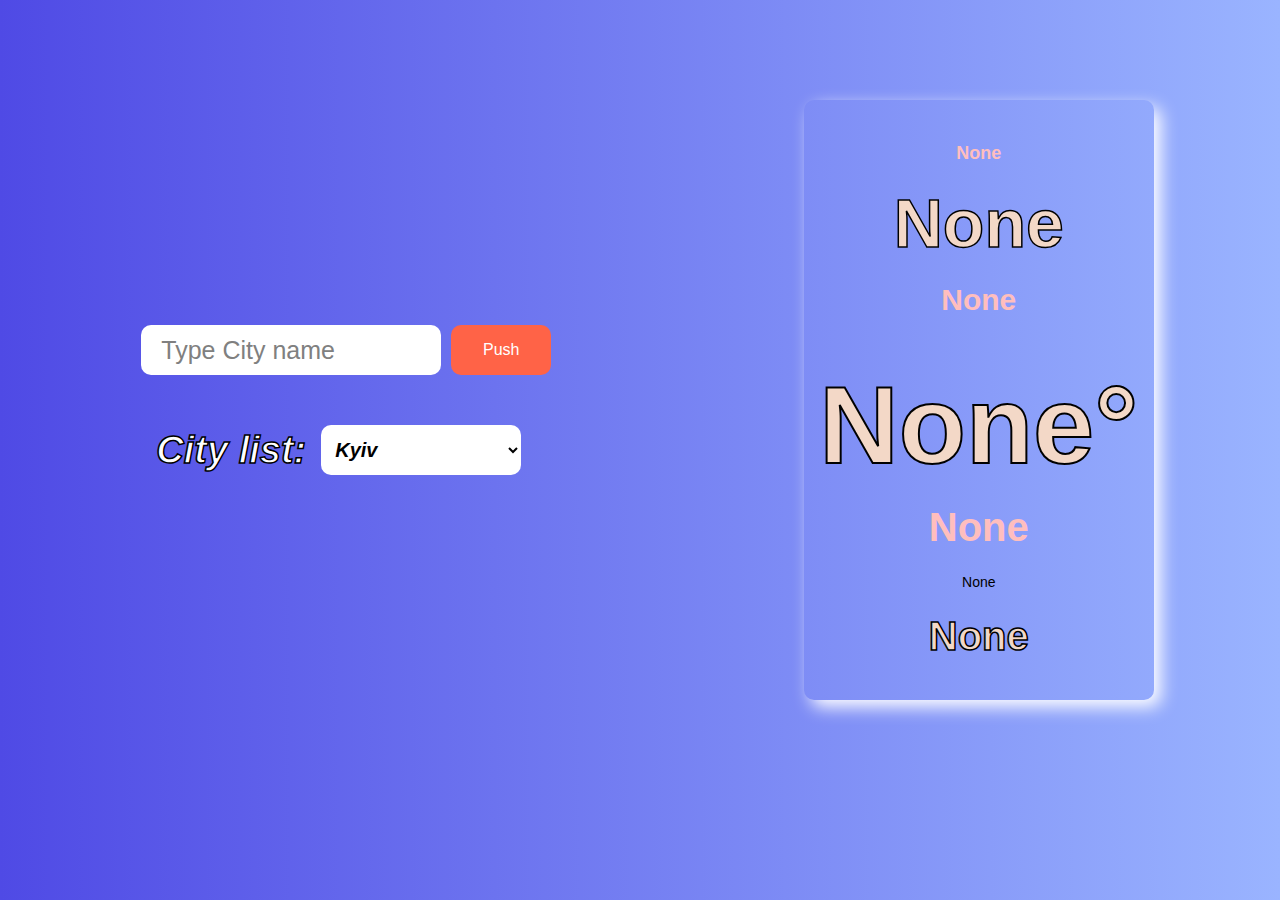
<file: Lesson__14+/index.html>
<!DOCTYPE html>
<html lang="ru">

<head>
	<meta charset="UTF-8">
	<meta name="viewport" content="width=device-width, initial-scale=1.0">
	<meta http-equiv="X-UA-Compatible" content="ie=edge">
	<link rel="stylesheet" href="style.css">
	<title>Document</title>
</head>

<body>
	<div class="wrapper row">
		<div class="push">
			<div class="push__city">
				<input type="text" id="typeSity" placeholder="Type City name" class="push__city-input" value="">
				<button class="push__city-button">Push</button>
			</div>
			<div class="push__city-list">
				<p>City list: </p>
				<select class="push__city-select">
					<option value="kyiv">Kyiv</option>
					<option value="astana">Astana</option>
					<option value="madrid"> Madrid </option>
					<option value="rome"> Rome </option>
					<option value="randers"> Randers </option>
				</select>
			</div>
		</div>
		<div class="weather">
			<p class="weather__time">None</p>
			<p class="weather__name">None</p>
			<p class="weather__country">None</p>
			<hr>
			<p class="weather__temp">None&deg;</p>
			<p class="weather__description">None</p>
			<p class="weather__features">None</p>
			<p class="weather__wind">None</p>
		</div>
	</div>
	<script src="script.js"></script>
</body>

</html>
</file>
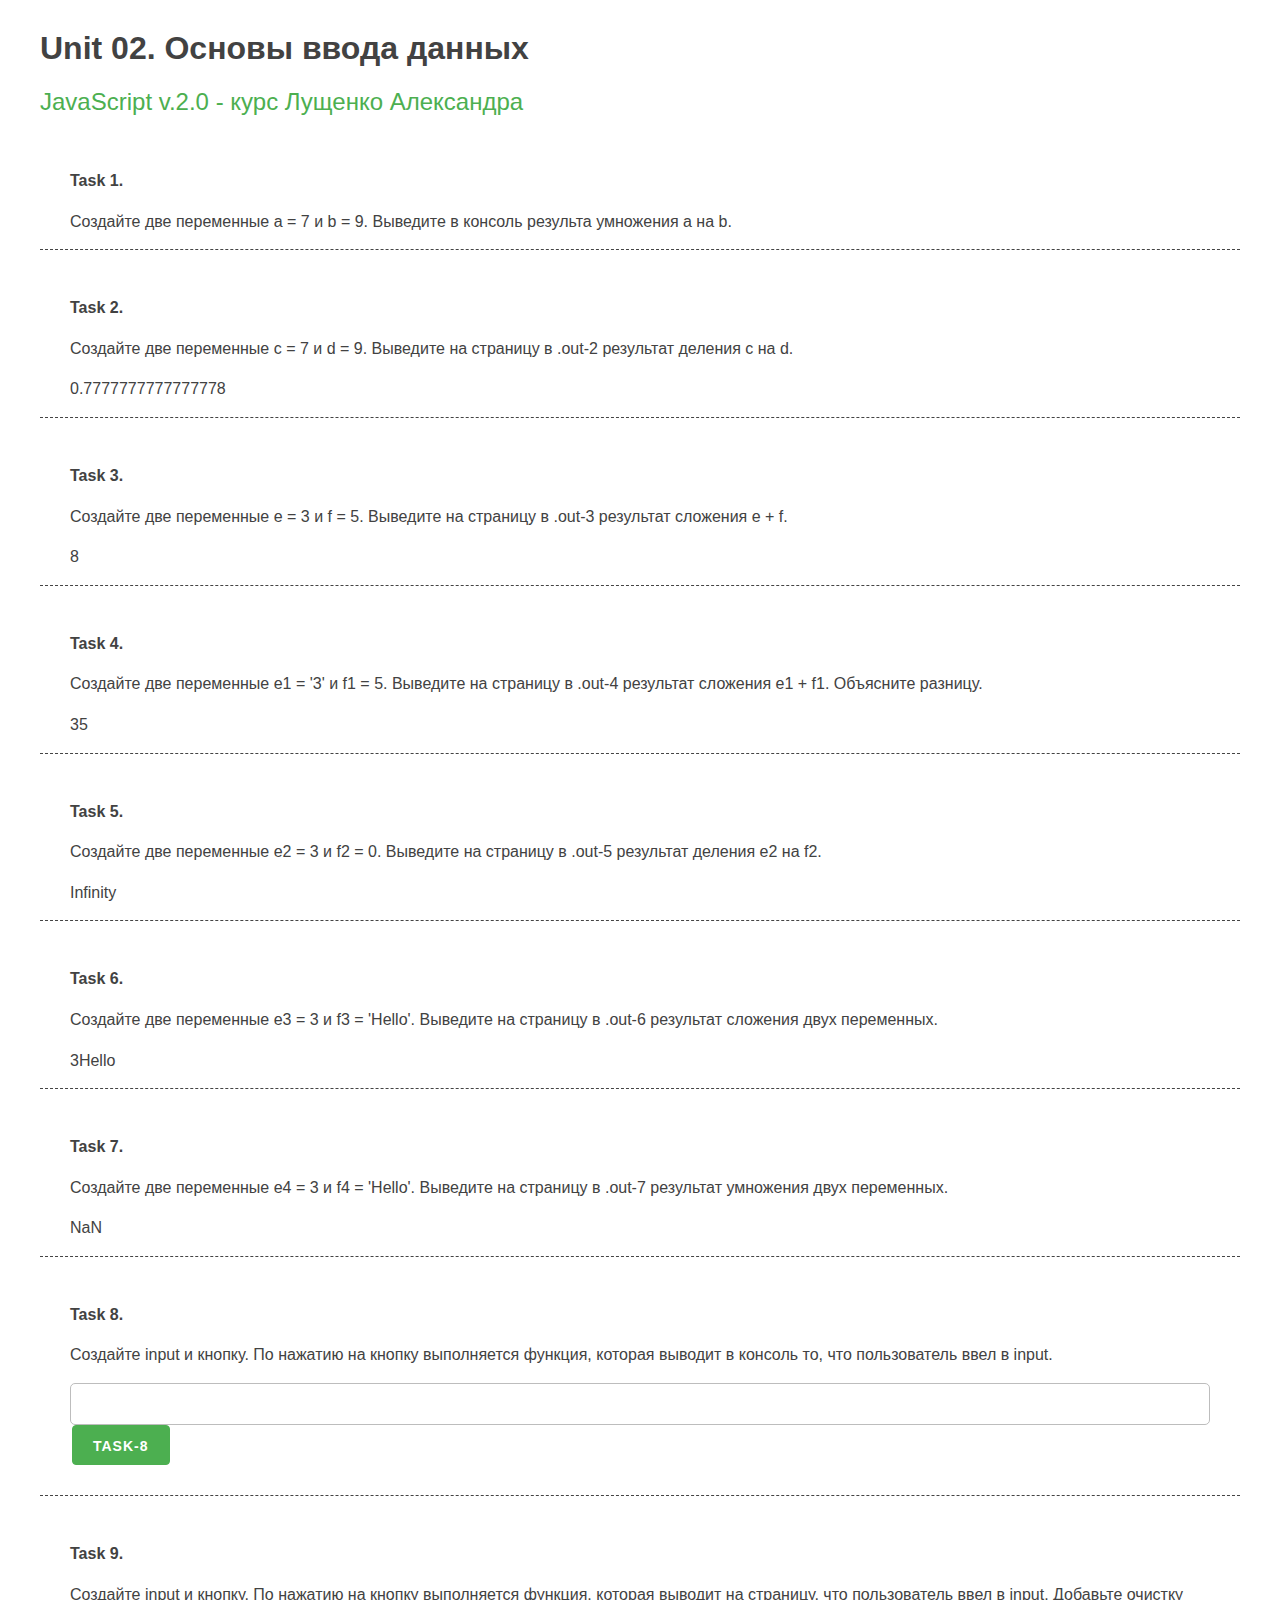
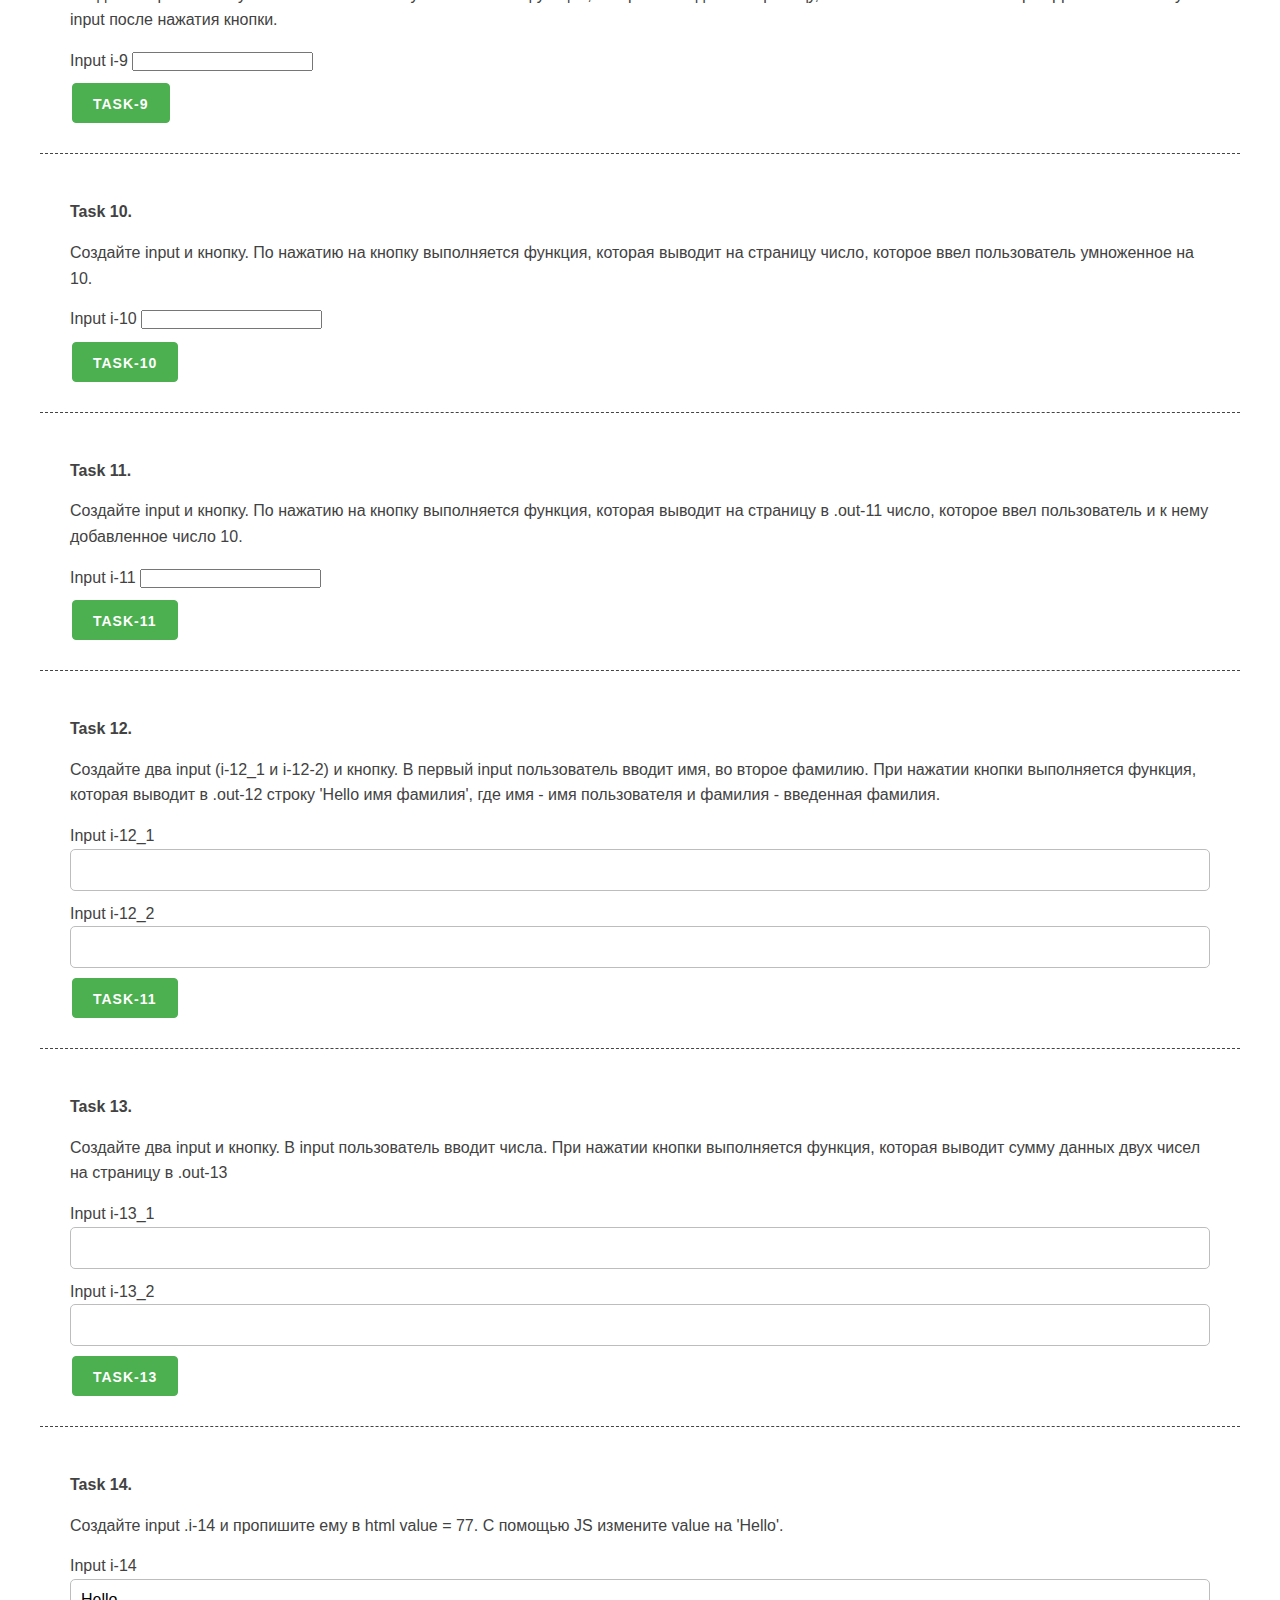
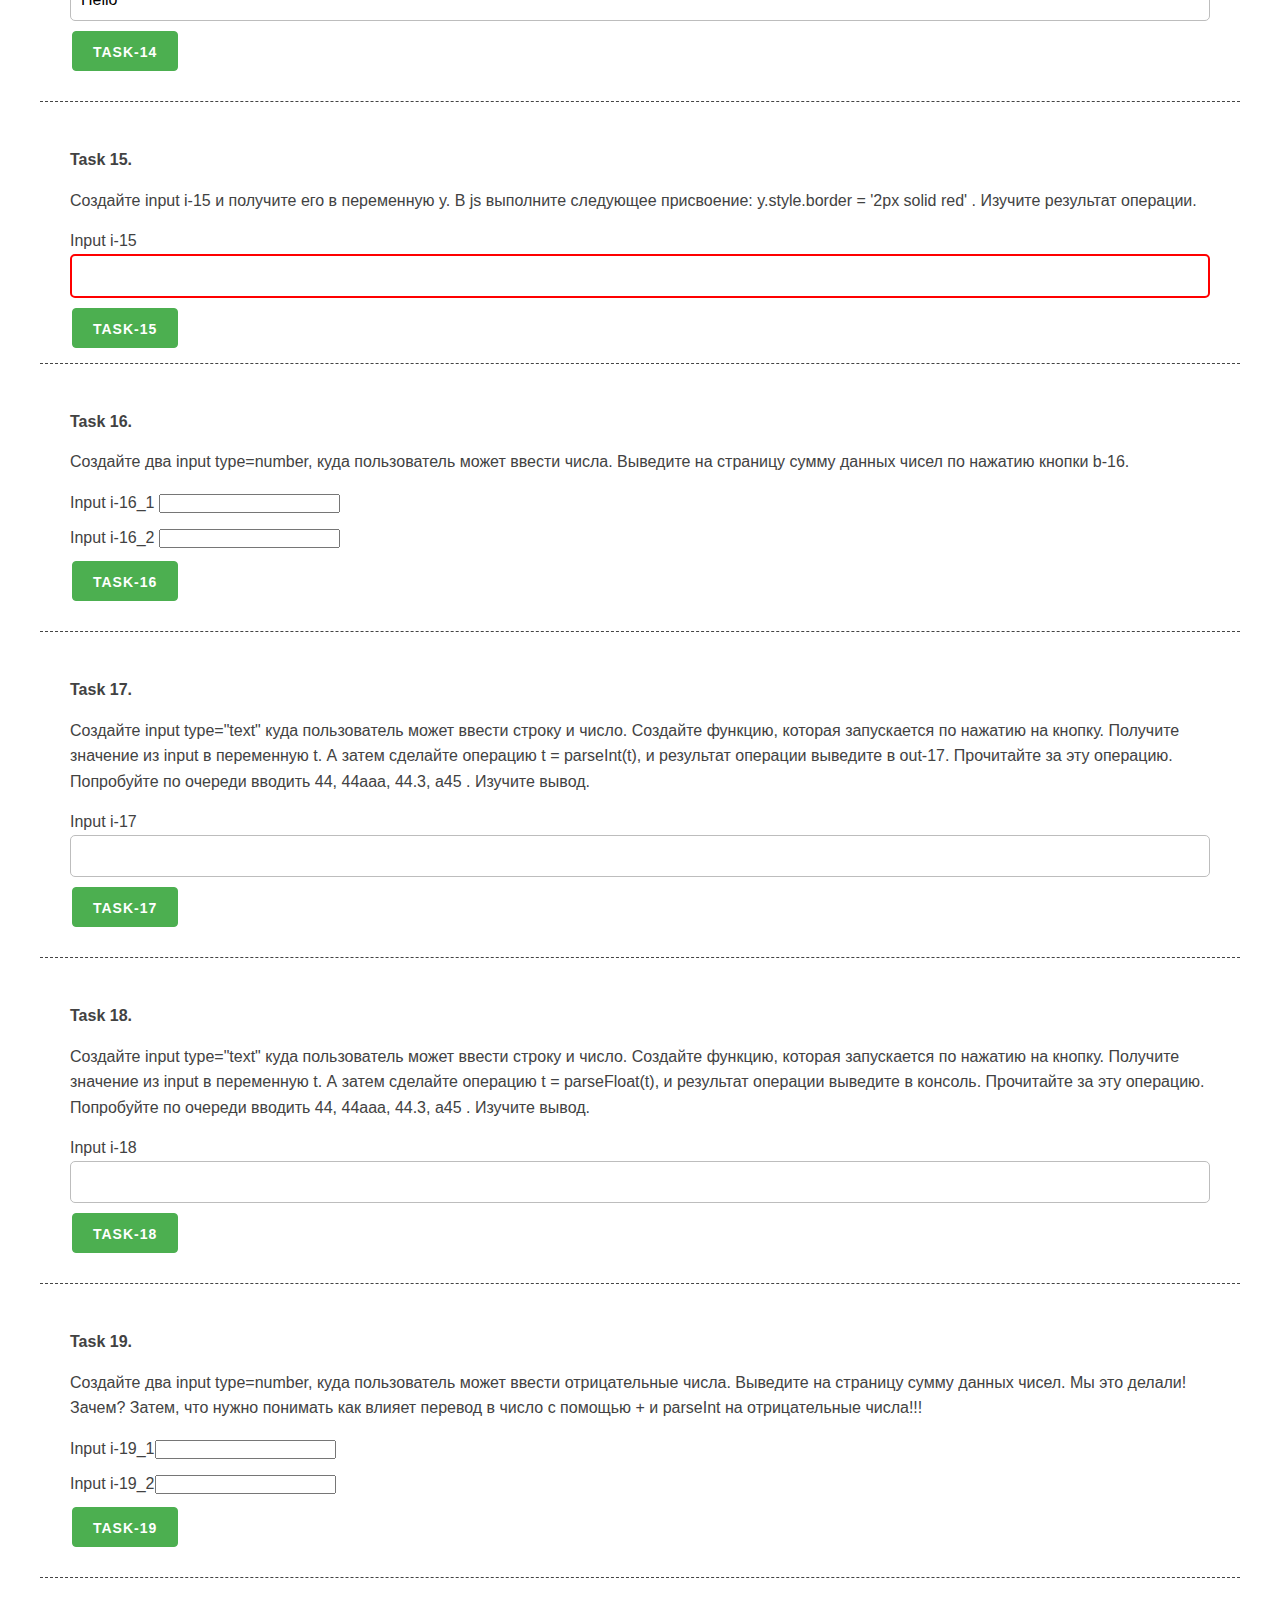
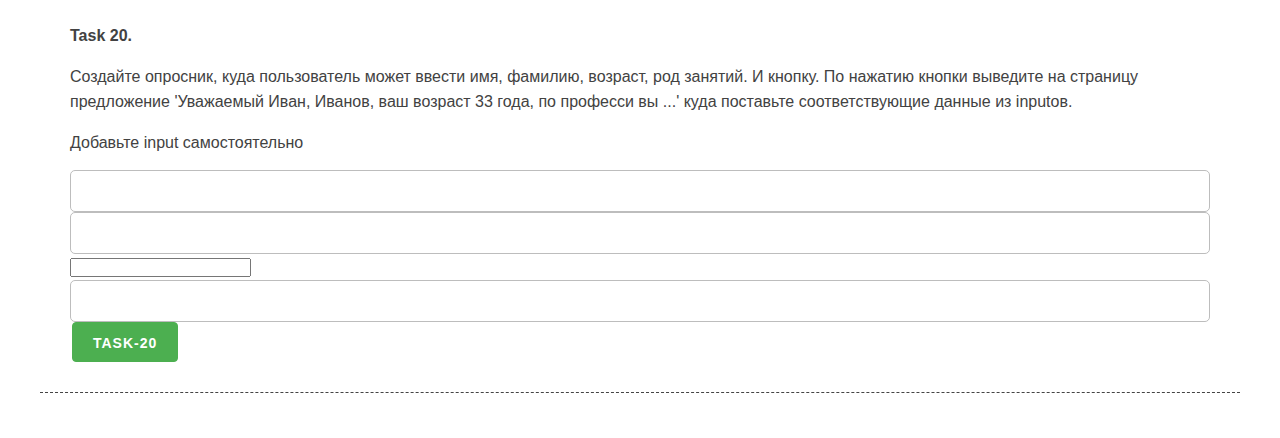
<file: Lesson__02+/unit_02.html>
<!DOCTYPE html>
<html lang="en">

<head>
	<meta charset="UTF-8">
	<meta name="viewport" content="width=device-width, initial-scale=1.0">
	<meta http-equiv="X-UA-Compatible" content="ie=edge">

	<link rel="stylesheet" href="css/mustard-ui.min.css">
	<link rel="stylesheet" href="css/style.css">
	<title>Unit 02</title>
</head>

<body>
	<div class="container">
		<h1>Unit 02. Основы ввода данных </h1>
		<h2><a href="https://itgid.info/course/javascript-2" target="_blank">JavaScript v.2.0 - курс Лущенко
				Александра</a></h2>

		<section>
			<p><b>Task 1.</b></p>
			<p>Создайте две переменные a = 7 и b = 9. Выведите в консоль результа умножения a на b.</p>

		</section>

		<section>
			<p><b>Task 2.</b></p>
			<p>Создайте две переменные c = 7 и d = 9. Выведите на страницу в .out-2 результат деления c на d.</p>
			<div class="out-2"></div>
		</section>

		<section>
			<p><b>Task 3.</b></p>
			<p>Создайте две переменные e = 3 и f = 5. Выведите на страницу в .out-3 результат сложения e + f.</p>
			<div class="out-3"></div>
		</section>

		<section>
			<p><b>Task 4.</b></p>
			<p>Создайте две переменные e1 = '3' и f1 = 5. Выведите на страницу в .out-4 результат сложения e1 + f1.
				Объясните разницу. </p>
				<div class="out-4"></div>
		</section>

		<section>
			<p><b>Task 5.</b></p>
			<p>Создайте две переменные e2 = 3 и f2 = 0. Выведите на страницу в .out-5 результат деления e2 на f2.</p>
			<div class="out-5"></div>
		</section>

		<section>
			<p><b>Task 6.</b></p>
			<p>Создайте две переменные e3 = 3 и f3 = 'Hello'. Выведите на страницу в .out-6 результат сложения двух
				переменных. </p>
				<div class="out-6"></div>
		</section>

		<section>
			<p><b>Task 7.</b></p>
			<p>Создайте две переменные e4 = 3 и f4 = 'Hello'. Выведите на страницу в .out-7 результат умножения двух
				переменных.</p>
			<div class="out-7"></div>
		</section>

		<section>
			<p><b>Task 8.</b></p>
			<p>Создайте input и кнопку. По нажатию на кнопку выполняется функция, которая выводит в консоль то, что
				пользователь ввел в input.</p>
			<input type="text" class="input-8">
			<button class="button-primary b-8">Task-8</button>
			<div class="out-8"></div>
		</section>

		<section>
			<p><b>Task 9.</b></p>
			<p> Создайте input и кнопку. По нажатию на кнопку выполняется функция, которая выводит на страницу, что
				пользователь ввел в input. Добавьте очистку input после нажатия кнопки.</p>

			<div class="form-control">Input i-9 <input type="number" class="i-9"></div>
			<button class="button-primary b-9">Task-9</button>
			<div class="out-9"></div>
		</section>

		<section>
			<p><b>Task 10.</b></p>
			<p>Создайте input и кнопку. По нажатию на кнопку выполняется функция, которая выводит на страницу число,
				которое ввел пользователь умноженное на 10.</p>
			<div class="form-control">Input i-10 <input type="number" class="i-10"></div>
			<button class="button-primary b-10">Task-10</button>
			<div class="out-10"></div>
		</section>

		<section>
			<p><b>Task 11.</b></p>
			<p>Создайте input и кнопку. По нажатию на кнопку выполняется функция, которая выводит на страницу в .out-11
				число, которое ввел пользователь и к нему добавленное число 10.</p>
			<div class="form-control">Input i-11 <input type="number" class="i-11"></div>
			<button class="button-primary b-11">Task-11</button>
			<div class="out-11"></div>
		</section>

		<section>
			<p><b>Task 12.</b></p>
			<p>Создайте два input (i-12_1 и i-12-2) и кнопку. В первый input пользователь вводит имя, во второе фамилию.
				При нажатии кнопки выполняется функция, которая выводит в .out-12 строку 'Hello имя фамилия', где имя -
				имя пользователя и фамилия - введенная фамилия.</p>
			<div class="form-control">Input i-12_1 <input type="text" class="i-12_1"></div>
			<div class="form-control">Input i-12_2 <input type="text" class="i-12_2"></div>
			<button class="button-primary b-12">Task-11</button>
			<div class="out-12"></div>
		</section>

		<section>
			<p><b>Task 13.</b></p>
			<p>Создайте два input и кнопку. В input пользователь вводит числа. При нажатии кнопки выполняется функция,
				которая выводит сумму данных двух чисел на страницу в .out-13</p>
			<div class="form-control">Input i-13_1 <input type="text" class="i-13_1"></div>
			<div class="form-control">Input i-13_2 <input type="text" class="i-13_2"></div>
			<button class="button-primary b-13">Task-13</button>
			<div class="out-13"></div>
		</section>

		<section>
			<p><b>Task 14.</b></p>
			<p>Создайте input .i-14 и пропишите ему в html value = 77. С помощью JS измените value на 'Hello'.</p>
			<div class="form-control">Input i-14 <input type="text" class="i-14" value="77"></div>

			<button class="button-primary b-14">Task-14</button>
			<div class="out-14"></div>
		</section>

		<section>
			<p><b>Task 15.</b></p>
			<p>Создайте input i-15 и получите его в переменную y. В js выполните следующее присвоение: y.style.border =
				'2px solid red' . Изучите результат операции.</p>
			<div class="form-control">Input i-15 <input type="text" class="i-15"></div>

			<button class="button-primary b-15">Task-15</button>
		</section>


		<section>
			<p><b>Task 16.</b></p>
			<p>Создайте два input type=number, куда пользователь может ввести числа. Выведите на страницу сумму данных
				чисел по нажатию кнопки b-16.</p>
			<div class="form-control">Input i-16_1 <input type="number" class="i-16_1"></div>
			<div class="form-control">Input i-16_2 <input type="number" class="i-16_2"></div>
			<button class="button-primary b-16">Task-16</button>
			<div class="out-16"></div>
		</section>

		<section>
			<p><b>Task 17.</b></p>
			<p>Создайте input type="text" куда пользователь может ввести строку и число. Создайте функцию, которая
				запускается по нажатию на кнопку. Получите значение из input в переменную t. А затем сделайте операцию t
				= parseInt(t), и результат операции выведите в out-17. Прочитайте за эту операцию. Попробуйте по очереди
				вводить 44, 44aaa, 44.3, a45 . Изучите вывод.</p>
			<div class="form-control">Input i-17<input type="text" class="i-17"></div>

			<button class="button-primary b-17">Task-17</button>
			<div class="out-17"></div>
		</section>

		<section>
			<p><b>Task 18.</b></p>
			<p>Создайте input type="text" куда пользователь может ввести строку и число. Создайте функцию, которая
				запускается по нажатию на кнопку. Получите значение из input в переменную t. А затем сделайте операцию t
				= parseFloat(t), и результат операции выведите в консоль. Прочитайте за эту операцию. Попробуйте по
				очереди вводить 44, 44aaa, 44.3, a45 . Изучите вывод.</p>
			<div class="form-control">Input i-18<input type="text" class="i-18"></div>

			<button class="button-primary b-18">Task-18</button>
			<div class="out-18"></div>
		</section>

		<section>
			<p><b>Task 19.</b></p>
			<p>Создайте два input type=number, куда пользователь может ввести отрицательные числа. Выведите на страницу
				сумму данных чисел. Мы это делали! Зачем? Затем, что нужно понимать как влияет перевод в число с помощью
				+ и parseInt на отрицательные числа!!!</p>
			<div class="form-control">Input i-19_1<input type="number" class="i-19_1"></div>
			<div class="form-control">Input i-19_2<input type="number" class="i-19_2"></div>
			<button class="button-primary b-19">Task-19</button>
			<div class="out-19"></div>
		</section>

		<section>
			<p><b>Task 20.</b></p>
			<p>Создайте опросник, куда пользователь может ввести имя, фамилию, возраст, род занятий. И кнопку. По
				нажатию кнопки выведите на страницу предложение 'Уважаемый Иван, Иванов, ваш возраст 33 года, по
				професси вы ...' куда поставьте соответствующие данные из inputов.</p>
			<p>Добавьте input самостоятельно</p>
			<input type="text" class="firstname">
			<input type="text" class="lastname">
			<input type="number" class="age">
			<input type="text" class="hobby">
			<button class="button-primary b-20">Task-20</button>
			<div class="out-20"></div>
		</section>

	</div>

	<script src="unit_02.js"></script>
</body>

</html>
</file>
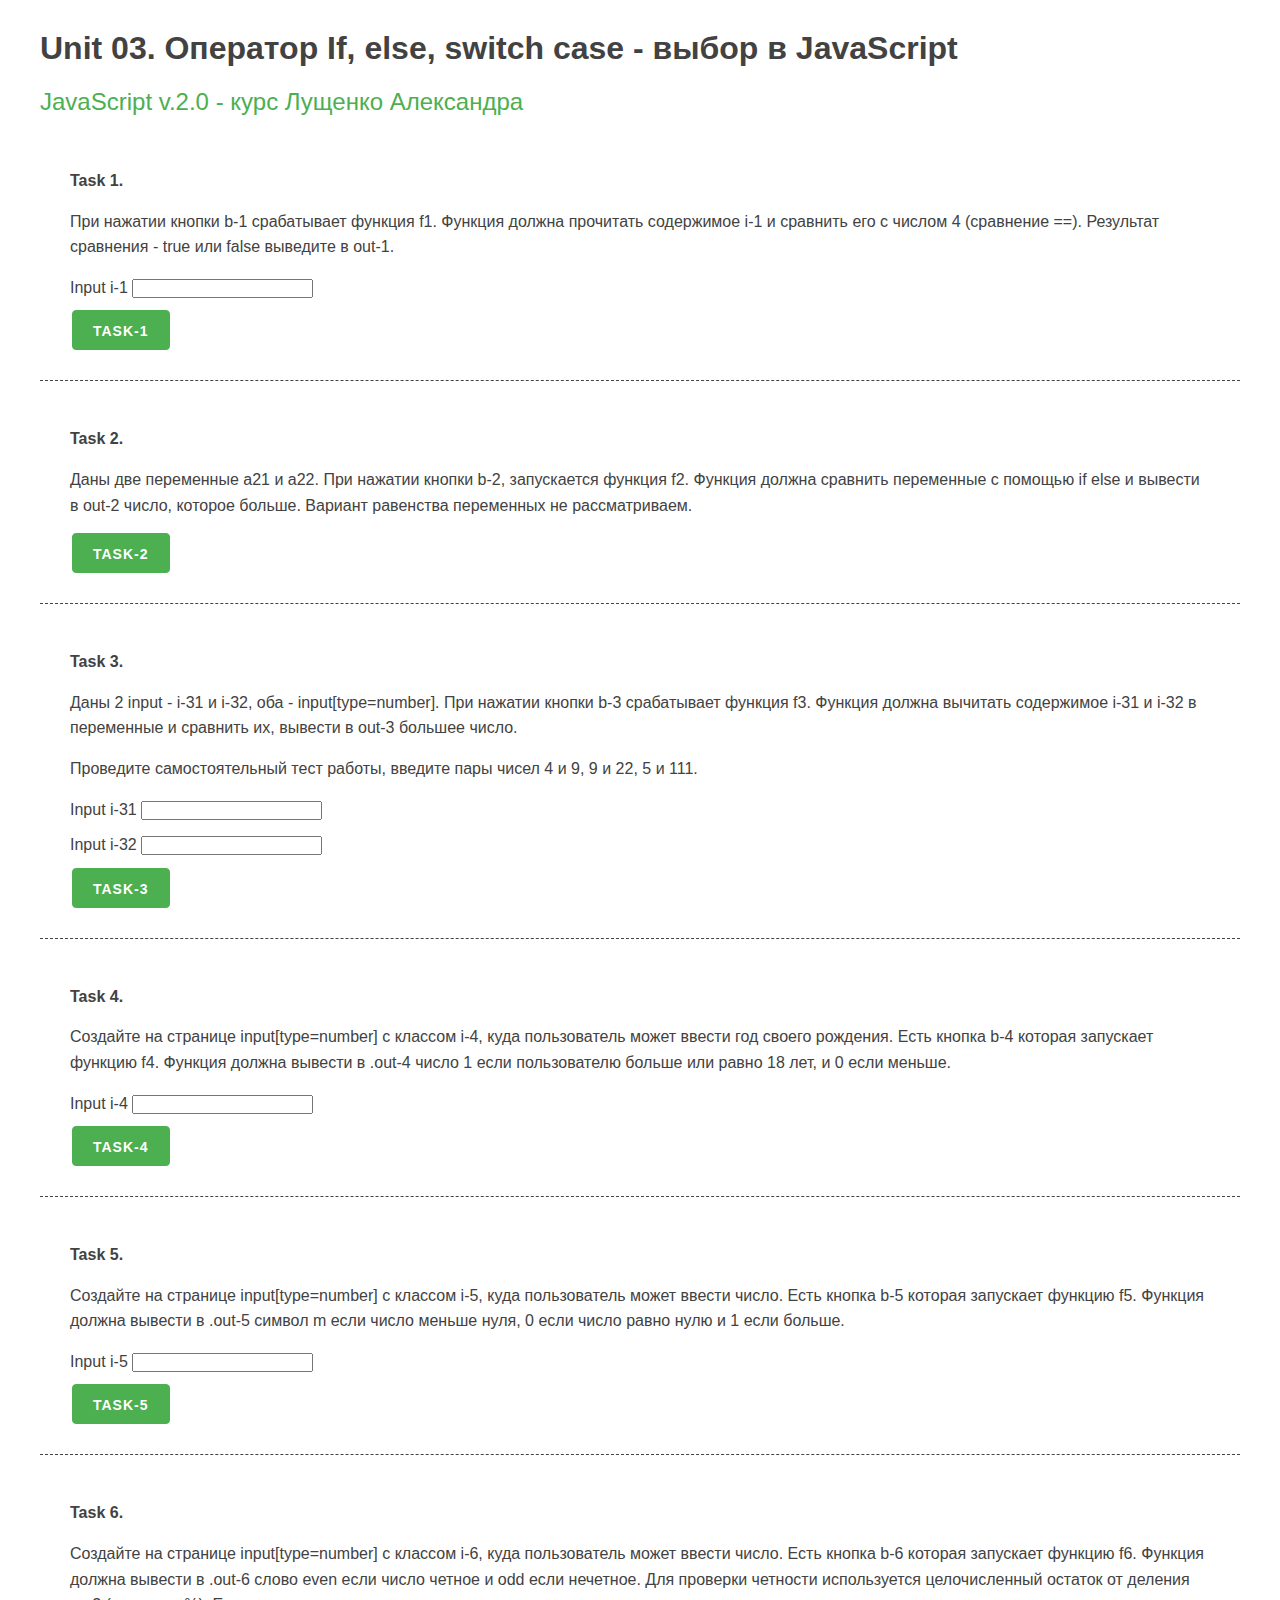
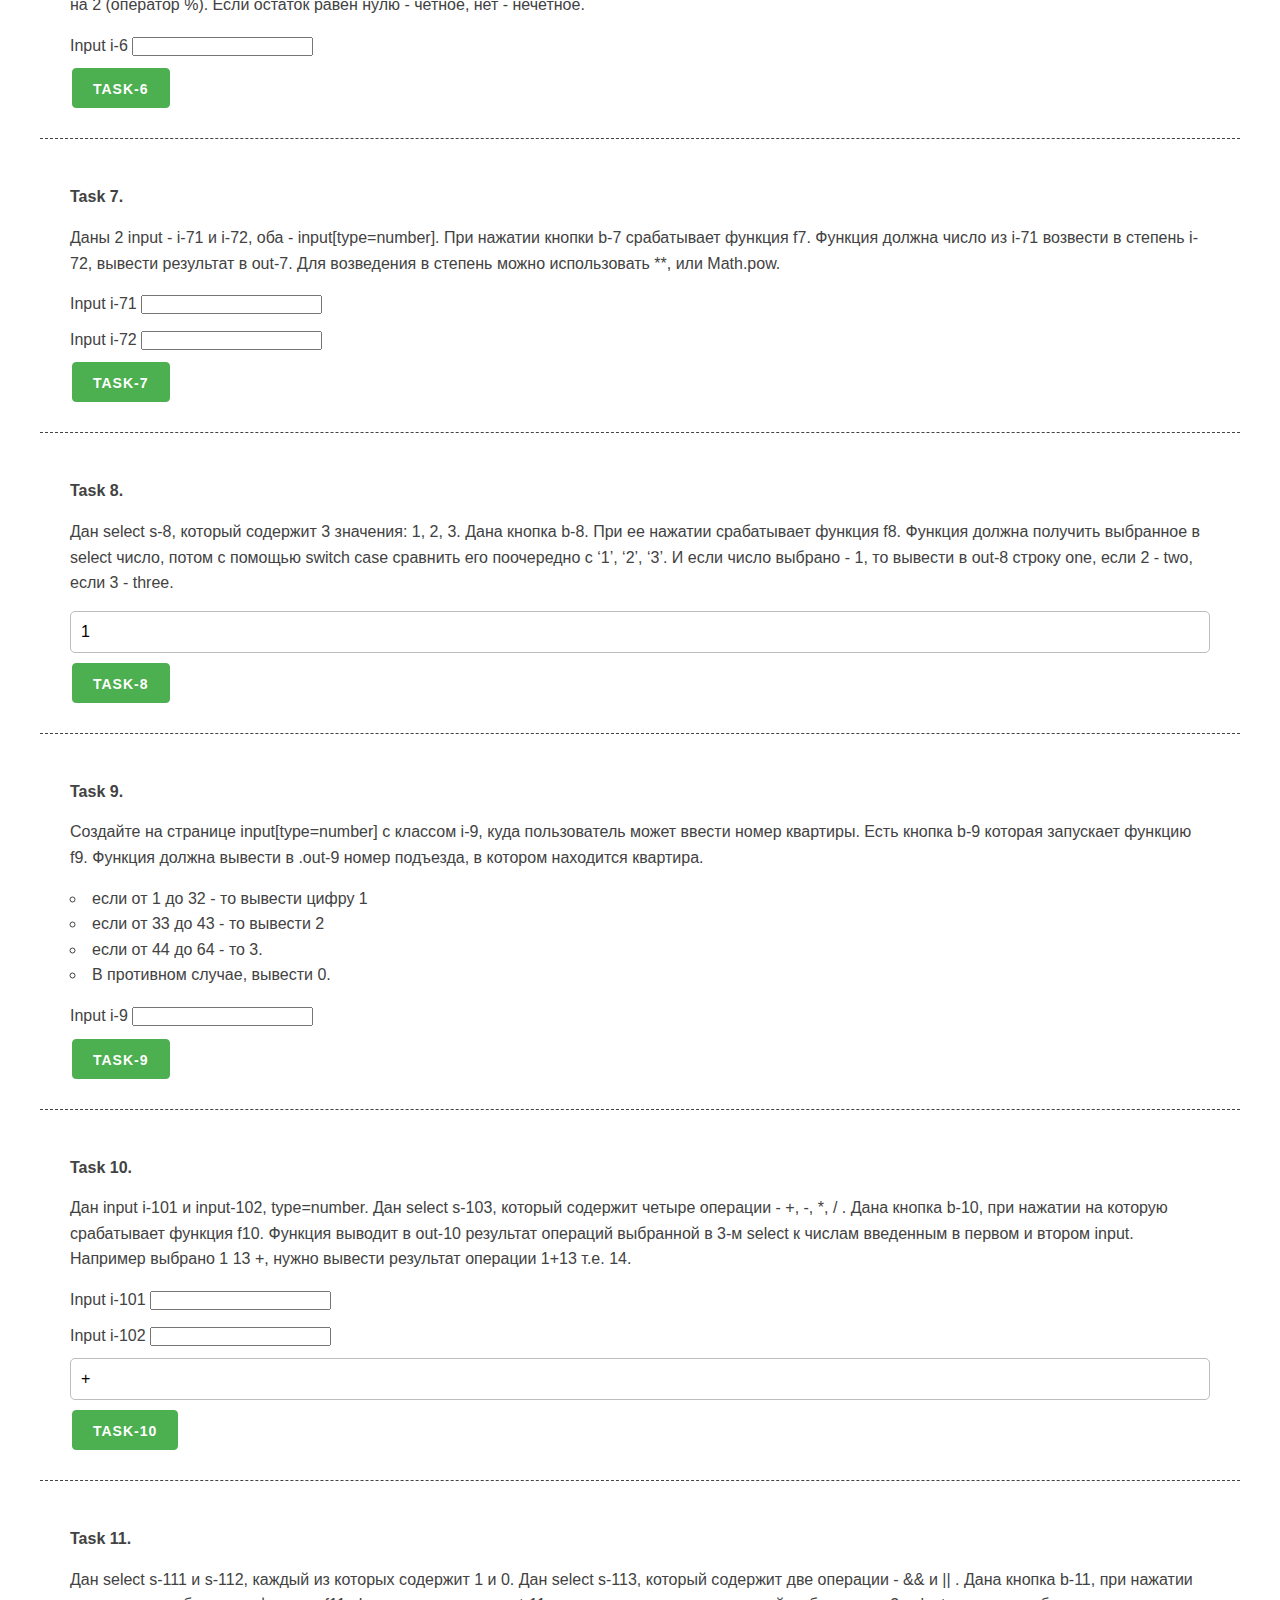
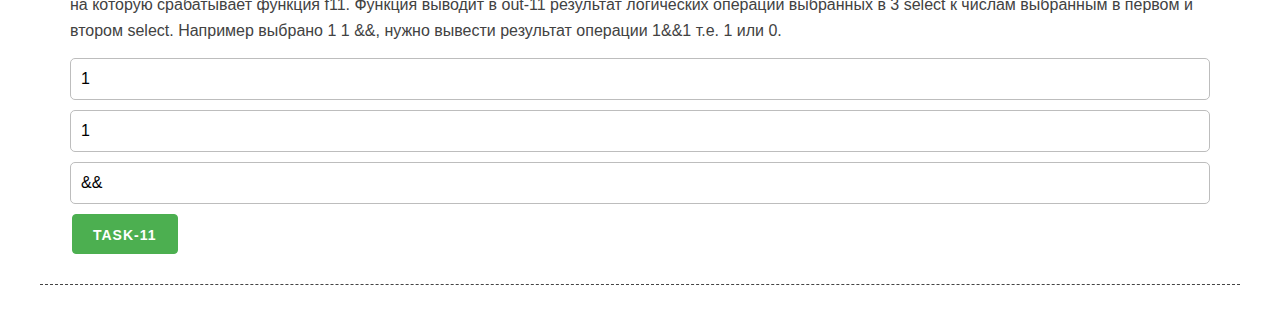
<file: Lesson__03+/unit_03.html>
<!DOCTYPE html>
<html lang="en">

<head>
    <meta charset="UTF-8">
    <meta name="viewport" content="width=device-width, initial-scale=1.0">
    <meta http-equiv="X-UA-Compatible" content="ie=edge">
    <link rel="stylesheet" href="css/mustard-ui.min.css">
    <link rel="stylesheet" href="css/style.css">
    <title>Unit 03</title>
</head>

<body>
    <div class="container">
        <h1>Unit 03. Оператор If, else, switch case - выбор в JavaScript</h1>
        <h2><a href="https://itgid.info/course/javascript-2" target="_blank">JavaScript v.2.0 - курс Лущенко
                Александра</a></h2>

        <section>
            <p><b>Task 1.</b></p>
            <p>При нажатии кнопки b-1 срабатывает функция f1. Функция должна прочитать содержимое i-1 и сравнить его с
                числом 4 (сравнение ==). Результат сравнения - true или false выведите в out-1.</p>
            <div class="form-control">Input i-1 <input type="number" class="i-1"></div>
            <button class="button-primary b-1">Task-1</button>
            <div class="out-1"></div>
        </section>

        <section>
            <p><b>Task 2.</b></p>
            <p>Даны две переменные a21 и a22. При нажатии кнопки b-2, запускается функция f2. Функция должна сравнить
                переменные с помощью if else и вывести в out-2 число, которое больше. Вариант равенства переменных не
                рассматриваем. </p>
            <button class="button-primary b-2">Task-2</button>
            <div class="out-2"></div>
        </section>

        <section>
            <p><b>Task 3.</b></p>
            <p>Даны 2 input - i-31 и i-32, оба - input[type=number]. При нажатии кнопки b-3 срабатывает функция f3.
                Функция должна вычитать содержимое i-31 и i-32 в переменные и сравнить их, вывести в out-3 большее
                число.</p>
            <p>Проведите самостоятельный тест работы, введите пары чисел 4 и 9, 9 и 22, 5 и 111.</p>
            <div class="form-control">Input i-31 <input type="number" class="i-31"></div>
            <div class="form-control">Input i-32 <input type="number" class="i-32"></div>
            <button class="button-primary b-3">Task-3</button>
            <div class="out-3"></div>
        </section>

        <section>
            <p><b>Task 4.</b></p>
            <p>Создайте на странице input[type=number] с классом i-4, куда пользователь может ввести год своего
                рождения. Есть кнопка b-4 которая запускает функцию f4. Функция должна вывести в .out-4 число 1 если
                пользователю больше или равно 18 лет, и 0 если меньше.
            </p>
            <div class="form-control">Input i-4 <input type="number" class="i-4"></div>
            <button class="button-primary b-4">Task-4</button>
            <div class="out-4"></div>
        </section>

        <section>
            <p><b>Task 5.</b></p>
            <p> Создайте на странице input[type=number] с классом i-5, куда пользователь может ввести число. Есть кнопка
                b-5 которая запускает функцию f5. Функция должна вывести в .out-5 символ m если число меньше нуля, 0
                если число равно нулю и 1 если больше.</p>
            <div class="form-control">Input i-5 <input type="number" class="i-5"></div>
            <button class="button-primary b-5">Task-5</button>
            <div class="out-5"></div>
        </section>

        <section>
            <p><b>Task 6.</b></p>
            <p>Создайте на странице input[type=number] с классом i-6, куда пользователь может ввести число. Есть кнопка
                b-6 которая запускает функцию f6. Функция должна вывести в .out-6 слово even если число четное и odd
                если нечетное. Для проверки четности используется целочисленный остаток от деления на 2 (оператор %).
                Если остаток равен нулю - четное, нет - нечетное. </p>
            <div class="form-control">Input i-6 <input type="number" class="i-6"></div>
            <button class="button-primary b-6">Task-6</button>
            <div class="out-6"></div>
        </section>

        <section>
            <p><b>Task 7.</b></p>
            <p>Даны 2 input - i-71 и i-72, оба - input[type=number]. При нажатии кнопки b-7 срабатывает функция f7.
                Функция должна число из i-71 возвести в степень i-72, вывести результат в out-7. Для возведения в
                степень можно использовать **, или Math.pow.</p>
            <div class="form-control">Input i-71 <input type="number" class="i-71"></div>
            <div class="form-control">Input i-72 <input type="number" class="i-72"></div>

            <button class="button-primary b-7">Task-7</button>
            <div class="out-7"></div>
        </section>

        <section>
            <p><b>Task 8.</b></p>
            <p>Дан select s-8, который содержит 3 значения: 1, 2, 3. Дана кнопка b-8. При ее нажатии срабатывает функция
                f8. Функция должна получить выбранное в select число, потом с помощью switch case сравнить его
                поочередно с ‘1’, ‘2’, ‘3’. И если число выбрано - 1, то вывести в out-8 строку one, если 2 - two, если
                3 - three. </p>
            <div class="form-control">
                <select class="s-8">
                    <option value="1">1</option>
                    <option value="2">2</option>
                    <option value="3">3</option>
                </select>
            </div>
            <button class="button-primary b-8">Task-8</button>
            <div class="out-8"></div>
        </section>

        <section>
            <p><b>Task 9.</b></p>
            <p> Создайте на странице input[type=number] с классом i-9, куда пользователь может ввести номер квартиры.
                Есть кнопка b-9 которая запускает функцию f9. Функция должна вывести в .out-9 номер подъезда, в котором
                находится квартира.
            </p>
            <ul>
                <li>если от 1 до 32 - то вывести цифру 1</li>
                <li> если от 33 до 43 - то вывести 2</li>
                <li> если от 44 до 64 - то 3.</li>
                <li> В противном случае, вывести 0.</li>
            </ul>
            <div class="form-control">Input i-9 <input type="number" class="i-9"></div>

            <button class="button-primary b-9">Task-9</button>
            <div class="out-9"></div>
        </section>

        <section>
            <p><b>Task 10.</b></p>
            <p>Дан input i-101 и input-102, type=number. Дан select s-103, который содержит четыре операции - +, -, *, /
                .
                Дана кнопка b-10, при нажатии на которую срабатывает функция f10. Функция выводит в out-10 результат
                операций выбранной в 3-м select к числам введенным в первом и втором input. Например выбрано 1 13 +,
                нужно вывести результат операции 1+13 т.е. 14.
            </p>
            <div class="form-control">Input i-101 <input type="number" class="i-101"></div>
            <div class="form-control">Input i-102 <input type="number" class="i-102"></div>
            <div class="form-control">
                <select class="s-103">
                    <option value="+">+</option>
                    <option value="-">-</option>
                    <option value="*">*</option>
                    <option value="/">/</option>
                </select>
            </div>
            <button class="button-primary b-10">Task-10</button>
            <div class="out-10"></div>
        </section>

        <section>
            <p><b>Task 11.</b></p>
            <p>Дан select s-111 и s-112, каждый из которых содержит 1 и 0. Дан select s-113, который содержит две
                операции - && и || . Дана кнопка b-11, при нажатии на которую срабатывает функция f11. Функция выводит в
                out-11 результат логических операций выбранных в 3 select к числам выбранным в первом и втором select.
                Например выбрано 1 1 &&, нужно вывести результат операции 1&&1 т.е. 1 или 0. </p>
            <div class="form-control">
                <select class="s-111">
                    <option value="1">1</option>
                    <option value="0">0</option>
                </select>
            </div>
            <div class="form-control">
                <select class="s-112">
                    <option value="1">1</option>
                    <option value="0">0</option>
                </select>
            </div>
            <div class="form-control">
                <select class="s-113">
                    <option value="&&">&&</option>
                    <option value="||">||</option>
                </select>
            </div>
            <button class="button-primary b-11">Task-11</button>
            <div class="out-11"></div>
        </section>

    </div>

    <script src="unit_03.js"></script>
</body>

</html>
</file>
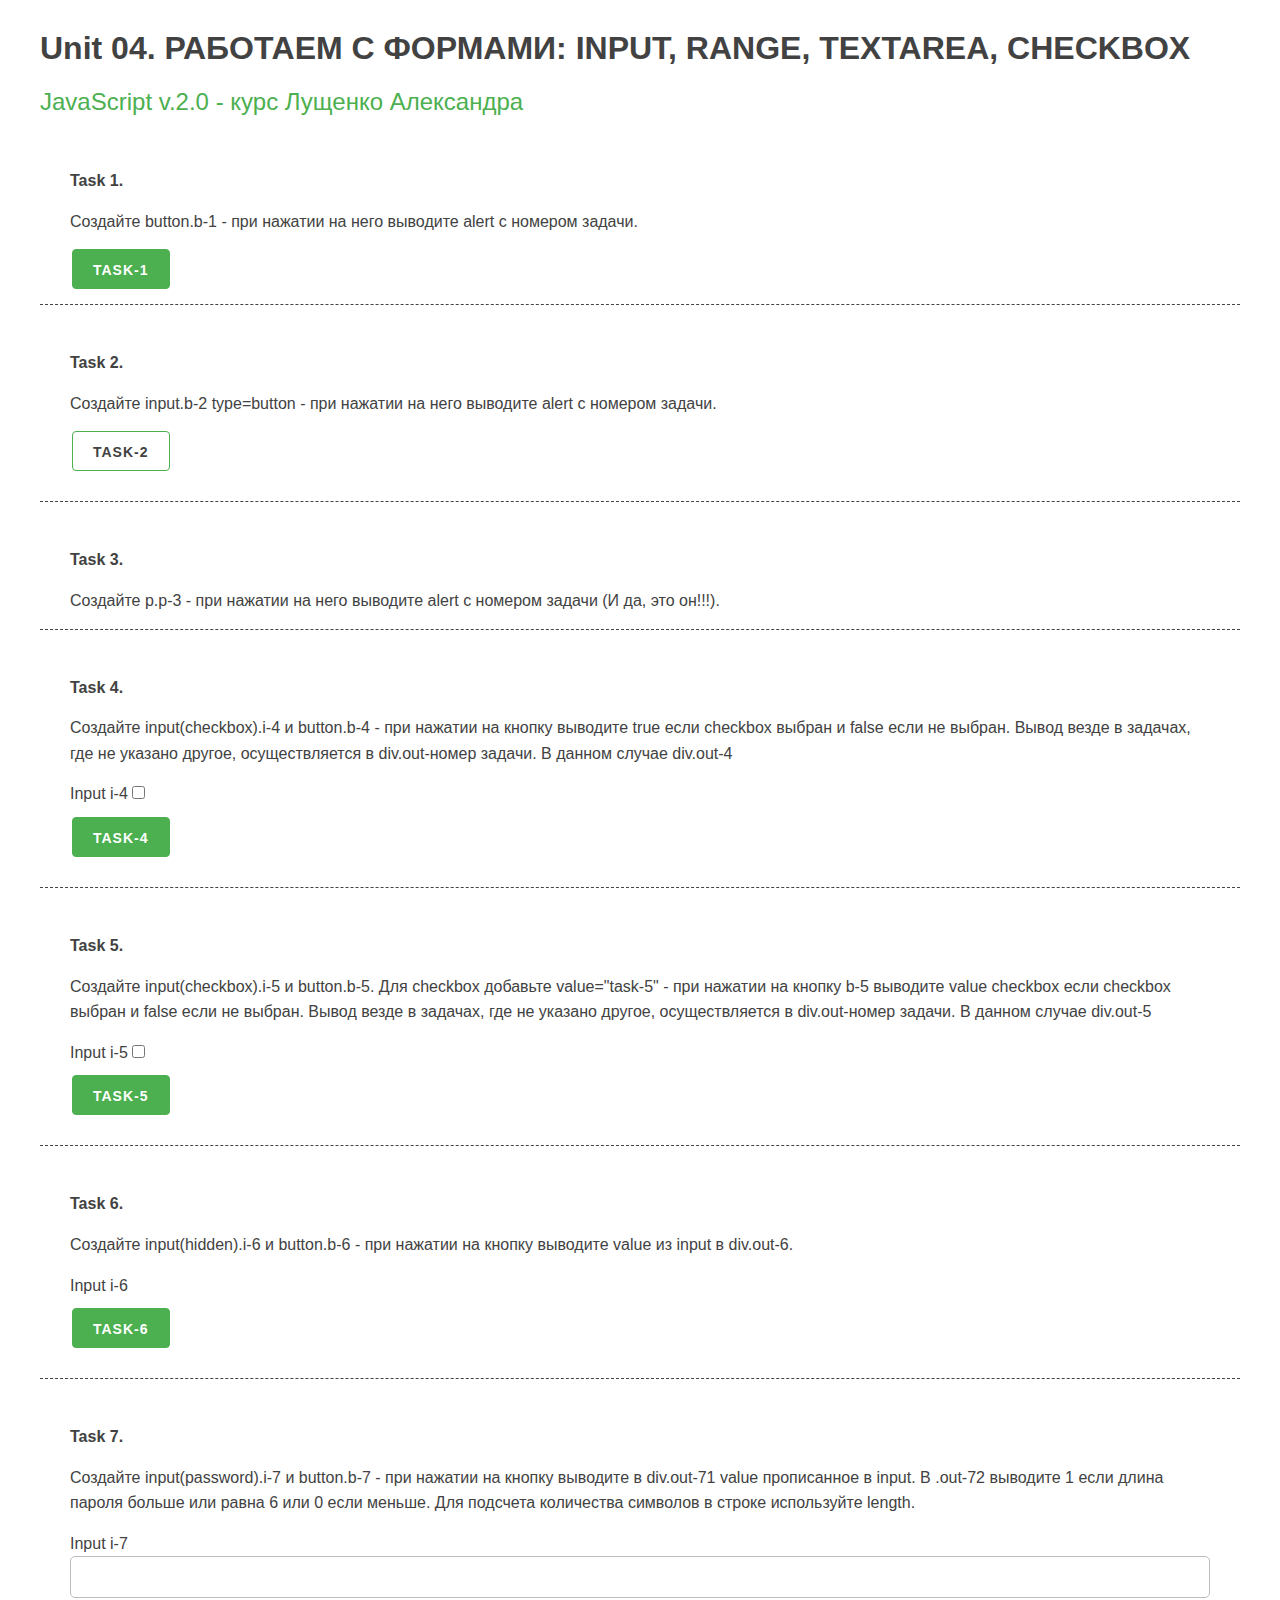
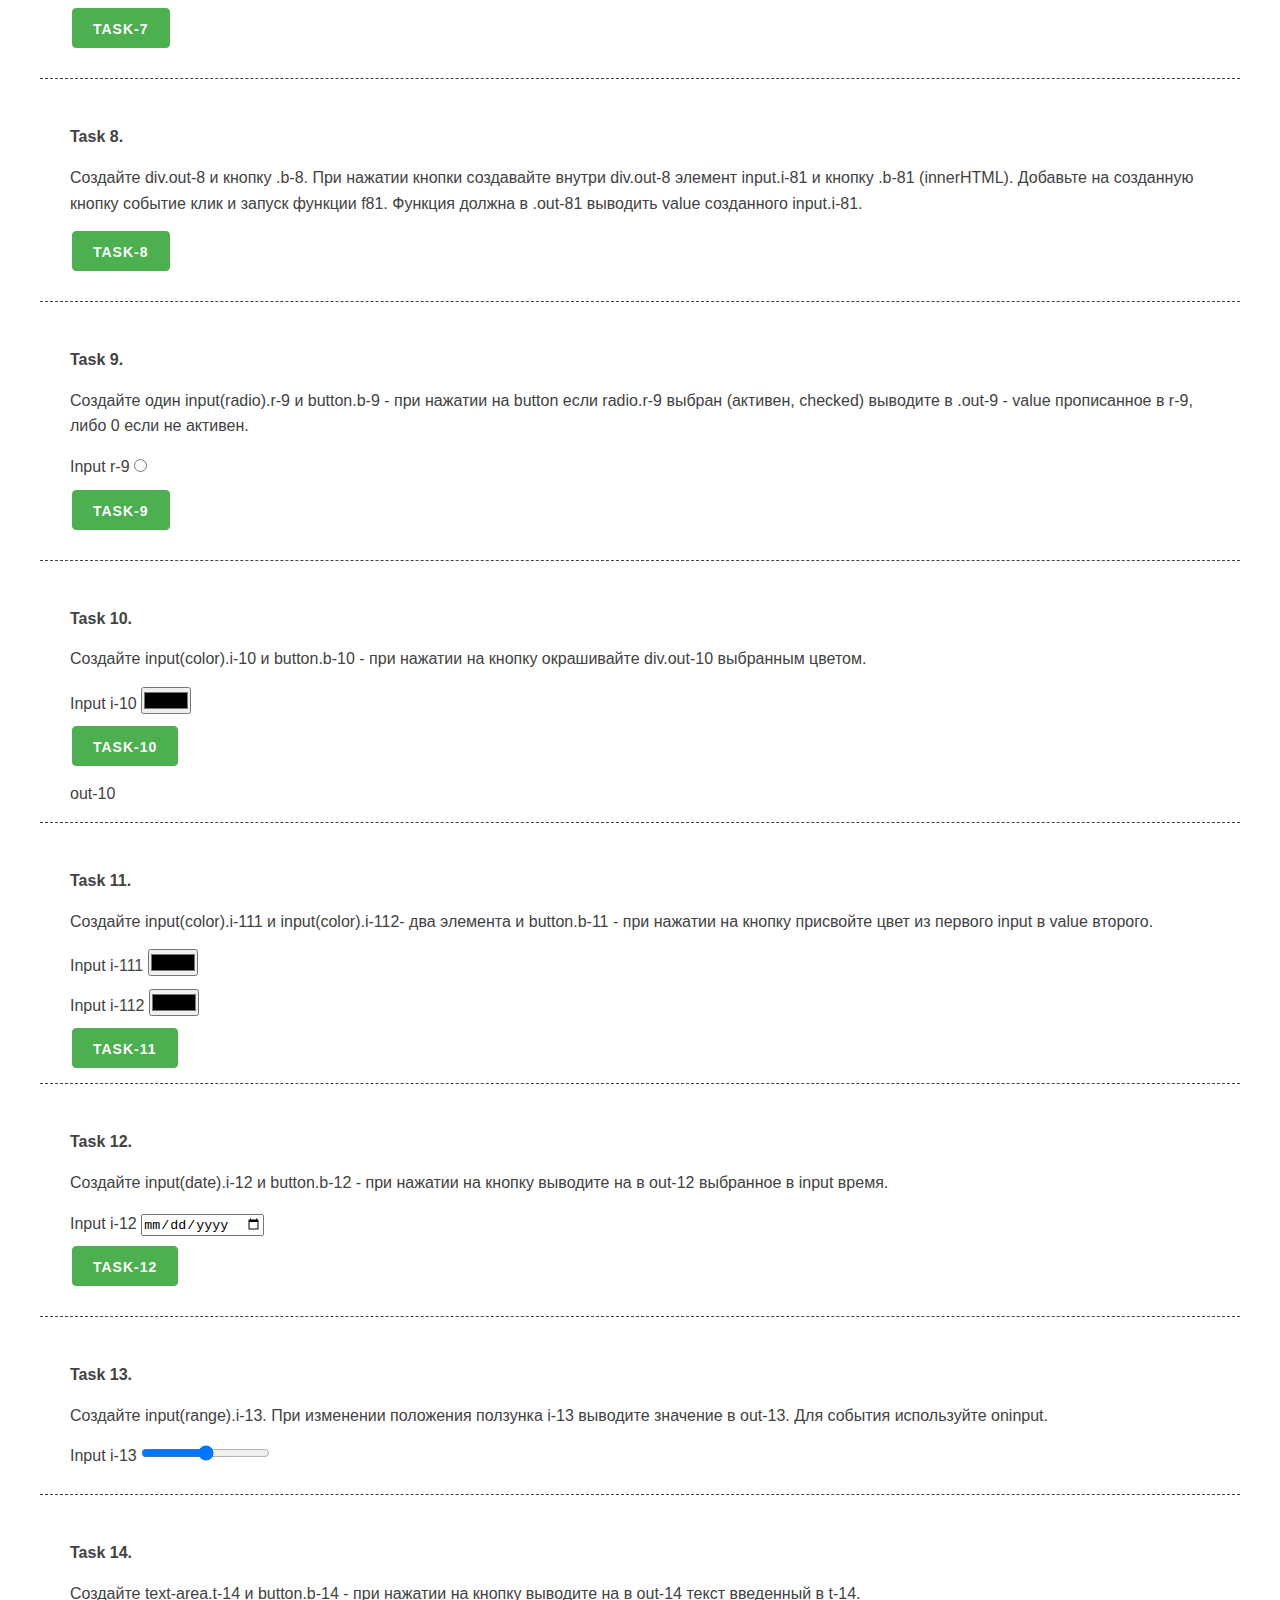
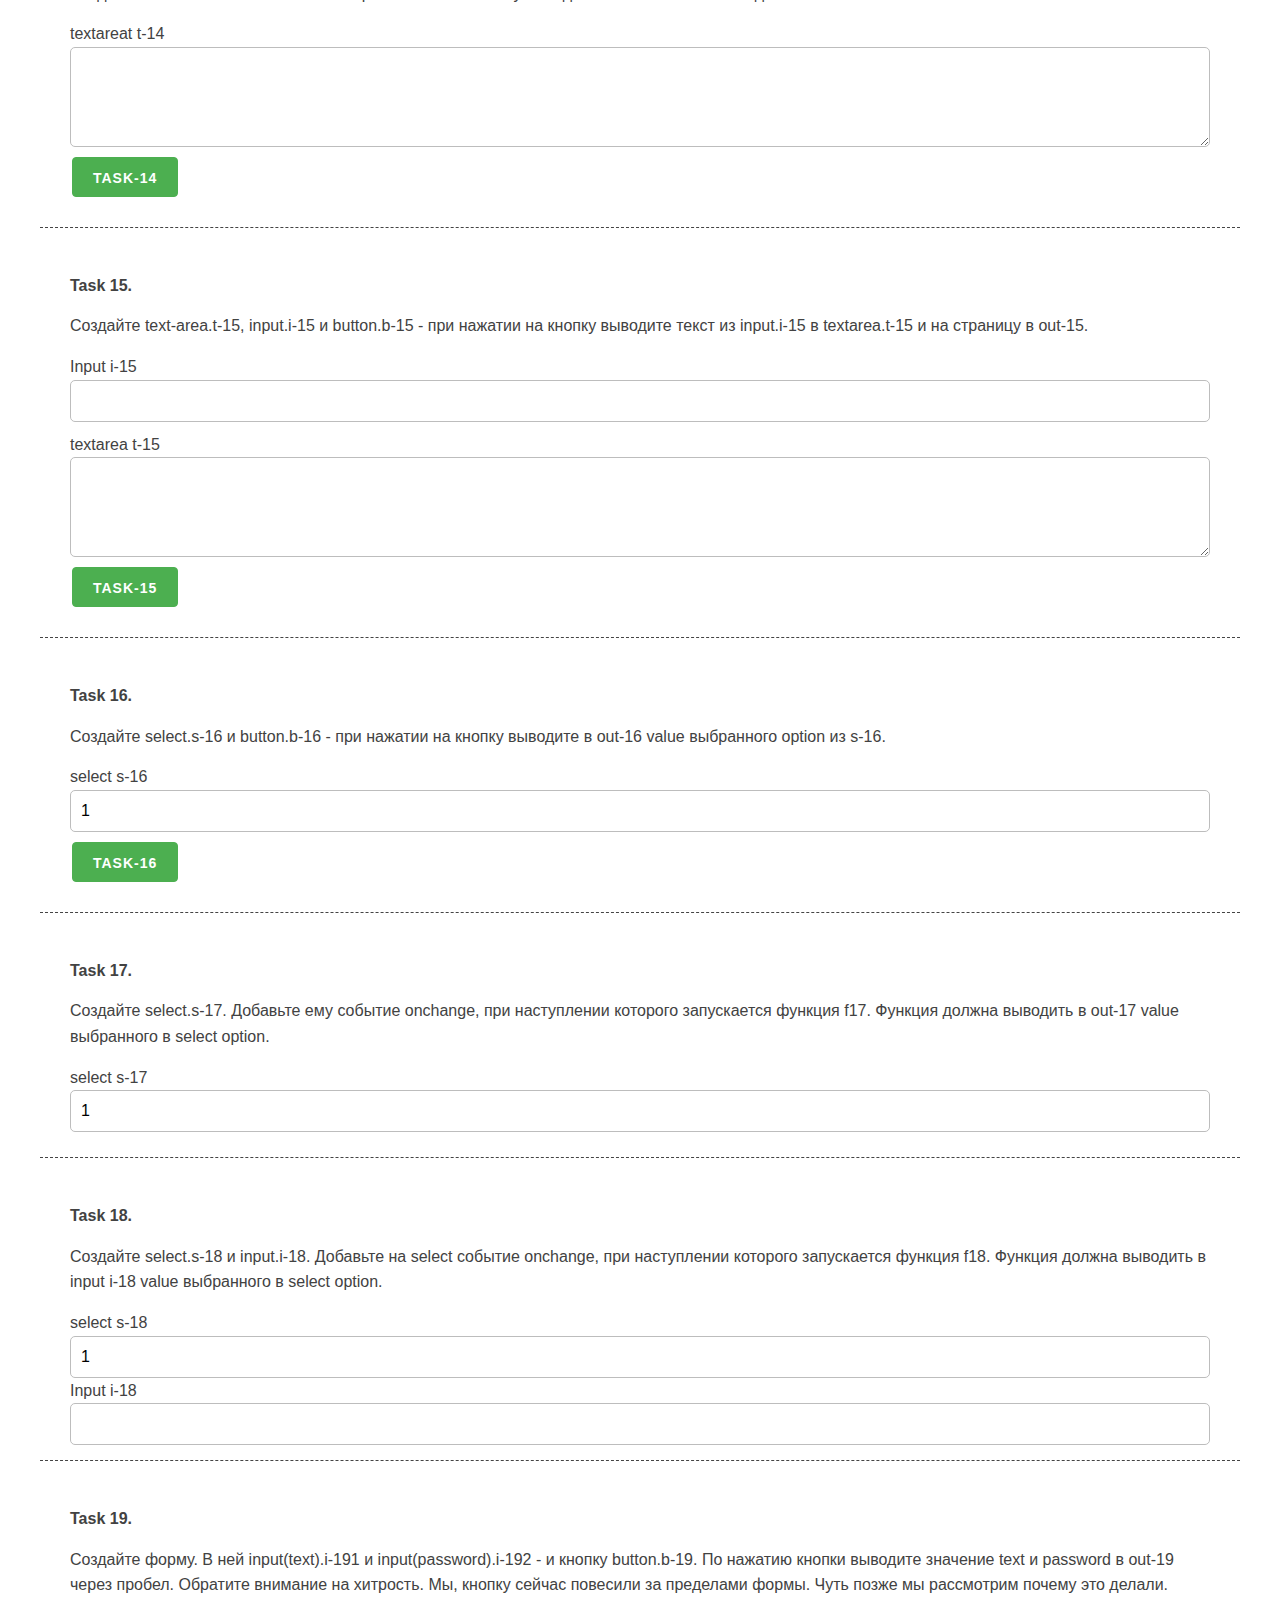
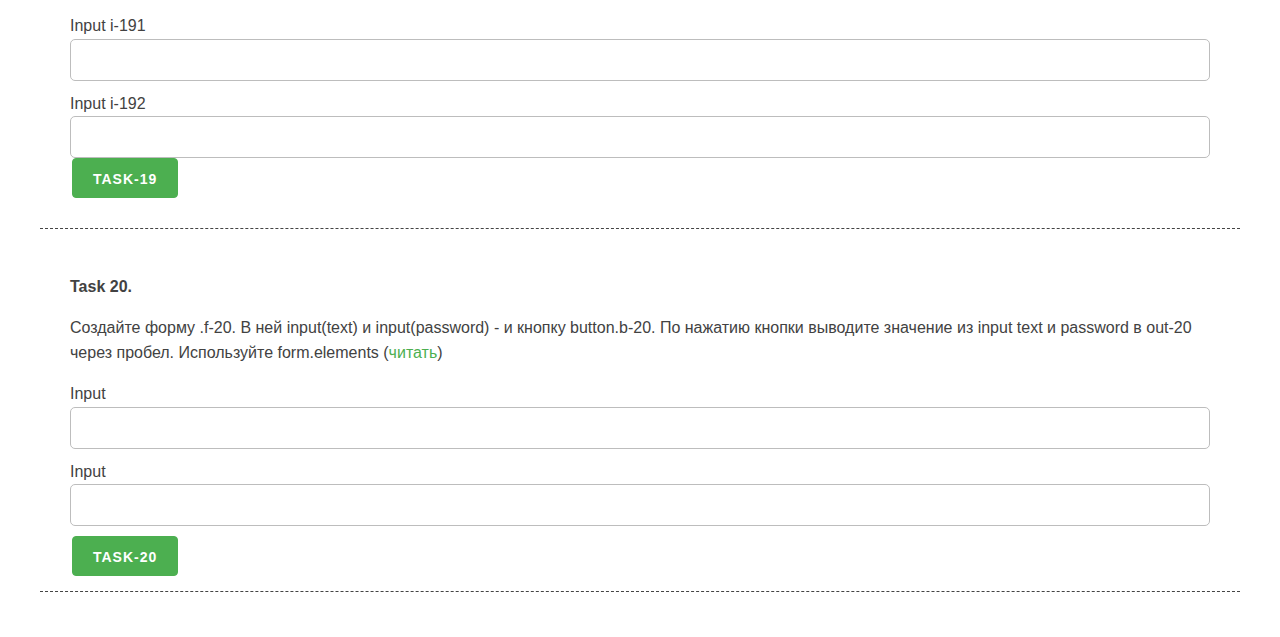
<file: Lesson__04+/unit_04.html>
<!DOCTYPE html>
<html lang="en">

<head>
    <meta charset="UTF-8">
    <meta name="viewport" content="width=device-width, initial-scale=1.0">
    <meta http-equiv="X-UA-Compatible" content="ie=edge">
    <link rel="stylesheet" href="css/mustard-ui.min.css">
    <link rel="stylesheet" href="css/style.css">
    <title>Unit 04</title>
</head>

<body>
    <div class="container">
        <h1>Unit 04. РАБОТАЕМ С ФОРМАМИ: INPUT, RANGE, TEXTAREA, CHECKBOX</h1>
        <h2><a href="https://itgid.info/course/javascript-2" target="_blank">JavaScript v.2.0 - курс Лущенко
                Александра</a></h2>

        <section>
            <p><b>Task 1.</b></p>
            <p>Создайте button.b-1 - при нажатии на него выводите alert с номером задачи.</p>
            <button class="button-primary b-1">Task-1</button>
        </section>

        <section>
            <p><b>Task 2.</b></p>
            <p>Создайте input.b-2 type=button - при нажатии на него выводите alert с номером задачи.</p>
            <div class="form-control"><input type="button" class="b-2 button-primary" value="Task-2"></div>
        </section>

        <section>
            <p><b>Task 3.</b></p>
            <p class="p-3">Создайте p.p-3 - при нажатии на него выводите alert с номером задачи (И да, это он!!!).</p>
        </section>

        <section>
            <p><b>Task 4.</b></p>
            <p>Создайте input(checkbox).i-4 и button.b-4 - при нажатии на кнопку выводите true если checkbox выбран и
                false если не выбран. Вывод везде в задачах, где не указано другое, осуществляется в div.out-номер
                задачи. В данном случае div.out-4
            </p>
            <div class="form-control">Input i-4 <input type="checkbox" class="i-4"></div>
            <button class="button-primary b-4">Task-4</button>
            <div class="out-4"></div>
        </section>

        <section>
            <p><b>Task 5.</b></p>
            <p>Создайте input(checkbox).i-5 и button.b-5. Для checkbox добавьте value="task-5" - при нажатии на кнопку
                b-5 выводите value checkbox если checkbox выбран и false если не выбран. Вывод везде в задачах, где не
                указано другое, осуществляется в div.out-номер задачи. В данном случае div.out-5</p>
            <div class="form-control">Input i-5 <input type="checkbox" class="i-5" value="task-5"></div>
            <button class="button-primary b-5">Task-5</button>
            <div class="out-5"></div>
        </section>

        <section>
            <p><b>Task 6.</b></p>
            <p>Создайте input(hidden).i-6 и button.b-6 - при нажатии на кнопку выводите value из input в div.out-6.</p>
            <div class="form-control">Input i-6 <input type="hidden" class="i-6" value="8987"></div>
            <button class="button-primary b-6">Task-6</button>
            <div class="out-6"></div>
        </section>

        <section>
            <p><b>Task 7.</b></p>
            <p>Создайте input(password).i-7 и button.b-7 - при нажатии на кнопку выводите в div.out-71 value прописанное
                в input. В .out-72 выводите 1 если длина пароля больше или равна 6 или 0 если меньше. Для подсчета
                количества символов в строке используйте length.</p>
            <div class="form-control">Input i-7 <input type="password" class="i-7"></div>
            <button class="button-primary b-7">Task-7</button>
            <div class="out-71"></div>
            <div class="out-72"></div>
        </section>

        <section>
            <p><b>Task 8.</b></p>
            <p>Создайте div.out-8 и кнопку .b-8. При нажатии кнопки создавайте внутри div.out-8 элемент input.i-81 и
                кнопку .b-81 (innerHTML). Добавьте на созданную кнопку событие клик и запуск функции f81. Функция должна
                в .out-81 выводить value созданного input.i-81.</p>
            <button class="button-primary b-8">Task-8</button>
            <div class="out-8"></div>
        </section>

        <section>
            <p><b>Task 9.</b></p>
            <p>Создайте один input(radio).r-9 и button.b-9 - при нажатии на button если radio.r-9 выбран (активен,
                checked) выводите в .out-9 - value прописанное в r-9, либо 0 если не активен.
            </p>
            <div class="form-control">Input r-9 <input type="radio" class="r-9" value="6572"></div>

            <button class="button-primary b-9">Task-9</button>
            <div class="out-9"></div>
        </section>

        <section>
            <p><b>Task 10.</b></p>
            <p>Создайте input(color).i-10 и button.b-10 - при нажатии на кнопку окрашивайте div.out-10 выбранным цветом.
            </p>
            <div class="form-control">Input i-10 <input type="color" class="i-10"></div>
            <button class="button-primary b-10">Task-10</button>
            <div class="out-10">out-10</div>
        </section>

        <section>
            <p><b>Task 11.</b></p>
            <p>Создайте input(color).i-111 и input(color).i-112- два элемента и button.b-11 - при нажатии на кнопку
                присвойте цвет из первого input в value второго.</p>
            <div class="form-control">Input i-111 <input type="color" class="i-111"></div>
            <div class="form-control">Input i-112 <input type="color" class="i-112"></div>
            <button class="button-primary b-11">Task-11</button>
        </section>

        <section>
            <p><b>Task 12.</b></p>
            <p>Создайте input(date).i-12 и button.b-12 - при нажатии на кнопку выводите на в out-12 выбранное в input
                время.</p>
            <div class="form-control">Input i-12 <input type="date" class="i-12"></div>
            <button class="button-primary b-12">Task-12</button>
            <div class="out-12"></div>
        </section>

        <section>
            <p><b>Task 13.</b></p>
            <p>Создайте input(range).i-13. При изменении положения ползунка i-13 выводите значение в out-13. Для события
                используйте oninput.</p>
            <div class="form-control">Input i-13 <input type="range" class="i-13"></div>
            <div class="out-13"></div>
        </section>

        <section>
            <p><b>Task 14.</b></p>
            <p>Создайте text-area.t-14 и button.b-14 - при нажатии на кнопку выводите на в out-14 текст введенный в
                t-14.</p>
            <div class="form-control">textareat t-14 <textarea class="t-14"></textarea></div>
            <button class="button-primary b-14">Task-14</button>
            <div class="out-14"></div>
        </section>

        <section>
            <p><b>Task 15.</b></p>
            <p>Создайте text-area.t-15, input.i-15 и button.b-15 - при нажатии на кнопку выводите текст из input.i-15 в
                textarea.t-15 и на страницу в out-15.</p>
            <div class="form-control">Input i-15 <input type="text" class="i-15"></div>
            <div class="form-control">textarea t-15 <textarea class="t-15"></textarea></div>
            <button class="button-primary b-15">Task-15</button>
            <div class="out-15"></div>
        </section>

        <section>
            <p><b>Task 16.</b></p>
            <p>Создайте select.s-16 и button.b-16 - при нажатии на кнопку выводите в out-16 value выбранного option из
                s-16.</p>
            <div class="form-control"> select s-16
                <select class="s-16">
                    <option value="one">1</option>
                    <option value="two">2</option>
                    <option value="five">5</option>
                </select>
            </div>
            <button class="button-primary b-16">Task-16</button>
            <div class="out-16"></div>
        </section>

        <section>
            <p><b>Task 17.</b></p>
            <p>Создайте select.s-17. Добавьте ему событие onchange, при наступлении которого запускается функция f17.
                Функция должна выводить в out-17 value выбранного в select option.</p>
            <div class="form-control"> select s-17
                <select class="s-17">
                    <option value="one">1</option>
                    <option value="two">2</option>
                    <option value="five">5</option>
                </select>
            </div>
            <div class="out-17"></div>
        </section>

        <section>
            <p><b>Task 18.</b></p>
            <p>Создайте select.s-18 и input.i-18. Добавьте на select событие onchange, при наступлении которого
                запускается функция f18. Функция должна выводить в input i-18 value выбранного в select option.</p>
            <div class="form-control"> select s-18
                <select class="s-18">
                    <option value="one">1</option>
                    <option value="two">2</option>
                    <option value="five">5</option>
                </select>
                <div class="form-control">Input i-18 <input type="text" class="i-18"></div>
            </div>
        </section>

        <section>
            <p><b>Task 19.</b></p>
            <p>Создайте форму. В ней input(text).i-191 и input(password).i-192 - и кнопку button.b-19. По нажатию кнопки
                выводите значение text и password в out-19 через пробел. Обратите внимание на хитрость. Мы, кнопку
                сейчас повесили за пределами формы. Чуть позже мы рассмотрим почему это делали.</p>
            <form action="">
                <div class="form-control">Input i-191 <input type="text" class="i-191"></div>
                <div class="form-control">Input i-192 <input type="password" class="i-192"></div>
            </form>
            <button class="button-primary b-19">Task-19</button>
            <div class="out-19"></div>
        </section>

        <section>
            <p><b>Task 20.</b></p>
            <p>Создайте форму .f-20. В ней input(text) и input(password) - и кнопку button.b-20. По нажатию кнопки
                выводите значение из input text и password в out-20 через пробел. Используйте form.elements (<a
                    target="_blank"
                    href="https://developer.mozilla.org/en-US/docs/Web/API/HTMLFormElement/elements">читать</a>)</p>
            <form class="f-20">
                <div class="form-control">Input <input type="text" name="username"></div>
                <div class="form-control">Input <input type="password" name="password"></div>

                <button class="button-primary b-20">Task-20</button>
            </form>
            <div class="out-20"></div>
        </section>

    </div>

    <script src="unit_04.js"></script>
</body>

</html>
</file>
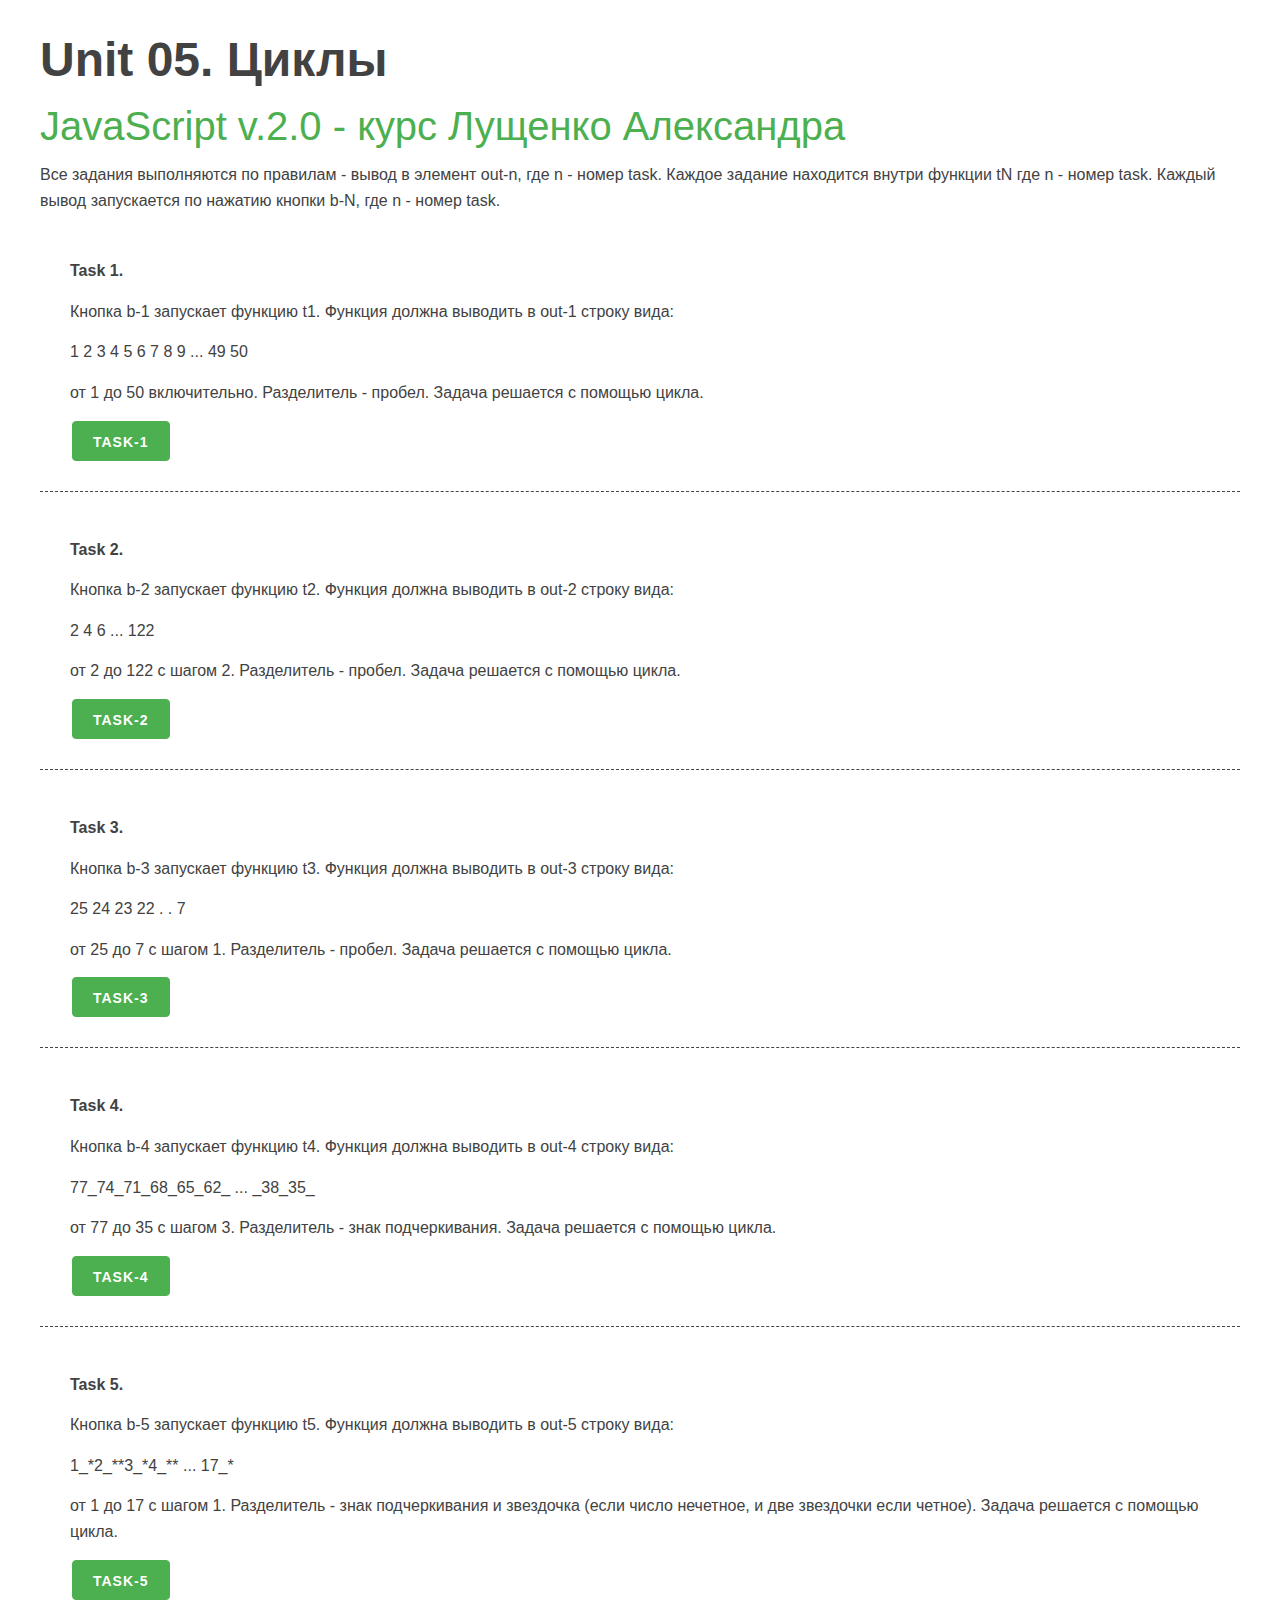
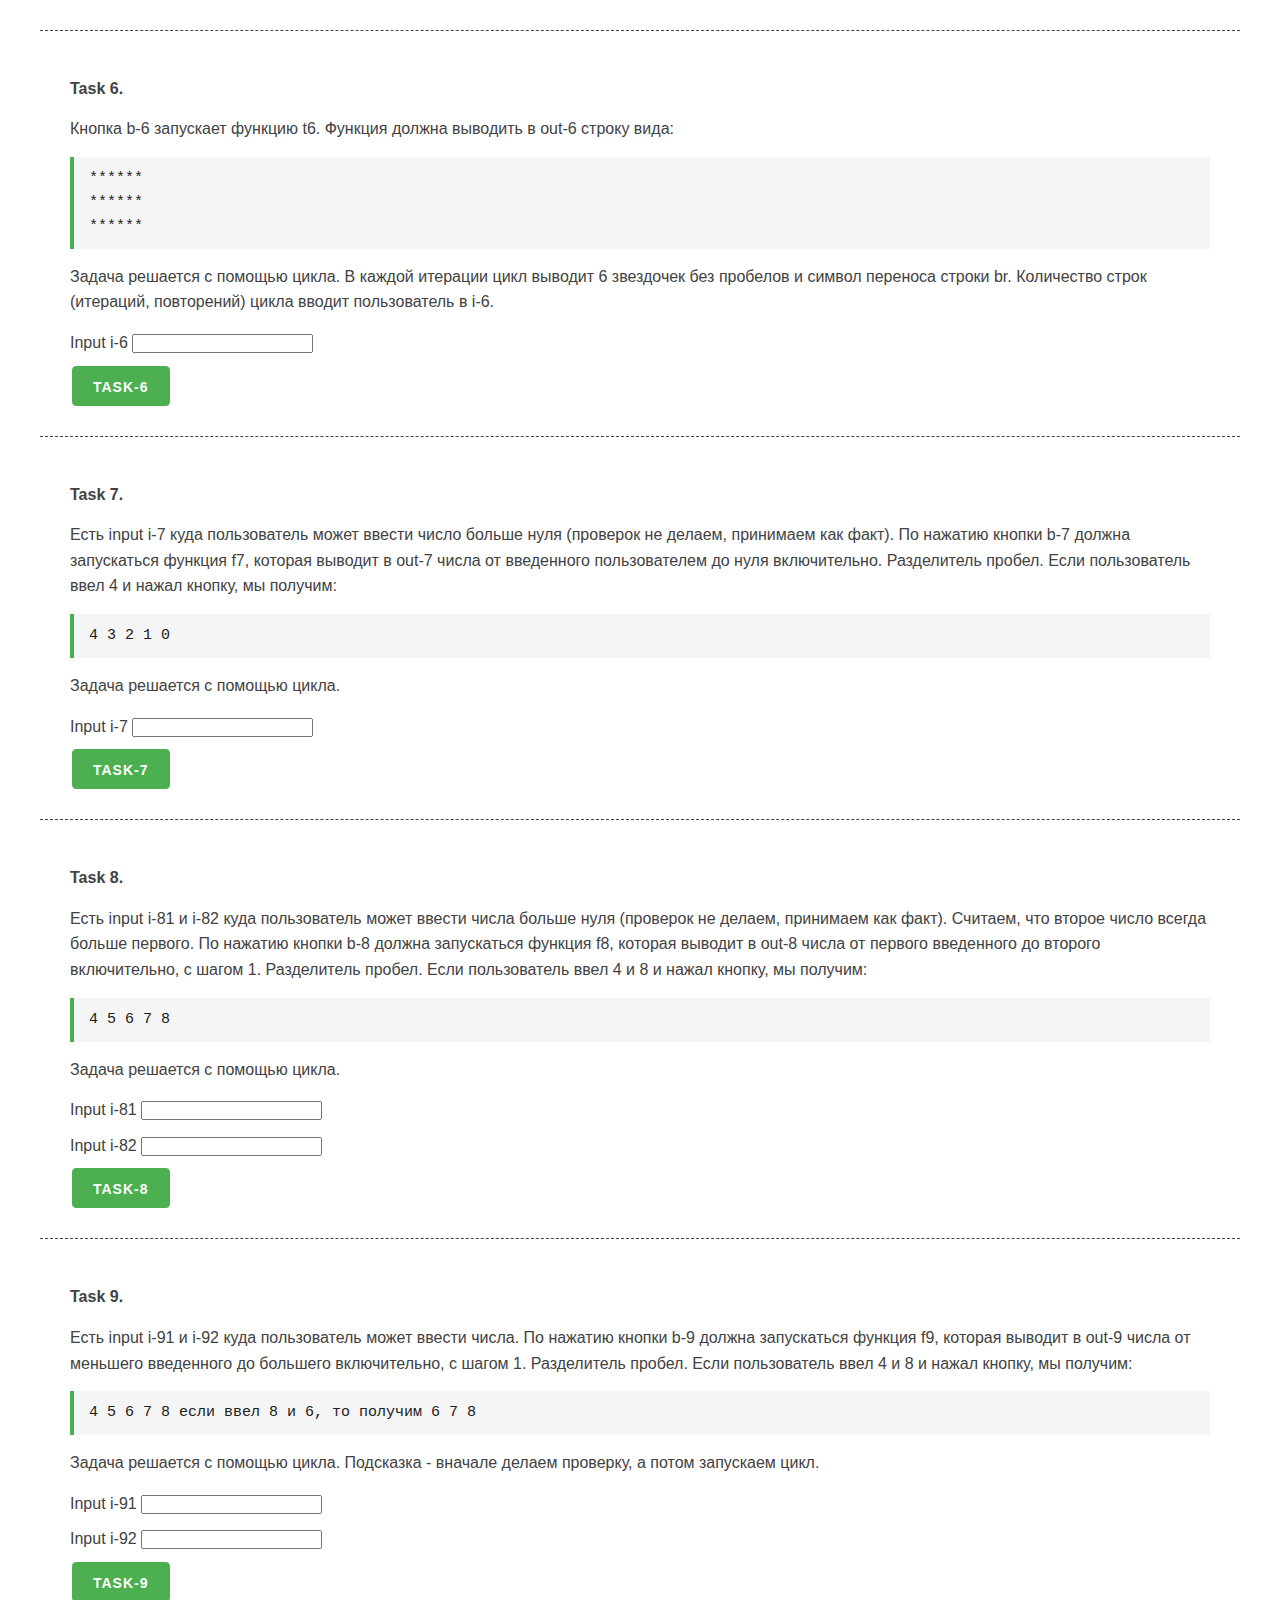
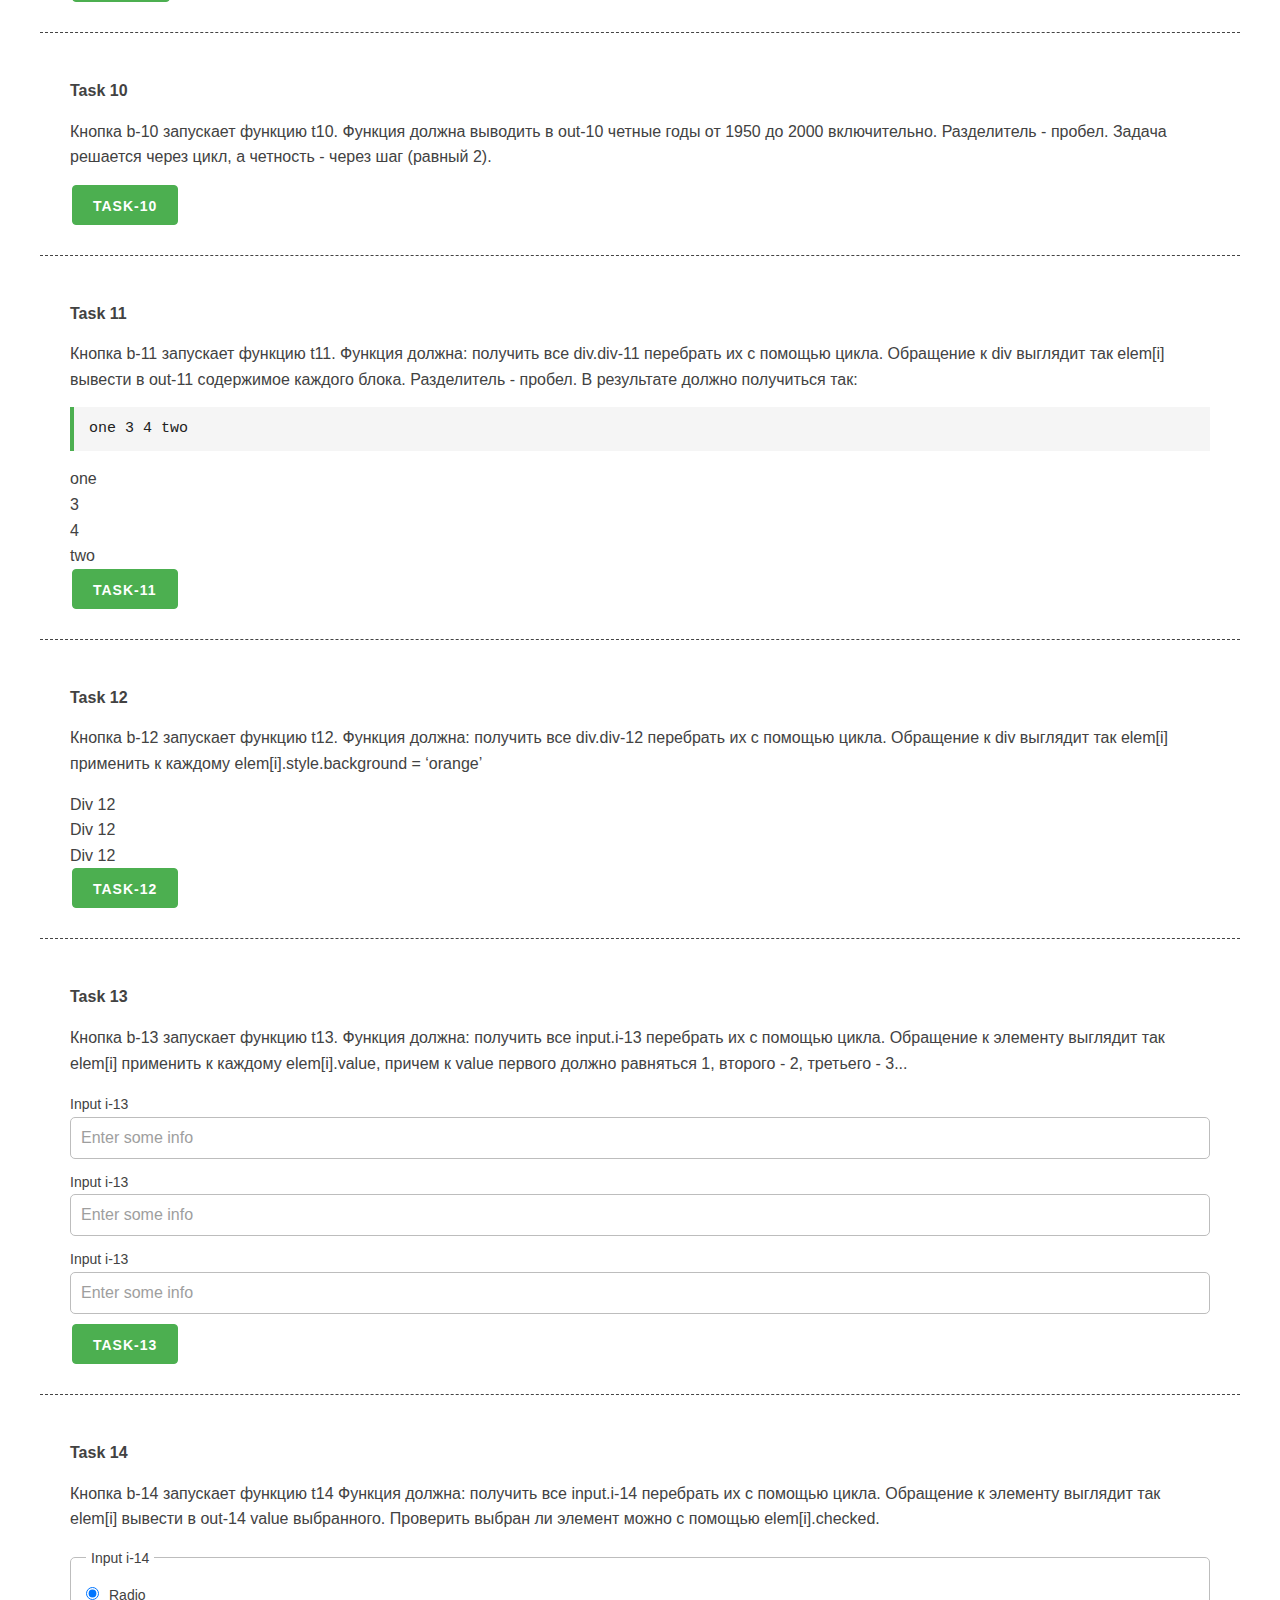
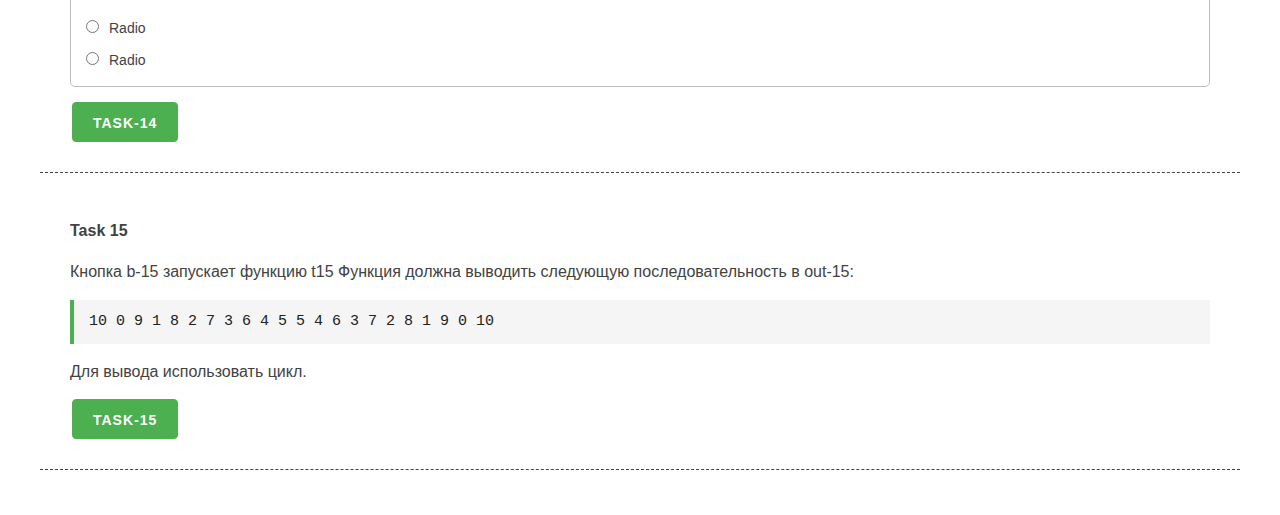
<file: Lesson__05+/unit_05.html>
<!DOCTYPE html>
<html lang="en">

<head>
    <meta charset="UTF-8">
    <meta name="viewport" content="width=device-width, initial-scale=1.0">
    <meta http-equiv="X-UA-Compatible" content="ie=edge">
    <link rel="stylesheet" href="css/mustard-ui.min.css">
    <link rel="stylesheet" href="css/style.css">
    <title>Unit 05</title>
</head>

<body>
    <div class="container">
        <h1>Unit 05. Циклы</h1>
        <h2><a href="https://itgid.info/course/javascript-2" target="_blank">JavaScript v.2.0 - курс Лущенко
                Александра</a></h2>
        <p>Все задания выполняются по правилам - вывод в элемент out-n, где n - номер task. Каждое задание находится
            внутри
            функции tN где n - номер task. Каждый вывод запускается по нажатию кнопки b-N, где n - номер task.</p>
        <section>
            <p><b>Task 1.</b></p>
            <p>Кнопка b-1 запускает функцию t1. Функция должна выводить в out-1 строку вида:</p>
            <p>1 2 3 4 5 6 7 8 9 ... 49 50</p>
            от 1 до 50 включительно. Разделитель - пробел. Задача решается с помощью цикла.</p>

            <button class="button-primary b-1">Task-1</button>
            <div class="out-1"></div>
        </section>

        <section>
            <p><b>Task 2.</b></p>
            <p>Кнопка b-2 запускает функцию t2. Функция должна выводить в out-2 строку вида:</p>
            <p>2 4 6 ... 122</p>
            <p>от 2 до 122 c шагом 2. Разделитель - пробел. Задача решается с помощью цикла.</p>
            <button class="button-primary b-2">Task-2</button>
            <div class="out-2"></div>
        </section>

        <section>
            <p><b>Task 3.</b></p>
            <p>Кнопка b-3 запускает функцию t3. Функция должна выводить в out-3 строку вида:</p>
            <p> 25 24 23 22 . . 7</p>
            <p> от 25 до 7 c шагом 1. Разделитель - пробел. Задача решается с помощью цикла.</p>
            <button class="button-primary b-3">Task-3</button>
            <div class="out-3"></div>
        </section>

        <section>
            <p><b>Task 4.</b></p>
            <p>Кнопка b-4 запускает функцию t4. Функция должна выводить в out-4 строку вида: </p>
            <p> 77_74_71_68_65_62_ ... _38_35_ </p>
            <p> от 77 до 35 c шагом 3. Разделитель - знак подчеркивания. Задача решается с помощью цикла.
            </p>
            <button class="button-primary b-4">Task-4</button>
            <div class="out-4"></div>
        </section>

        <section>
            <p><b>Task 5.</b></p>
            <p>Кнопка b-5 запускает функцию t5. Функция должна выводить в out-5 строку вида:</p>
            <p> 1_*2_**3_*4_** ... 17_*</p>
            <p> от 1 до 17 c шагом 1. Разделитель - знак подчеркивания и звездочка (если число нечетное, и две звездочки
                если четное). Задача решается с помощью цикла.
            </p>
            <button class="button-primary b-5">Task-5</button>
            <div class="out-5"></div>
        </section>

        <section>
            <p><b>Task 6.</b></p>
            <p>Кнопка b-6 запускает функцию t6. Функция должна выводить в out-6 строку вида: </p>
            <pre>
                ******<br>
                ******<br>
                ******<br>
            </pre>
            <p> Задача решается с помощью цикла. В каждой итерации цикл выводит 6 звездочек без пробелов и символ
                переноса строки br. Количество строк (итераций, повторений) цикла вводит пользователь в i-6.
            </p>
            <div class="form-control">Input i-6 <input type="number" class="i-6"></div>
            <button class="button-primary b-6">Task-6</button>
            <div class="out-6"></div>
        </section>

        <section>
            <p><b>Task 7.</b></p>
            <p>Есть input i-7 куда пользователь может ввести число больше нуля (проверок не делаем, принимаем как факт).
                По нажатию кнопки b-7 должна запускаться функция f7, которая выводит в out-7 числа от введенного
                пользователем до нуля включительно. Разделитель пробел. Если пользователь ввел 4 и нажал кнопку, мы
                получим:</p>
            <pre>
            4 3 2 1 0
            </pre>
            <p>Задача решается с помощью цикла.</p>
            <div class="form-control">Input i-7 <input type="number" class="i-7"></div>
            <button class="button-primary b-7">Task-7</button>
            <div class="out-7"></div>
        </section>


        <section>
            <p><b>Task 8.</b></p>
            <p>Есть input i-81 и i-82 куда пользователь может ввести числа больше нуля (проверок не делаем, принимаем
                как факт). Считаем, что второе число всегда больше первого. По нажатию кнопки b-8 должна запускаться
                функция f8, которая выводит в out-8 числа от первого введенного до второго включительно, с шагом 1.
                Разделитель пробел. Если пользователь ввел 4 и 8 и нажал кнопку, мы получим:</p>
            <pre>
                4 5 6 7 8
            </pre>
            <p>Задача решается с помощью цикла.</p>
            <div class="form-control">Input i-81 <input type="number" class="i-81"></div>
            <div class="form-control">Input i-82 <input type="number" class="i-82"></div>

            <button class="button-primary b-8">Task-8</button>
            <div class="out-8"></div>
        </section>

        <section>
            <p><b>Task 9.</b></p>
            <p>Есть input i-91 и i-92 куда пользователь может ввести числа. По нажатию кнопки b-9 должна запускаться
                функция f9, которая выводит в out-9 числа от меньшего введенного до большего включительно, с шагом 1.
                Разделитель пробел. Если пользователь ввел 4 и 8 и нажал кнопку, мы получим:</p>
            <pre>
                4 5 6 7 8
                если ввел 8 и 6, то получим
                6 7 8
            </pre>
            <p> Задача решается с помощью цикла. Подсказка - вначале делаем проверку, а потом запускаем цикл.</p>
            <div class="form-control">Input i-91 <input type="number" class="i-91"></div>
            <div class="form-control">Input i-92 <input type="number" class="i-92"></div>
            <button class="button-primary b-9">Task-9</button>
            <div class="out-9"></div>
        </section>

        <section>
            <p><b>Task 10</b></p>
            <p>Кнопка b-10 запускает функцию t10. Функция должна выводить в out-10 четные годы от 1950 до 2000
                включительно. Разделитель - пробел. Задача решается через цикл, а четность - через шаг (равный 2).</p>
            <button class="button-primary b-10">Task-10</button>
            <div class="out-10"></div>
        </section>

        <section>
            <p><b>Task 11</b></p>
            <p>Кнопка b-11 запускает функцию t11. Функция должна:
                получить все div.div-11
                перебрать их с помощью цикла. Обращение к div выглядит так elem[i]
                вывести в out-11 содержимое каждого блока. Разделитель - пробел.
                В результате должно получиться так:</p>
            <pre>
                one 3 4 two
            </pre>
            <div class="div-11">one</div>
            <div class="div-11">3</div>
            <div class="div-11">4</div>
            <div class="div-11">two</div>
            <button class="button-primary b-11">Task-11</button>
            <div class="out-11"></div>
        </section>

        <section>
            <p><b>Task 12</b></p>
            <p>Кнопка b-12 запускает функцию t12. Функция должна:
                получить все div.div-12
                перебрать их с помощью цикла. Обращение к div выглядит так elem[i]
                применить к каждому elem[i].style.background = ‘orange’</p>
            <div class="div-12">Div 12</div>
            <div class="div-12">Div 12</div>
            <div class="div-12">Div 12</div>
            <button class="button-primary b-12">Task-12</button>
            <div class="out-12"></div>
        </section>

        <section>
            <p><b>Task 13</b></p>
            <p>Кнопка b-13 запускает функцию t13. Функция должна:
                получить все input.i-13
                перебрать их с помощью цикла. Обращение к элементу выглядит так elem[i]
                применить к каждому elem[i].value, причем к value первого должно равняться 1, второго - 2, третьего -
                3...
            </p>
            <div class="form-control">
                <label>Input i-13</label>
                <input type="text" placeholder="Enter some info" class="i-13">
            </div>
            <div class="form-control">
                <label>Input i-13</label>
                <input type="text" placeholder="Enter some info" class="i-13">
            </div>
            <div class="form-control">
                <label>Input i-13</label>
                <input type="text" placeholder="Enter some info" class="i-13">
            </div>
            <button class="button-primary b-13">Task-13</button>
            <div class="out-13"></div>
        </section>

        <section>
            <p><b>Task 14</b></p>
            <p>Кнопка b-14 запускает функцию t14 Функция должна:
                получить все input.i-14
                перебрать их с помощью цикла. Обращение к элементу выглядит так elem[i]
                вывести в out-14 value выбранного. Проверить выбран ли элемент можно с помощью elem[i].checked.
            </p>
            <fieldset>
                <legend>Input i-14</legend>
                <div class="form-control">
                    <label><input type="radio" name="i-14" class="i-14" checked value="333">Radio</label>
                </div>
                <div class="form-control">
                    <label><input type="radio" name="i-14" class="i-14" value="444">Radio</label>
                </div>
                <div class="form-control">
                    <label><input type="radio" name="i-14" class="i-14" value="555">Radio</label>
                </div>
            </fieldset>
            <button class="button-primary b-14">Task-14</button>
            <div class="out-14"></div>
        </section>

        <section>
            <p><b>Task 15</b></p>
            <p>Кнопка b-15 запускает функцию t15 Функция должна выводить следующую последовательность в out-15:</p>
            <pre>
                10 0 9 1 8 2 7 3 6 4 5 5 4 6 3 7 2 8 1 9 0 10
                </pre>
            <p> Для вывода использовать цикл.
            </p>

            <button class="button-primary b-15">Task-15</button>
            <div class="out-15"></div>
        </section>


    </div>

    <script src="unit_05.js"></script>
</body>

</html>
</file>
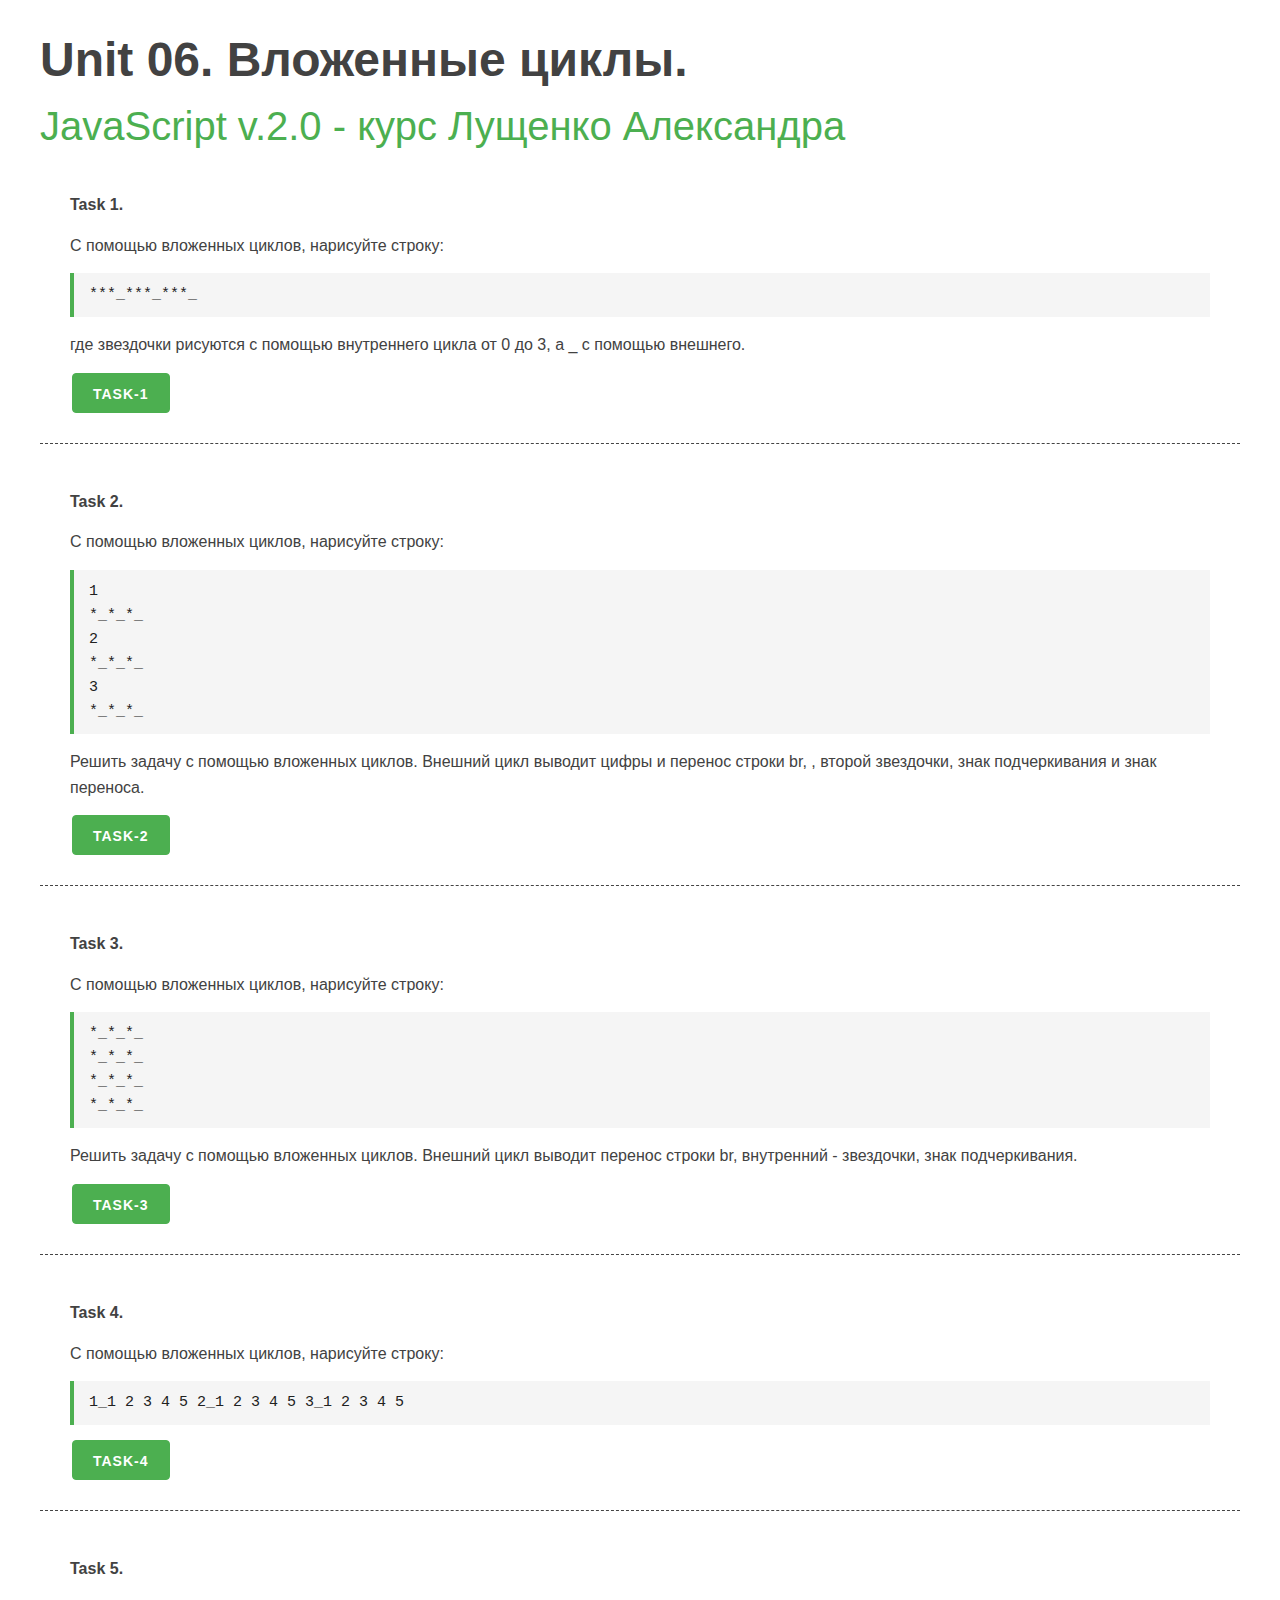
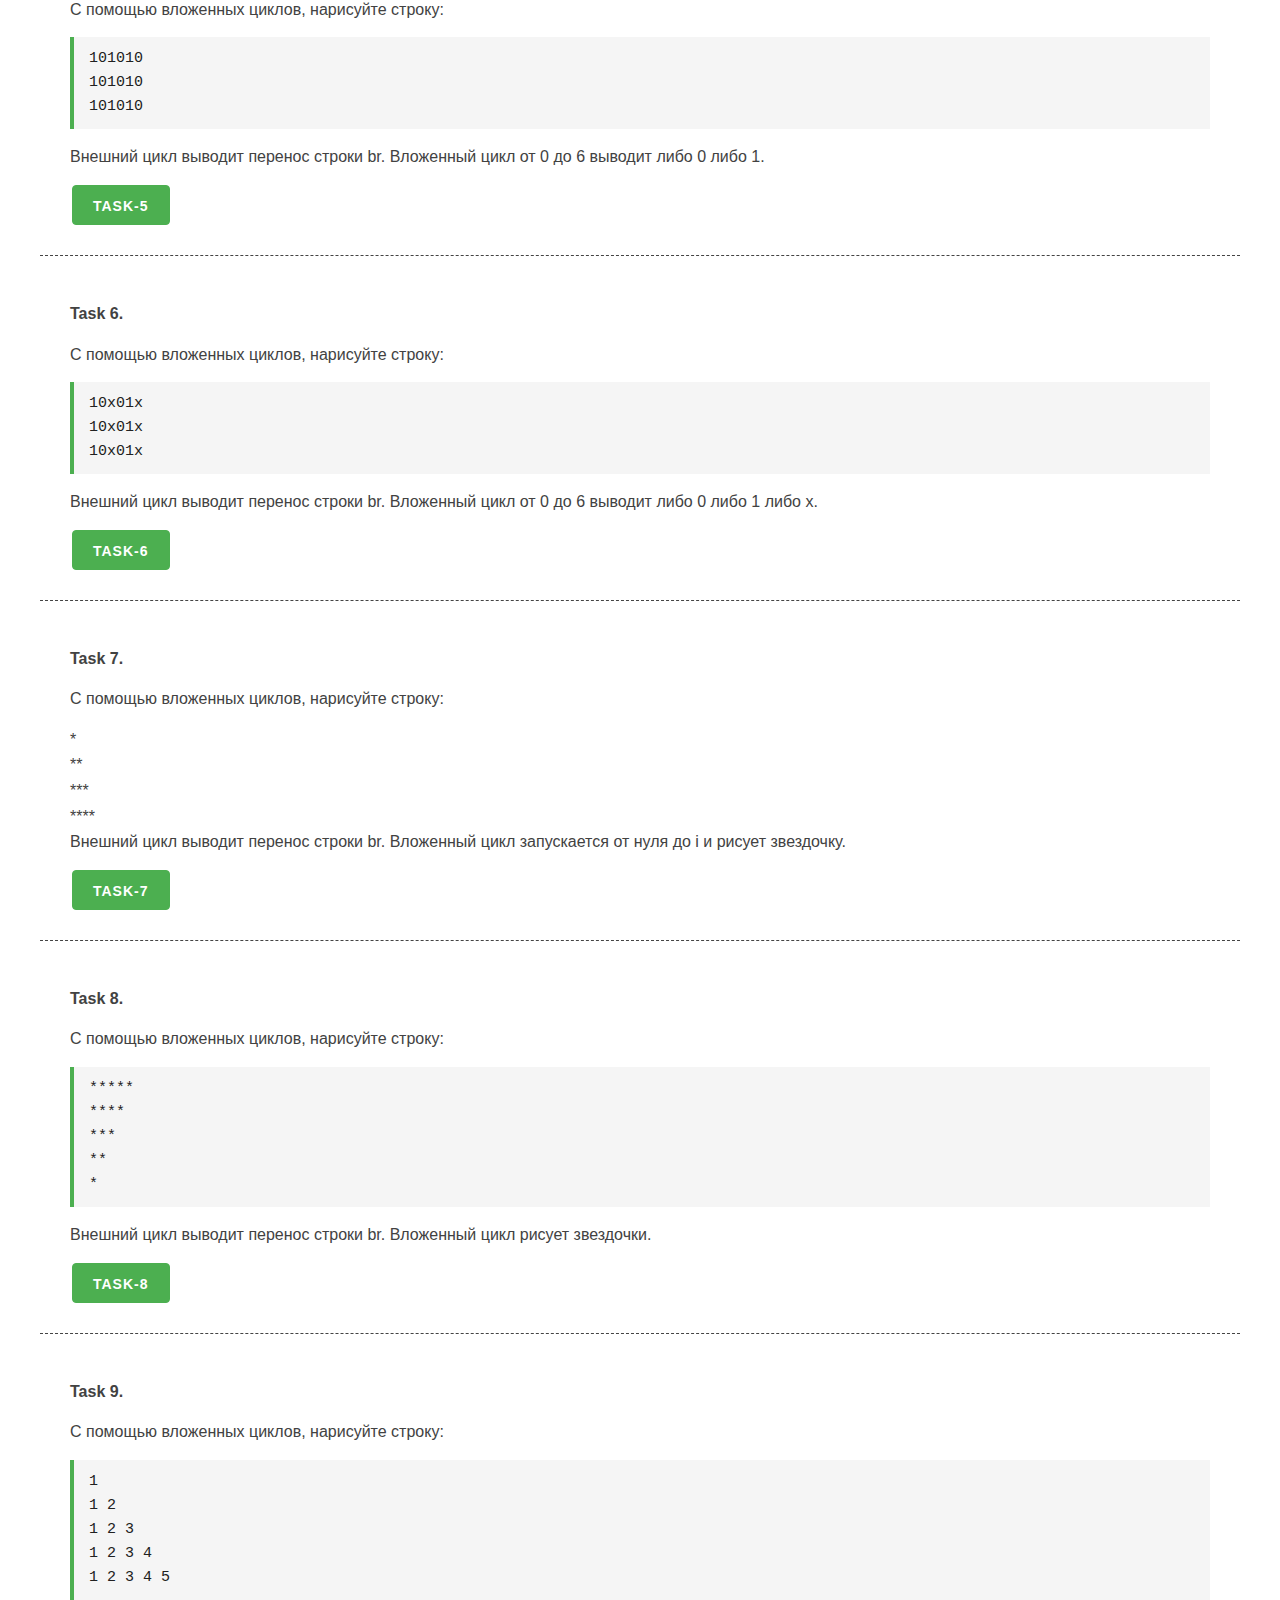
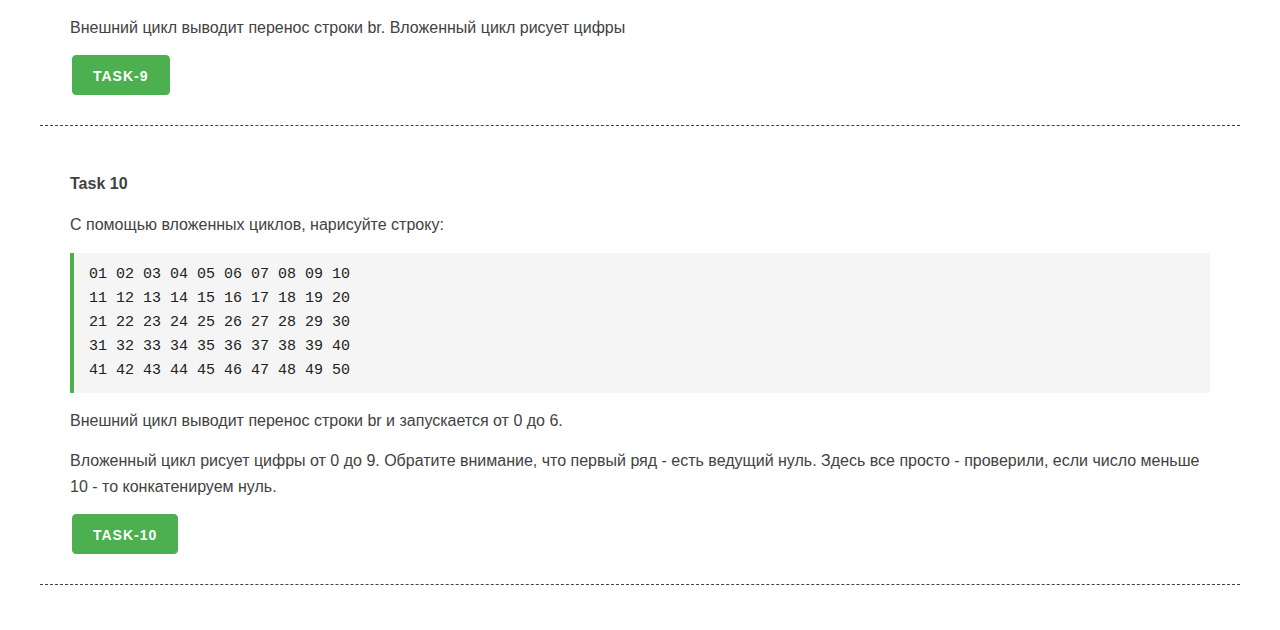
<file: Lesson__06+/unit_06.html>
<!DOCTYPE html>
<html lang="en">

<head>
    <meta charset="UTF-8">
    <meta name="viewport" content="width=device-width, initial-scale=1.0">
    <meta http-equiv="X-UA-Compatible" content="ie=edge">
    <link rel="stylesheet" href="css/mustard-ui.min.css">
    <link rel="stylesheet" href="css/style.css">
    <title>Unit 06</title>
</head>

<body>
    <div class="container">
        <h1>Unit 06. Вложенные циклы.</h1>
        <h2><a href="https://itgid.info/course/javascript-2" target="_blank">JavaScript v.2.0 - курс Лущенко
                Александра</a></h2>
        <section>
            <p><b>Task 1.</b></p>
            <p>С помощью вложенных циклов, нарисуйте строку:</p>
            <pre>
***_***_***_
</pre>
            <p>где звездочки рисуются с помощью внутреннего цикла от 0 до 3, а _ с помощью внешнего.</p>
            <button class="button-primary b-1">Task-1</button>
            <div class="out-1"></div>
        </section>

        <section>
            <p><b>Task 2.</b></p>
            <p>С помощью вложенных циклов, нарисуйте строку:</p>
            <pre>
1<br>
*_*_*_<br>
2<br>
*_*_*_<br>
3<br>
*_*_*_<br>
</pre>
            <p>Решить задачу с помощью вложенных циклов. Внешний цикл выводит цифры и перенос строки br, , второй
                звездочки, знак подчеркивания и знак переноса.</p>
            <button class="button-primary b-2">Task-2</button>
            <div class="out-2"></div>
        </section>

        <section>
            <p><b>Task 3.</b></p>
            <p>С помощью вложенных циклов, нарисуйте строку:</p>
            <pre>
*_*_*_<br>
*_*_*_<br>
*_*_*_<br>
*_*_*_<br>
</pre>
            <p>Решить задачу с помощью вложенных циклов. Внешний цикл выводит перенос строки br, внутренний - звездочки,
                знак подчеркивания.</p>
            <button class="button-primary b-3">Task-3</button>
            <div class="out-3"></div>
        </section>

        <section>
            <p><b>Task 4.</b></p>
            <p>С помощью вложенных циклов, нарисуйте строку:</p>
            <pre>
                1_1 2 3 4 5 2_1 2 3 4 5 3_1 2 3 4 5
</pre>
            <button class="button-primary b-4">Task-4</button>
            <div class="out-4"></div>
        </section>

        <section>
            <p><b>Task 5.</b></p>
            <p>С помощью вложенных циклов, нарисуйте строку:</p>
            <pre>
101010<br>
101010<br>
101010<br>
</pre>
            <p>Внешний цикл выводит перенос строки br. Вложенный цикл от 0 до 6 выводит либо 0 либо 1.</p>
            <button class="button-primary b-5">Task-5</button>
            <div class="out-5"></div>
        </section>

        <section>
            <p><b>Task 6.</b></p>
            <p>С помощью вложенных циклов, нарисуйте строку:</p>
            <pre>
 10x01x<br>
 10x01x<br>
 10x01x<br>
</pre>
            <p>Внешний цикл выводит перенос строки br. Вложенный цикл от 0 до 6 выводит либо 0 либо 1 либо х.</p>
            <button class="button-primary b-6">Task-6</button>
            <div class="out-6"></div>
        </section>

        <section>
            <p><b>Task 7.</b></p>
            <p>С помощью вложенных циклов, нарисуйте строку:</p>
            *<br>
            **<br>
            ***<br>
            ****<br>
            </pre>
            <p>Внешний цикл выводит перенос строки br. Вложенный цикл запускается от нуля до i и рисует звездочку.</p>
            <button class="button-primary b-7">Task-7</button>
            <div class="out-7"></div>
        </section>


        <section>
            <p><b>Task 8.</b></p>
            <p>С помощью вложенных циклов, нарисуйте строку:</p>
            <pre>
*****<br>
****<br>
***<br>
**<br>
*
</pre>
            <p>Внешний цикл выводит перенос строки br. Вложенный цикл рисует звездочки. </p>
            <button class="button-primary b-8">Task-8</button>
            <div class="out-8"></div>
        </section>

        <section>
            <p><b>Task 9.</b></p>
            <p>С помощью вложенных циклов, нарисуйте строку:</p>
            <pre>
1<br>
1 2<br>
1 2 3<br>
1 2 3 4<br>
1 2 3 4 5<br>
</pre>
            <p>Внешний цикл выводит перенос строки br. Вложенный цикл рисует цифры</p>
            <button class="button-primary b-9">Task-9</button>
            <div class="out-9"></div>
        </section>

        <section>
            <p><b>Task 10</b></p>
            <p>С помощью вложенных циклов, нарисуйте строку:</p>
            <pre>
01 02 03 04 05 06 07 08 09 10<br>
11 12 13 14 15 16 17 18 19 20<br>
21 22 23 24 25 26 27 28 29 30<br>
31 32 33 34 35 36 37 38 39 40<br>
41 42 43 44 45 46 47 48 49 50<br>
</pre>
            <p>Внешний цикл выводит перенос строки br и запускается от 0 до 6.</p>
            <p>Вложенный цикл рисует цифры от 0 до 9. Обратите внимание, что первый ряд - есть ведущий нуль. Здесь все
                просто - проверили, если число меньше 10 - то конкатенируем нуль.</p>
            <button class="button-primary b-10">Task-10</button>
            <div class="out-10"></div>
        </section>


    </div>

    <script src="unit_06.js"></script>
</body>

</html>
</file>
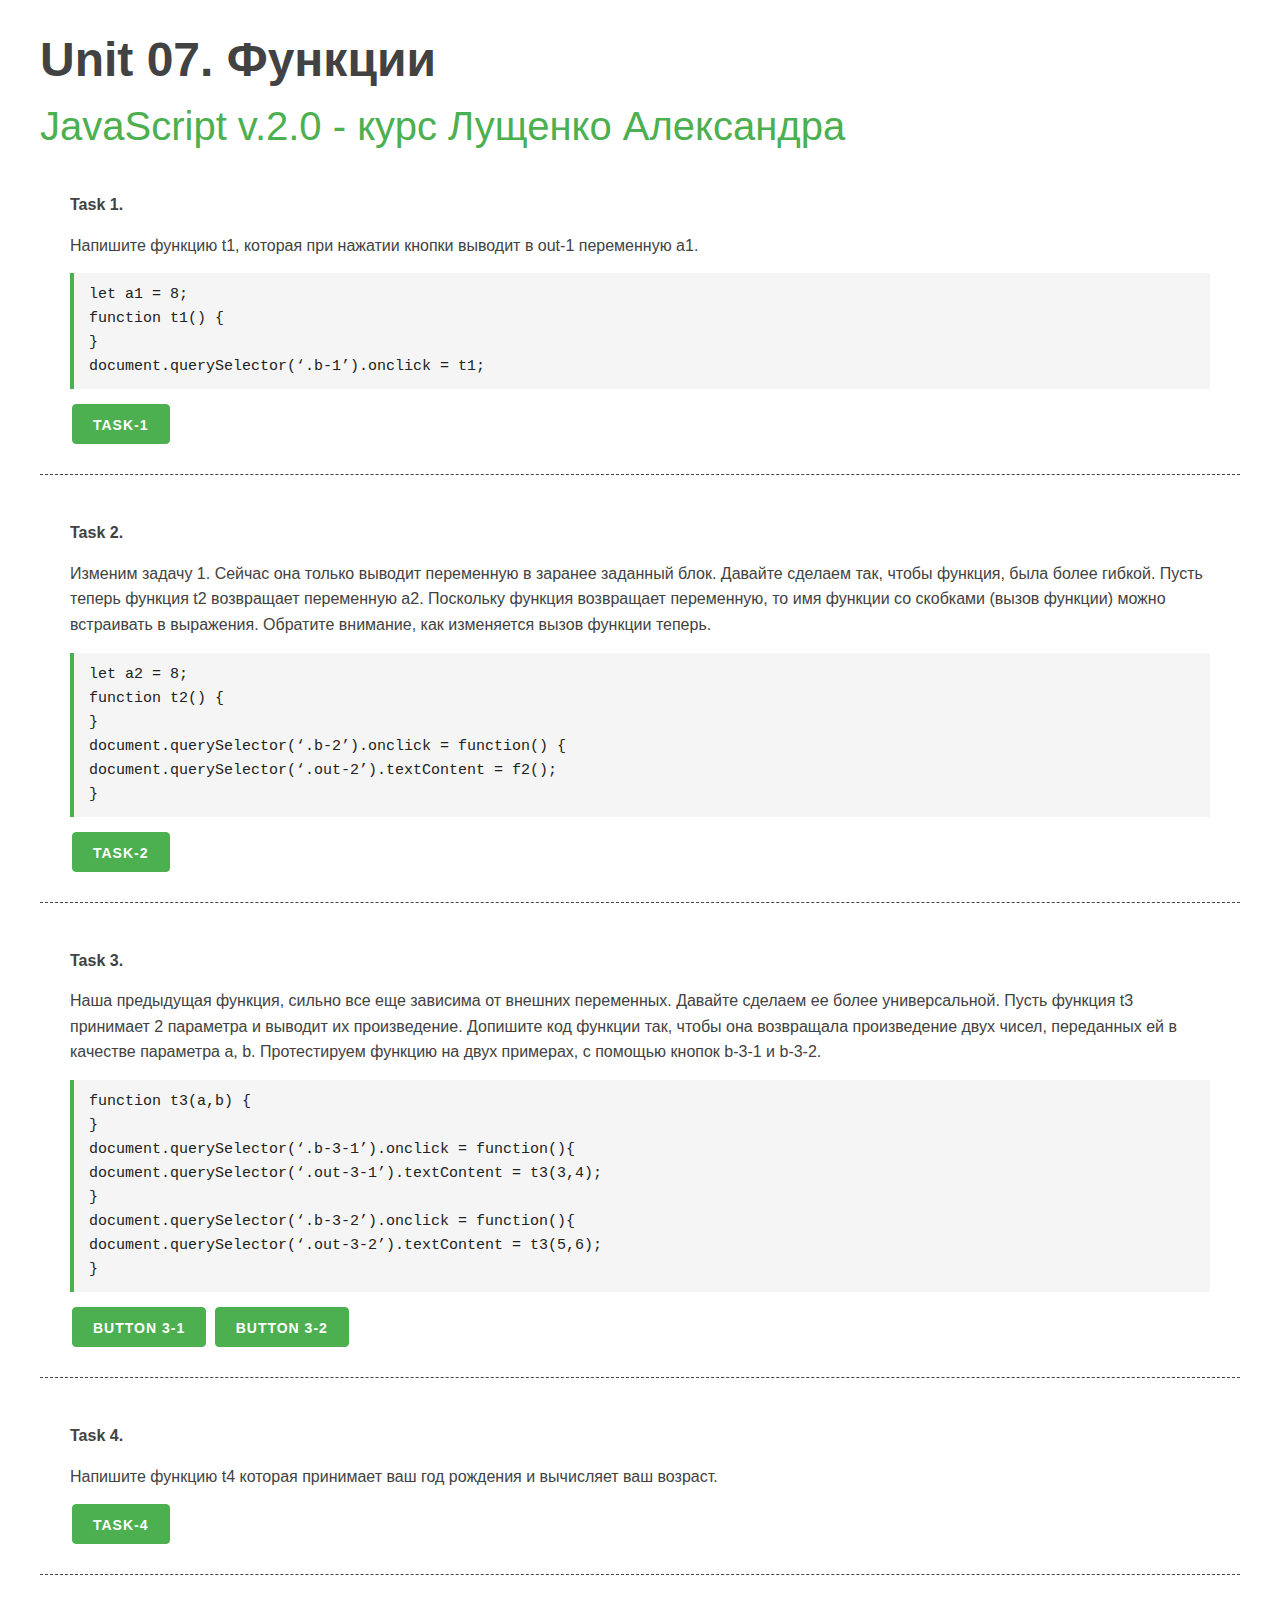
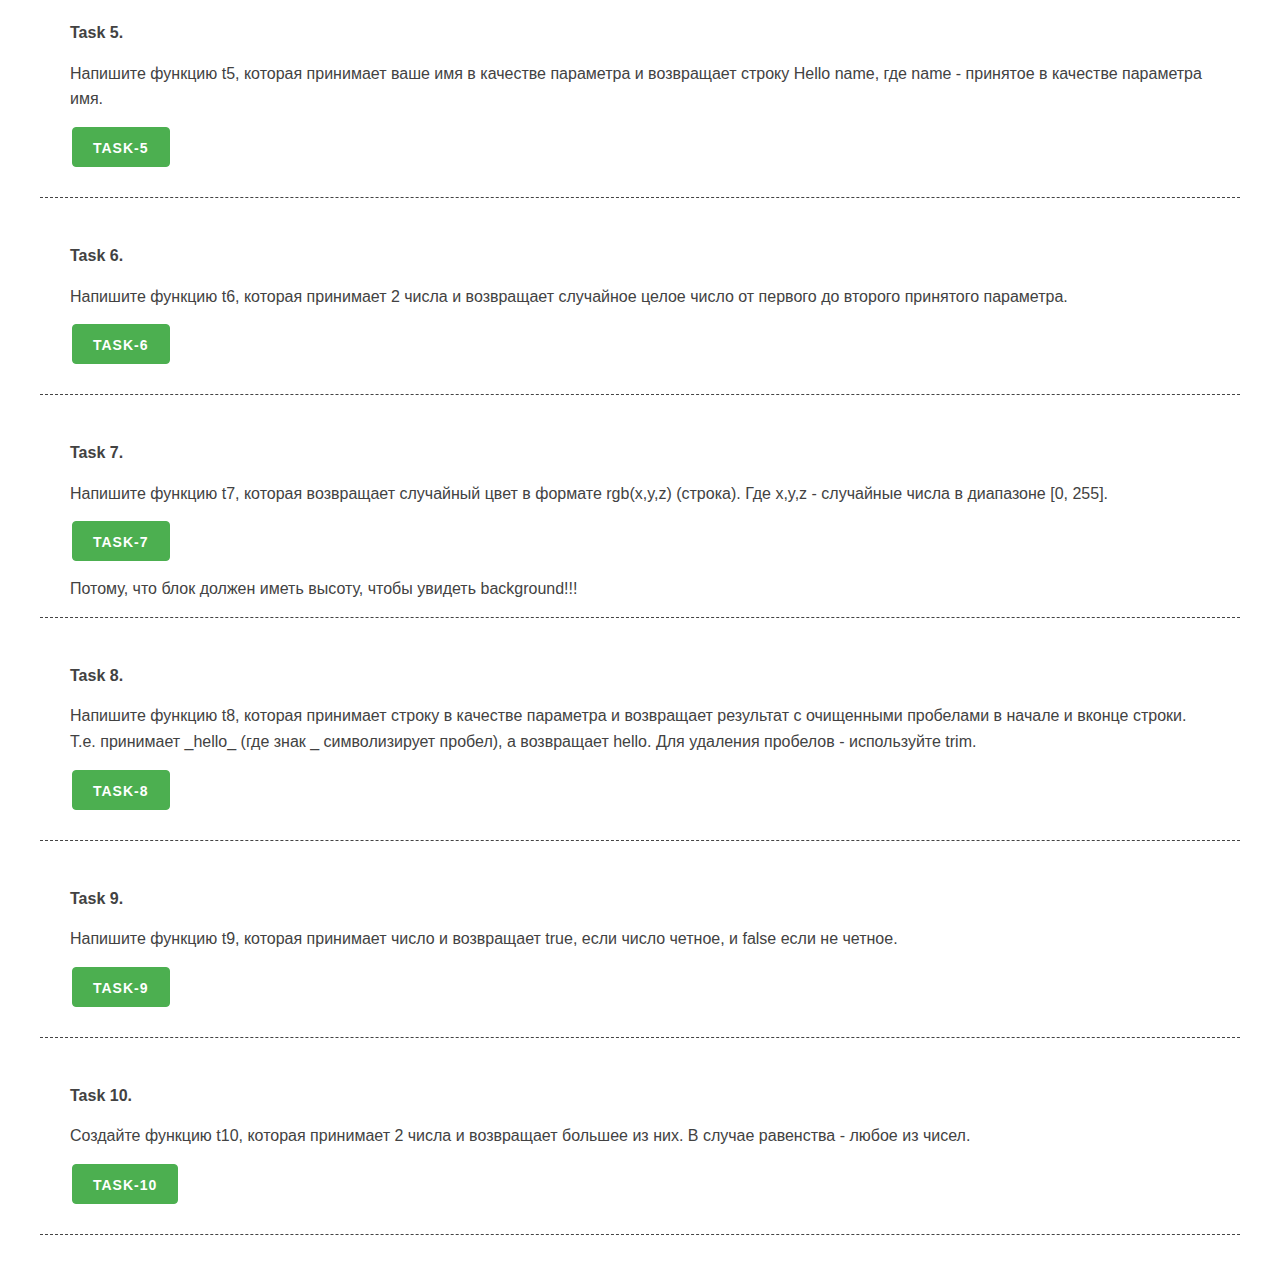
<file: Lesson__07+/unit_07.html>
<!DOCTYPE html>
<html lang="en">

<head>
	<meta charset="UTF-8">
	<meta name="viewport" content="width=device-width, initial-scale=1.0">
	<meta http-equiv="X-UA-Compatible" content="ie=edge">
	<link rel="stylesheet" href="css/mustard-ui.min.css">
	<link rel="stylesheet" href="css/style.css">
	<title>Unit 07</title>
</head>

<body>
	<div class="container">
		<h1>Unit 07. Функции</h1>
		<h2><a href="https://itgid.info/course/javascript-2" target="_blank">JavaScript v.2.0 - курс Лущенко
				Александра</a></h2>
		<section>
			<p><b>Task 1.</b></p>
			<p>Напишите функцию t1, которая при нажатии кнопки выводит в out-1 переменную a1.</p>
			<pre>
				let a1 = 8;<br>
				function t1() {<br>
				
				}<br>
				document.querySelector(‘.b-1’).onclick = t1;  <br>			 
			</pre>
			<button class="button-primary b-1">Task-1</button>
			<div class="out-1"></div>
		</section>

		<section>
			<p><b>Task 2.</b></p>
			<p>Изменим задачу 1. Сейчас она только выводит переменную в заранее заданный блок. Давайте сделаем так,
				чтобы функция, была более гибкой. Пусть теперь функция t2 возвращает переменную a2. Поскольку функция
				возвращает переменную, то имя функции со скобками (вызов функции) можно встраивать в выражения. Обратите
				внимание, как изменяется вызов функции теперь.
			</p>
			<pre>
				let a2 = 8;<br>
				function t2() {<br>
				
				}<br>
				document.querySelector(‘.b-2’).onclick = function() {<br>
				document.querySelector(‘.out-2’).textContent = f2();<br>
				}<br>

			</pre>
			<button class="button-primary b-2">Task-2</button>
			<div class="out-2"></div>
		</section>

		<section>
			<p><b>Task 3.</b></p>
			<p>Наша предыдущая функция, сильно все еще зависима от внешних переменных. Давайте сделаем ее более
				универсальной. Пусть функция t3 принимает 2 параметра и выводит их произведение. Допишите код функции
				так, чтобы она возвращала произведение двух чисел, переданных ей в качестве параметра a, b. Протестируем
				функцию на двух примерах, с помощью кнопок b-3-1 и b-3-2.
			</p>
			<pre>
				function t3(a,b) {<br>

				}<br>
				document.querySelector(‘.b-3-1’).onclick =  function(){<br>
				document.querySelector(‘.out-3-1’).textContent = t3(3,4);<br>
				}<br>
				document.querySelector(‘.b-3-2’).onclick =  function(){<br>
				document.querySelector(‘.out-3-2’).textContent = t3(5,6);<br>
				}<br>
				
						
			</pre>
			<button class="button-primary b-3-1">button 3-1</button>
			<button class="button-primary b-3-2">button 3-2</button>
			<div class="out-3-1"></div>
			<div class="out-3-2"></div>
		</section>

		<section>
			<p><b>Task 4.</b></p>
			<p>Напишите функцию t4 которая принимает ваш год рождения и вычисляет ваш возраст.</p>
			<button class="button-primary b-4">Task-4</button>
			<div class="out-4"></div>
		</section>

		<section>
			<p><b>Task 5.</b></p>
			<p>Напишите функцию t5, которая принимает ваше имя в качестве параметра и возвращает строку Hello name, где
				name - принятое в качестве параметра имя.</p>
			<button class="button-primary b-5">Task-5</button>
			<div class="out-5"></div>
		</section>

		<section>
			<p><b>Task 6.</b></p>
			<p>Напишите функцию t6, которая принимает 2 числа и возвращает случайное целое число от первого до второго
				принятого параметра.
			</p>
			<button class="button-primary b-6">Task-6</button>
			<div class="out-6"></div>
		</section>

		<section>
			<p><b>Task 7.</b></p>
			<p>Напишите функцию t7, которая возвращает случайный цвет в формате rgb(x,y,z) (строка). Где x,y,z -
				случайные числа в диапазоне [0, 255].
			</p>
			<button class="button-primary b-7">Task-7</button>
			<div class="out-7">Потому, что блок должен иметь высоту, чтобы увидеть background!!!</div>
		</section>

		<section>
			<p><b>Task 8.</b></p>
			<p>Напишите функцию t8, которая принимает строку в качестве параметра и возвращает результат с очищенными
				пробелами в начале и вконце строки. Т.е. принимает _hello_ (где знак _ символизирует пробел), а
				возвращает hello. Для удаления пробелов - используйте trim.

			</p>
			<button class="button-primary b-8">Task-8</button>
			<div class="out-8"></div>
		</section>

		<section>
			<p><b>Task 9.</b></p>
			<p>Напишите функцию t9, которая принимает число и возвращает true, если число четное, и false если не
				четное.
			</p>
			<button class="button-primary b-9">Task-9</button>
			<div class="out-9"></div>
		</section>

		<section>
			<p><b>Task 10.</b></p>
			<p>Создайте функцию t10, которая принимает 2 числа и возвращает большее из них. В случае равенства - любое
				из чисел.
			</p>
			<button class="button-primary b-10">Task-10</button>
			<div class="out-10"></div>
		</section>

	</div>

	<script src="unit_07.js"></script>
</body>

</html>
</file>
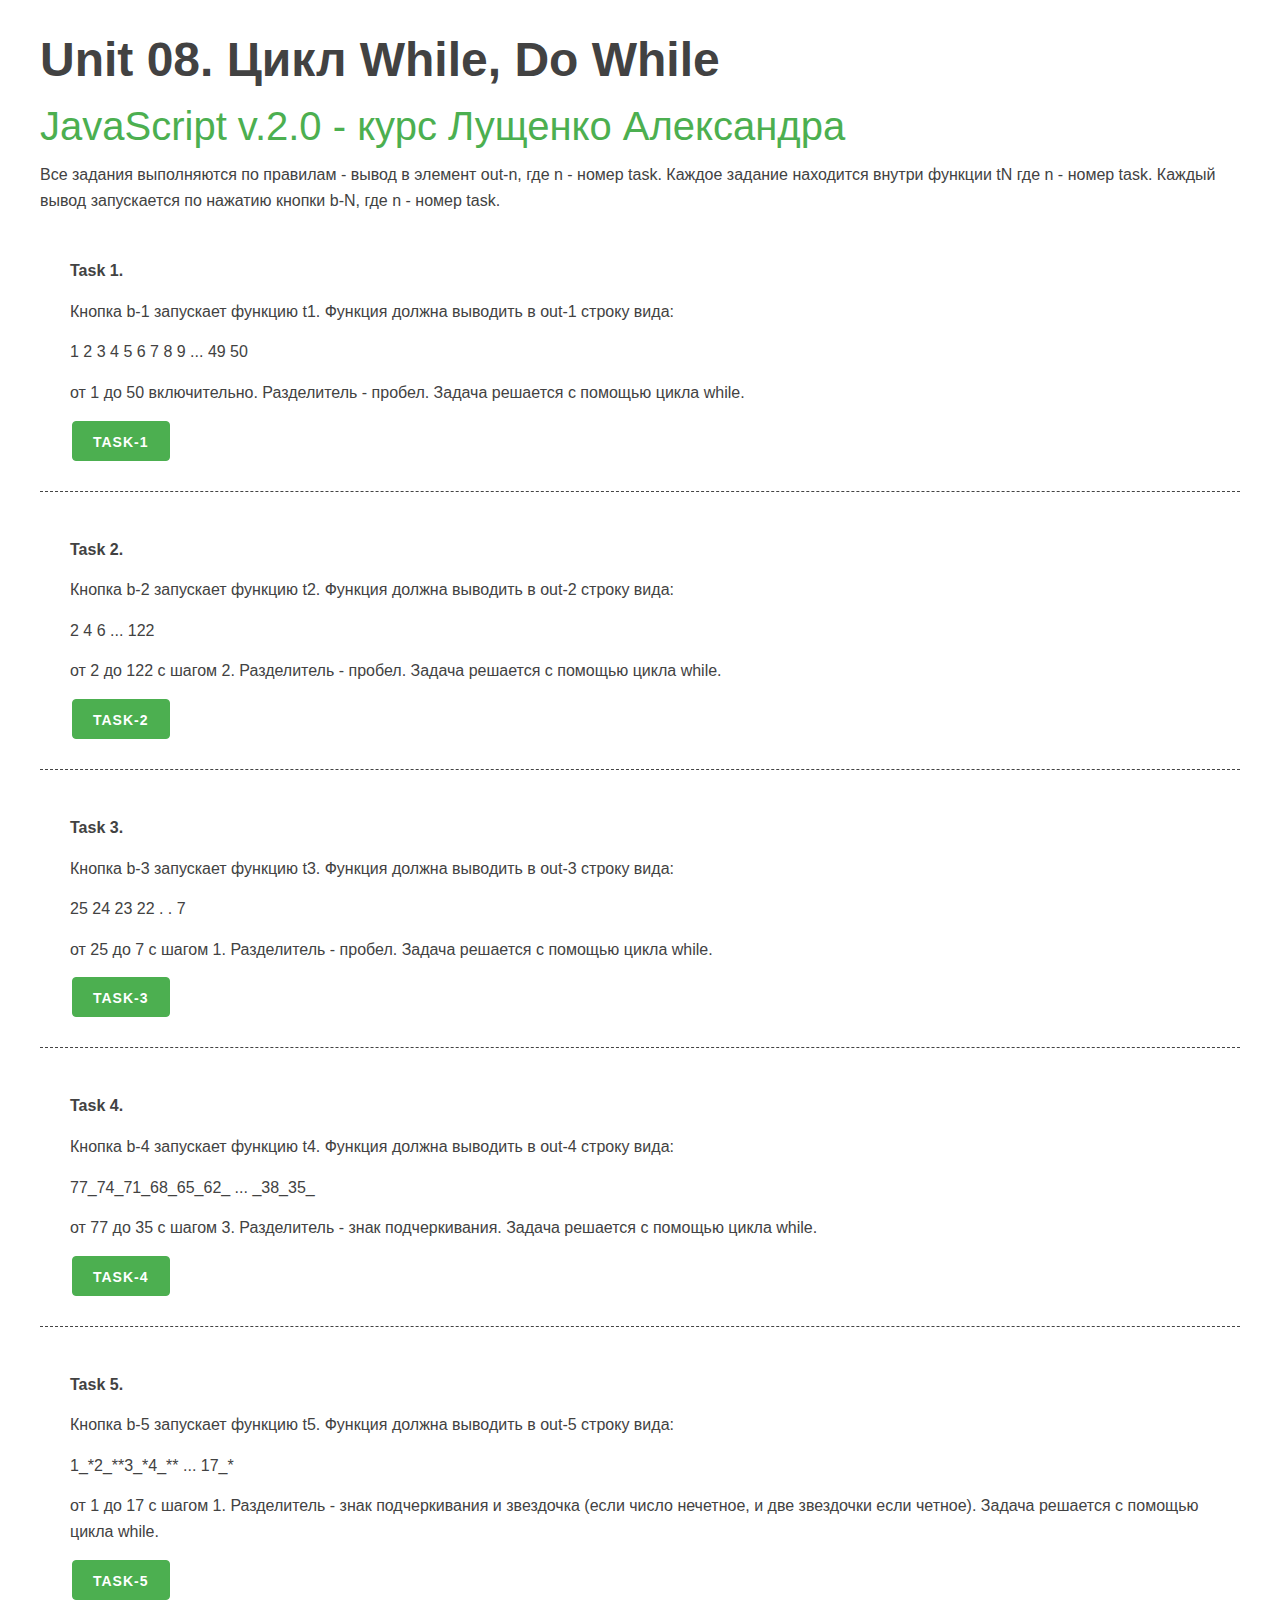
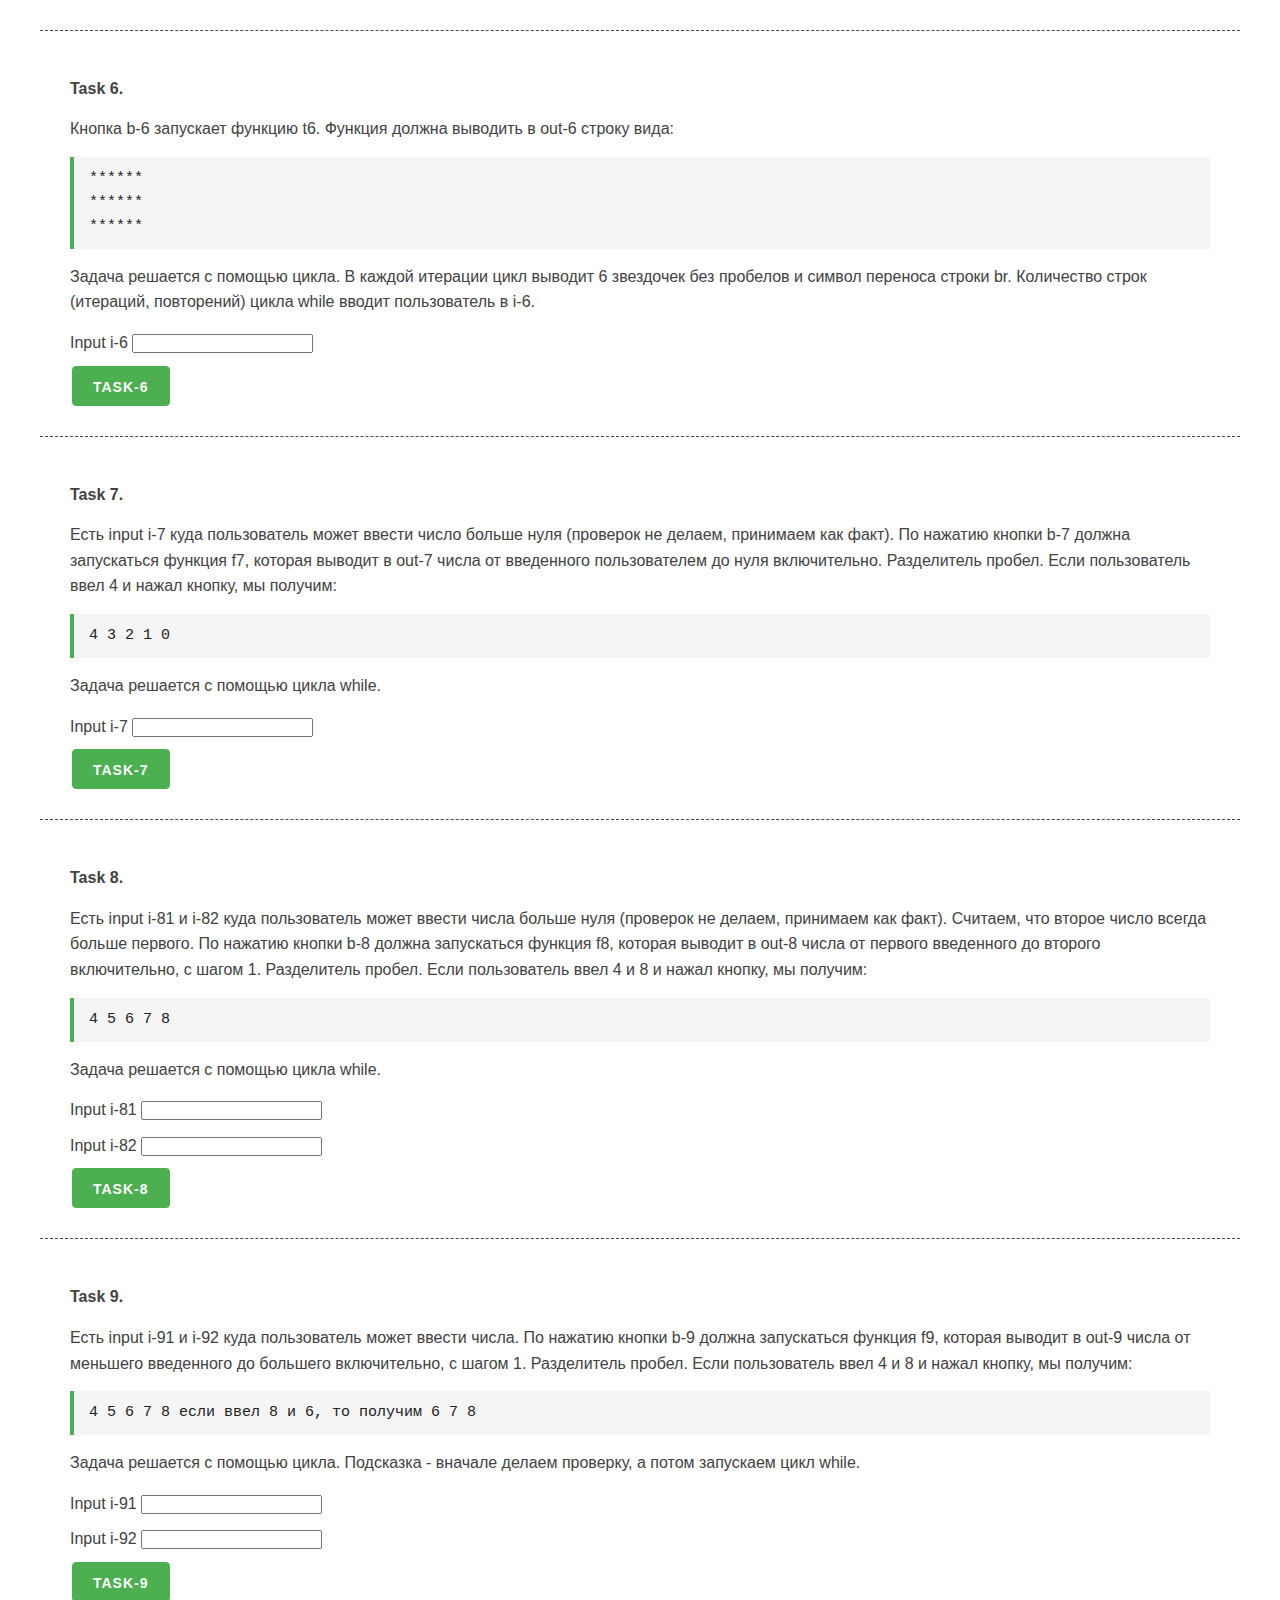
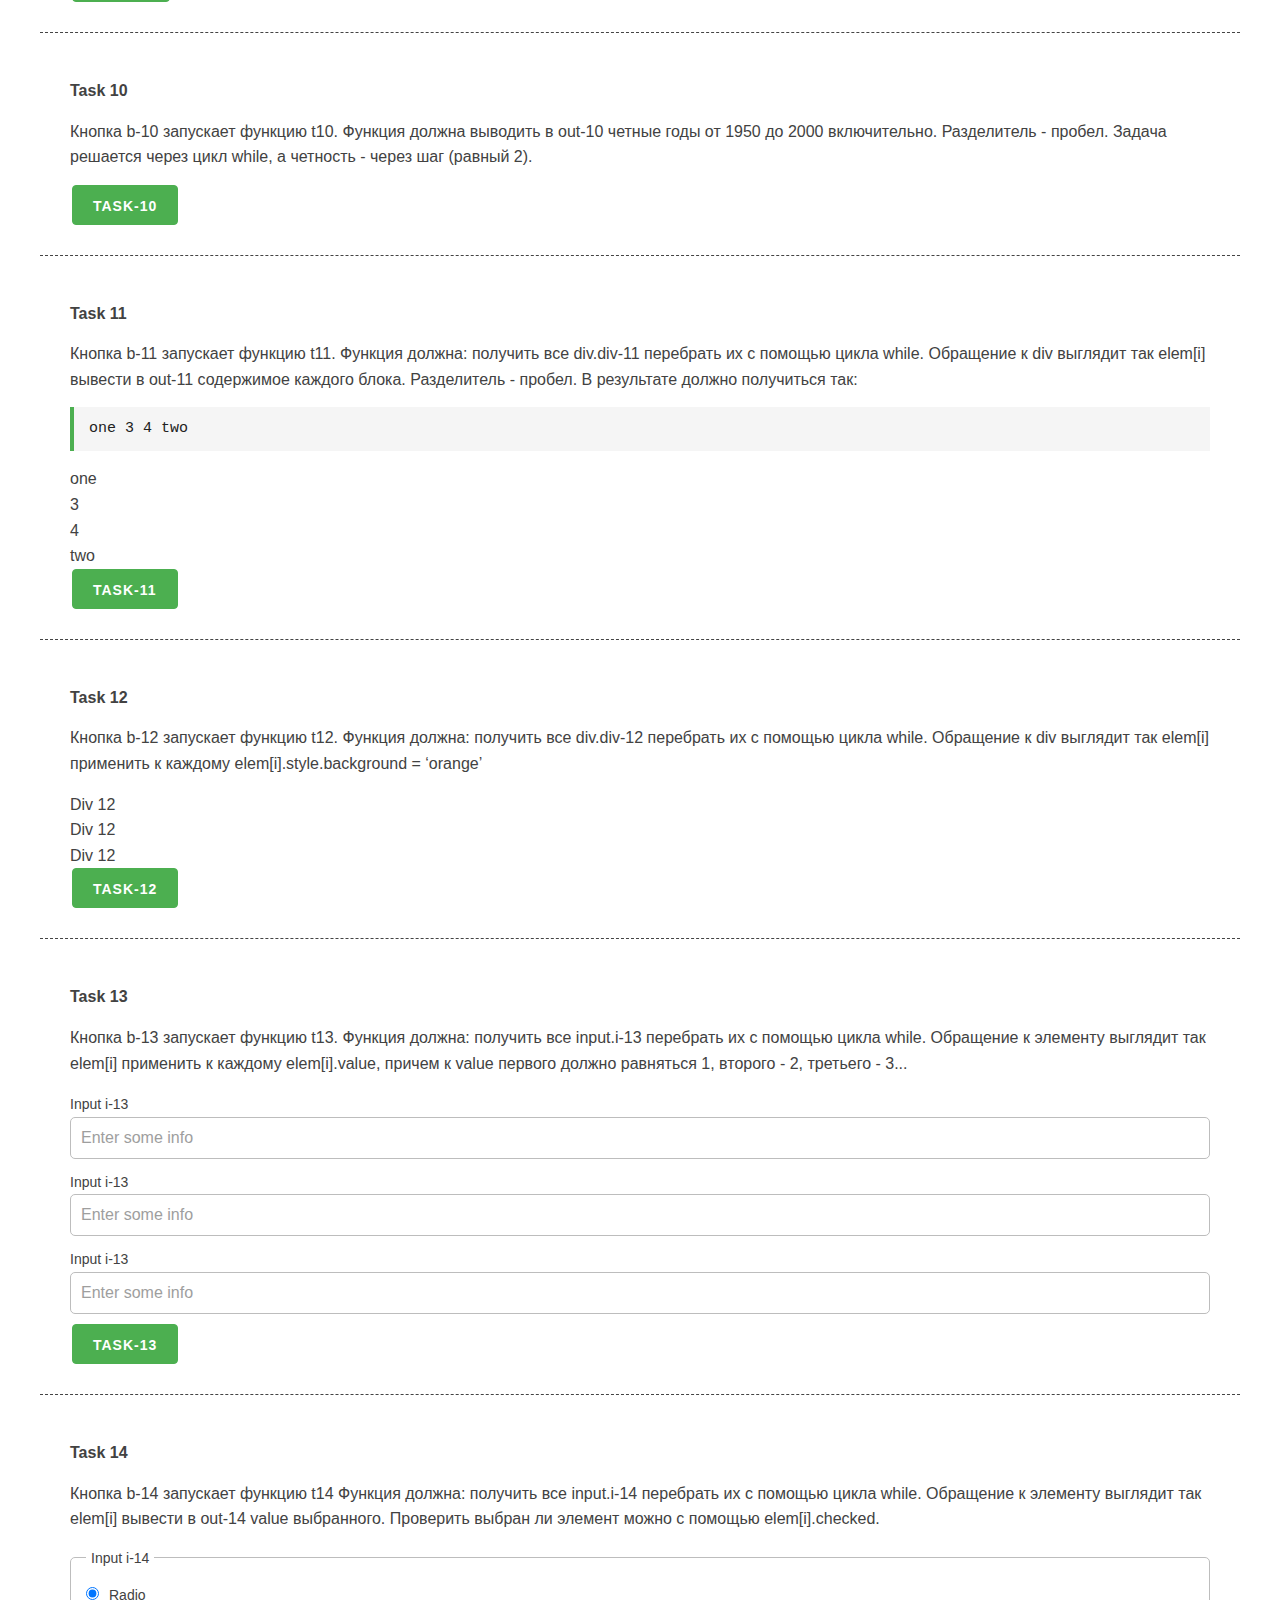
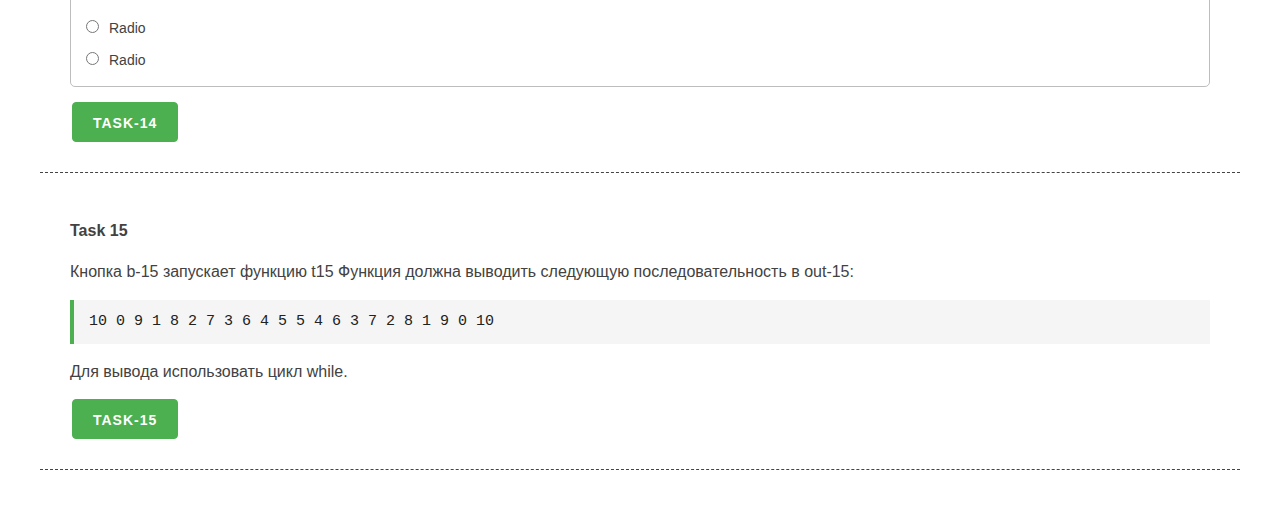
<file: Lesson__08+/unit_08.html>
<!DOCTYPE html>
<html lang="en">

<head>
    <meta charset="UTF-8">
    <meta name="viewport" content="width=device-width, initial-scale=1.0">
    <meta http-equiv="X-UA-Compatible" content="ie=edge">
    <link rel="stylesheet" href="css/mustard-ui.min.css">
    <link rel="stylesheet" href="css/style.css">
    <title>Unit 08</title>
</head>

<body>
    <div class="container">
        <h1>Unit 08. Цикл While, Do While</h1>
        <h2><a href="https://itgid.info/course/javascript-2" target="_blank">JavaScript v.2.0 - курс Лущенко
                Александра</a></h2>
        <p>Все задания выполняются по правилам - вывод в элемент out-n, где n - номер task. Каждое задание находится
            внутри
            функции tN где n - номер task. Каждый вывод запускается по нажатию кнопки b-N, где n - номер task.</p>
        <section>
            <p><b>Task 1.</b></p>
            <p>Кнопка b-1 запускает функцию t1. Функция должна выводить в out-1 строку вида:</p>
            <p>1 2 3 4 5 6 7 8 9 ... 49 50</p>
            от 1 до 50 включительно. Разделитель - пробел. Задача решается с помощью цикла while.</p>

            <button class="button-primary b-1">Task-1</button>
            <div class="out-1"></div>
        </section>

        <section>
            <p><b>Task 2.</b></p>
            <p>Кнопка b-2 запускает функцию t2. Функция должна выводить в out-2 строку вида:</p>
            <p>2 4 6 ... 122</p>
            <p>от 2 до 122 c шагом 2. Разделитель - пробел. Задача решается с помощью цикла while.</p>
            <button class="button-primary b-2">Task-2</button>
            <div class="out-2"></div>
        </section>

        <section>
            <p><b>Task 3.</b></p>
            <p>Кнопка b-3 запускает функцию t3. Функция должна выводить в out-3 строку вида:</p>
            <p> 25 24 23 22 . . 7</p>
            <p> от 25 до 7 c шагом 1. Разделитель - пробел. Задача решается с помощью цикла while.</p>
            <button class="button-primary b-3">Task-3</button>
            <div class="out-3"></div>
        </section>

        <section>
            <p><b>Task 4.</b></p>
            <p>Кнопка b-4 запускает функцию t4. Функция должна выводить в out-4 строку вида: </p>
            <p> 77_74_71_68_65_62_ ... _38_35_ </p>
            <p> от 77 до 35 c шагом 3. Разделитель - знак подчеркивания. Задача решается с помощью цикла while.
            </p>
            <button class="button-primary b-4">Task-4</button>
            <div class="out-4"></div>
        </section>

        <section>
            <p><b>Task 5.</b></p>
            <p>Кнопка b-5 запускает функцию t5. Функция должна выводить в out-5 строку вида:</p>
            <p> 1_*2_**3_*4_** ... 17_*</p>
            <p> от 1 до 17 c шагом 1. Разделитель - знак подчеркивания и звездочка (если число нечетное, и две звездочки
                если четное). Задача решается с помощью цикла while.
            </p>
            <button class="button-primary b-5">Task-5</button>
            <div class="out-5"></div>
        </section>

        <section>
            <p><b>Task 6.</b></p>
            <p>Кнопка b-6 запускает функцию t6. Функция должна выводить в out-6 строку вида: </p>
            <pre>
                ******<br>
                ******<br>
                ******<br>
            </pre>
            <p> Задача решается с помощью цикла. В каждой итерации цикл выводит 6 звездочек без пробелов и символ
                переноса строки br. Количество строк (итераций, повторений) цикла while вводит пользователь в i-6.
            </p>
            <div class="form-control">Input i-6 <input type="number" class="i-6"></div>
            <button class="button-primary b-6">Task-6</button>
            <div class="out-6"></div>
        </section>

        <section>
            <p><b>Task 7.</b></p>
            <p>Есть input i-7 куда пользователь может ввести число больше нуля (проверок не делаем, принимаем как факт).
                По нажатию кнопки b-7 должна запускаться функция f7, которая выводит в out-7 числа от введенного
                пользователем до нуля включительно. Разделитель пробел. Если пользователь ввел 4 и нажал кнопку, мы
                получим:</p>
            <pre>
            4 3 2 1 0
            </pre>
            <p>Задача решается с помощью цикла while.</p>
            <div class="form-control">Input i-7 <input type="number" class="i-7"></div>
            <button class="button-primary b-7">Task-7</button>
            <div class="out-7"></div>
        </section>


        <section>
            <p><b>Task 8.</b></p>
            <p>Есть input i-81 и i-82 куда пользователь может ввести числа больше нуля (проверок не делаем, принимаем
                как факт). Считаем, что второе число всегда больше первого. По нажатию кнопки b-8 должна запускаться
                функция f8, которая выводит в out-8 числа от первого введенного до второго включительно, с шагом 1.
                Разделитель пробел. Если пользователь ввел 4 и 8 и нажал кнопку, мы получим:</p>
            <pre>
                4 5 6 7 8
            </pre>
            <p>Задача решается с помощью цикла while.</p>
            <div class="form-control">Input i-81 <input type="number" class="i-81"></div>
            <div class="form-control">Input i-82 <input type="number" class="i-82"></div>

            <button class="button-primary b-8">Task-8</button>
            <div class="out-8"></div>
        </section>

        <section>
            <p><b>Task 9.</b></p>
            <p>Есть input i-91 и i-92 куда пользователь может ввести числа. По нажатию кнопки b-9 должна запускаться
                функция f9, которая выводит в out-9 числа от меньшего введенного до большего включительно, с шагом 1.
                Разделитель пробел. Если пользователь ввел 4 и 8 и нажал кнопку, мы получим:</p>
            <pre>
                4 5 6 7 8
                если ввел 8 и 6, то получим
                6 7 8
            </pre>
            <p> Задача решается с помощью цикла. Подсказка - вначале делаем проверку, а потом запускаем цикл while.</p>
            <div class="form-control">Input i-91 <input type="number" class="i-91"></div>
            <div class="form-control">Input i-92 <input type="number" class="i-92"></div>
            <button class="button-primary b-9">Task-9</button>
            <div class="out-9"></div>
        </section>

        <section>
            <p><b>Task 10</b></p>
            <p>Кнопка b-10 запускает функцию t10. Функция должна выводить в out-10 четные годы от 1950 до 2000
                включительно. Разделитель - пробел. Задача решается через цикл while, а четность - через шаг (равный 2).
            </p>
            <button class="button-primary b-10">Task-10</button>
            <div class="out-10"></div>
        </section>

        <section>
            <p><b>Task 11</b></p>
            <p>Кнопка b-11 запускает функцию t11. Функция должна:
                получить все div.div-11
                перебрать их с помощью цикла while. Обращение к div выглядит так elem[i]
                вывести в out-11 содержимое каждого блока. Разделитель - пробел.
                В результате должно получиться так:</p>
            <pre>
                one 3 4 two
            </pre>
            <div class="div-11">one</div>
            <div class="div-11">3</div>
            <div class="div-11">4</div>
            <div class="div-11">two</div>
            <button class="button-primary b-11">Task-11</button>
            <div class="out-11"></div>
        </section>

        <section>
            <p><b>Task 12</b></p>
            <p>Кнопка b-12 запускает функцию t12. Функция должна:
                получить все div.div-12
                перебрать их с помощью цикла while. Обращение к div выглядит так elem[i]
                применить к каждому elem[i].style.background = ‘orange’</p>
            <div class="div-12">Div 12</div>
            <div class="div-12">Div 12</div>
            <div class="div-12">Div 12</div>
            <button class="button-primary b-12">Task-12</button>
            <div class="out-12"></div>
        </section>

        <section>
            <p><b>Task 13</b></p>
            <p>Кнопка b-13 запускает функцию t13. Функция должна:
                получить все input.i-13
                перебрать их с помощью цикла while. Обращение к элементу выглядит так elem[i]
                применить к каждому elem[i].value, причем к value первого должно равняться 1, второго - 2, третьего -
                3...
            </p>
            <div class="form-control">
                <label>Input i-13</label>
                <input type="text" placeholder="Enter some info" class="i-13">
            </div>
            <div class="form-control">
                <label>Input i-13</label>
                <input type="text" placeholder="Enter some info" class="i-13">
            </div>
            <div class="form-control">
                <label>Input i-13</label>
                <input type="text" placeholder="Enter some info" class="i-13">
            </div>
            <button class="button-primary b-13">Task-13</button>
            <div class="out-13"></div>
        </section>

        <section>
            <p><b>Task 14</b></p>
            <p>Кнопка b-14 запускает функцию t14 Функция должна:
                получить все input.i-14
                перебрать их с помощью цикла while. Обращение к элементу выглядит так elem[i]
                вывести в out-14 value выбранного. Проверить выбран ли элемент можно с помощью elem[i].checked.
            </p>
            <fieldset>
                <legend>Input i-14</legend>
                <div class="form-control">
                    <label><input type="radio" name="i-14" class="i-14" checked value="333">Radio</label>
                </div>
                <div class="form-control">
                    <label><input type="radio" name="i-14" class="i-14" value="444">Radio</label>
                </div>
                <div class="form-control">
                    <label><input type="radio" name="i-14" class="i-14" value="555">Radio</label>
                </div>
            </fieldset>
            <button class="button-primary b-14">Task-14</button>
            <div class="out-14"></div>
        </section>

        <section>
            <p><b>Task 15</b></p>
            <p>Кнопка b-15 запускает функцию t15 Функция должна выводить следующую последовательность в out-15:</p>
            <pre>
                10 0 9 1 8 2 7 3 6 4 5 5 4 6 3 7 2 8 1 9 0 10
               </pre>
            <p> Для вывода использовать цикл while.
            </p>

            <button class="button-primary b-15">Task-15</button>
            <div class="out-15"></div>
        </section>


    </div>

    <script src="unit_08.js"></script>
</body>

</html>
</file>
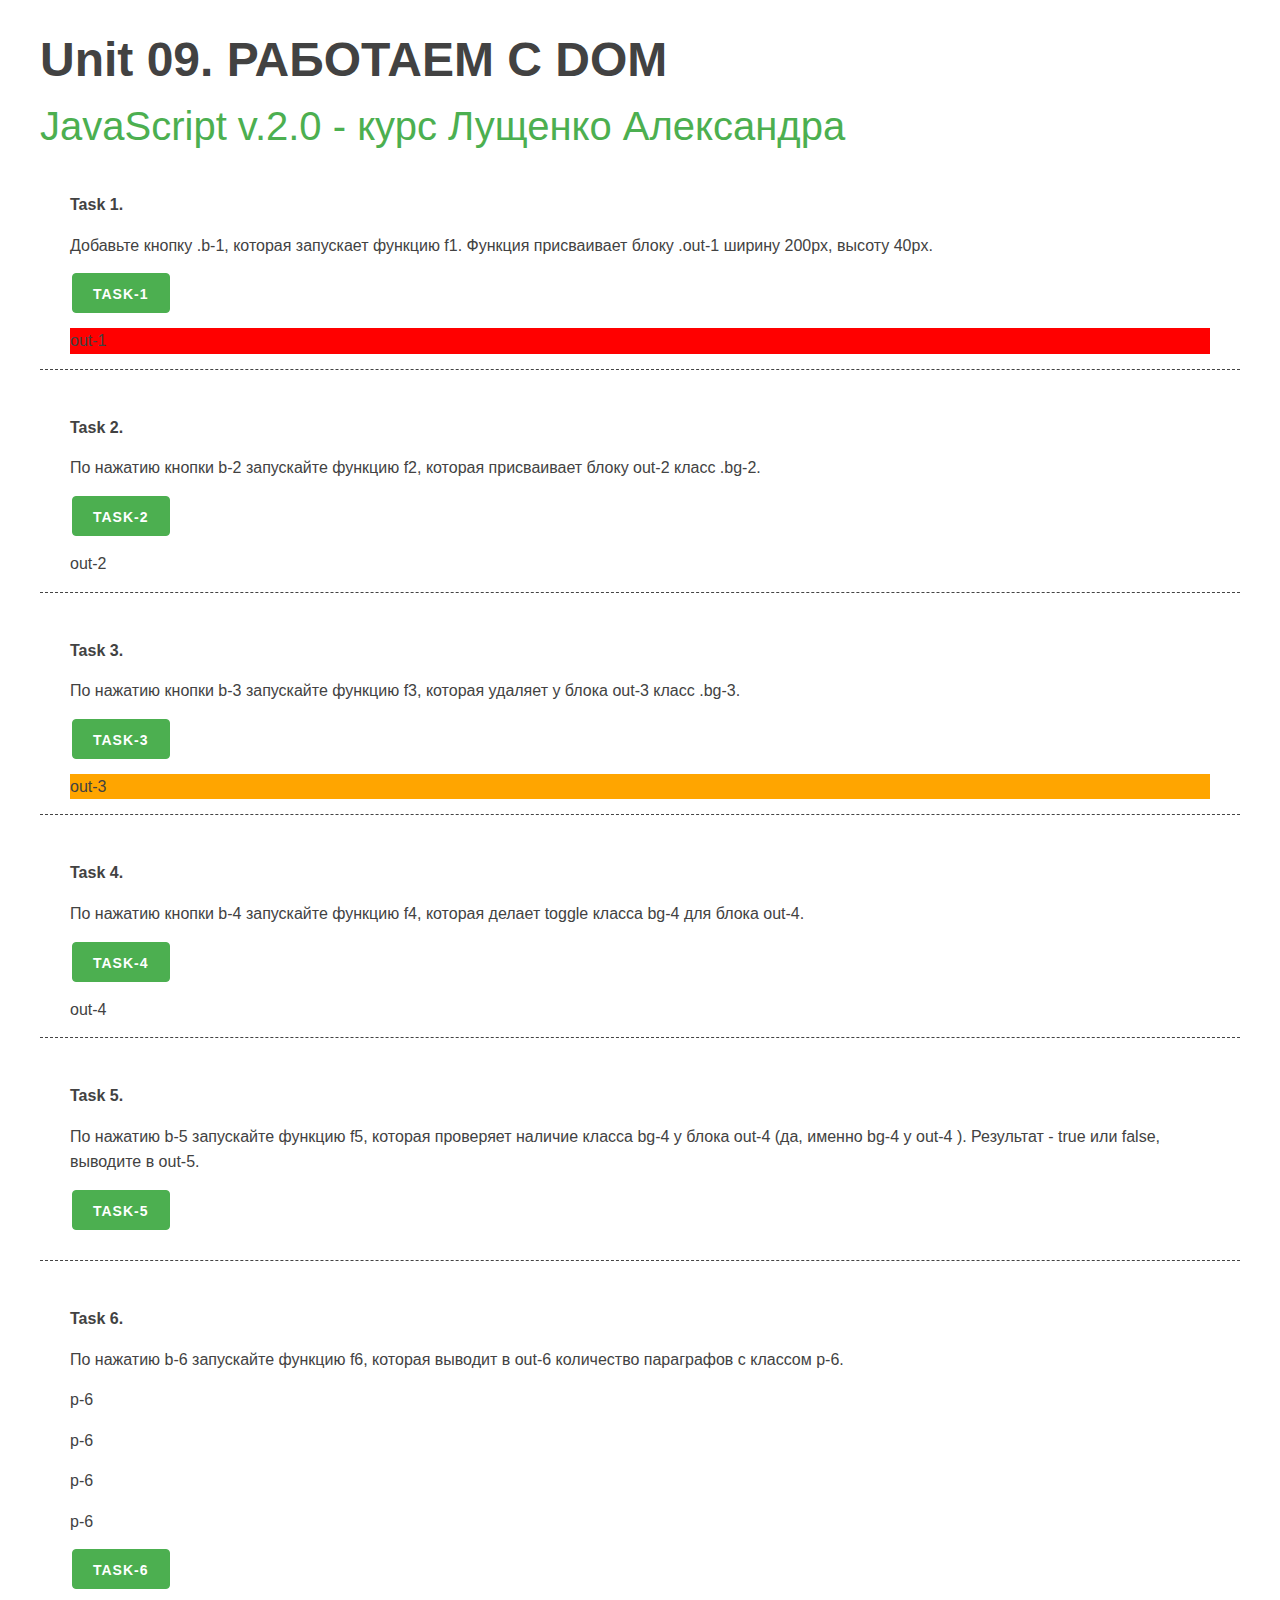
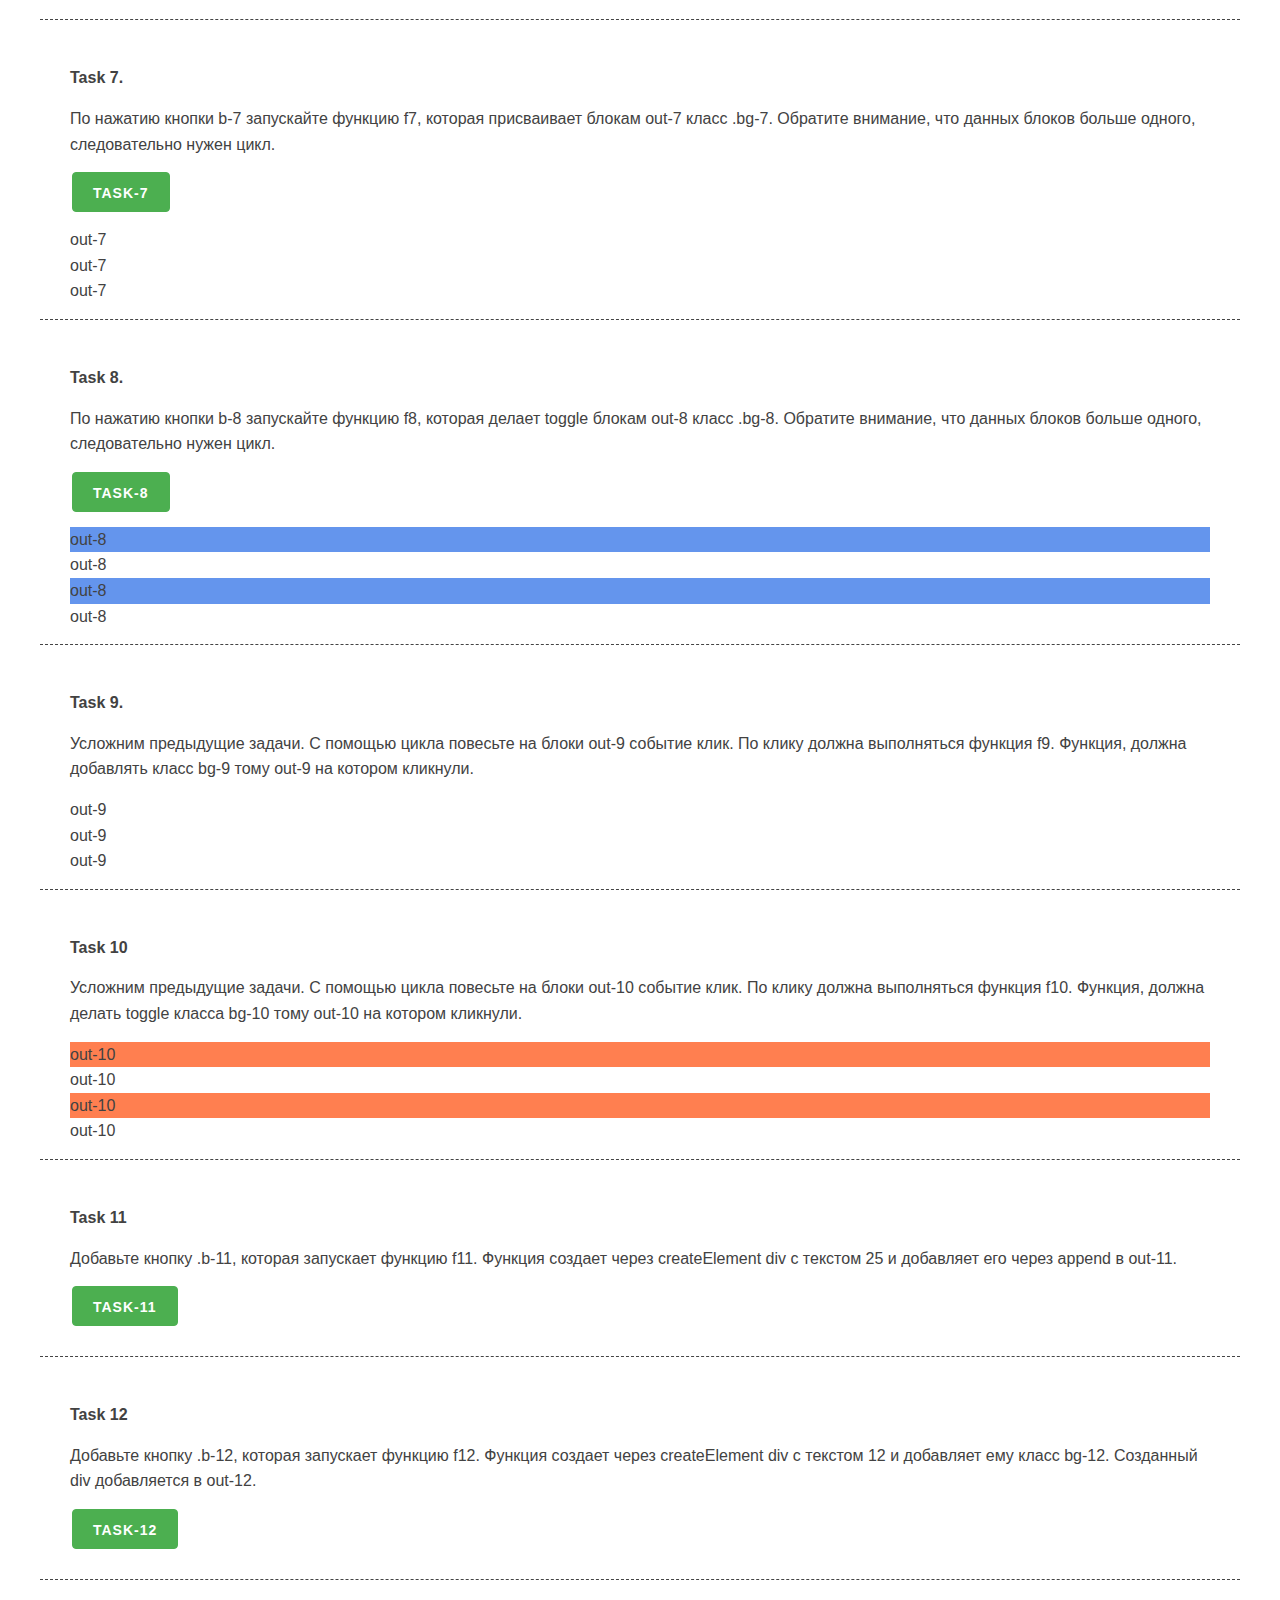
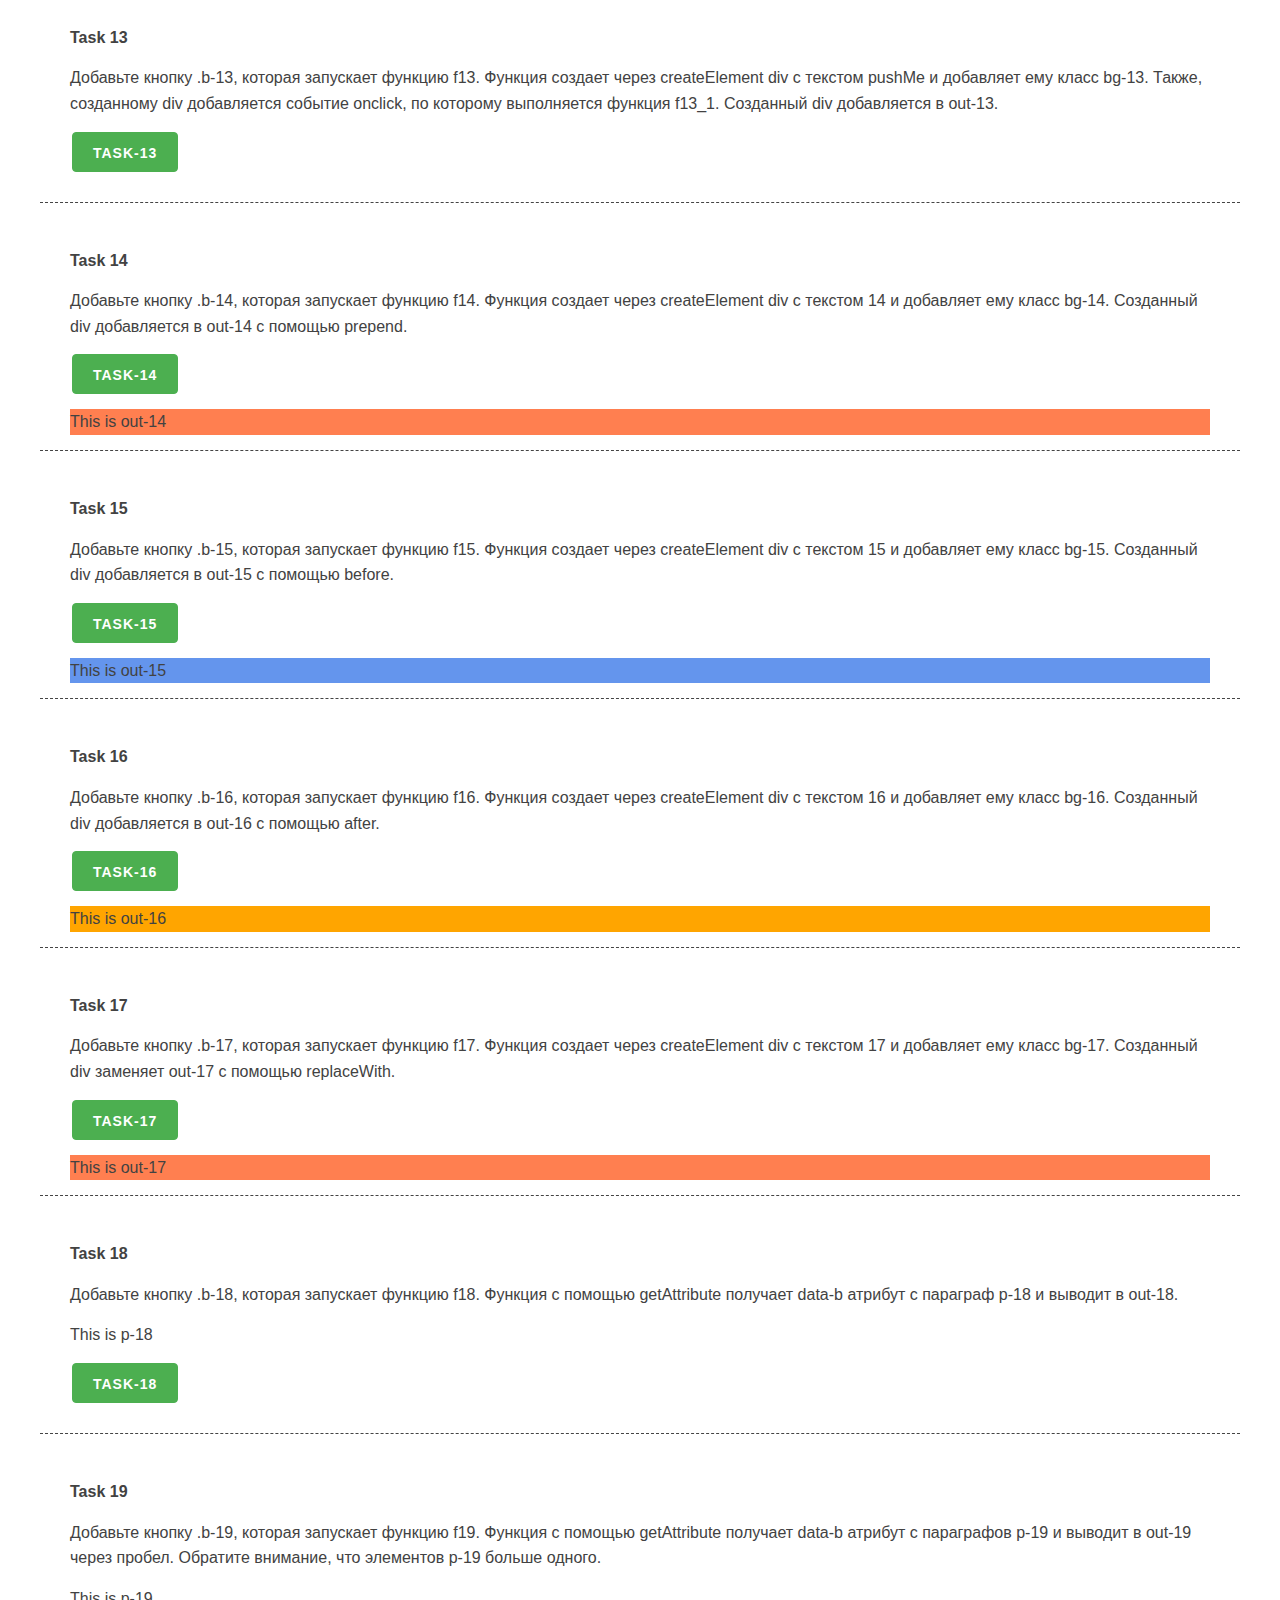
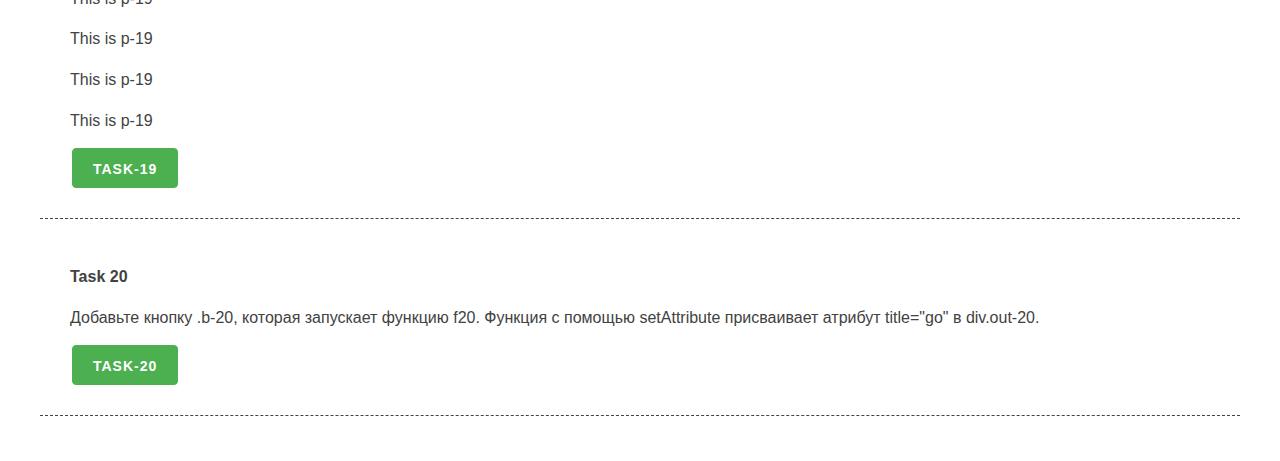
<file: Lesson__09+/unit_09.html>
<!DOCTYPE html>
<html lang="en">

<head>
    <meta charset="UTF-8">
    <meta name="viewport" content="width=device-width, initial-scale=1.0">
    <meta http-equiv="X-UA-Compatible" content="ie=edge">
    <link rel="stylesheet" href="css/mustard-ui.min.css">
    <link rel="stylesheet" href="css/style.css">
    <title>Unit 09</title>
</head>

<body>
    <div class="container">
        <h1>Unit 09. РАБОТАЕМ С DOM</h1>
        <h2><a href="https://itgid.info/course/javascript-2" target="_blank">JavaScript v.2.0 - курс Лущенко
                Александра</a></h2>

        <section>
            <p><b>Task 1.</b></p>
            <p>Добавьте кнопку .b-1, которая запускает функцию f1. Функция присваивает блоку .out-1 ширину 200px, высоту
                40px.</p>

            <button class="button-primary b-1">Task-1</button>
            <div class="out-1 bg-red">out-1</div>
        </section>

        <section>
            <p><b>Task 2.</b></p>
            <p>По нажатию кнопки b-2 запускайте функцию f2, которая присваивает блоку out-2 класс .bg-2.</p>
            <button class="button-primary b-2">Task-2</button>
            <div class="out-2">out-2</div>
        </section>

        <section>
            <p><b>Task 3.</b></p>
            <p>По нажатию кнопки b-3 запускайте функцию f3, которая удаляет у блока out-3 класс .bg-3.</p>
            <button class="button-primary b-3">Task-3</button>
            <div class="out-3 bg-3">out-3</div>
        </section>

        <section>
            <p><b>Task 4.</b></p>
            <p>По нажатию кнопки b-4 запускайте функцию f4, которая делает toggle класса bg-4 для блока out-4.</p>
            <button class="button-primary b-4">Task-4</button>
            <div class="out-4">out-4</div>
        </section>

        <section>
            <p><b>Task 5.</b></p>
            <p>По нажатию b-5 запускайте функцию f5, которая проверяет наличие класса bg-4 у блока out-4 (да, именно
                bg-4 у out-4 ). Результат - true или false, выводите в out-5.</p>
            <button class="button-primary b-5">Task-5</button>
            <div class="out-5"></div>
        </section>

        <section>
            <p><b>Task 6.</b></p>
            <p>По нажатию b-6 запускайте функцию f6, которая выводит в out-6 количество параграфов с классом p-6.</p>
            <p class="p-6">p-6</p>
            <p class="p-6">p-6</p>
            <p class="p-6">p-6</p>
            <p class="p-6">p-6</p>
            <button class="button-primary b-6">Task-6</button>
            <div class="out-6"></div>
        </section>

        <section>
            <p><b>Task 7.</b></p>
            <p>По нажатию кнопки b-7 запускайте функцию f7, которая присваивает блокам out-7 класс .bg-7. Обратите
                внимание, что данных блоков больше одного, следовательно нужен цикл.</p>

            <button class="button-primary b-7">Task-7</button>
            <div class="out-7">out-7</div>
            <div class="out-7">out-7</div>
            <div class="out-7">out-7</div>
        </section>


        <section>
            <p><b>Task 8.</b></p>
            <p>По нажатию кнопки b-8 запускайте функцию f8, которая делает toggle блокам out-8 класс .bg-8. Обратите
                внимание, что данных блоков больше одного, следовательно нужен цикл.</p>


            <button class="button-primary b-8">Task-8</button>
            <div class="out-8 bg-8">out-8</div>
            <div class="out-8">out-8</div>
            <div class="out-8 bg-8">out-8</div>
            <div class="out-8">out-8</div>
        </section>

        <section>
            <p><b>Task 9.</b></p>
            <p>Усложним предыдущие задачи. С помощью цикла повесьте на блоки out-9 событие клик. По клику должна
                выполняться функция f9. Функция, должна добавлять класс bg-9 тому out-9 на котором кликнули.</p>
            <div class="out-9">out-9</div>
            <div class="out-9">out-9</div>
            <div class="out-9">out-9</div>

        </section>

        <section>
            <p><b>Task 10</b></p>
            <p>Усложним предыдущие задачи. С помощью цикла повесьте на блоки out-10 событие клик. По клику должна
                выполняться функция f10. Функция, должна делать toggle класса bg-10 тому out-10 на котором кликнули.</p>
            <div class="out-10 bg-10">out-10</div>
            <div class="out-10">out-10</div>
            <div class="out-10 bg-10">out-10</div>
            <div class="out-10">out-10</div>
        </section>

        <section>
            <p><b>Task 11</b></p>
            <p>Добавьте кнопку .b-11, которая запускает функцию f11. Функция создает через createElement div c текстом
                25 и добавляет его через append в out-11.</p>

            <button class="button-primary b-11">Task-11</button>
            <div class="out-11"></div>
        </section>

        <section>
            <p><b>Task 12</b></p>
            <p>Добавьте кнопку .b-12, которая запускает функцию f12. Функция создает через createElement div c текстом
                12 и добавляет ему класс bg-12. Созданный div добавляется в out-12.</p>

            <button class="button-primary b-12">Task-12</button>
            <div class="out-12"></div>
        </section>

        <section>
            <p><b>Task 13</b></p>
            <p>Добавьте кнопку .b-13, которая запускает функцию f13. Функция создает через createElement div c текстом
                pushMe и добавляет ему класс bg-13. Также, созданному div добавляется событие onclick, по которому
                выполняется функция f13_1. Созданный div добавляется в out-13.
            </p>

            <button class="button-primary b-13">Task-13</button>
            <div class="out-13"></div>
            <div class="out-13-1"></div>

        </section>

        <section>
            <p><b>Task 14</b></p>
            <p>Добавьте кнопку .b-14, которая запускает функцию f14. Функция создает через createElement div c текстом
                14 и добавляет ему класс bg-14. Созданный div добавляется в out-14 с помощью prepend.
            </p>

            <button class="button-primary b-14">Task-14</button>
            <div class="out-14 bg-13">
                This is out-14
            </div>
        </section>

        <section>
            <p><b>Task 15</b></p>
            <p>Добавьте кнопку .b-15, которая запускает функцию f15. Функция создает через createElement div c текстом
                15 и добавляет ему класс bg-15. Созданный div добавляется в out-15 с помощью before.
            </p>

            <button class="button-primary b-15">Task-15</button>
            <div class="out-15 bg-9">
                This is out-15
            </div>
        </section>

        <section>
            <p><b>Task 16</b></p>
            <p>Добавьте кнопку .b-16, которая запускает функцию f16. Функция создает через createElement div c текстом
                16 и добавляет ему класс bg-16. Созданный div добавляется в out-16 с помощью after.
            </p>

            <button class="button-primary b-16">Task-16</button>
            <div class="out-16 bg-4">
                This is out-16
            </div>
        </section>


        <section>
            <p><b>Task 17</b></p>
            <p>Добавьте кнопку .b-17, которая запускает функцию f17. Функция создает через createElement div c текстом
                17 и добавляет ему класс bg-17. Созданный div заменяет out-17 с помощью replaceWith.
            </p>

            <button class="button-primary b-17">Task-17</button>
            <div class="out-17 bg-13">
                This is out-17
            </div>
        </section>

        <section>
            <p><b>Task 18</b></p>
            <p>Добавьте кнопку .b-18, которая запускает функцию f18. Функция с помощью getAttribute получает data-b
                атрибут с параграф p-18 и выводит в out-18.</p>
            <p class="p-18" data-b="hello">This is p-18</p>
            <button class="button-primary b-18">Task-18</button>
            <div class="out-18"></div>
        </section>

        <section>
            <p><b>Task 19</b></p>
            <p>Добавьте кнопку .b-19, которая запускает функцию f19. Функция с помощью getAttribute получает data-b
                атрибут с параграфов p-19 и выводит в out-19 через пробел. Обратите внимание, что элементов p-19 больше
                одного.</p>

            <p class="p-19" data-b="3">This is p-19</p>
            <p class="p-19" data-b="14">This is p-19</p>
            <p class="p-19" data-b="15">This is p-19</p>
            <p class="p-19" data-b="92">This is p-19</p>

            <button class="button-primary b-19">Task-19</button>
            <div class="out-19"></div>
        </section>

        <section>
            <p><b>Task 20</b></p>
            <p>Добавьте кнопку .b-20, которая запускает функцию f20. Функция с помощью setAttribute присваивает атрибут
                title="go" в div.out-20.</p>
            <button class="button-primary b-20">Task-20</button>
            <div class="out-20"></div>
        </section>

    </div>

    <script src="unit_09.js"></script>
</body>

</html>
</file>
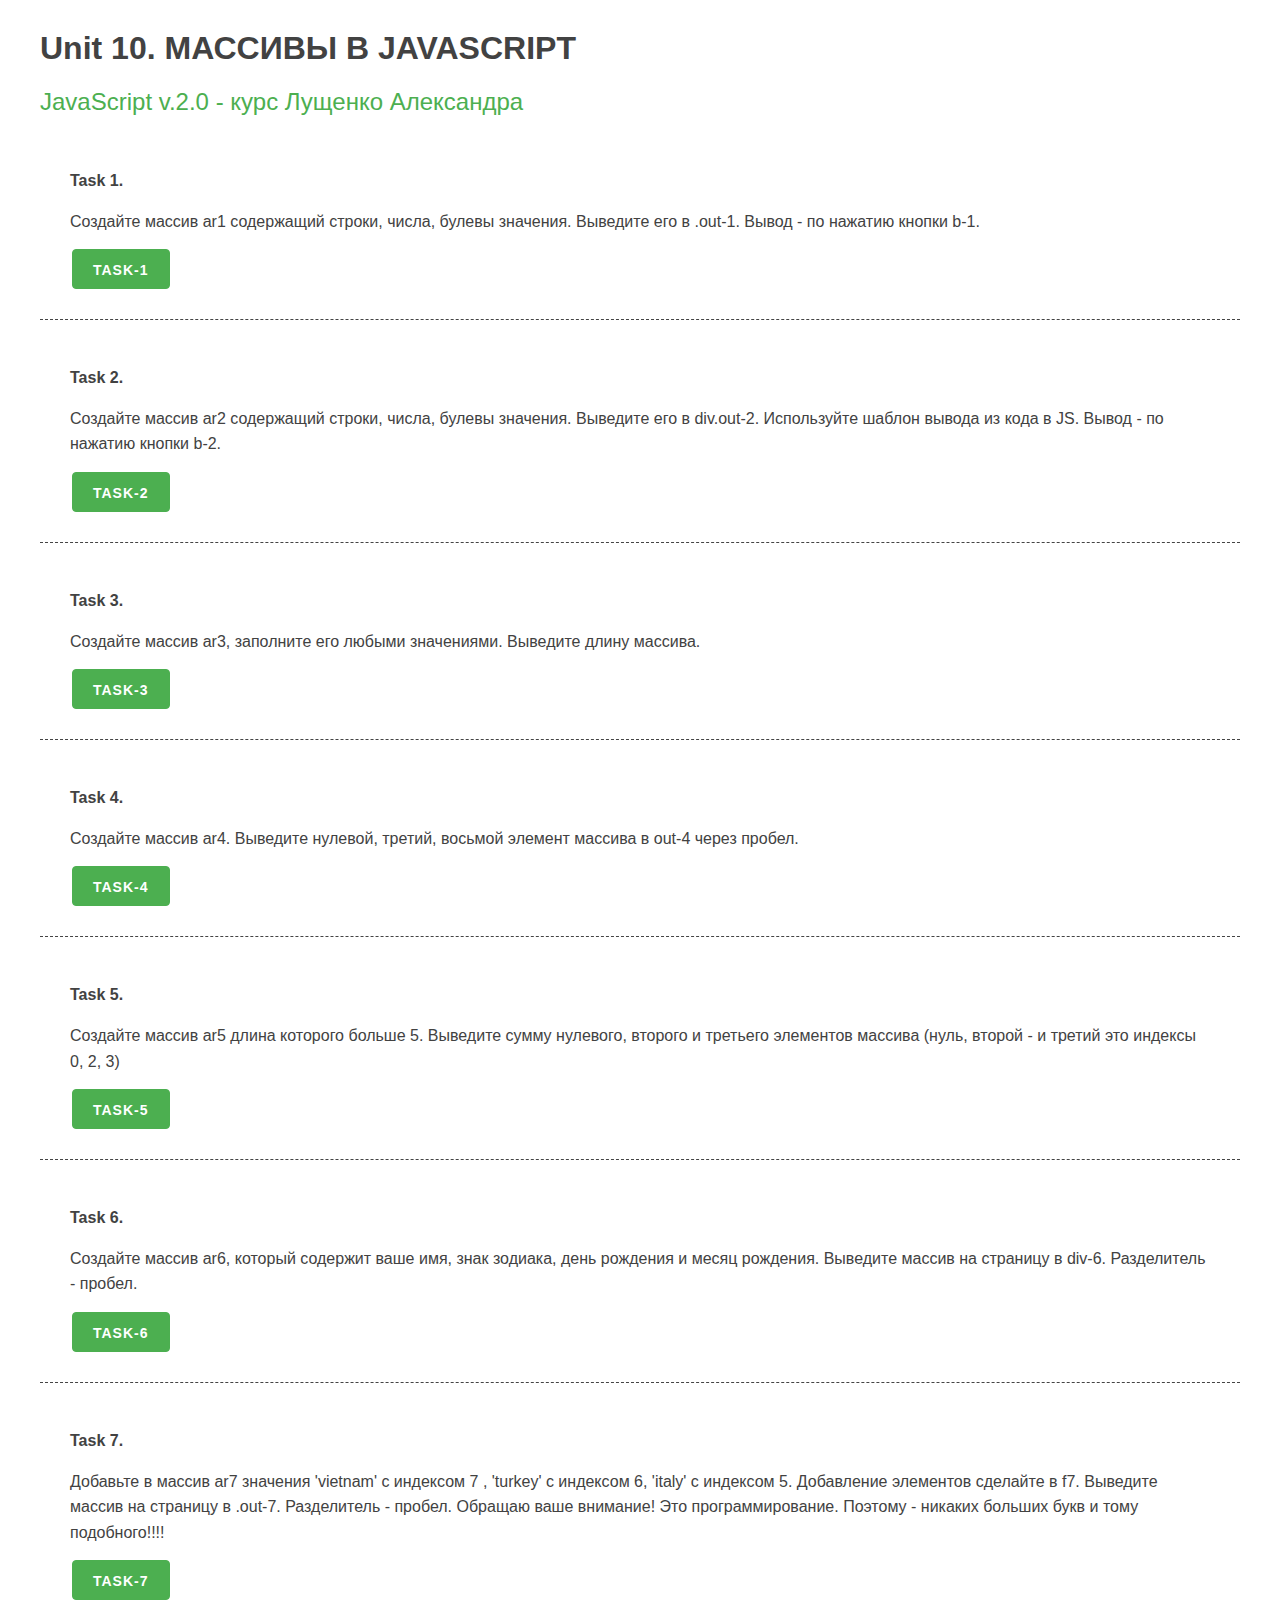
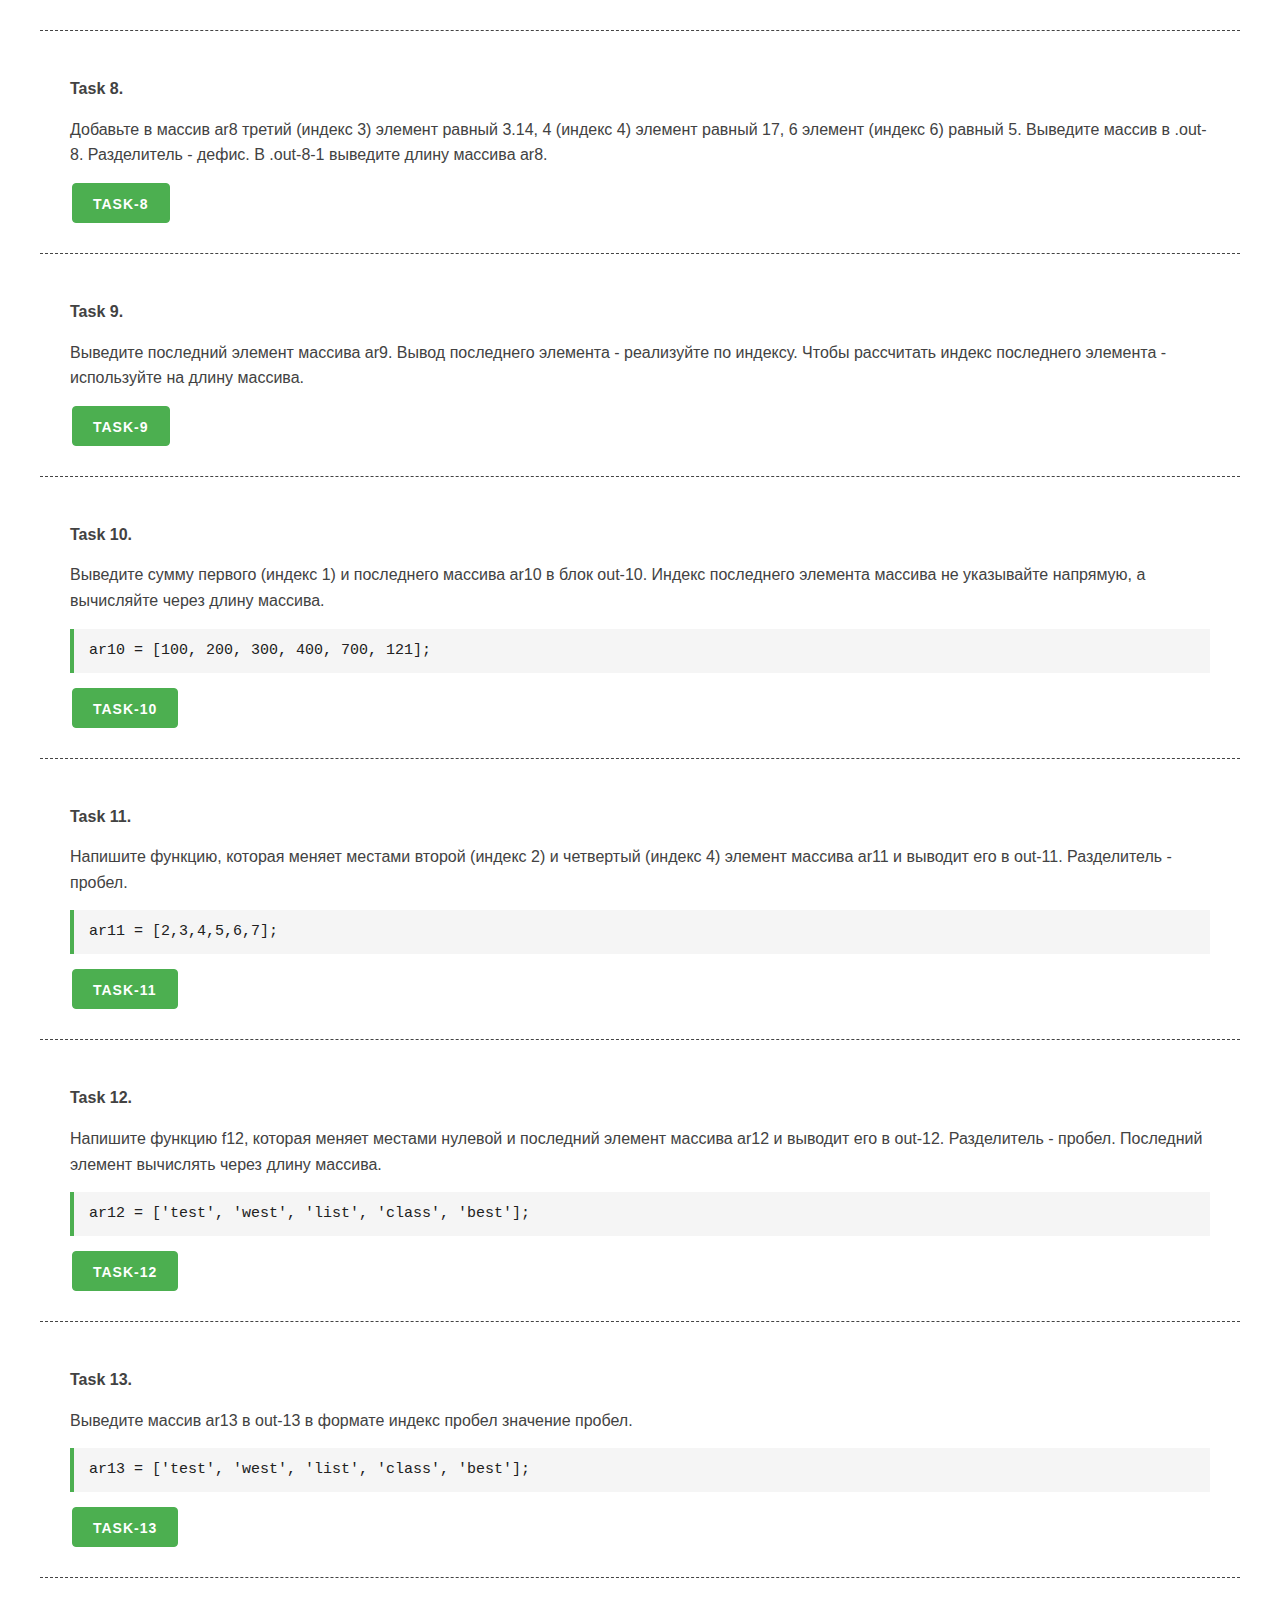
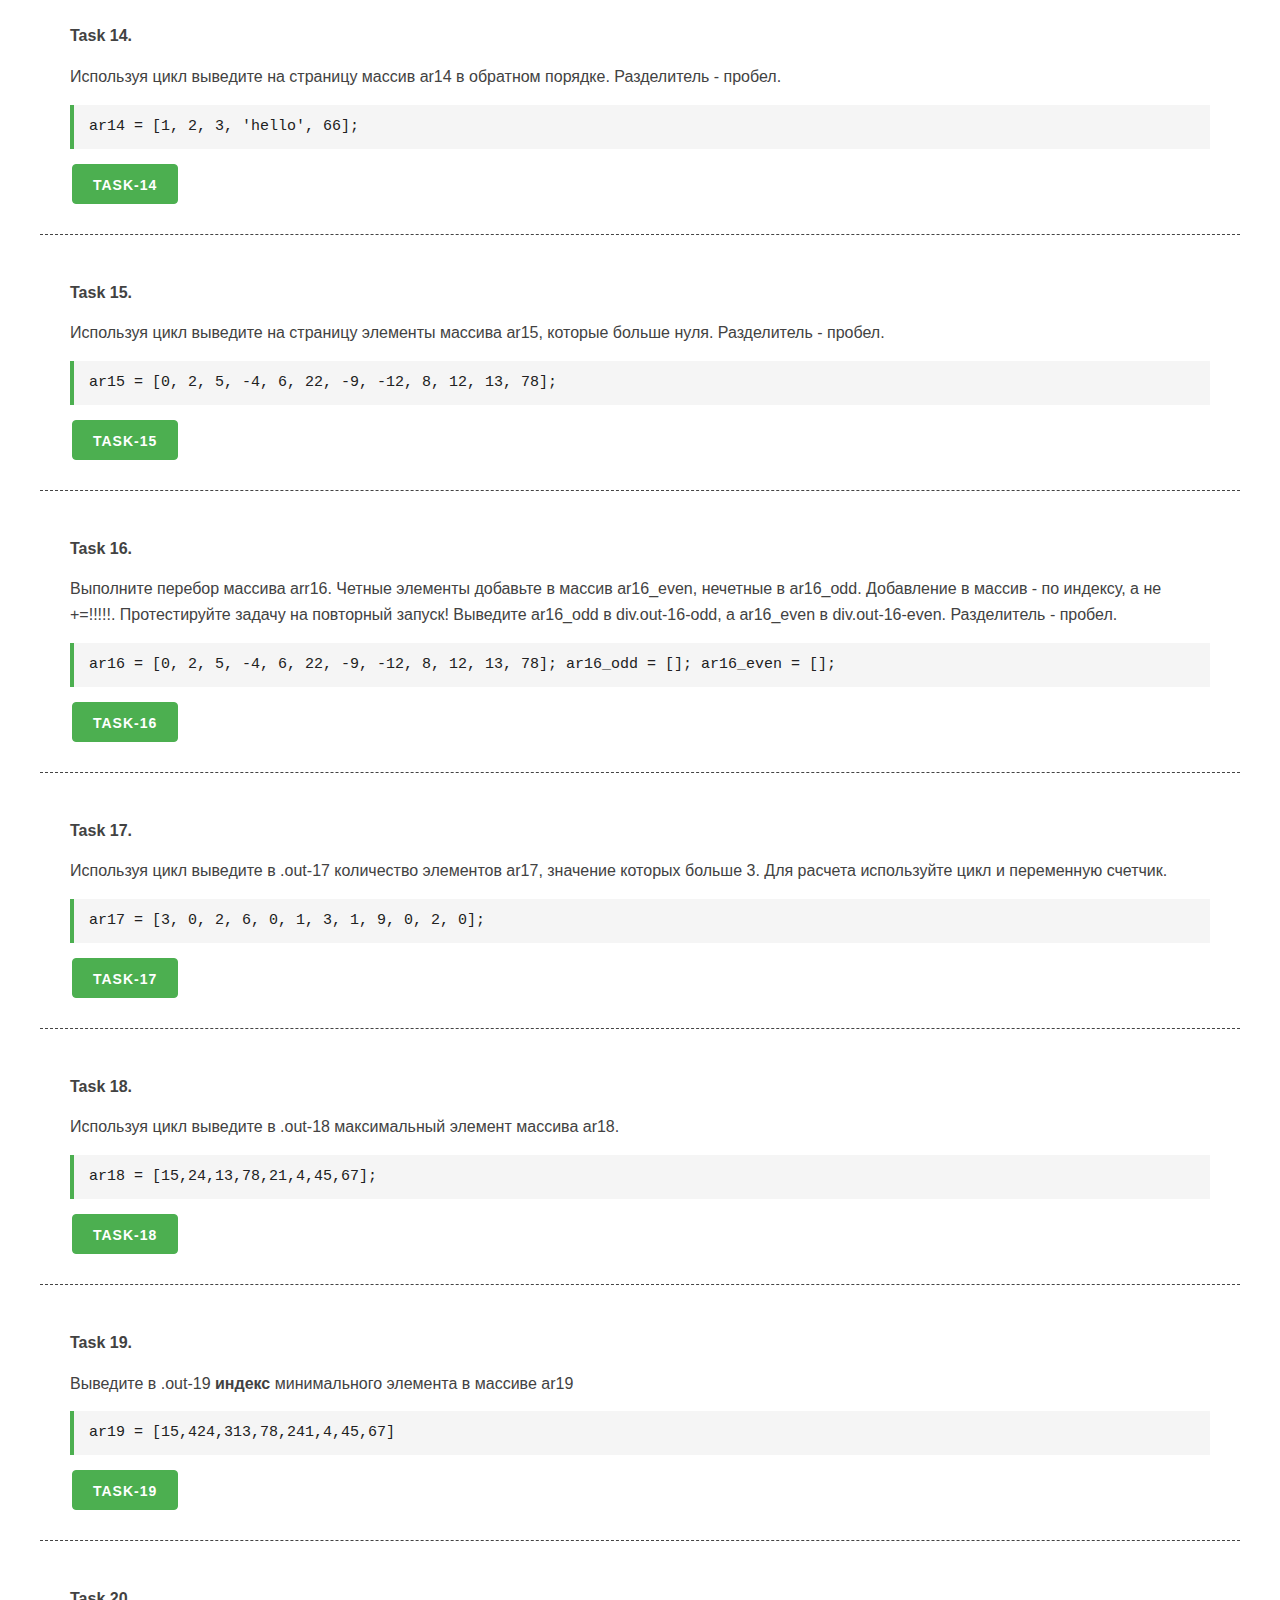
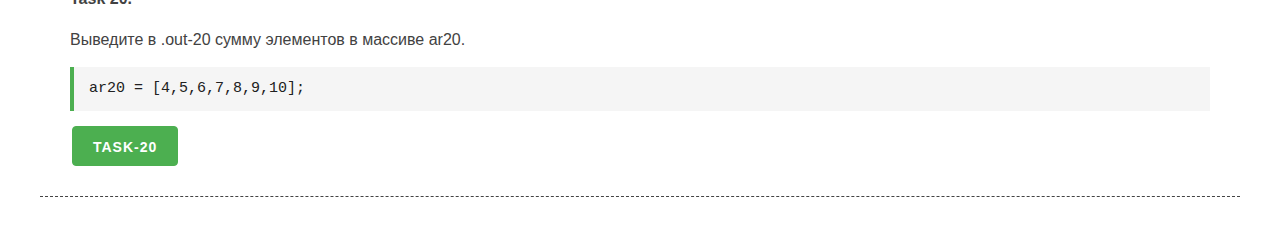
<file: Lesson__10+/unit_10.html>
<!DOCTYPE html>
<html lang="en">

<head>
    <meta charset="UTF-8">
    <meta name="viewport" content="width=device-width, initial-scale=1.0">
    <meta http-equiv="X-UA-Compatible" content="ie=edge">
    <link rel="stylesheet" href="css/mustard-ui.min.css">
    <link rel="stylesheet" href="css/style.css">
    <title>Unit 10</title>
</head>

<body>
    <div class="container">
        <h1>Unit 10. МАССИВЫ В JAVASCRIPT</h1>
        <h2><a href="https://itgid.info/course/javascript-2" target="_blank">JavaScript v.2.0 - курс Лущенко
                Александра</a></h2>

        <section>
            <p><b>Task 1.</b></p>
            <p>Создайте массив ar1 содержащий строки, числа, булевы значения. Выведите его в .out-1. Вывод - по нажатию
                кнопки b-1.</p>
            <button class="button-primary b-1">Task-1</button>
            <div class="out-1"></div>
        </section>

        <section>
            <p><b>Task 2.</b></p>
            <p>Создайте массив ar2 содержащий строки, числа, булевы значения. Выведите его в div.out-2. Используйте
                шаблон вывода из кода в JS. Вывод - по нажатию кнопки b-2.</p>
            <button class="button-primary b-2">Task-2</button>
            <div class="out-2"></div>
        </section>

        <section>
            <p><b>Task 3.</b></p>
            <p>Создайте массив ar3, заполните его любыми значениями. Выведите длину массива.</p>
            <button class="button-primary b-3">Task-3</button>
            <div class="out-3"></div>
        </section>

        <section>
            <p><b>Task 4.</b></p>
            <p>Создайте массив ar4. Выведите нулевой, третий, восьмой элемент массива в out-4 через пробел.</p>
            <button class="button-primary b-4">Task-4</button>
            <div class="out-4"></div>
        </section>

        <section>
            <p><b>Task 5.</b></p>
            <p>Создайте массив ar5 длина которого больше 5. Выведите сумму нулевого, второго и третьего элементов
                массива (нуль, второй - и третий это индексы 0, 2, 3)</p>
            <button class="button-primary b-5">Task-5</button>
            <div class="out-5"></div>
        </section>

        <section>
            <p><b>Task 6.</b></p>
            <p>Создайте массив ar6, который содержит ваше имя, знак зодиака, день рождения и месяц рождения. Выведите
                массив на страницу в div-6. Разделитель - пробел.</p>
            <button class="button-primary b-6">Task-6</button>
            <div class="out-6"></div>
        </section>

        <section>
            <p><b>Task 7.</b></p>
            <p>Добавьте в массив ar7 значения 'vietnam' с индексом 7 , 'turkey' с индексом 6, 'italy' с индексом 5.
                Добавление элементов сделайте в f7. Выведите массив на страницу в .out-7. Разделитель - пробел. Обращаю
                ваше внимание! Это программирование. Поэтому - никаких больших букв и тому подобного!!!!</p>
            <button class="button-primary b-7">Task-7</button>
            <div class="out-7"></div>
        </section>

        <section>
            <p><b>Task 8.</b></p>
            <p>Добавьте в массив ar8 третий (индекс 3) элемент равный 3.14, 4 (индекс 4) элемент равный 17, 6 элемент
                (индекс 6) равный 5. Выведите массив в .out-8. Разделитель - дефис. В .out-8-1 выведите длину массива
                ar8.</p>
            <button class="button-primary b-8">Task-8</button>
            <div class="out-8"></div>
            <div class="out-8-1"></div>
        </section>

        <section>
            <p><b>Task 9.</b></p>
            <p>Выведите последний элемент массива ar9. Вывод последнего элемента - реализуйте по индексу. Чтобы
                рассчитать индекс последнего элемента - используйте на длину массива. </p>
            <button class="button-primary b-9">Task-9</button>
            <div class="out-9"></div>
        </section>

        <section>
            <p><b>Task 10.</b></p>
            <p> Выведите сумму первого (индекс 1) и последнего массива ar10 в блок out-10. Индекс последнего элемента
                массива не указывайте напрямую, а вычисляйте через длину массива.</p>
            <pre>ar10 = [100, 200, 300, 400, 700, 121];</pre>
            <button class="button-primary b-10">Task-10</button>
            <div class="out-10"></div>
        </section>

        <section>
            <p><b>Task 11.</b></p>
            <p>Напишите функцию, которая меняет местами второй (индекс 2) и четвертый (индекс 4) элемент массива ar11 и
                выводит его в out-11. Разделитель - пробел.</p>
            <pre>ar11 = [2,3,4,5,6,7];</pre>
            <button class="button-primary b-11">Task-11</button>
            <div class="out-11"></div>
        </section>

        <section>
            <p><b>Task 12.</b></p>
            <p>Напишите функцию f12, которая меняет местами нулевой и последний элемент массива ar12 и выводит его в
                out-12. Разделитель - пробел. Последний элемент вычислять через длину массива.</p>
            <pre>ar12 = ['test', 'west', 'list', 'class', 'best'];</pre>
            <button class="button-primary b-12">Task-12</button>
            <div class="out-12"></div>
        </section>

        <section>
            <p><b>Task 13.</b></p>
            <p>Выведите массив ar13 в out-13 в формате индекс пробел значение пробел.</p>
            <pre>ar13 = ['test', 'west', 'list', 'class', 'best'];</pre>
            <button class="button-primary b-13">Task-13</button>
            <div class="out-13"></div>
        </section>

        <section>
            <p><b>Task 14.</b></p>
            <p>Используя цикл выведите на страницу массив ar14 в обратном порядке. Разделитель - пробел.</p>
            <pre>ar14 = [1, 2, 3, 'hello', 66];</pre>
            <button class="button-primary b-14">Task-14</button>
            <div class="out-14"></div>
        </section>

        <section>
            <p><b>Task 15.</b></p>
            <p>Используя цикл выведите на страницу элементы массива ar15, которые больше нуля. Разделитель - пробел.</p>
            <pre>ar15 = [0, 2, 5, -4, 6, 22, -9, -12, 8, 12, 13, 78];</pre>
            <button class="button-primary b-15">Task-15</button>
            <div class="out-15"></div>
        </section>

        <section>
            <p><b>Task 16.</b></p>
            <p>Выполните перебор массива arr16. Четные элементы добавьте в массив ar16_even, нечетные в ar16_odd.
                Добавление в массив - по индексу, а не +=!!!!!. Протестируйте задачу на повторный запуск! Выведите
                ar16_odd в div.out-16-odd, а ar16_even в div.out-16-even. Разделитель - пробел.</p>
            <pre>
ar16 = [0, 2, 5, -4, 6, 22, -9, -12, 8, 12, 13, 78];
ar16_odd = [];
ar16_even = [];
        </pre>
            <button class="button-primary b-16">Task-16</button>
            <div class="out-16-even"></div>
            <div class="out-16-odd"></div>
        </section>

        <section>
            <p><b>Task 17.</b></p>
            <p>Используя цикл выведите в .out-17 количество элементов ar17, значение которых больше 3. Для расчета
                используйте цикл и переменную счетчик.</p>
            <pre>ar17 =  [3, 0, 2, 6, 0, 1, 3, 1, 9, 0, 2, 0];</pre>
            <button class="button-primary b-17">Task-17</button>
            <div class="out-17"></div>
        </section>

        <section>
            <p><b>Task 18.</b></p>
            <p>Используя цикл выведите в .out-18 максимальный элемент массива ar18.</p>
            <pre>ar18 =  [15,24,13,78,21,4,45,67];</pre>
            <button class="button-primary b-18">Task-18</button>
            <div class="out-18"></div>
        </section>

        <section>
            <p><b>Task 19.</b></p>
            <p>Выведите в .out-19 <b>индекс</b> минимального элемента в массиве ar19</p>
            <pre>ar19 =  [15,424,313,78,241,4,45,67]</pre>
            <button class="button-primary b-19">Task-19</button>
            <div class="out-19"></div>
        </section>

        <section>
            <p><b>Task 20.</b></p>
            <p>Выведите в .out-20 сумму элементов в массиве ar20.</p>
            <pre> ar20 =  [4,5,6,7,8,9,10];</pre>
            <button class="button-primary b-20">Task-20</button>
            <div class="out-20"></div>
        </section>



    </div>

    <script src="unit_10.js"></script>
</body>

</html>
</file>
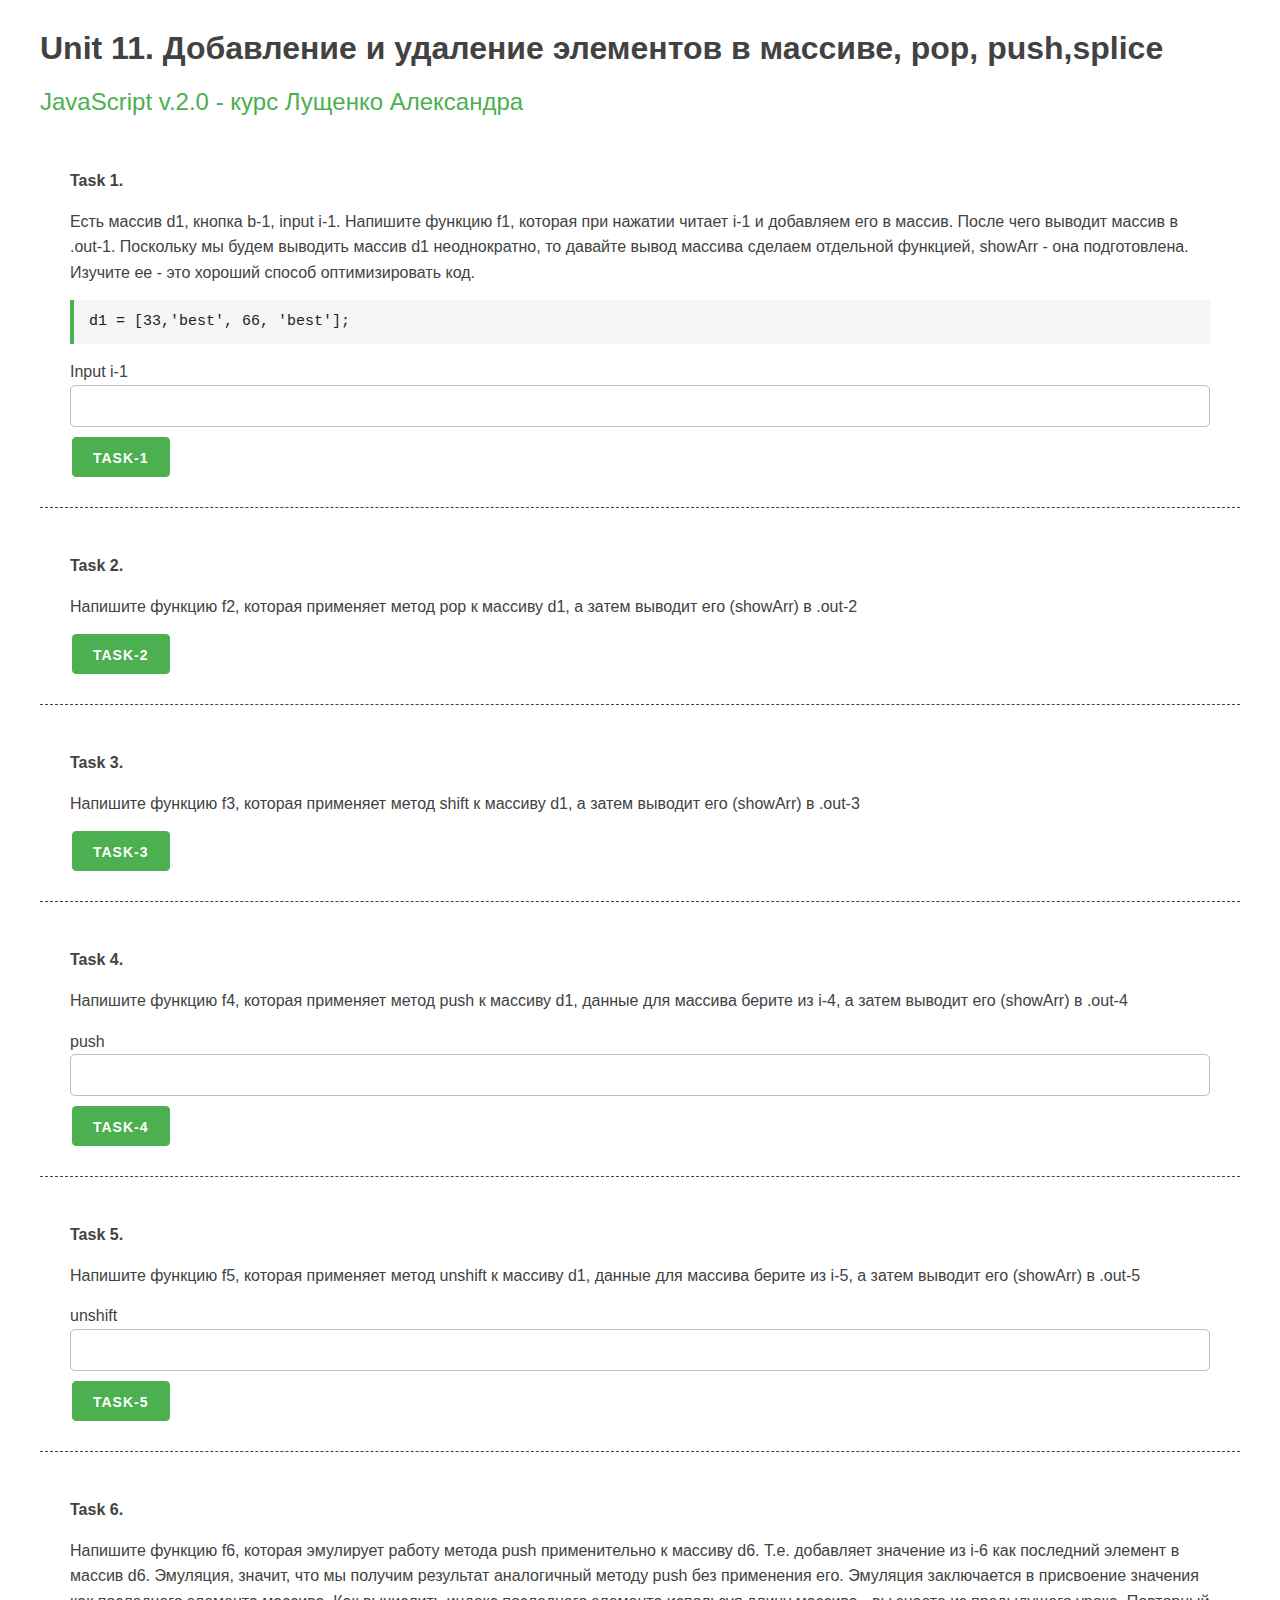
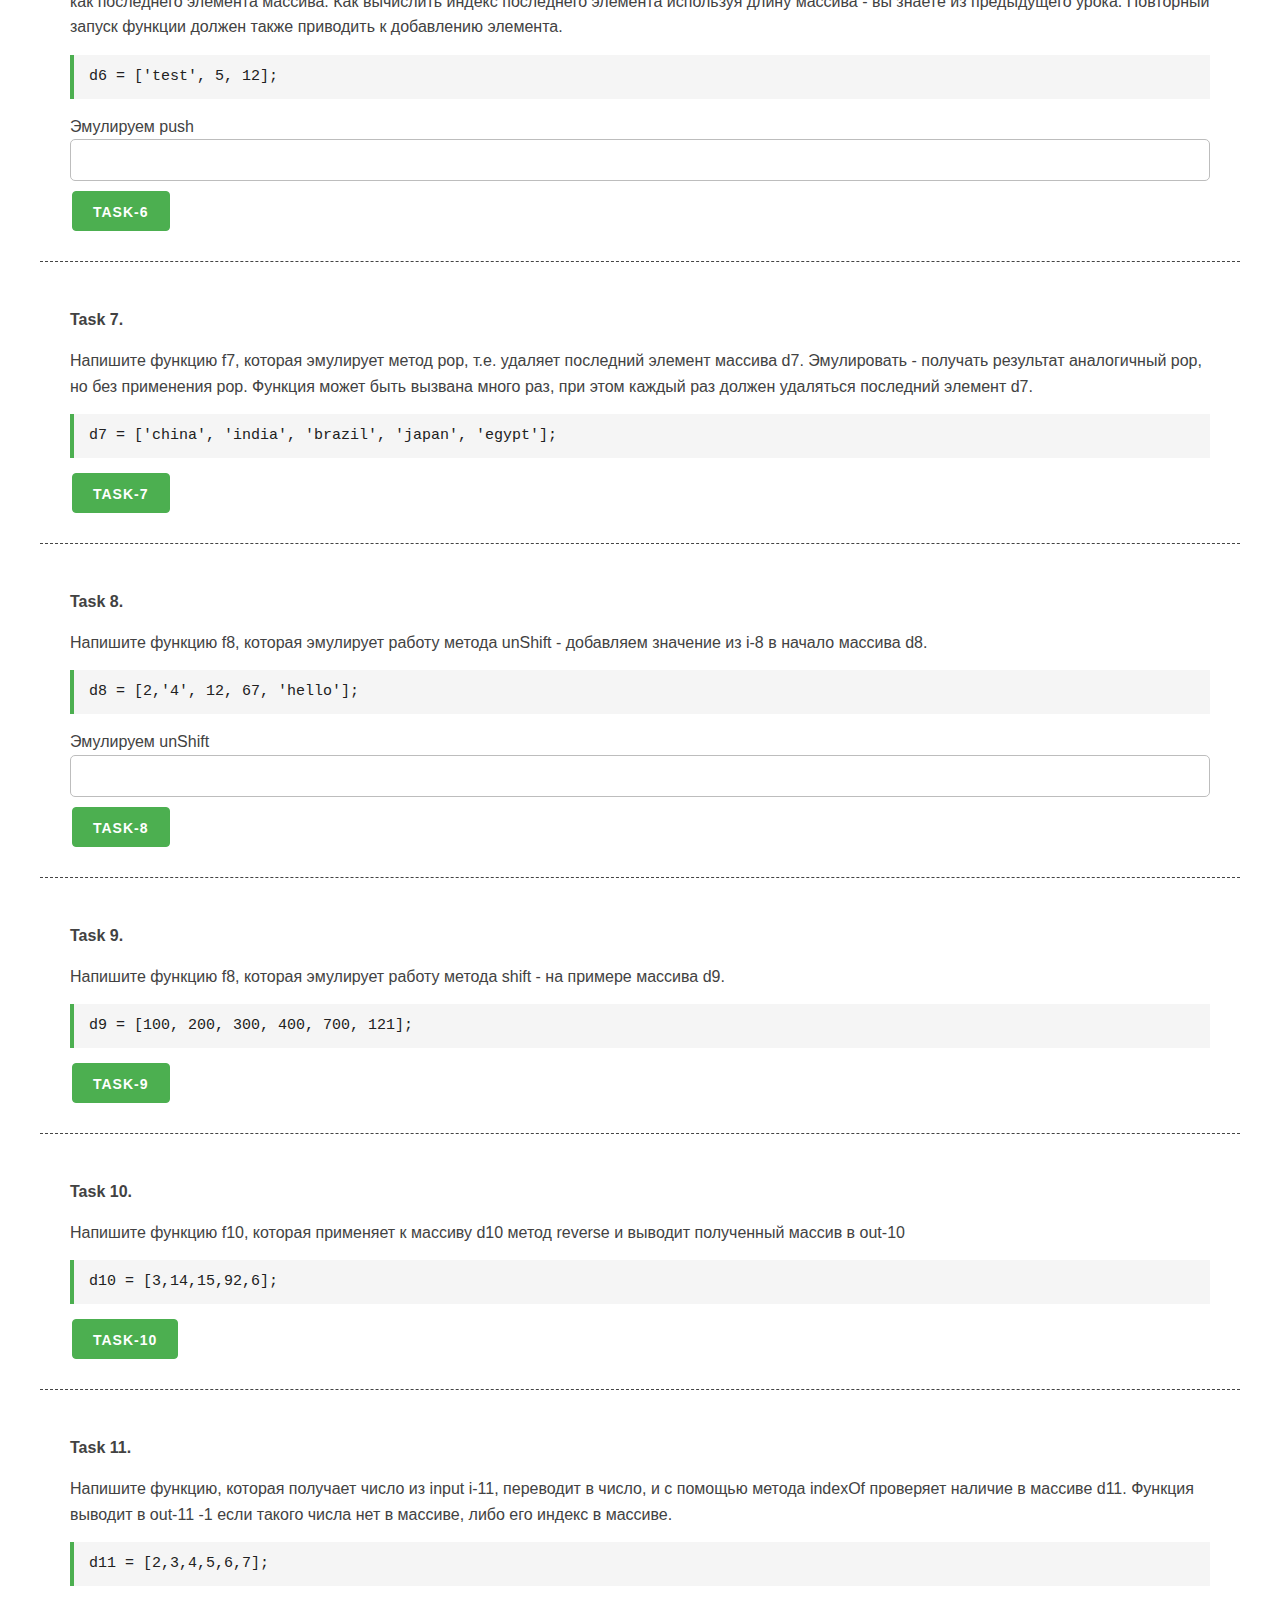
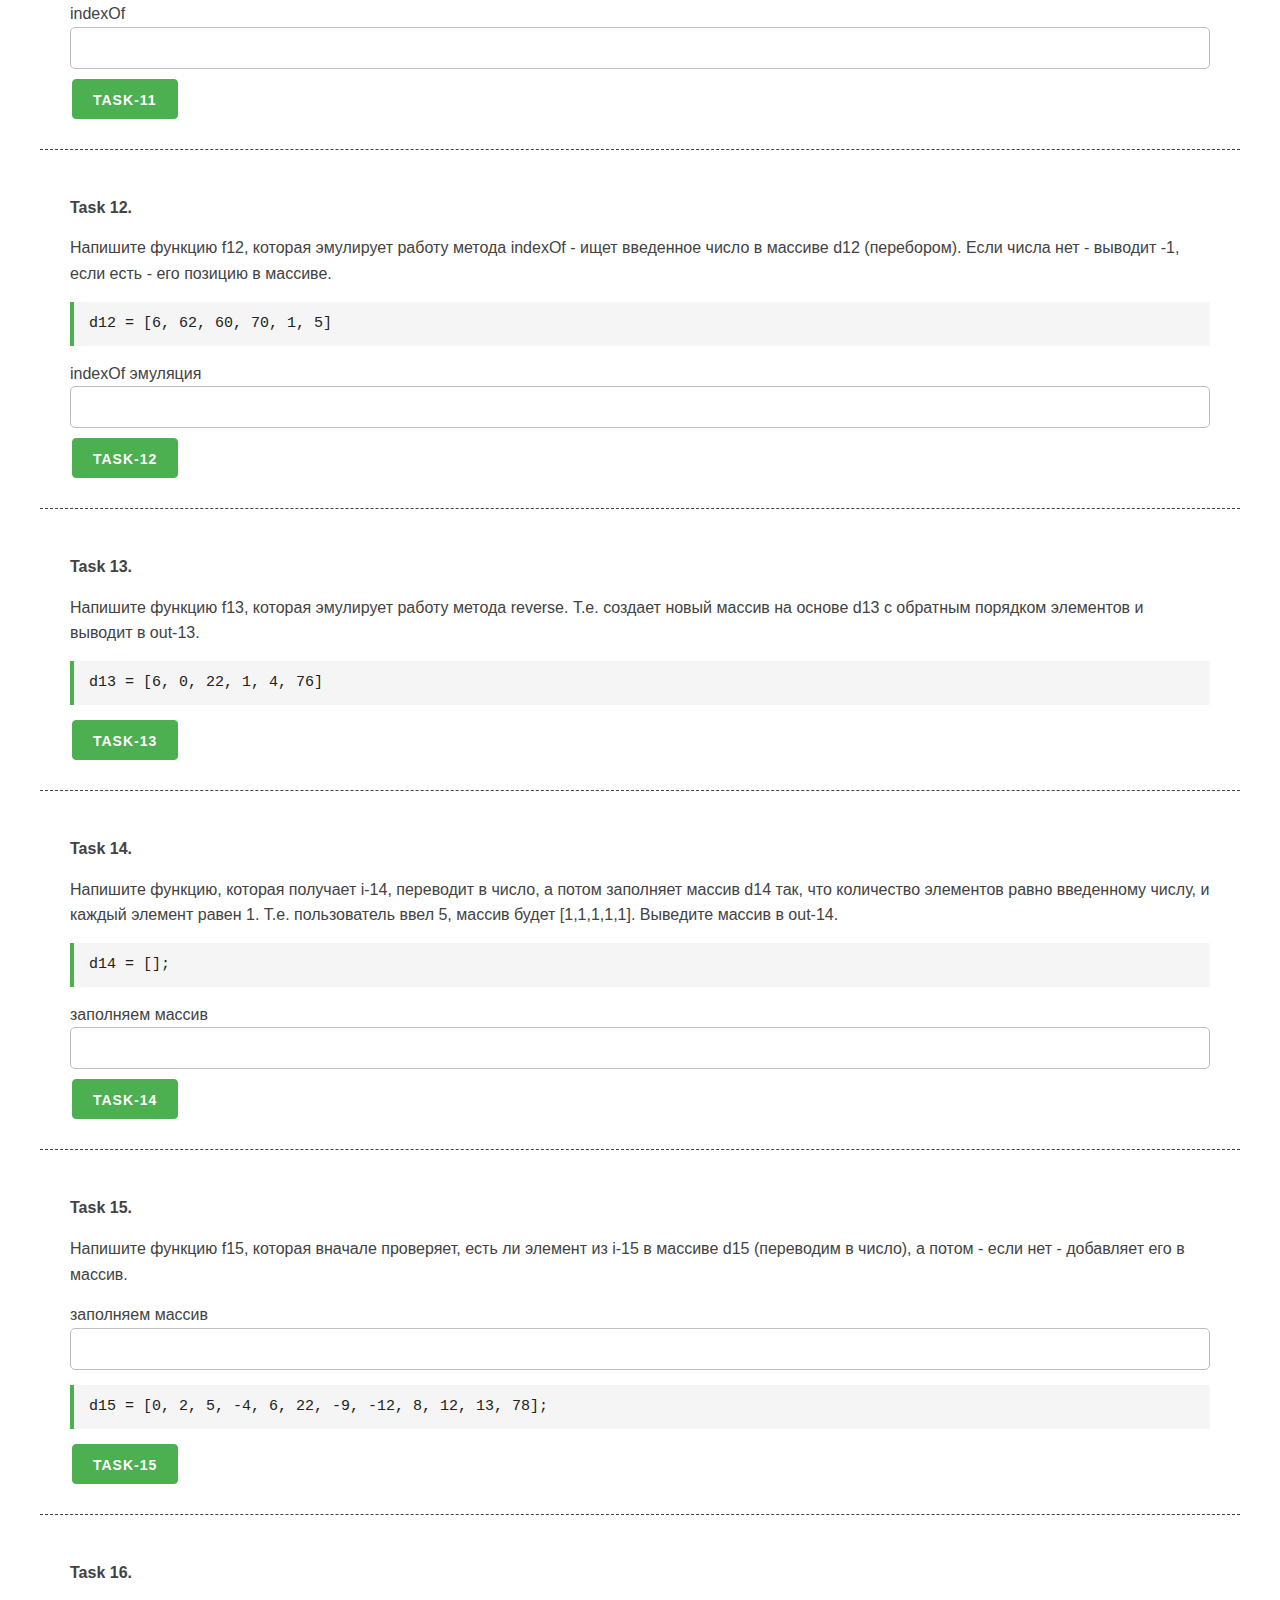
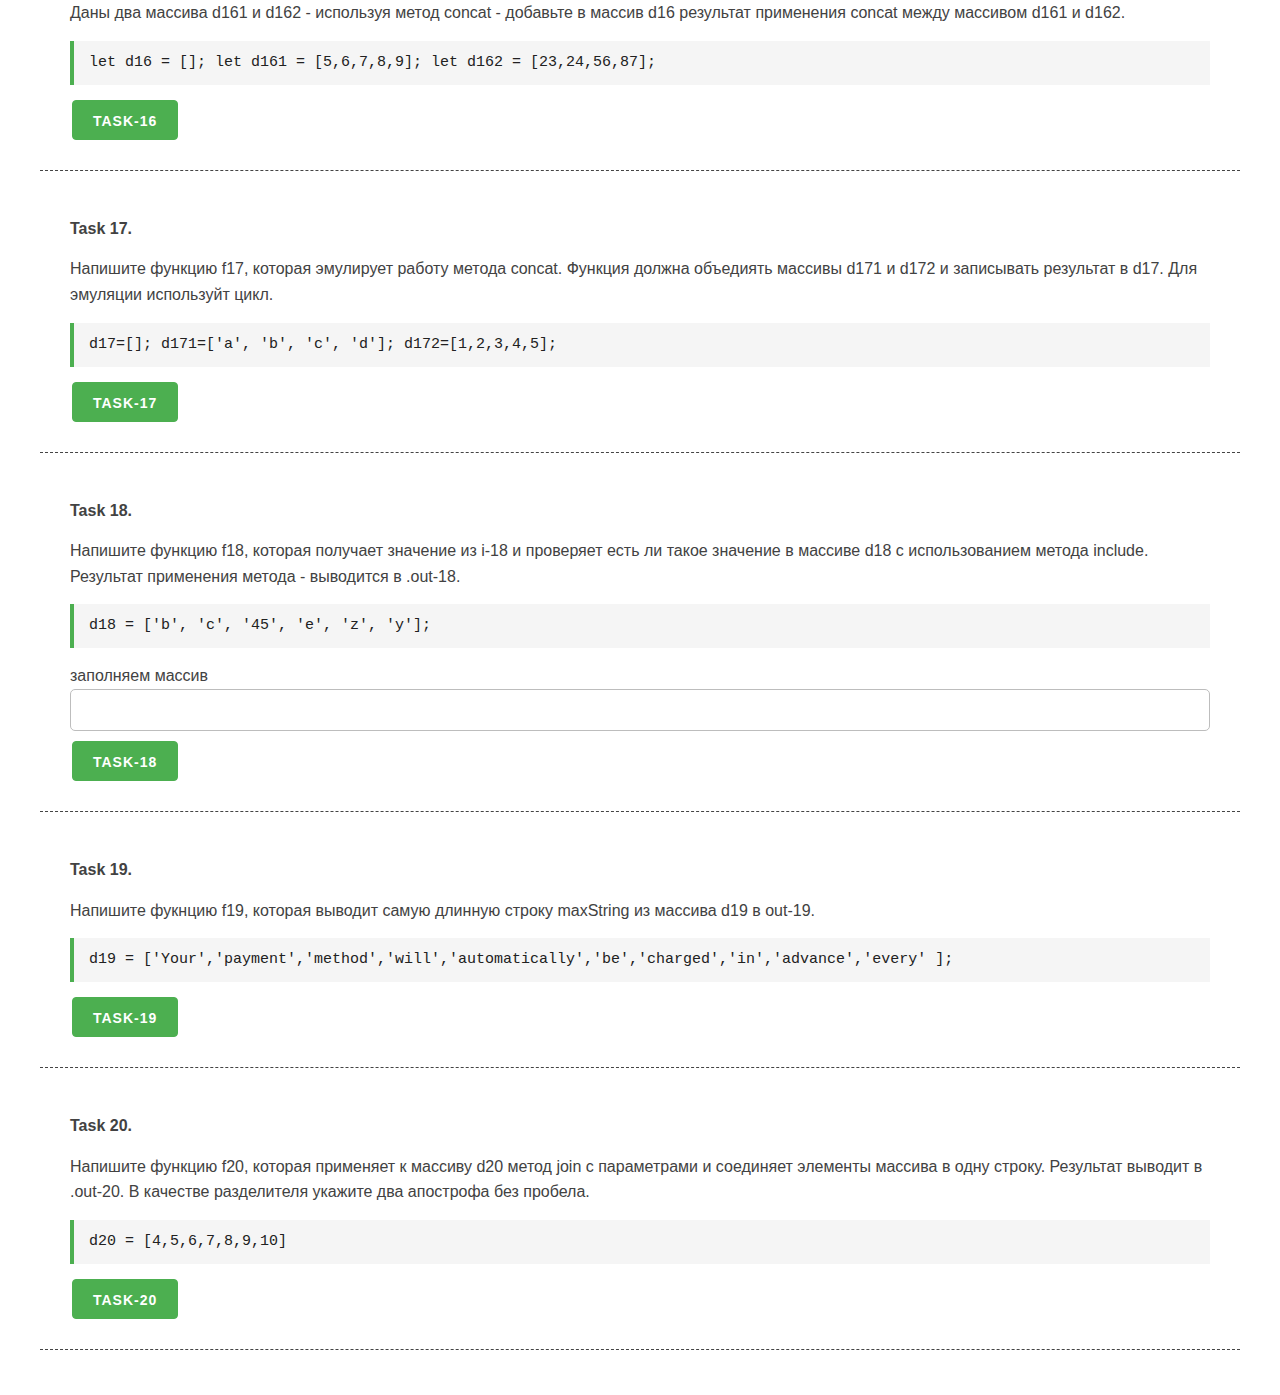
<file: Lesson__11+/unit_11.html>
<!DOCTYPE html>
<html lang="en">

<head>
    <meta charset="UTF-8">
    <meta name="viewport" content="width=device-width, initial-scale=1.0">
    <meta http-equiv="X-UA-Compatible" content="ie=edge">
    <link rel="stylesheet" href="css/mustard-ui.min.css">
    <link rel="stylesheet" href="css/style.css">
    <title>Unit 11</title>
</head>

<body>
    <div class="container">
        <h1>Unit 11. Добавление и удаление элементов в массиве, pop, push,splice</h1>
        <h2><a href="https://itgid.info/course/javascript-2" target="_blank">JavaScript v.2.0 - курс Лущенко
                Александра</a></h2>

        <section>
            <p><b>Task 1.</b></p>
            <p>Есть массив d1, кнопка b-1, input i-1. Напишите функцию f1, которая при нажатии читает i-1 и добавляем
                его в массив. После чего выводит массив в .out-1. Поскольку мы будем выводить массив d1 неоднократно, то
                давайте вывод массива сделаем отдельной функцией, showArr - она подготовлена. Изучите ее - это хороший
                способ оптимизировать код.</p>
            <pre>
        d1 = [33,'best', 66, 'best'];
        </pre>
            <div class="form-control">Input i-1 <input type="text" class="i-1"></div>
            <button class="button-primary b-1">Task-1</button>
            <div class="out-1"></div>
        </section>

        <section>
            <p><b>Task 2.</b></p>
            <p>Напишите функцию f2, которая применяет метод pop к массиву d1, а затем выводит его (showArr) в .out-2</p>
            <button class="button-primary b-2">Task-2</button>
            <div class="out-2"></div>
        </section>

        <section>
            <p><b>Task 3.</b></p>
            <p>Напишите функцию f3, которая применяет метод shift к массиву d1, а затем выводит его (showArr) в .out-3
            </p>
            <button class="button-primary b-3">Task-3</button>
            <div class="out-3"></div>
        </section>

        <section>
            <p><b>Task 4.</b></p>
            <p>Напишите функцию f4, которая применяет метод push к массиву d1, данные для массива берите из i-4, а затем
                выводит его (showArr) в .out-4</p>
            <div class="form-control">push <input type="text" class="i-4"></div>
            <button class="button-primary b-4">Task-4</button>
            <div class="out-4"></div>
        </section>

        <section>
            <p><b>Task 5.</b></p>
            <p>Напишите функцию f5, которая применяет метод unshift к массиву d1, данные для массива берите из i-5, а
                затем выводит его (showArr) в .out-5</p>
            <div class="form-control">unshift <input type="text" class="i-5"></div>
            <button class="button-primary b-5">Task-5</button>
            <div class="out-5"></div>
        </section>

        <section>
            <p><b>Task 6.</b></p>
            <p>Напишите функцию f6, которая эмулирует работу метода push применительно к массиву d6. Т.е. добавляет
                значение из i-6 как последний элемент в массив d6. Эмуляция, значит, что мы получим результат
                аналогичный методу push без применения его. Эмуляция заключается в присвоение значения как последнего
                элемента массива. Как вычислить индекс последнего элемента используя длину массива - вы знаете из
                предыдущего урока. Повторный запуск функции должен также приводить к добавлению элемента.</p>
            <pre>d6 = ['test', 5, 12];</pre>
            <div class="form-control">Эмулируем push <input type="text" class="i-6"></div>
            <button class="button-primary b-6">Task-6</button>
            <div class="out-6"></div>
        </section>

        <section>
            <p><b>Task 7.</b></p>
            <p>Напишите функцию f7, которая эмулирует метод pop, т.е. удаляет последний элемент массива d7. Эмулировать
                - получать результат аналогичный pop, но без применения pop. Функция может быть вызвана много раз, при
                этом каждый раз должен удаляться последний элемент d7.</p>
            <pre>
            d7 = ['china', 'india', 'brazil', 'japan', 'egypt'];
        </pre>
            <button class="button-primary b-7">Task-7</button>
            <div class="out-7"></div>
        </section>

        <section>
            <p><b>Task 8.</b></p>
            <p>Напишите функцию f8, которая эмулирует работу метода unShift - добавляем значение из i-8 в начало массива
                d8.</p>
            <pre>
             d8 = [2,'4', 12, 67, 'hello'];
        </pre>
            <div class="form-control">Эмулируем unShift <input type="text" class="i-8"></div>

            <button class="button-primary b-8">Task-8</button>
            <div class="out-8"></div>
            <div class="out-8-1"></div>
        </section>

        <section>
            <p><b>Task 9.</b></p>
            <p>Напишите функцию f8, которая эмулирует работу метода shift - на примере массива d9.</p>
            <pre>
            d9 = [100, 200, 300, 400, 700, 121];
        </pre>
            <button class="button-primary b-9">Task-9</button>
            <div class="out-9"></div>
        </section>

        <section>
            <p><b>Task 10.</b></p>
            <p>Напишите функцию f10, которая применяет к массиву d10 метод reverse и выводит полученный массив в out-10
            </p>
            <pre>d10 = [3,14,15,92,6];</pre>
            <button class="button-primary b-10">Task-10</button>
            <div class="out-10"></div>
        </section>

        <section>
            <p><b>Task 11.</b></p>
            <p>Напишите функцию, которая получает число из input i-11, переводит в число, и с помощью метода indexOf
                проверяет наличие в массиве d11. Функция выводит в out-11 -1 если такого числа нет в массиве, либо его
                индекс в массиве.
            </p>
            <pre>d11 = [2,3,4,5,6,7];</pre>
            <div class="form-control">indexOf <input type="text" class="i-11"></div>

            <button class="button-primary b-11">Task-11</button>
            <div class="out-11"></div>
        </section>

        <section>
            <p><b>Task 12.</b></p>
            <p>Напишите функцию f12, которая эмулирует работу метода indexOf - ищет введенное число в массиве d12
                (перебором). Если числа нет - выводит -1, если есть - его позицию в массиве.</p>
            <pre>d12 = [6, 62, 60, 70, 1, 5]</pre>
            <div class="form-control">indexOf эмуляция<input type="text" class="i-12"></div>

            <button class="button-primary b-12">Task-12</button>
            <div class="out-12"></div>
        </section>

        <section>
            <p><b>Task 13.</b></p>
            <p>Напишите функцию f13, которая эмулирует работу метода reverse. Т.е. создает новый массив на основе d13 с
                обратным порядком элементов и выводит в out-13.</p>
            <pre> d13 = [6, 0, 22, 1, 4, 76]</pre>
            <button class="button-primary b-13">Task-13</button>
            <div class="out-13"></div>
        </section>

        <section>
            <p><b>Task 14.</b></p>
            <p>Напишите функцию, которая получает i-14, переводит в число, а потом заполняет массив d14 так, что
                количество элементов равно введенному числу, и каждый элемент равен 1. Т.е. пользователь ввел 5, массив
                будет [1,1,1,1,1]. Выведите массив в out-14. </p>
            <pre>d14 = [];</pre>
            <div class="form-control">заполняем массив<input type="text" class="i-14"></div>
            <button class="button-primary b-14">Task-14</button>
            <div class="out-14"></div>
        </section>

        <section>
            <p><b>Task 15.</b></p>
            <p>Напишите функцию f15, которая вначале проверяет, есть ли элемент из i-15 в массиве d15 (переводим в
                число), а потом - если нет - добавляет его в массив.</p>
            <div class="form-control">заполняем массив<input type="text" class="i-15"></div>

            <pre>d15 = [0, 2, 5, -4, 6, 22, -9, -12, 8, 12, 13, 78];</pre>
            <button class="button-primary b-15">Task-15</button>
            <div class="out-15"></div>
        </section>

        <section>
			<p><b>Task 16.</b></p>
			<p>Даны два массива d161 и d162 - используя метод concat - добавьте в массив d16 результат применения concat между массивом d161 и d162.</p>
            <pre>
let d16 = [];
let d161 = [5,6,7,8,9];
let d162 = [23,24,56,87];
        </pre>
            <button class="button-primary b-16">Task-16</button>
            <div class="out-16"></div>
        </section>

        <section>
            <p><b>Task 17.</b></p>
            <p>Напишите функцию f17, которая эмулирует работу метода concat. Функция должна объедиять массивы d171 и
                d172 и записывать результат в d17. Для эмуляции используйт цикл.</p>
            <pre>
d17=[];
d171=['a', 'b', 'c', 'd'];
d172=[1,2,3,4,5];
        </pre>
            <button class="button-primary b-17">Task-17</button>
            <div class="out-17"></div>
        </section>

        <section>
            <p><b>Task 18.</b></p>
            <p>Напишите функцию f18, которая получает значение из i-18 и проверяет есть ли такое значение в массиве d18
                c использованием метода include. Результат применения метода - выводится в .out-18.</p>
            <pre>d18 = ['b', 'c', '45', 'e', 'z', 'y'];</pre>
            <div class="form-control">заполняем массив<input type="text" class="i-18"></div>
            <button class="button-primary b-18">Task-18</button>
            <div class="out-18"></div>
        </section>

        <section>
            <p><b>Task 19.</b></p>
            <p>Напишите фукнцию f19, которая выводит самую длинную строку maxString из массива d19 в out-19.</p>
            <pre>d19 = ['Your','payment','method','will','automatically','be','charged','in','advance','every' ];</pre>
            <button class="button-primary b-19">Task-19</button>
            <div class="out-19"></div>
        </section>

        <section>
            <p><b>Task 20.</b></p>
            <p>Напишите функцию f20, которая применяет к массиву d20 метод join с параметрами и соединяет элементы
                массива в одну строку. Результат выводит в .out-20. В качестве разделителя укажите два апострофа без
                пробела.</p>
            <pre> d20 = [4,5,6,7,8,9,10]</pre>
            <button class="button-primary b-20">Task-20</button>
            <div class="out-20"></div>
        </section>



    </div>

    <script src="unit_11.js"></script>
</body>

</html>
</file>
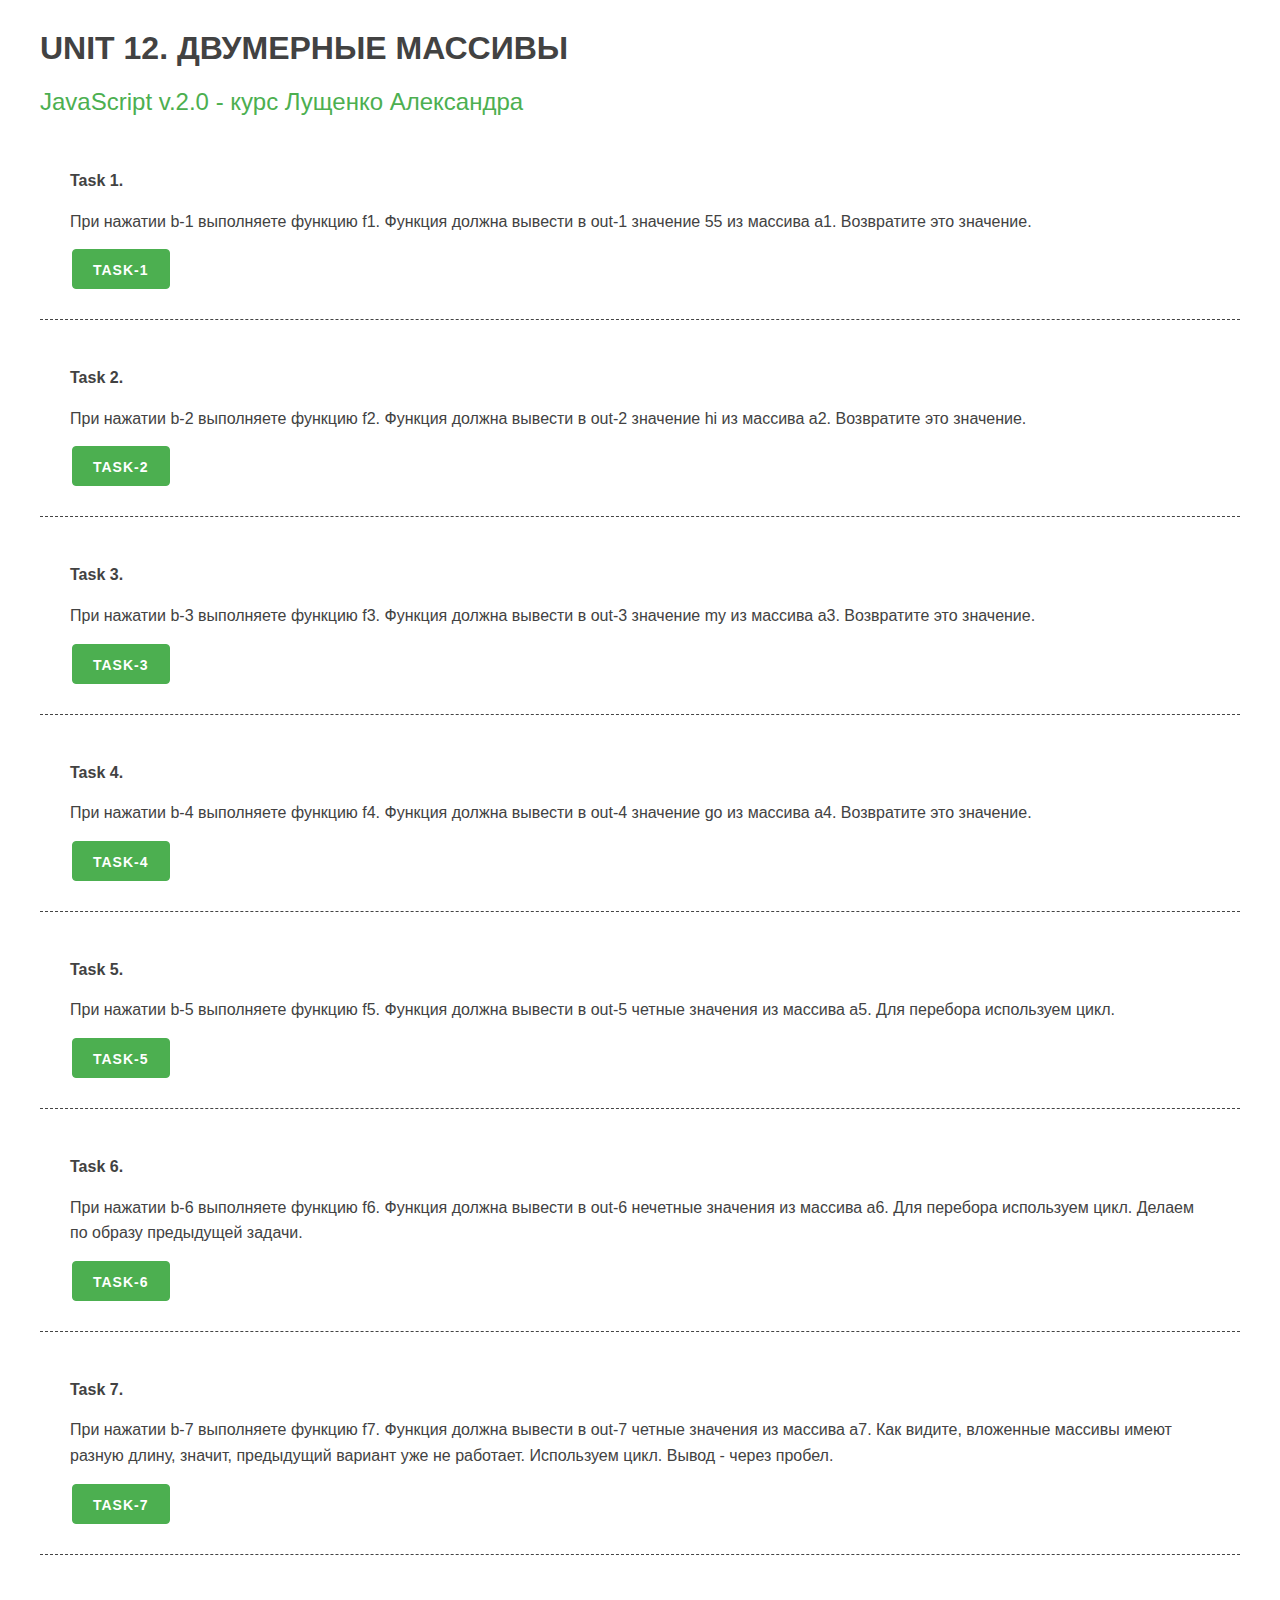
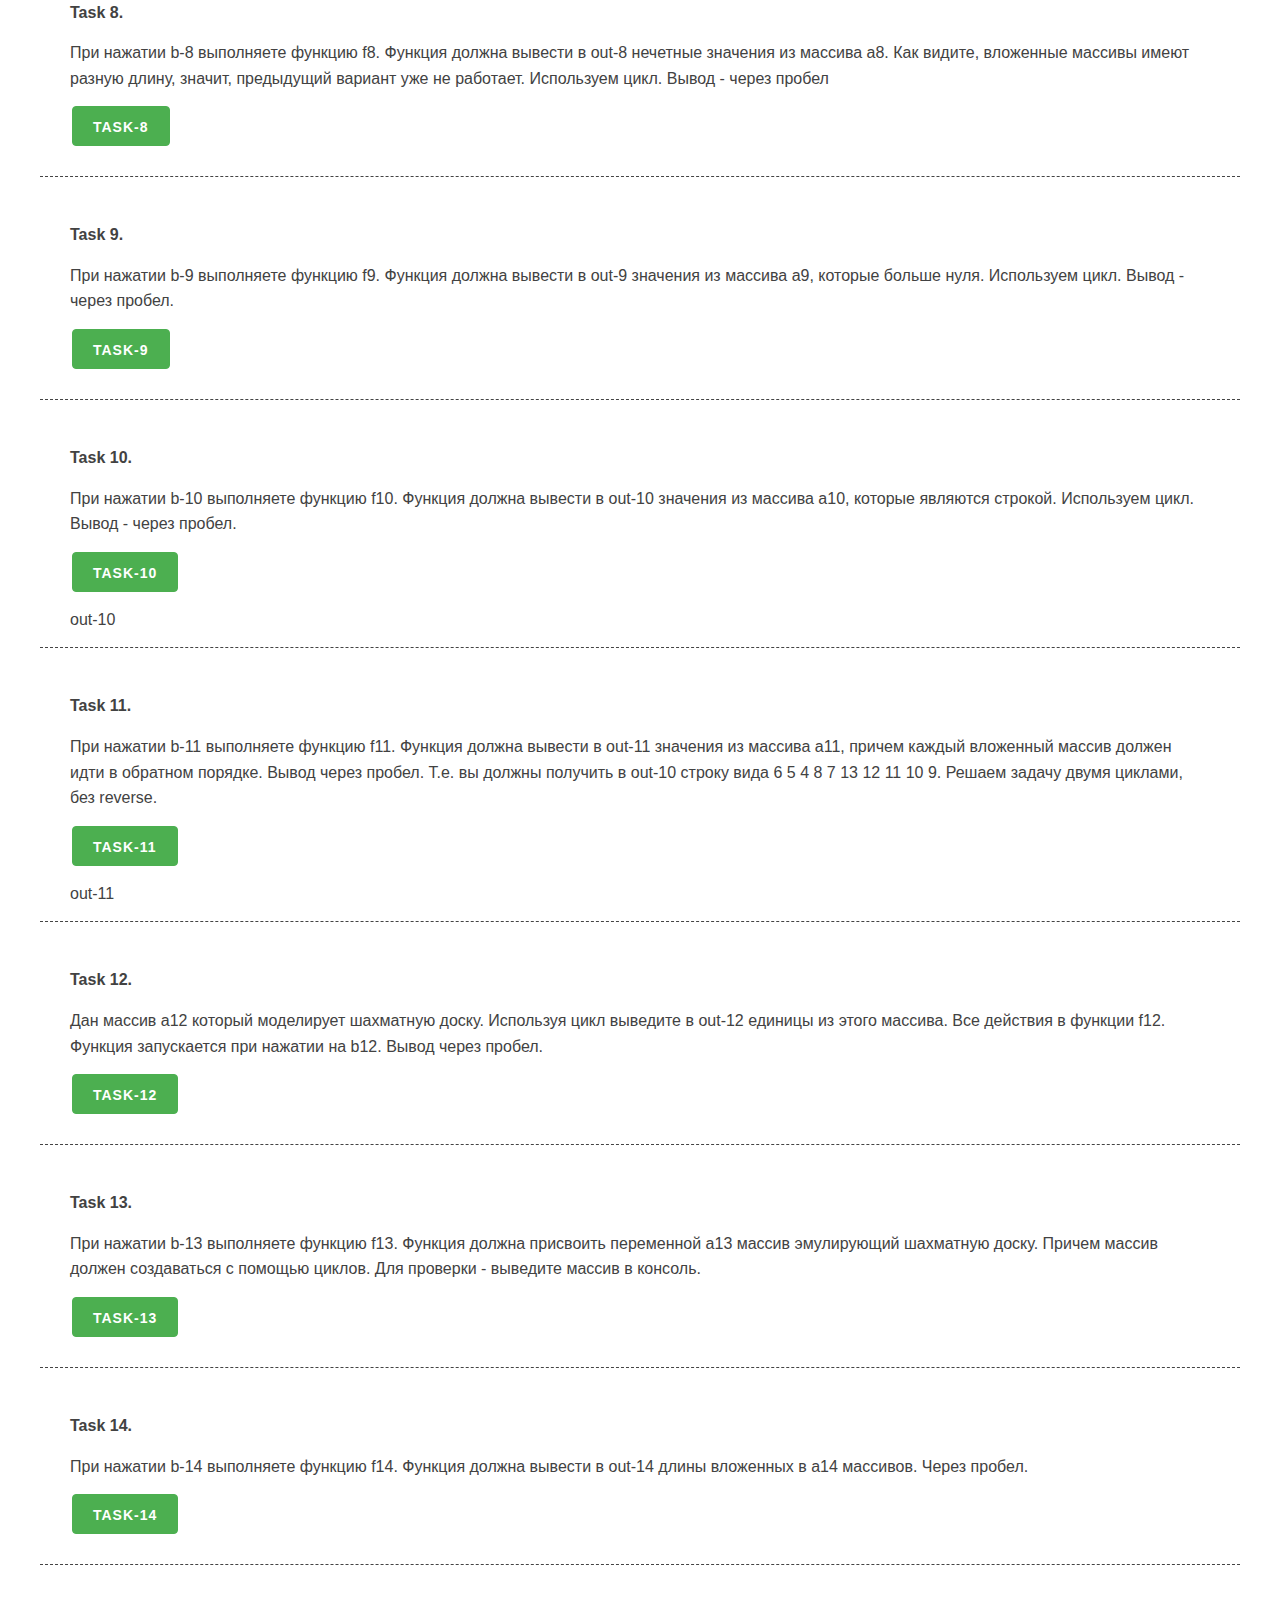
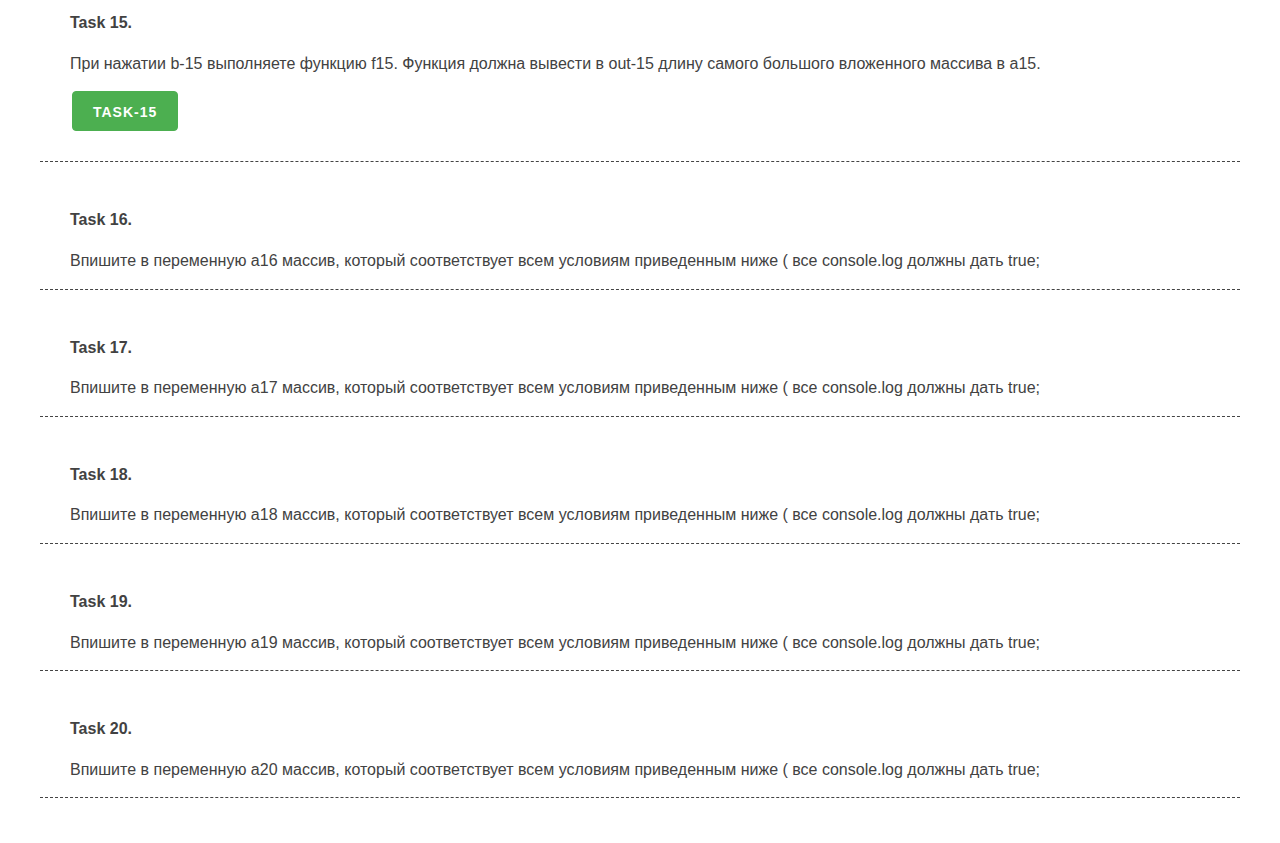
<file: Lesson__12+/unit_12.html>
<!DOCTYPE html>
<html lang="en">

<head>
    <meta charset="UTF-8">
    <meta name="viewport" content="width=device-width, initial-scale=1.0">
    <meta http-equiv="X-UA-Compatible" content="ie=edge">
    <link rel="stylesheet" href="css/mustard-ui.min.css">
    <link rel="stylesheet" href="css/style.css">
    <title>Unit 12</title>
</head>

<body>
    <div class="container">
        <h1>UNIT 12. ДВУМЕРНЫЕ МАССИВЫ</h1>
        <h2><a href="https://itgid.info/course/javascript-2" target="_blank">JavaScript v.2.0 - курс Лущенко
                Александра</a></h2>

        <section>
            <p><b>Task 1.</b></p>
            <p>При нажатии b-1 выполняете функцию f1. Функция должна вывести в out-1 значение 55 из массива a1. Возвратите это значение.</p>
            <button class="button-primary b-1">Task-1</button>
            <div class="out-1"></div>
        </section>

        <section>
            <p><b>Task 2.</b></p>
            <p>При нажатии b-2 выполняете функцию f2. Функция должна вывести в out-2 значение hi из массива a2. Возвратите это значение.</p>
            <button class="button-primary b-2">Task-2</button>
            <div class="out-2"></div>
        </section>

        <section>
            <p><b>Task 3.</b></p>
            <p>При нажатии b-3 выполняете функцию f3. Функция должна вывести в out-3 значение my из массива a3. Возвратите это значение.</p>
            <button class="button-primary b-3">Task-3</button>
            <div class="out-3"></div>
        </section>

        <section>
            <p><b>Task 4.</b></p>
            <p>При нажатии b-4 выполняете функцию f4. Функция должна вывести в out-4 значение go из массива a4. Возвратите это значение.</p>
            <button class="button-primary b-4">Task-4</button>
            <div class="out-4"></div>
        </section>

        <section>
            <p><b>Task 5.</b></p>
            <p>При нажатии b-5 выполняете функцию f5. Функция должна вывести в out-5 четные значения из массива a5. Для перебора используем цикл.
            </p>
            <button class="button-primary b-5">Task-5</button>
            <div class="out-5"></div>
        </section>

        <section>
            <p><b>Task 6.</b></p>
            <p>При нажатии b-6 выполняете функцию f6. Функция должна вывести в out-6 нечетные значения из массива a6. Для перебора используем цикл. Делаем по образу предыдущей задачи.</p>
            <button class="button-primary b-6">Task-6</button>
            <div class="out-6"></div>
        </section>

        <section>
            <p><b>Task 7.</b></p>
            <p> При нажатии b-7 выполняете функцию f7. Функция должна вывести в out-7 четные значения из массива a7. Как видите, вложенные массивы имеют разную длину, значит, предыдущий вариант уже не работает. Используем цикл. Вывод - через пробел.</p>
            <button class="button-primary b-7">Task-7</button>
            <div class="out-7"></div>
        </section>

        <section>
            <p><b>Task 8.</b></p>
            <p>При нажатии b-8 выполняете функцию f8. Функция должна вывести в out-8 нечетные значения из массива a8. Как видите, вложенные массивы имеют разную длину, значит, предыдущий вариант уже не работает. Используем цикл. Вывод - через пробел</p>
            <button class="button-primary b-8">Task-8</button>
            <div class="out-8"></div>
        </section>

        <section>
            <p><b>Task 9.</b></p>
            <p>При нажатии b-9 выполняете функцию f9. Функция должна вывести в out-9 значения из массива a9, которые больше нуля. Используем цикл. Вывод - через пробел.
            </p>

            <button class="button-primary b-9">Task-9</button>
            <div class="out-9"></div>
        </section>

        <section>
            <p><b>Task 10.</b></p>
            <p>При нажатии b-10 выполняете функцию f10. Функция должна вывести в out-10 значения из массива a10, которые являются строкой. Используем цикл. Вывод - через пробел.</p>
            <button class="button-primary b-10">Task-10</button>
            <div class="out-10">out-10</div>
        </section>

        <section>
            <p><b>Task 11.</b></p>
            <p>При нажатии b-11 выполняете функцию f11. Функция должна вывести в out-11 значения из массива a11, причем каждый вложенный массив должен идти в обратном порядке. Вывод через пробел. Т.е. вы должны получить в out-10 строку вида 6 5 4 8 7 13 12 11 10 9. Решаем задачу двумя циклами, без reverse.</p>
            <button class="button-primary b-11">Task-11</button>
            <div class="out-11">out-11</div>
        </section>

        <section>
            <p><b>Task 12.</b></p>
            <p> Дан массив a12 который моделирует шахматную доску. Используя цикл выведите в out-12 единицы из этого массива. Все действия в функции f12. Функция запускается при нажатии на b12. Вывод через пробел.</p>
            <button class="button-primary b-12">Task-12</button>
            <div class="out-12"></div>
        </section>

        <section>
            <p><b>Task 13.</b></p>
            <p>При нажатии b-13 выполняете функцию f13. Функция должна присвоить переменной a13 массив эмулирующий шахматную доску. Причем массив должен создаваться с помощью циклов. Для проверки - выведите массив в консоль.</p>
            <button class="button-primary b-13">Task-13</button>
            <div class="out-13"></div>
        </section>

        <section>
            <p><b>Task 14.</b></p>
            <p>При нажатии b-14 выполняете функцию f14. Функция должна вывести в out-14 длины вложенных в a14 массивов. Через пробел.</p>
            <button class="button-primary b-14">Task-14</button>
            <div class="out-14"></div>
        </section>

        <section>
            <p><b>Task 15.</b></p>
            <p>При нажатии b-15 выполняете функцию f15. Функция должна вывести в out-15 длину самого большого вложенного массива в a15.</p>
            <button class="button-primary b-15">Task-15</button>
            <div class="out-15"></div>
        </section>

        <section>
            <p><b>Task 16.</b></p>
            <p>Впишите в переменную a16 массив, который соответствует всем условиям приведенным ниже ( все console.log должны дать true;</p>
        </section>

        <section>
            <p><b>Task 17.</b></p>
            <p>Впишите в переменную a17 массив, который соответствует всем условиям приведенным ниже ( все console.log должны дать true;</p>
        </section>

        <section>
            <p><b>Task 18.</b></p>
            <p>Впишите в переменную a18 массив, который соответствует всем условиям приведенным ниже ( все console.log должны дать true;</p>
        </section>

        <section>
            <p><b>Task 19.</b></p>
            <p> Впишите в переменную a19 массив, который соответствует всем условиям приведенным ниже ( все console.log должны дать true;</p>
        </section>

        <section>
            <p><b>Task 20.</b></p>
            <p>Впишите в переменную a20 массив, который соответствует всем условиям приведенным ниже ( все console.log должны дать true;</p>
        </section>

    </div>

    <script src="unit_12.js"></script>
</body>

</html>
</file>
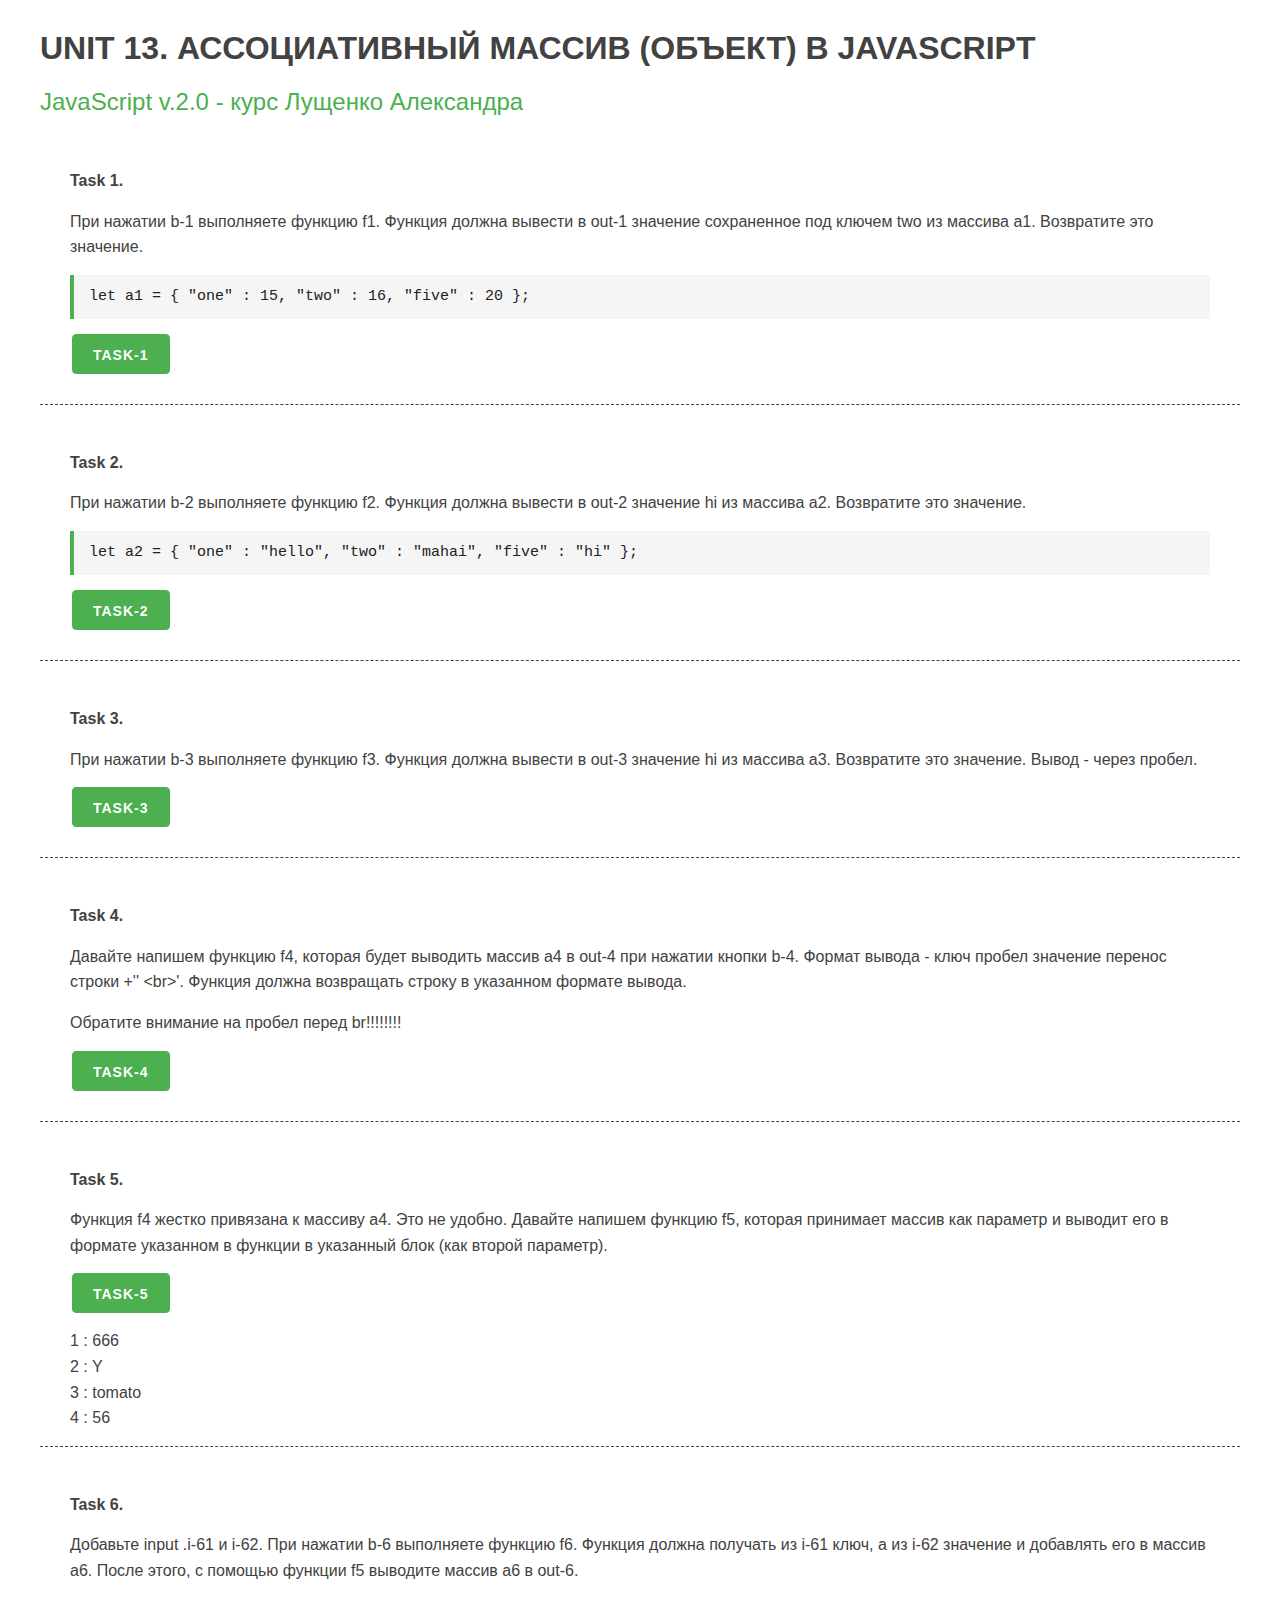
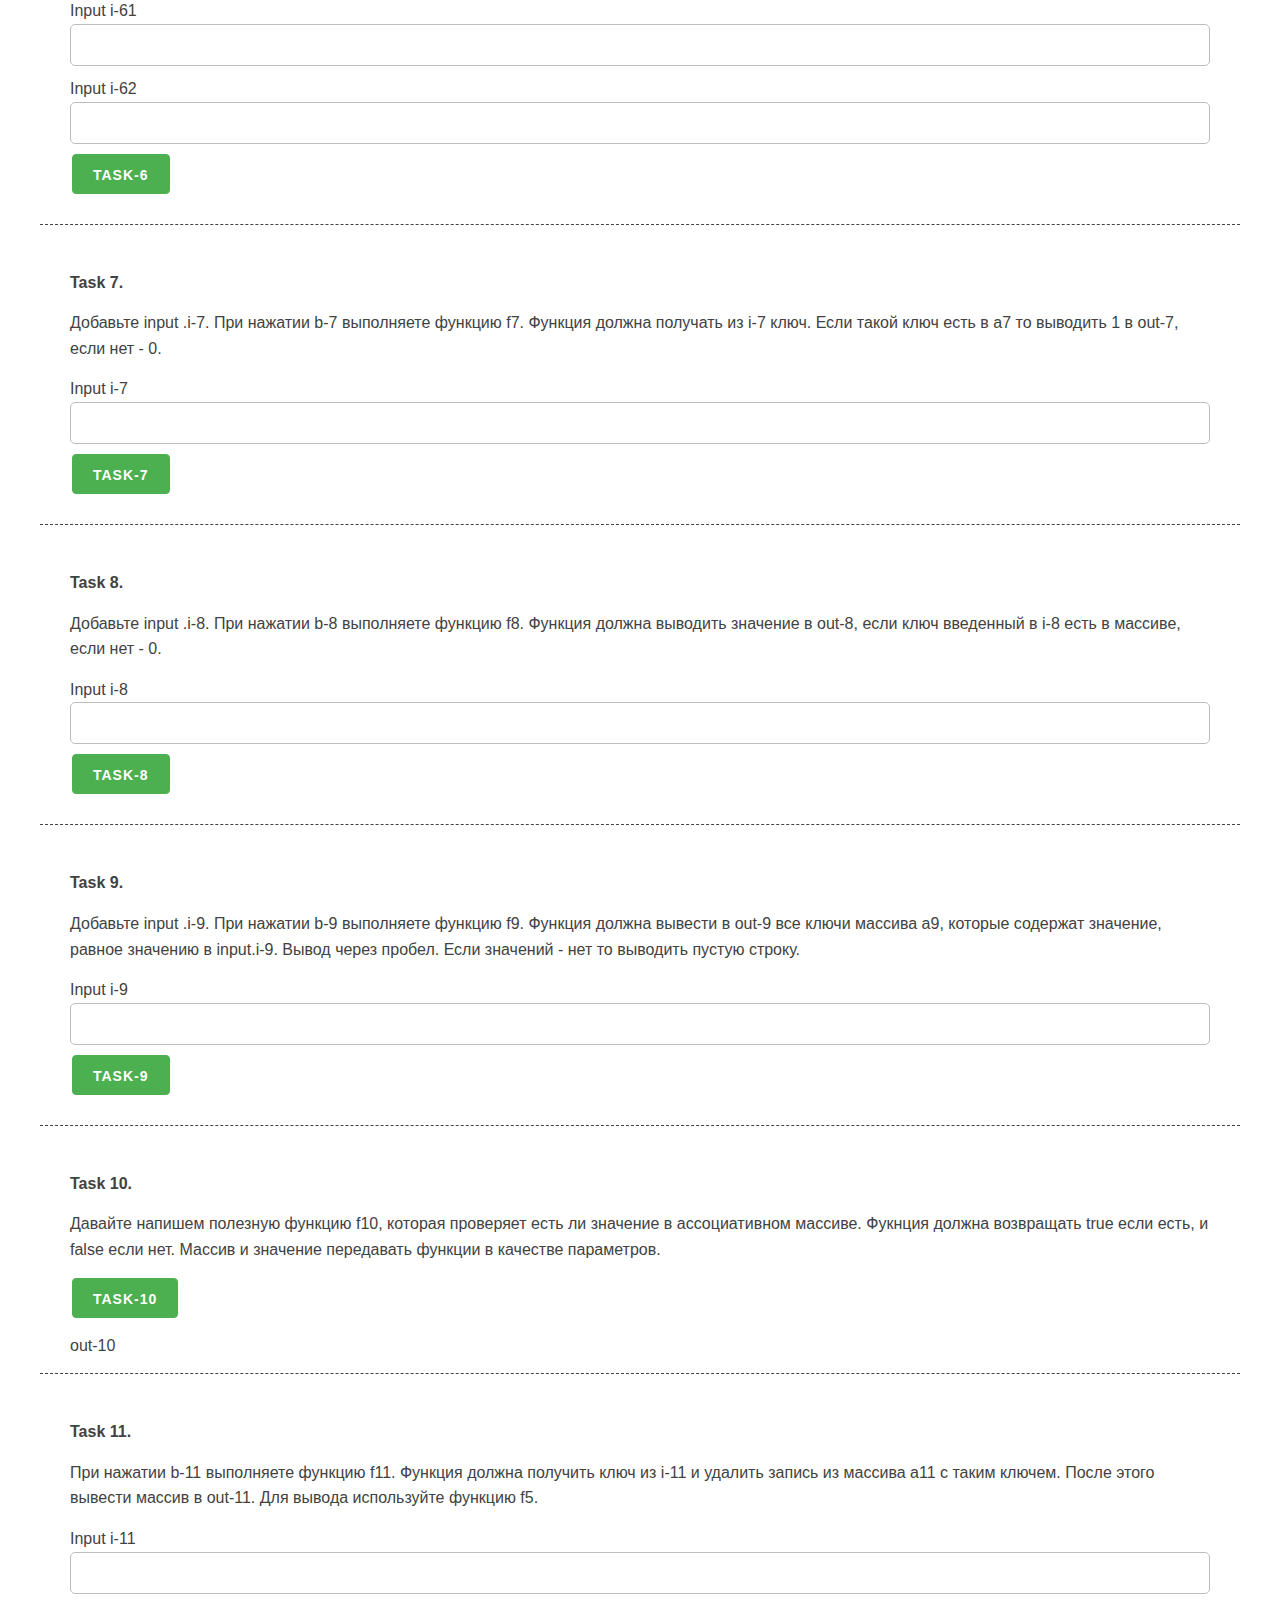
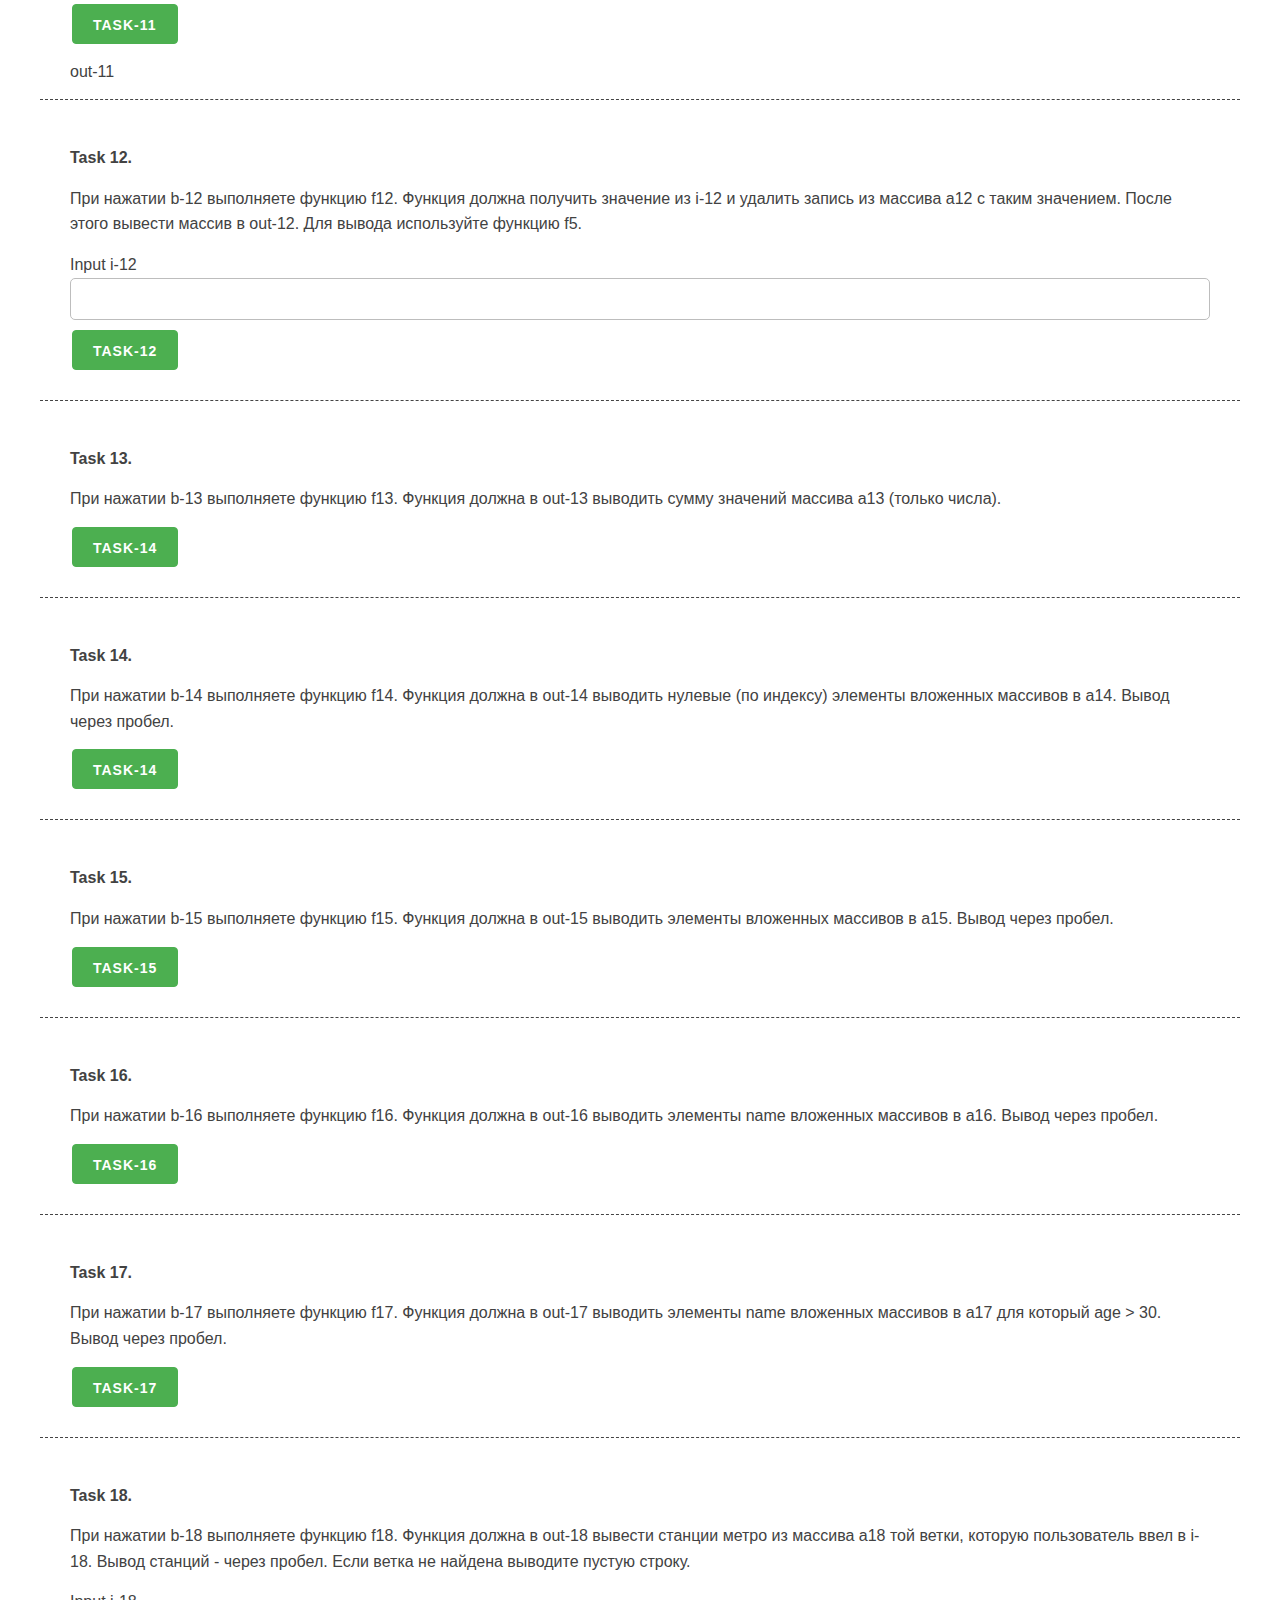
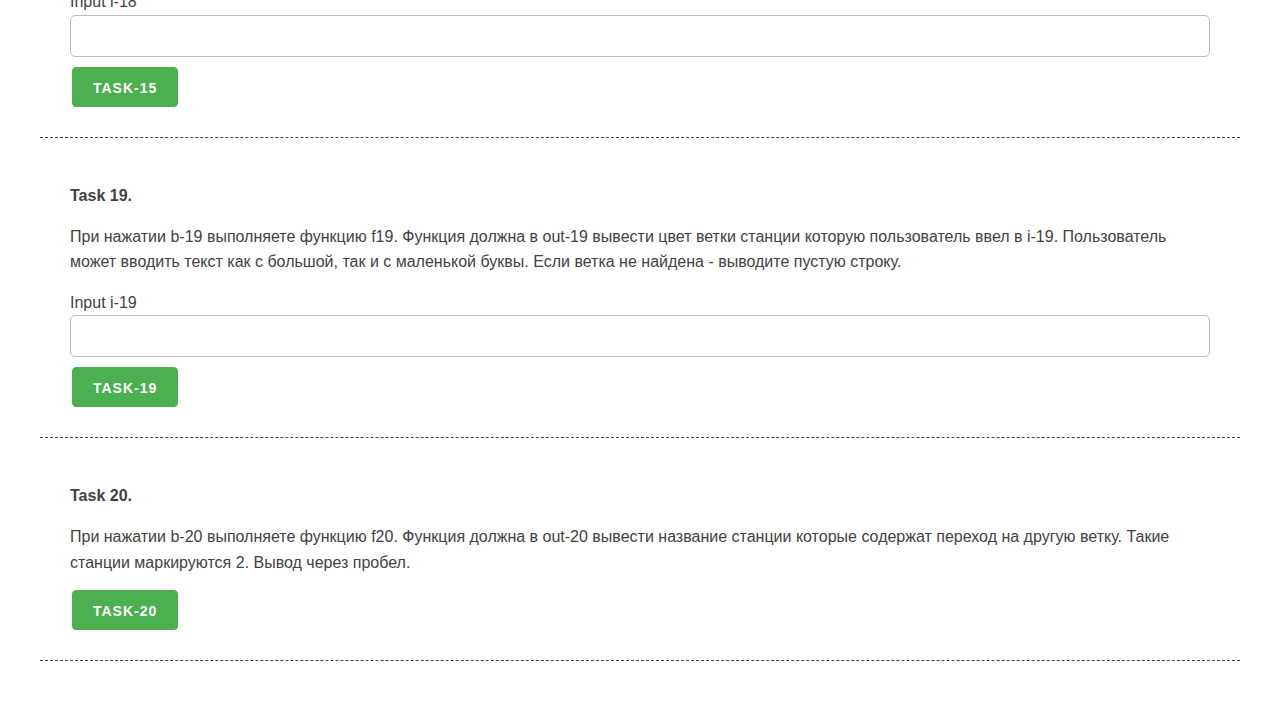
<file: Lesson__13+/unit_13.html>
<!DOCTYPE html>
<html lang="en">

<head>
    <meta charset="UTF-8">
    <meta name="viewport" content="width=device-width, initial-scale=1.0">
    <meta http-equiv="X-UA-Compatible" content="ie=edge">
    <link rel="stylesheet" href="css/mustard-ui.min.css">
    <link rel="stylesheet" href="css/style.css">
    <title>Unit 13</title>
</head>

<body>
    <div class="container">
        <h1>UNIT 13. АССОЦИАТИВНЫЙ МАССИВ (ОБЪЕКТ) В JAVASCRIPT</h1>
        <h2><a href="https://itgid.info/course/javascript-2" target="_blank">JavaScript v.2.0 - курс Лущенко
                Александра</a></h2>

        <section>
            <p><b>Task 1.</b></p>
            <p>При нажатии b-1 выполняете функцию f1. Функция должна вывести в out-1 значение сохраненное под ключем two
                из массива a1. Возвратите это значение.</p>
            <pre>
let a1 = {
"one" : 15,
"two" : 16,
"five" : 20
};
</pre>
            <button class="button-primary b-1">Task-1</button>
            <div class="out-1"></div>
        </section>

        <section>
            <p><b>Task 2.</b></p>
            <p>При нажатии b-2 выполняете функцию f2. Функция должна вывести в out-2 значение hi из массива a2.
                Возвратите это значение.</p>
            <pre>
    let a2 = {
"one" : "hello",
"two" : "mahai",
"five" : "hi"
};
</pre>
            <button class="button-primary b-2">Task-2</button>
            <div class="out-2"></div>
        </section>

        <section>
            <p><b>Task 3.</b></p>
            <p>При нажатии b-3 выполняете функцию f3. Функция должна вывести в out-3 значение hi из массива a3.
                Возвратите это значение. Вывод - через пробел.</p>
            <button class="button-primary b-3">Task-3</button>
            <div class="out-3"></div>
        </section>

        <section>
            <p><b>Task 4.</b></p>
            <p>Давайте напишем функцию f4, которая будет выводить массив a4 в out-4 при нажатии кнопки b-4. Формат
                вывода - ключ пробел значение перенос строки +'&#x27; &#x3C;br&#x3E;'. Функция должна возвращать строку
                в указанном формате вывода.</p>
            <p> Обратите внимание на пробел перед br!!!!!!!!</p>
            <button class="button-primary b-4">Task-4</button>
            <div class="out-4"></div>
        </section>

        <section>
            <p><b>Task 5.</b></p>
            <p>Функция f4 жестко привязана к массиву a4. Это не удобно. Давайте напишем функцию f5, которая принимает
                массив как параметр и выводит его в формате указанном в функции в указанный блок (как второй параметр).
            </p>
            <button class="button-primary b-5">Task-5</button>
            <div class="out-5"></div>
        </section>

        <section>
            <p><b>Task 6.</b></p>
            <p> Добавьте input .i-61 и i-62. При нажатии b-6 выполняете функцию f6. Функция должна получать из i-61
                ключ, а из i-62 значение и добавлять его в массив a6. После этого, с помощью функции f5 выводите массив
                a6 в out-6.</p>
            <div class="form-control">Input i-61 <input type="text" class="i-61"></div>
            <div class="form-control">Input i-62 <input type="text" class="i-62"></div>
            <button class="button-primary b-6">Task-6</button>
            <div class="out-6"></div>
        </section>

        <section>
            <p><b>Task 7.</b></p>
            <p> Добавьте input .i-7. При нажатии b-7 выполняете функцию f7. Функция должна получать из i-7 ключ. Если
                такой ключ есть в a7 то выводить 1 в out-7, если нет - 0.</p>
            <div class="form-control">Input i-7 <input type="text" class="i-7"></div>
            <button class="button-primary b-7">Task-7</button>
            <div class="out-7"></div>
        </section>

        <section>
            <p><b>Task 8.</b></p>
            <p>Добавьте input .i-8. При нажатии b-8 выполняете функцию f8. Функция должна выводить значение в out-8,
                если ключ введенный в i-8 есть в массиве, если нет - 0.</p>
            <div class="form-control">Input i-8 <input type="text" class="i-8"></div>
            <button class="button-primary b-8">Task-8</button>
            <div class="out-8"></div>
        </section>

        <section>
            <p><b>Task 9.</b></p>
            <p>Добавьте input .i-9. При нажатии b-9 выполняете функцию f9. Функция должна вывести в out-9 все ключи
                массива a9, которые содержат значение, равное значению в input.i-9. Вывод через пробел. Если значений -
                нет то выводить пустую строку. </p>
            <div class="form-control">Input i-9 <input type="text" class="i-9"></div>
            <button class="button-primary b-9">Task-9</button>
            <div class="out-9"></div>
        </section>

        <section>
            <p><b>Task 10.</b></p>
            <p>Давайте напишем полезную функцию f10, которая проверяет есть ли значение в ассоциативном массиве. Фукнция
                должна возвращать true если есть, и false если нет. Массив и значение передавать функции в качестве
                параметров.</p>
            <button class="button-primary b-10">Task-10</button>
            <div class="out-10">out-10</div>
        </section>

        <section>
            <p><b>Task 11.</b></p>
            <p>При нажатии b-11 выполняете функцию f11. Функция должна получить ключ из i-11 и удалить запись из массива
                a11 с таким ключем. После этого вывести массив в out-11. Для вывода используйте функцию f5.</p>
            <div class="form-control">Input i-11 <input type="text" class="i-11"></div>
            <button class="button-primary b-11">Task-11</button>
            <div class="out-11">out-11</div>
        </section>

        <section>
            <p><b>Task 12.</b></p>
            <p> При нажатии b-12 выполняете функцию f12. Функция должна получить значение из i-12 и удалить запись из
                массива a12 с таким значением. После этого вывести массив в out-12. Для вывода используйте функцию f5.
            </p>
            <div class="form-control">Input i-12 <input type="text" class="i-12"></div>

            <button class="button-primary b-12">Task-12</button>
            <div class="out-12"></div>
        </section>

        <section>
            <p><b>Task 13.</b></p>
            <p> При нажатии b-13 выполняете функцию f13. Функция должна в out-13 выводить сумму значений массива a13
                (только числа).</p>
            <button class="button-primary b-13">Task-14</button>
            <div class="out-13"></div>
        </section>

        <section>
            <p><b>Task 14.</b></p>
            <p>При нажатии b-14 выполняете функцию f14. Функция должна в out-14 выводить нулевые (по индексу) элементы
                вложенных массивов в a14. Вывод через пробел.</p>
            <button class="button-primary b-14">Task-14</button>
            <div class="out-14"></div>
        </section>

        <section>
            <p><b>Task 15.</b></p>
            <p>При нажатии b-15 выполняете функцию f15. Функция должна в out-15 выводить элементы вложенных массивов в
                a15. Вывод через пробел.</p>
            <button class="button-primary b-15">Task-15</button>
            <div class="out-15"></div>
        </section>

        <section>
            <p><b>Task 16.</b></p>
            <p>При нажатии b-16 выполняете функцию f16. Функция должна в out-16 выводить элементы name вложенных
                массивов в a16. Вывод через пробел.</p>
            <button class="button-primary b-16">Task-16</button>
            <div class="out-16"></div>
        </section>

        <section>
            <p><b>Task 17.</b></p>
            <p> При нажатии b-17 выполняете функцию f17. Функция должна в out-17 выводить элементы name вложенных
                массивов в a17 для который age > 30. Вывод через пробел.</p>
            <button class="button-primary b-17">Task-17</button>
            <div class="out-17"></div>
        </section>

        <section>
            <p><b>Task 18.</b></p>
            <p>При нажатии b-18 выполняете функцию f18. Функция должна в out-18 вывести станции метро из массива a18 той
                ветки, которую пользователь ввел в i-18. Вывод станций - через пробел. Если ветка не найдена выводите
                пустую строку.</p>
            <div class="form-control">Input i-18 <input type="text" class="i-18"></div>
            <button class="button-primary b-18">Task-15</button>
            <div class="out-18"></div>
        </section>

        <section>
            <p><b>Task 19.</b></p>
            <p> При нажатии b-19 выполняете функцию f19. Функция должна в out-19 вывести цвет ветки станции которую
                пользователь ввел в i-19. Пользователь может вводить текст как с большой, так и с маленькой буквы. Если
                ветка не найдена - выводите пустую строку.</p>
            <div class="form-control">Input i-19 <input type="text" class="i-19"></div>
            <button class="button-primary b-19">Task-19</button>
            <div class="out-19"></div>
        </section>

        <section>
            <p><b>Task 20.</b></p>
            <p>При нажатии b-20 выполняете функцию f20. Функция должна в out-20 вывести название станции которые
                содержат переход на другую ветку. Такие станции маркируются 2. Вывод через пробел.</p>
            <button class="button-primary b-20">Task-20</button>
            <div class="out-20"></div>
        </section>

    </div>

    <script src="unit_13.js"></script>
</body>

</html>
</file>
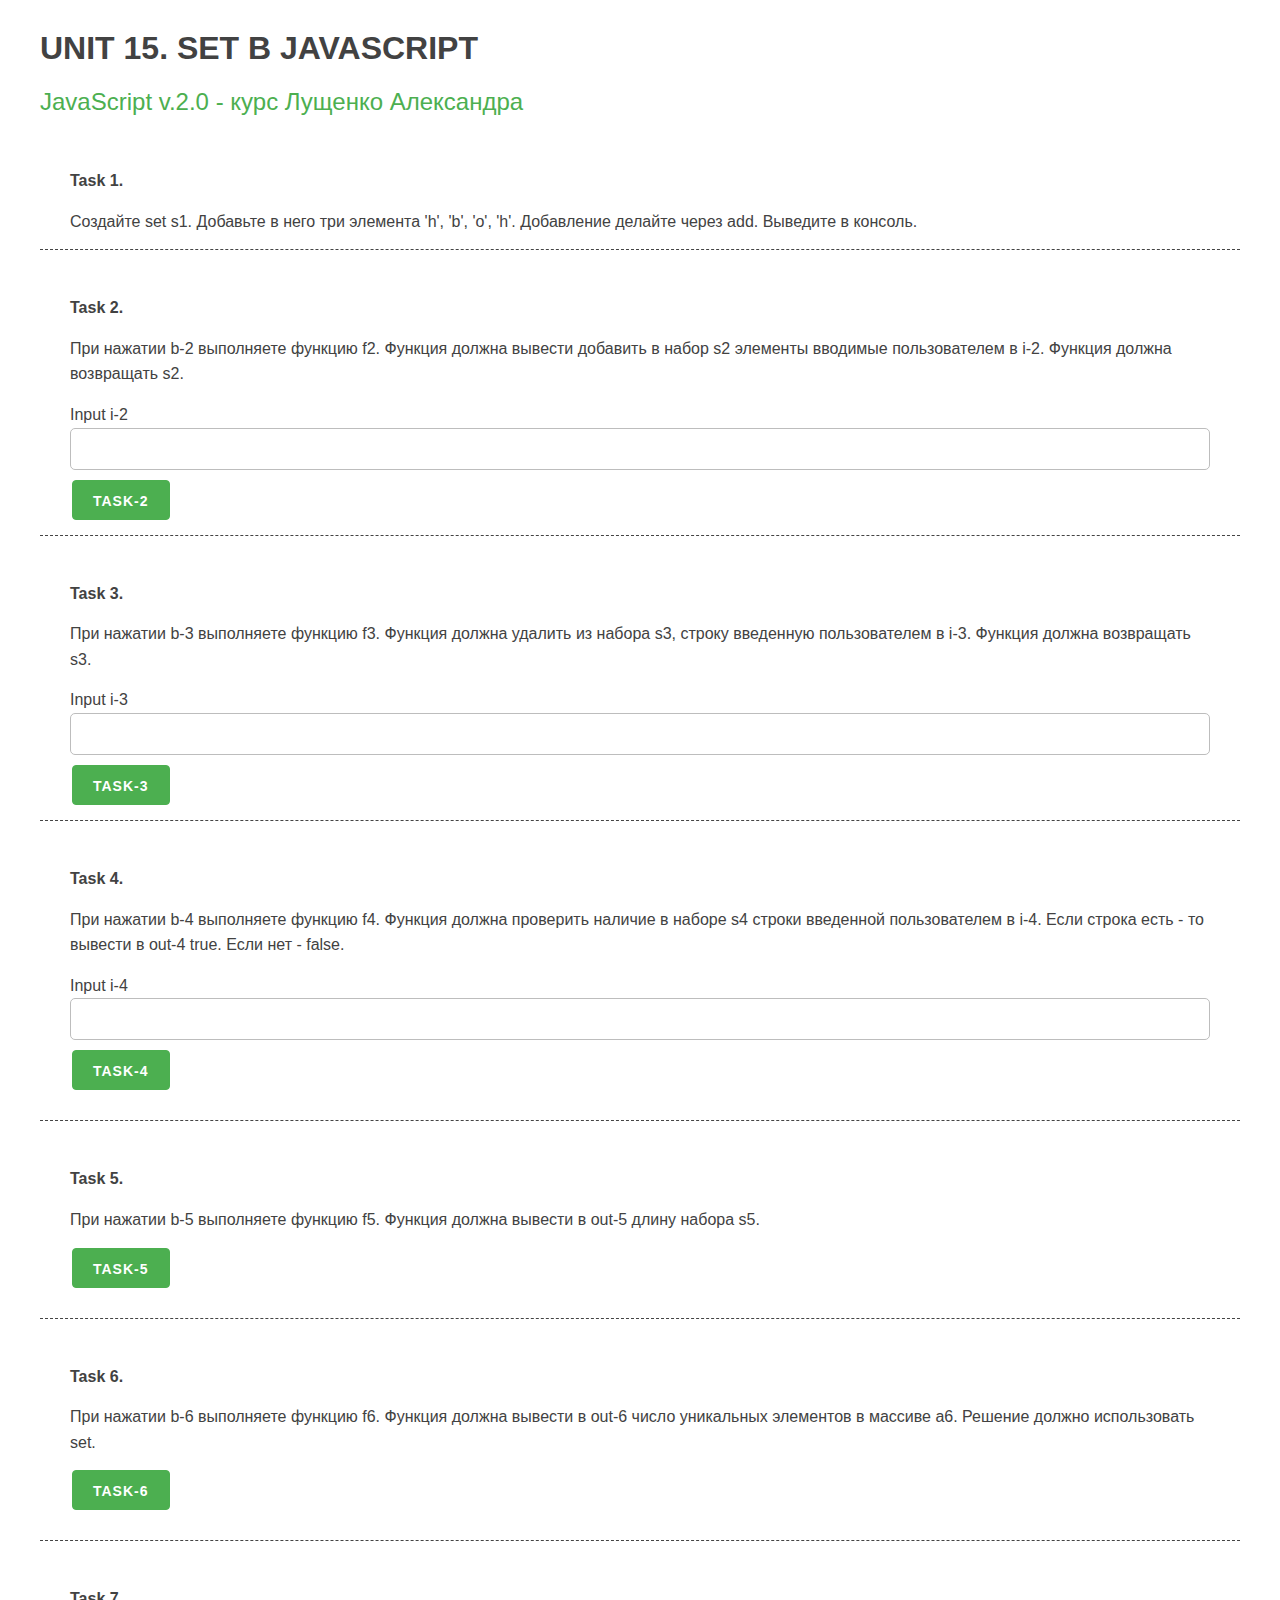
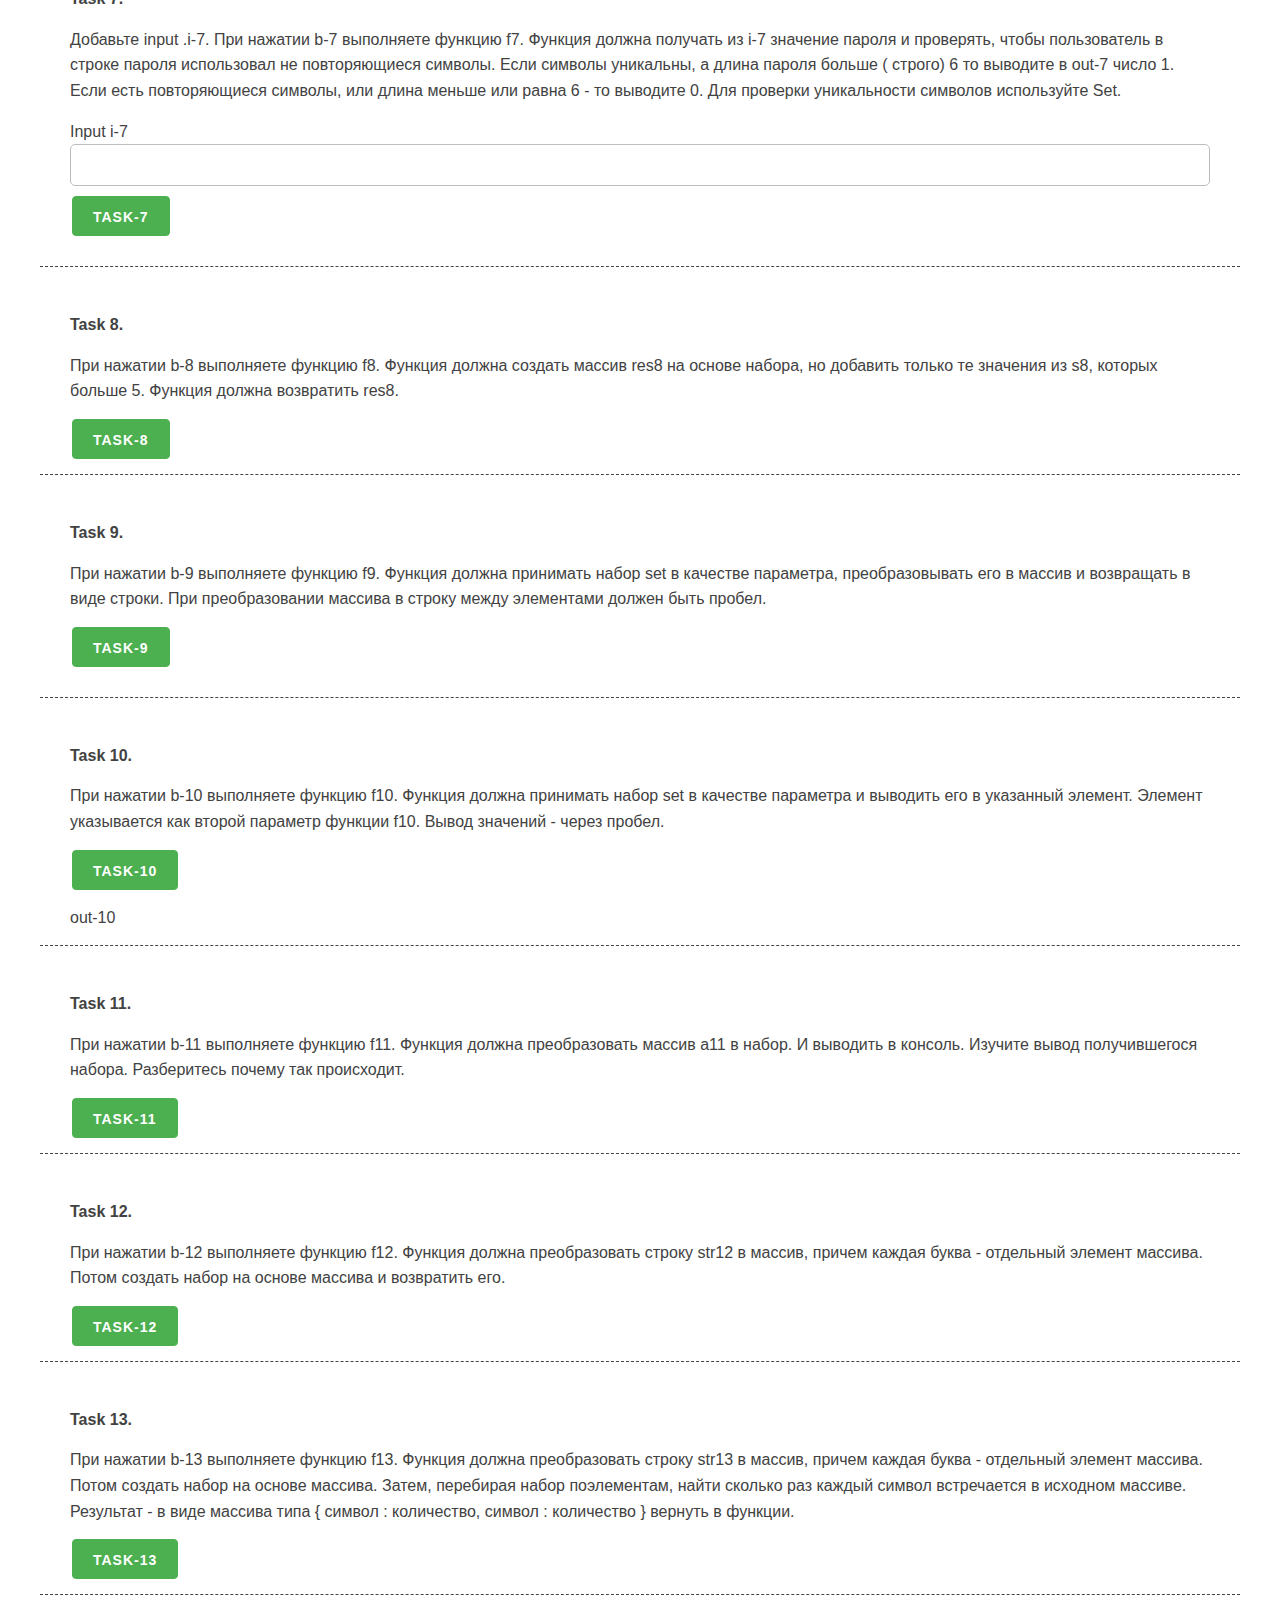
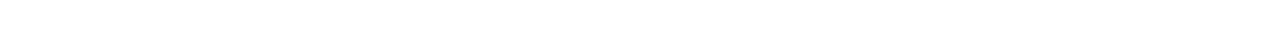
<file: Lesson__15+/unit_15.html>
<!DOCTYPE html>
<html lang="en">

<head>
    <meta charset="UTF-8">
    <meta name="viewport" content="width=device-width, initial-scale=1.0">
    <meta http-equiv="X-UA-Compatible" content="ie=edge">
    <link rel="stylesheet" href="css/mustard-ui.min.css">
    <link rel="stylesheet" href="css/style.css">
    <title>Unit 15</title>
</head>

<body>
    <div class="container">
        <h1>UNIT 15. SET В JAVASCRIPT</h1>
        <h2><a href="https://itgid.info/course/javascript-2" target="_blank">JavaScript v.2.0 - курс Лущенко
                Александра</a></h2>

        <section>
            <p><b>Task 1.</b></p>
            <p> Создайте set s1. Добавьте в него три элемента 'h', 'b', 'o', 'h'. Добавление делайте через add. Выведите в консоль.</p>
        </section>

        <section>
            <p><b>Task 2.</b></p>
            <p>При нажатии b-2 выполняете функцию f2. Функция должна вывести добавить в набор s2 элементы вводимые пользователем в i-2. Функция должна возвращать s2.</p>
            <div class="form-control">Input i-2 <input type="text" class="i-2"></div>
            <button class="button-primary b-2">Task-2</button>
        </section>

        <section>
            <p><b>Task 3.</b></p>
            <p>При нажатии b-3 выполняете функцию f3. Функция должна удалить из набора s3, строку введенную пользователем в i-3. Функция должна возвращать s3.</p>
            <div class="form-control">Input i-3 <input type="text" class="i-3"></div>
            <button class="button-primary b-3">Task-3</button>
        </section>

        <section>
            <p><b>Task 4.</b></p>
            <p>При нажатии b-4 выполняете функцию f4. Функция должна проверить наличие в наборе s4 строки введенной пользователем в i-4. Если строка есть - то вывести в out-4 true. Если нет - false.</p>

            <div class="form-control">Input i-4 <input type="text" class="i-4"></div>
            <button class="button-primary b-4">Task-4</button>
            <div class="out-4"></div>
        </section>

        <section>
            <p><b>Task 5.</b></p>
            <p>При нажатии b-5 выполняете функцию f5. Функция должна вывести в out-5 длину набора s5. </p>
            <button class="button-primary b-5">Task-5</button>
            <div class="out-5"></div>
        </section>

        <section>
            <p><b>Task 6.</b></p>
            <p> При нажатии b-6 выполняете функцию f6. Функция должна вывести в out-6 число уникальных элементов в массиве a6. Решение должно использовать set.</p>
            <button class="button-primary b-6">Task-6</button>
            <div class="out-6"></div>
        </section>

        <section>
            <p><b>Task 7.</b></p>
            <p> Добавьте input .i-7. При нажатии b-7 выполняете функцию f7. Функция должна получать из i-7 значение пароля и проверять, чтобы пользователь в строке пароля использовал не повторяющиеся символы. Если символы уникальны, а длина пароля больше ( строго) 6 то выводите в out-7 число 1. Если есть повторяющиеся символы, или длина меньше или равна 6 - то выводите 0. Для проверки уникальности символов используйте Set.</p>
            <div class="form-control">Input i-7 <input type="text" class="i-7"></div>
            <button class="button-primary b-7">Task-7</button>
            <div class="out-7"></div>
        </section>

        <section>
            <p><b>Task 8.</b></p>
            <p> При нажатии b-8 выполняете функцию f8. Функция должна создать массив res8 на основе набора, но добавить только те значения из s8, которых больше 5. Функция должна возвратить res8.</p>
            <button class="button-primary b-8">Task-8</button>
        </section>

        <section>
            <p><b>Task 9.</b></p>
            <p>При нажатии b-9 выполняете функцию f9. Функция должна принимать набор set в качестве параметра, преобразовывать его в массив и возвращать в виде строки. При преобразовании массива в строку между элементами должен быть пробел.</p>
            <button class="button-primary b-9">Task-9</button>
            <div class="out-9"></div>
        </section>

        <section>
            <p><b>Task 10.</b></p>
            <p> При нажатии b-10 выполняете функцию f10. Функция должна принимать набор set в качестве параметра и выводить его в указанный элемент. Элемент указывается как второй параметр функции f10. Вывод значений - через пробел.</p>
            <button class="button-primary b-10">Task-10</button>
            <div class="out-10">out-10</div>
        </section>

        <section>
            <p><b>Task 11.</b></p>
            <p>При нажатии b-11 выполняете функцию f11. Функция должна преобразовать массив a11 в набор. И выводить в консоль. Изучите вывод получившегося набора. Разберитесь почему так происходит.</p>
            <button class="button-primary b-11">Task-11</button>
        </section>

        <section>
            <p><b>Task 12.</b></p>
            <p> При нажатии b-12 выполняете функцию f12. Функция должна преобразовать строку str12 в массив, причем каждая буква - отдельный элемент массива. Потом создать набор на основе массива и возвратить его.</p>

            <button class="button-primary b-12">Task-12</button>
        </section>

        <section>
            <p><b>Task 13.</b></p>
            <p>При нажатии b-13 выполняете функцию f13. Функция должна преобразовать строку str13 в массив, причем каждая буква - отдельный элемент массива. Потом создать набор на основе массива. Затем, перебирая набор поэлементам, найти сколько раз каждый символ встречается в исходном массиве. Результат - в виде массива типа { символ : количество, символ : количество } вернуть в функции.</p>
            <button class="button-primary b-13">Task-13</button>
        </section>

    </div>

    <script src="unit_15.js"></script>
</body>

</html>
</file>
<file: Lesson__14+/style.css>
*{padding:0;margin:0;border:0;-webkit-transition:.7s ease-in-out;transition:.7s ease-in-out;-webkit-box-sizing:border-box;box-sizing:border-box}*:before *:after{-webkit-box-sizing:border-box;box-sizing:border-box}a:focus,a:active{outline:none}nav,footer,header,aside{display:block}html,body{height:100%;width:100%;font-size:100%;line-height:1;font-size:14px;font-family:"Raleway",sans-serif;-ms-text-size-adjust:100%;-moz-text-size-adjust:100%;-webkit-text-size-adjust:100%;margin:0 auto;outline:none;-webkit-transition:all easy 1s;transition:all easy 1s;background-image:-webkit-gradient(linear, left top, right top, from(#4F4AE5), to(#9AB4FF));background-image:linear-gradient(left, #4F4AE5, #9AB4FF)}input::-ms-clear{display:none}input::-webkit-input-placeholder{color:grey;padding:10px;text-overflow:ellipsis}input::-moz-placeholder{color:grey;padding:10px;text-overflow:ellipsis}input:-ms-input-placeholder{color:grey;padding:10px;text-overflow:ellipsis}input::-webkit-inner-spin-button{-webkit-appearance:none}input::-webkit-outer-spin-button{-webkit-appearance:none}input[type='number']{-moz-appearance:textfield}button:active,button:focus{outline:none !important}button::-moz-focus-inner{border:0 !important}button{cursor:pointer}button::-moz-focus-inner{padding:0;border:0}a,a:visited{text-decoration:none}a:hover{text-decoration:none;outline:none !important}video:active,video:focus{outline:none !important}ul li{list-style:none}h1,h2,h3,h4,h5,h6{font-size:inherit}.wrapper{width:100%;height:800px;display:-webkit-box;display:-ms-flexbox;display:flex;-ms-flex-pack:distribute;justify-content:space-around;-webkit-box-align:center;-ms-flex-align:center;align-items:center;text-align:center}.push{display:-webkit-box;display:-ms-flexbox;display:flex;-webkit-box-orient:vertical;-webkit-box-direction:normal;-ms-flex-direction:column;flex-direction:column}.push__city{display:-webkit-box;display:-ms-flexbox;display:flex;-webkit-box-align:center;-ms-flex-align:center;align-items:center;-webkit-box-pack:center;-ms-flex-pack:center;justify-content:center}.push__city-input{width:300px;height:50px;font-size:25px;margin-left:15px;border-radius:10px;padding:0 10px;color:#999;background-color:#fff}.push__city-button{width:100px;height:50px;background-color:tomato;border-radius:10px;padding:0 10px;margin-left:10px;font-size:16px;color:#fff}.push__city-list{display:-webkit-box;display:-ms-flexbox;display:flex;-webkit-box-align:center;-ms-flex-align:center;align-items:center;-webkit-box-pack:center;-ms-flex-pack:center;justify-content:center;margin-top:50px}.push__city-list p{font-size:38px;font-style:italic;font-weight:bold;color:#fff;-webkit-text-stroke:1.5px #000}.push__city-select{width:200px;height:50px;font-size:20px;margin-left:15px;border-radius:10px;padding:0 10px;background-color:#fff;font-style:italic;font-weight:bold}.weather{width:350px;height:600px;padding:30px 10px;display:-webkit-box;display:-ms-flexbox;display:flex;-webkit-box-orient:vertical;-webkit-box-direction:normal;-ms-flex-direction:column;flex-direction:column;-ms-flex-pack:distribute;justify-content:space-around;font-weight:900px;-webkit-box-shadow:7px 7px 17px 0px #fff;box-shadow:7px 7px 17px 0px #fff;border-radius:10px}.weather__time{font-size:18px;color:#FFBEBE;font-weight:bold}.weather__name{font-size:68px;color:#F3D8C7;font-weight:bold;-webkit-text-stroke:1.5px #000}.weather__country{font-size:30px;color:#FFBEBE;font-weight:bold}.weather__temp{font-size:110px;color:#F3D8C7;font-weight:bold;-webkit-text-stroke:2px #000}.weather__description{font-size:40px;color:#FFBEBE;font-weight:bold}.weather__wind{font-size:40px;color:#F3D8C7;font-weight:bold;-webkit-text-stroke:1.5px #000}
</file>
<file: Lesson__02+/css/style.css>
.container  {
    width: 100%;
}

h1 {
    font-size: 32px;
    line-height: 36px;
}

h2  {
    font-size: 24px;
}

section {
    margin-bottom: 15px;
    padding-bottom: 15px;
    border-bottom: 1px dashed #444;
}

.block {
    width: 75px;
    height: 75px;
    margin: 25px;
    border: 2px solid #333;
}

.active {
    background: orange;
}

.hide {
    display: none;
}

.img-12-min {
    width: 64px;
}

.img-12-max {
    width: 128px;    border: 3px solid #fff;

}

.active-img {
    border: 3px solid black;
}
</file>
<file: Lesson__03+/css/style.css>
.container  {
    width: 100%;
}

h1 {
    font-size: 32px;
    line-height: 36px;
}

h2  {
    font-size: 24px;
}

section {
    margin-bottom: 15px;
    padding-bottom: 15px;
    border-bottom: 1px dashed #444;
}

.block {
    width: 75px;
    height: 75px;
    margin: 25px;
    border: 2px solid #333;
}

.active {
    background: orange;
}

.hide {
    display: none;
}

.img-12-min {
    width: 64px;
}

.img-12-max {
    width: 128px;    border: 3px solid #fff;

}

.active-img {
    border: 3px solid black;
}
</file>
<file: Lesson__04+/css/style.css>
.container  {
    width: 100%;
}

h1 {
    font-size: 32px;
    line-height: 36px;
}

h2  {
    font-size: 24px;
}

section {
    margin-bottom: 15px;
    padding-bottom: 15px;
    border-bottom: 1px dashed #444;
}

.block {
    width: 75px;
    height: 75px;
    margin: 25px;
    border: 2px solid #333;
}

.active {
    background: orange;
}

.hide {
    display: none;
}

.img-12-min {
    width: 64px;
}

.img-12-max {
    width: 128px;    border: 3px solid #fff;

}

.active-img {
    border: 3px solid black;
}
</file>
<file: Lesson__05+/css/style.css>
.container  {
    width: 100%;
}

section {
    margin-bottom: 15px;
    padding-bottom: 15px;
    border-bottom: 1px dashed #444;
}

.block {
    width: 75px;
    height: 75px;
    margin: 25px;
    border: 2px solid #333;
}

.active {
    background: orange;
}

.hide {
    display: none;
}

.img-12-min {
    width: 64px;
}

.img-12-max {
    width: 128px;    border: 3px solid #fff;

}

.active-img {
    border: 3px solid black;
}
</file>
<file: Lesson__06+/css/style.css>
.container  {
    width: 100%;
}

section {
    margin-bottom: 15px;
    padding-bottom: 15px;
    border-bottom: 1px dashed #444;
}

.block {
    width: 75px;
    height: 75px;
    margin: 25px;
    border: 2px solid #333;
}

.active {
    background: orange;
}

.hide {
    display: none;
}

.img-12-min {
    width: 64px;
}

.img-12-max {
    width: 128px;    border: 3px solid #fff;

}

.active-img {
    border: 3px solid black;
}
</file>
<file: Lesson__07+/css/style.css>
.container  {
    width: 100%;
}

section {
    margin-bottom: 15px;
    padding-bottom: 15px;
    border-bottom: 1px dashed #444;
}

.block {
    width: 75px;
    height: 75px;
    margin: 25px;
    border: 2px solid #333;
}

.active {
    background: orange;
}

.hide {
    display: none;
}

.img-12-min {
    width: 64px;
}

.img-12-max {
    width: 128px;    border: 3px solid #fff;

}

.active-img {
    border: 3px solid black;
}
</file>
<file: Lesson__08+/css/style.css>
.container  {
    width: 100%;
}

section {
    margin-bottom: 15px;
    padding-bottom: 15px;
    border-bottom: 1px dashed #444;
}

.block {
    width: 75px;
    height: 75px;
    margin: 25px;
    border: 2px solid #333;
}

.active {
    background: orange;
}

.hide {
    display: none;
}

.img-12-min {
    width: 64px;
}

.img-12-max {
    width: 128px;    border: 3px solid #fff;

}

.active-img {
    border: 3px solid black;
}
</file>
<file: Lesson__09+/css/style.css>
.container  {
    width: 100%;
}

section {
    margin-bottom: 15px;
    padding-bottom: 15px;
    border-bottom: 1px dashed #444;
}

.block {
    width: 75px;
    height: 75px;
    margin: 25px;
    border: 2px solid #333;
}

.active {
    background: orange;
}

.hide {
    display: none;
}

.img-12-min {
    width: 64px;
}

.img-12-max {
    width: 128px;    border: 3px solid #fff;

}

.active-img {
    border: 3px solid black;
}

.bg-red, .bg-14 {
    background: red;
}

.bg-2, .bg-3, .bg-4, .bg-12 {
    background: orange;
}

.bg-7, .bg-10, .bg-13 {
    background: coral;
}
.bg-8, .bg-9, .bg-15, .bg-16 {
    background: #6495ED;
}

.bg-17 {
    background: #8FBC8F;
}
</file>
<file: Lesson__10+/css/style.css>
.container  {
    width: 100%;
}

h1 {
    font-size: 32px;
    line-height: 36px;
}

h2  {
    font-size: 24px;
}

section {
    margin-bottom: 15px;
    padding-bottom: 15px;
    border-bottom: 1px dashed #444;
}

.block {
    width: 75px;
    height: 75px;
    margin: 25px;
    border: 2px solid #333;
}

.active {
    background: orange;
}

.hide {
    display: none;
}

.img-12-min {
    width: 64px;
}

.img-12-max {
    width: 128px;    border: 3px solid #fff;

}

.active-img {
    border: 3px solid black;
}
</file>
<file: Lesson__11+/css/style.css>
.container  {
    width: 100%;
}

h1 {
    font-size: 32px;
    line-height: 36px;
}

h2  {
    font-size: 24px;
}

section {
    margin-bottom: 15px;
    padding-bottom: 15px;
    border-bottom: 1px dashed #444;
}

.block {
    width: 75px;
    height: 75px;
    margin: 25px;
    border: 2px solid #333;
}

.active {
    background: orange;
}

.hide {
    display: none;
}

.img-12-min {
    width: 64px;
}

.img-12-max {
    width: 128px;    border: 3px solid #fff;

}

.active-img {
    border: 3px solid black;
}
</file>
<file: Lesson__12+/css/style.css>
.container  {
    width: 100%;
}

h1 {
    font-size: 32px;
    line-height: 36px;
}

h2  {
    font-size: 24px;
}

section {
    margin-bottom: 15px;
    padding-bottom: 15px;
    border-bottom: 1px dashed #444;
}

.block {
    width: 75px;
    height: 75px;
    margin: 25px;
    border: 2px solid #333;
}

.active {
    background: orange;
}

.hide {
    display: none;
}

.img-12-min {
    width: 64px;
}

.img-12-max {
    width: 128px;    border: 3px solid #fff;

}

.active-img {
    border: 3px solid black;
}
</file>
<file: Lesson__13+/css/style.css>
.container  {
    width: 100%;
}

h1 {
    font-size: 32px;
    line-height: 36px;
}

h2  {
    font-size: 24px;
}

section {
    margin-bottom: 15px;
    padding-bottom: 15px;
    border-bottom: 1px dashed #444;
}

.block {
    width: 75px;
    height: 75px;
    margin: 25px;
    border: 2px solid #333;
}

.active {
    background: orange;
}

.hide {
    display: none;
}

.img-12-min {
    width: 64px;
}

.img-12-max {
    width: 128px;    border: 3px solid #fff;

}

.active-img {
    border: 3px solid black;
}
</file>
<file: Lesson__15+/css/style.css>
.container  {
    width: 100%;
}

h1 {
    font-size: 32px;
    line-height: 36px;
}

h2  {
    font-size: 24px;
}

section {
    margin-bottom: 15px;
    padding-bottom: 15px;
    border-bottom: 1px dashed #444;
}

.block {
    width: 75px;
    height: 75px;
    margin: 25px;
    border: 2px solid #333;
}

.active {
    background: orange;
}

.hide {
    display: none;
}

.img-12-min {
    width: 64px;
}

.img-12-max {
    width: 128px;    border: 3px solid #fff;

}

.active-img {
    border: 3px solid black;
}
</file>
<file: Lesson__02+/css/mustard-ui.min.css>
/*!
Mustard UI v0.0.5
MIT License
https://mustard-ui.com
*/*{margin:0;padding:0}html{box-sizing:border-box}*,*::after,*::before{box-sizing:inherit}body{display:flex;flex-direction:column;min-height:100vh;background-color:#fff}main{flex:1}.float-left{float:left}.float-right{float:right}.clear-fix::before,.clear-fix::after{content:"";display:table}.clear-fix::after{clear:both}.align-left{text-align:left}.align-center{text-align:center}.align-right{text-align:right}.container{max-width:1200px;margin-left:auto;margin-right:auto;padding:30px 0}.container-small{max-width:768px}.container-large{max-width:1440px}.display-flex{display:flex;justify-content:space-around}.display-none{display:none}.display-sm-up{display:none}@media (min-width: 425px){.display-sm-up{display:initial}}.display-md-up{display:none}@media (min-width: 768px){.display-md-up{display:initial}}.display-lg-up{display:none}@media (min-width: 1024px){.display-lg-up{display:initial}}.display-xlg-up{display:none}@media (min-width: 1440px){.display-xlg-up{display:initial}}.display-sm-down{display:none}@media (max-width: 424px){.display-sm-down{display:initial}}.display-md-down{display:none}@media (max-width: 767px){.display-md-down{display:initial}}.display-lg-down{display:none}@media (max-width: 1023px){.display-lg-down{display:initial}}.display-xlg-down{display:none}@media (max-width: 1439px){.display-xlg-down{display:initial}}.display-sm-to-md{display:none}@media (min-width: 425px) and (max-width: 767px){.display-sm-to-md{display:initial}}.display-sm-to-lg{display:none}@media (min-width: 425px) and (max-width: 1023px){.display-sm-to-lg{display:initial}}.display-sm-to-xlg{display:none}@media (min-width: 425px) and (max-width: 1439px){.display-sm-to-xlg{display:initial}}.display-md-to-lg{display:none}@media (min-width: 768px) and (max-width: 1023px){.display-md-to-lg{display:initial}}.display-md-to-xlg{display:none}@media (min-width: 768px) and (max-width: 1439px){.display-md-to-xlg{display:initial}}.display-lg-to-xlg{display:none}@media (min-width: 1024px) and (max-width: 1439px){.display-lg-to-xlg{display:initial}}.row{display:flex;flex-direction:row;flex-wrap:wrap;margin-top:15px;margin-bottom:15px}.row.row-reverse{flex-direction:row-reverse}.row .col{flex-grow:1;flex-basis:100%;max-width:100%;padding:5px 5px}.row .col.col-reverse{flex-direction:column-reverse}.row .col-xs-1{flex-basis:8.33333%;max-width:8.33333%}.row .col-xs-2{flex-basis:16.66667%;max-width:16.66667%}.row .col-xs-3{flex-basis:25%;max-width:25%}.row .col-xs-4{flex-basis:33.33333%;max-width:33.33333%}.row .col-xs-5{flex-basis:41.66667%;max-width:41.66667%}.row .col-xs-6{flex-basis:50%;max-width:50%}.row .col-xs-7{flex-basis:58.33333%;max-width:58.33333%}.row .col-xs-8{flex-basis:66.66667%;max-width:66.66667%}.row .col-xs-9{flex-basis:75%;max-width:75%}.row .col-xs-10{flex-basis:83.33333%;max-width:83.33333%}.row .col-xs-11{flex-basis:91.66667%;max-width:91.66667%}.row .col-xs-12{flex-basis:100%;max-width:100%}.row .col-xs-offset-1{margin-left:8.33333%}.row .col-xs-offset-2{margin-left:16.66667%}.row .col-xs-offset-3{margin-left:25%}.row .col-xs-offset-4{margin-left:33.33333%}.row .col-xs-offset-5{margin-left:41.66667%}.row .col-xs-offset-6{margin-left:50%}.row .col-xs-offset-7{margin-left:58.33333%}.row .col-xs-offset-8{margin-left:66.66667%}.row .col-xs-offset-9{margin-left:75%}.row .col-xs-offset-10{margin-left:83.33333%}.row .col-xs-offset-11{margin-left:91.66667%}.row .col-xs-offset-12{margin-left:100%}@media (min-width: 425px){.row .col-sm-1{flex-basis:8.33333%;max-width:8.33333%}.row .col-sm-2{flex-basis:16.66667%;max-width:16.66667%}.row .col-sm-3{flex-basis:25%;max-width:25%}.row .col-sm-4{flex-basis:33.33333%;max-width:33.33333%}.row .col-sm-5{flex-basis:41.66667%;max-width:41.66667%}.row .col-sm-6{flex-basis:50%;max-width:50%}.row .col-sm-7{flex-basis:58.33333%;max-width:58.33333%}.row .col-sm-8{flex-basis:66.66667%;max-width:66.66667%}.row .col-sm-9{flex-basis:75%;max-width:75%}.row .col-sm-10{flex-basis:83.33333%;max-width:83.33333%}.row .col-sm-11{flex-basis:91.66667%;max-width:91.66667%}.row .col-sm-12{flex-basis:100%;max-width:100%}.row .col-sm-offset-1{margin-left:8.33333%}.row .col-sm-offset-2{margin-left:16.66667%}.row .col-sm-offset-3{margin-left:25%}.row .col-sm-offset-4{margin-left:33.33333%}.row .col-sm-offset-5{margin-left:41.66667%}.row .col-sm-offset-6{margin-left:50%}.row .col-sm-offset-7{margin-left:58.33333%}.row .col-sm-offset-8{margin-left:66.66667%}.row .col-sm-offset-9{margin-left:75%}.row .col-sm-offset-10{margin-left:83.33333%}.row .col-sm-offset-11{margin-left:91.66667%}.row .col-sm-offset-12{margin-left:100%}}@media (min-width: 768px){.row .col-md-1{flex-basis:8.33333%;max-width:8.33333%}.row .col-md-2{flex-basis:16.66667%;max-width:16.66667%}.row .col-md-3{flex-basis:25%;max-width:25%}.row .col-md-4{flex-basis:33.33333%;max-width:33.33333%}.row .col-md-5{flex-basis:41.66667%;max-width:41.66667%}.row .col-md-6{flex-basis:50%;max-width:50%}.row .col-md-7{flex-basis:58.33333%;max-width:58.33333%}.row .col-md-8{flex-basis:66.66667%;max-width:66.66667%}.row .col-md-9{flex-basis:75%;max-width:75%}.row .col-md-10{flex-basis:83.33333%;max-width:83.33333%}.row .col-md-11{flex-basis:91.66667%;max-width:91.66667%}.row .col-md-12{flex-basis:100%;max-width:100%}.row .col-md-offset-1{margin-left:8.33333%}.row .col-md-offset-2{margin-left:16.66667%}.row .col-md-offset-3{margin-left:25%}.row .col-md-offset-4{margin-left:33.33333%}.row .col-md-offset-5{margin-left:41.66667%}.row .col-md-offset-6{margin-left:50%}.row .col-md-offset-7{margin-left:58.33333%}.row .col-md-offset-8{margin-left:66.66667%}.row .col-md-offset-9{margin-left:75%}.row .col-md-offset-10{margin-left:83.33333%}.row .col-md-offset-11{margin-left:91.66667%}.row .col-md-offset-12{margin-left:100%}}@media (min-width: 1024px){.row .col-lg-1{flex-basis:8.33333%;max-width:8.33333%}.row .col-lg-2{flex-basis:16.66667%;max-width:16.66667%}.row .col-lg-3{flex-basis:25%;max-width:25%}.row .col-lg-4{flex-basis:33.33333%;max-width:33.33333%}.row .col-lg-5{flex-basis:41.66667%;max-width:41.66667%}.row .col-lg-6{flex-basis:50%;max-width:50%}.row .col-lg-7{flex-basis:58.33333%;max-width:58.33333%}.row .col-lg-8{flex-basis:66.66667%;max-width:66.66667%}.row .col-lg-9{flex-basis:75%;max-width:75%}.row .col-lg-10{flex-basis:83.33333%;max-width:83.33333%}.row .col-lg-11{flex-basis:91.66667%;max-width:91.66667%}.row .col-lg-12{flex-basis:100%;max-width:100%}.row .col-lg-offset-1{margin-left:8.33333%}.row .col-lg-offset-2{margin-left:16.66667%}.row .col-lg-offset-3{margin-left:25%}.row .col-lg-offset-4{margin-left:33.33333%}.row .col-lg-offset-5{margin-left:41.66667%}.row .col-lg-offset-6{margin-left:50%}.row .col-lg-offset-7{margin-left:58.33333%}.row .col-lg-offset-8{margin-left:66.66667%}.row .col-lg-offset-9{margin-left:75%}.row .col-lg-offset-10{margin-left:83.33333%}.row .col-lg-offset-11{margin-left:91.66667%}.row .col-lg-offset-12{margin-left:100%}}@media (min-width: 1440px){.row .col-xlg-1{flex-basis:8.33333%;max-width:8.33333%}.row .col-xlg-2{flex-basis:16.66667%;max-width:16.66667%}.row .col-xlg-3{flex-basis:25%;max-width:25%}.row .col-xlg-4{flex-basis:33.33333%;max-width:33.33333%}.row .col-xlg-5{flex-basis:41.66667%;max-width:41.66667%}.row .col-xlg-6{flex-basis:50%;max-width:50%}.row .col-xlg-7{flex-basis:58.33333%;max-width:58.33333%}.row .col-xlg-8{flex-basis:66.66667%;max-width:66.66667%}.row .col-xlg-9{flex-basis:75%;max-width:75%}.row .col-xlg-10{flex-basis:83.33333%;max-width:83.33333%}.row .col-xlg-11{flex-basis:91.66667%;max-width:91.66667%}.row .col-xlg-12{flex-basis:100%;max-width:100%}.row .col-xlg-offset-1{margin-left:8.33333%}.row .col-xlg-offset-2{margin-left:16.66667%}.row .col-xlg-offset-3{margin-left:25%}.row .col-xlg-offset-4{margin-left:33.33333%}.row .col-xlg-offset-5{margin-left:41.66667%}.row .col-xlg-offset-6{margin-left:50%}.row .col-xlg-offset-7{margin-left:58.33333%}.row .col-xlg-offset-8{margin-left:66.66667%}.row .col-xlg-offset-9{margin-left:75%}.row .col-xlg-offset-10{margin-left:83.33333%}.row .col-xlg-offset-11{margin-left:91.66667%}.row .col-xlg-offset-12{margin-left:100%}}.section,section{padding:30px}.section :last-child,section :last-child{margin-bottom:0}.section-primary{background:#ffca28}.section-secondary{background:#f5f5f5}.section-tertiary{background:#fff}blockquote{display:block;margin:15px 15px 30px;padding:15px;font-size:18px;font-weight:400;border-left:4px solid #4caf50;background:#fff}blockquote :last-child{margin-bottom:0}.button,button,input[type='button'],input[type='reset'],input[type='submit']{display:inline-block;height:40px;margin:0 2px 15px;padding:0 20px;width:auto;background:none;overflow:visible;-webkit-appearance:none;-moz-appearance:none;appearance:none;transition:all .1s ease-out;font-size:14px;font-weight:600;color:inherit;line-height:40px;letter-spacing:1px;text-decoration:none;text-transform:uppercase;white-space:nowrap;border-radius:4px;border-style:solid;border-width:1px}.button:focus,button:focus,input[type='button']:focus,input[type='reset']:focus,input[type='submit']:focus{outline:none}.button:focus,.button:hover,button:focus,button:hover,input[type='button']:focus,input[type='button']:hover,input[type='reset']:focus,input[type='reset']:hover,input[type='submit']:focus,input[type='submit']:hover{opacity:0.85;cursor:pointer;transform:scale(1.025)}.button:active,button:active,input[type='button']:active,input[type='reset']:active,input[type='submit']:active{opacity:1;transform:scale(1)}.button:disabled,button:disabled,input[type='button']:disabled,input[type='reset']:disabled,input[type='submit']:disabled{opacity:0.5}.button:disabled:hover,button:disabled:hover,input[type='button']:disabled:hover,input[type='reset']:disabled:hover,input[type='submit']:disabled:hover{cursor:not-allowed}.button-primary{background-color:#4caf50;color:#fff;border-color:#4caf50}.button-primary-outlined{background-color:#fff;color:#4caf50;border-color:#4caf50}.button-primary-text{color:#4caf50;border-color:transparent}.button-success{background-color:#4caf50;color:#fff;border-color:#4caf50}.button-success-outlined{background-color:#fff;color:#4caf50;border-color:#4caf50}.button-success-text{color:#4caf50;border-color:transparent}.button-info{background-color:#9e9e9e;color:#fff;border-color:#9e9e9e}.button-info-outlined{background-color:#fff;color:#9e9e9e;border-color:#9e9e9e}.button-info-text{color:#9e9e9e;border-color:transparent}.button-warning{background-color:#ffb300;color:#fff;border-color:#ffb300}.button-warning-outlined{background-color:#fff;color:#ffb300;border-color:#ffb300}.button-warning-text{color:#ffb300;border-color:transparent}.button-danger{background-color:#f44336;color:#fff;border-color:#f44336}.button-danger-outlined{background-color:#fff;color:#f44336;border-color:#f44336}.button-danger-text{color:#f44336;border-color:transparent}.button-round{border-radius:24px}.button-large{height:48px;line-height:48px;padding:0 30px;font-size:16px}.button-small{height:30px;line-height:30px;padding:0 15px;font-size:12px}pre{display:block;margin:15px 0;padding:10px 15px;border-left:4px solid #4caf50;background:#f5f5f5;font-family:Consolas, Monaco, 'Andale Mono', 'Ubuntu Mono', monospace;font-size:15px;color:#212121;white-space:normal;overflow-x:auto}code{background:#f5f5f5;color:#212121;font-family:Monaco, 'Courier New', Courier, monospace;white-space:pre}.form-control{position:relative;margin-bottom:10px}.form-control-group{display:flex;justify-content:flex-start}.form-control-group .form-control{flex:1;padding-right:15px}.form-control-group .form-control:last-of-type{padding-right:0}.form-control-group .form-control.grow-1x{flex-grow:1}.form-control-group .form-control.grow-2x{flex-grow:2}.form-control-group .form-control.grow-3x{flex-grow:3}.validation-error{margin-top:2px;font-size:12px;color:#f44336}label{font-size:14px;font-weight:400}input[type="text"],input[type="password"],select{-webkit-appearance:none;-moz-appearance:none;appearance:none;display:block;width:100%;padding:10px;line-height:20px;font-size:16px;font-weight:inherit;background:#fff;border-radius:5px;border:1px solid #bdbdbd}input[type="text"]::-webkit-input-placeholder,input[type="password"]::-webkit-input-placeholder,select::-webkit-input-placeholder{color:#9e9e9e}input[type="text"]:-ms-input-placeholder,input[type="password"]:-ms-input-placeholder,select:-ms-input-placeholder{color:#9e9e9e}input[type="text"]::-ms-input-placeholder,input[type="password"]::-ms-input-placeholder,select::-ms-input-placeholder{color:#9e9e9e}input[type="text"]::placeholder,input[type="password"]::placeholder,select::placeholder{color:#9e9e9e}input[type="text"]:focus,input[type="password"]:focus,select:focus{outline:none;border-color:#4caf50}input[type="text"].invalid,input[type="password"].invalid,select.invalid{border-color:#f44336}fieldset{margin:15px 0;padding:15px;font-size:14px;border:1px solid #bdbdbd;border-radius:5px}fieldset legend{padding:0 5px}input[type="checkbox"],input[type="radio"]{margin-right:10px}select{background:#fff url('data:image/svg+xml;utf8,<svg xmlns="http://www.w3.org/2000/svg" height="14" viewBox="0 0 29 14" width="29"><path fill="#bdbdbd" d="M9.37727 3.625l5.08154 6.93523L19.54036 3.625"/></svg>') center right no-repeat;padding-right:30px}select:hover{cursor:pointer}select:disabled{opacity:0.5}select:focus{background:#fff url('data:image/svg+xml;utf8,<svg xmlns="http://www.w3.org/2000/svg" height="14" viewBox="0 0 29 14" width="29"><path fill="#4caf50" d="M9.37727 3.625l5.08154 6.93523L19.54036 3.625"/></svg>') center right no-repeat}textarea{-webkit-appearance:none;-moz-appearance:none;appearance:none;display:block;width:100%;padding:10px 15px;min-height:100px;font-size:16px;font-weight:300;line-height:1.4;color:#000;background-color:#fff;border:1px solid #bdbdbd;border-radius:5px}textarea::-webkit-input-placeholder{color:#9e9e9e}textarea:-ms-input-placeholder{color:#9e9e9e}textarea::-ms-input-placeholder{color:#9e9e9e}textarea::placeholder{color:#9e9e9e}textarea:focus{border-color:#4caf50;outline:none}textarea.invalid{border-color:#ef9a9a}a{text-decoration:none;color:#4caf50;font-weight:400;transition:opacity .1s ease-out}a:focus,a:hover{opacity:0.75}a:active{opacity:1}ul,ol,dl{list-style:none;margin-bottom:15px}ul{list-style:circle inside}ol{list-style:decimal inside}table{margin:15px 0;width:100%;border-spacing:0;border-collapse:collapse}table tr{border-bottom:1px solid #eee;text-align:left}table thead th{padding:15px;font-weight:300;color:#9e9e9e}table tbody td{padding:15px;font-weight:300}body{font-family:"Open Sans",sans-serif;font-size:16px;line-height:1.6;font-weight:300;color:#424242}h1,h2,h3,h4,h5,h6{font-family:"Open Sans",sans-serif;font-weight:300;color:#424242;margin:0 0 10px;font-weight:600}.h1,h1{font-size:48px;line-height:60px}.h2,h2{font-size:40px;line-height:52px}.h3,h3{font-size:32px;line-height:44px}.h4,h4{font-size:28px;line-height:40px}.h5,h5{font-size:24px;line-height:36px}.h6,h6{font-size:20px;line-height:32px}p{margin-bottom:15px}p.magnify{font-size:17.6px;line-height:1.8}strong,b{font-weight:600}.alert{margin:15px 0;padding:15px;border-radius:5px}.alert-danger{background:#ffebee}.alert-info{background:#e3f2fd}.alert-warning{background:#fff8e1}.alert-success{background:#e8f5e9}.breadcrumbs{display:flex;list-style:none;font-size:14px}.breadcrumbs li{display:block}.breadcrumbs li::after{display:inline-block;content:"/";padding:0 5px;color:#9e9e9e}.breadcrumbs li:last-of-type::after{display:none}.card{margin:15px;padding:30px;background:#fff;overflow:hidden;border-radius:5px;box-shadow:0 4px 12px rgba(224,224,224,0.5)}.card-title{font-size:24px;margin-bottom:5px}.card-actions{display:flex;align-items:center;margin-top:30px;list-style:none;justify-content:space-around}.card-actions>*{margin-bottom:0}.footer,footer{padding:30px;width:100%;background:#757575}.footer .copyright,footer .copyright{margin:0;padding-top:30px;font-size:14px;color:#fff;border-top:1px solid #9e9e9e}.footer .copyright a,footer .copyright a{color:#bdbdbd}.footer-text p{color:#fff}.footer-links-category{color:#fff;font-size:14px;font-weight:600;text-transform:uppercase;letter-spacing:1px}.footer-links{list-style:none}.footer-links li{margin-top:5px}.footer-links a{color:#bdbdbd}header,.header{position:relative;display:flex;flex-direction:column;justify-content:center;align-items:center;padding:0 15px;height:100vh;background:#ffc107}header .title,.header .title{font-size:50px;line-height:50px;font-weight:400;color:#424242;text-align:center}@media (min-width: 768px){header .title,.header .title{font-size:60px;line-height:60px}}header .subtitle,.header .subtitle{font-size:18px;line-height:26px;font-weight:300;color:#424242;text-align:center}@media (min-width: 768px){header .subtitle,.header .subtitle{font-size:25.2px;line-height:25.2px}}header .disclaimer,.header .disclaimer{font-size:12px;color:#424242;text-align:center}header .scroll-down,.header .scroll-down{opacity:1;transition:all .5s ease-in 3s}header .scroll-down,.header .scroll-down{display:flex;align-items:center;justify-content:center;position:absolute;bottom:45px;left:50%;margin-left:-16px;width:32px;height:32px;border:2px solid #424242;border-radius:50%;animation:bounce 2s infinite 2s;transition:all .2s ease-in}header .scroll-down::before,.header .scroll-down::before{display:block;position:relative;bottom:2px;content:'';transform:rotate(-45deg);width:12px;height:12px;border:2px solid #424242;border-width:0px 0 2px 2px}@keyframes bounce{0%,100%,20%,50%,80%{transform:translateY(0)}40%{transform:translateY(-10px)}60%{transform:translateY(-5px)}}.menu{display:inline-block;list-style:none;background:#fff;border-radius:5px;box-shadow:0 4px 12px rgba(158,158,158,0.5)}.menu li a{display:block;padding:10px 30px;border-bottom:1px solid #eee}.menu li a:focus,.menu li a:hover{background:#fafafa}.modal-mask{position:fixed;top:0;right:0;bottom:0;left:0;background:rgba(97,97,97,0.5);z-index:10}.modal{display:flex;flex-direction:column;justify-content:space-between;position:fixed;top:50%;left:50%;max-width:540px;transform:translate(-50%, -50%);background:#fff;border-radius:5px;overflow:hidden;box-shadow:0 4px 12px rgba(117,117,117,0.5)}.modal-head{padding:10px 15px}.modal-head .modal-title{font-size:24px}.modal-body{flex:1;padding:30px 15px;background:#eee}.modal-footer{padding:15px}.modal-footer>*{margin-bottom:0}nav,.nav{padding:0 15px;height:60px;width:100%;background:#ffc107}nav a,.nav a{display:block;color:#424242}.nav-container{display:flex;align-items:center;justify-content:space-between;height:100%;max-width:1200px;margin:0 auto;padding:0 30px}.nav-logo{display:flex;align-items:center;font-size:32px;line-height:32px}.nav-links{display:none;list-style:none;margin:0;height:100%}@media (min-width: 768px){.nav-links{display:flex}}.nav-links li,.nav-links a{height:100%}.nav-links a{display:flex;align-items:center;padding:0 30px}.nav-links a:active{color:#4caf50}.nav-links a.active{border-bottom:4px solid #4caf50}.mobile-menu-toggle{display:block;position:relative;height:20px;width:26px}@media (min-width: 768px){.mobile-menu-toggle{display:none}}.mobile-menu-toggle:focus,.mobile-menu-toggle:hover{cursor:pointer}.mobile-menu-toggle::before{position:absolute;top:0;left:0;width:26px;height:4px;content:'';background:#424242;border-radius:4px;box-shadow:0 8px 0 0 #424242,0 16px 0 0 #424242}.pagination{display:flex;list-style:none;margin:15px 0}.pagination li{margin:0 5px}.pagination li a{display:block;padding:5px 10px;border-radius:5px;background:#fff;border:1px solid #e0e0e0}.pagination li a.active,.pagination li a:focus,.pagination li a:hover{opacity:1;border-color:#4caf50}.pagination li a.active{background:#4caf50;color:#fff}.pagination li a:active{transform:scale(0.95)}.panel{background:#fff;border-radius:5px;overflow:hidden;margin:30px 0;box-shadow:0 4px 12px rgba(224,224,224,0.5)}.panel-head{display:flex;align-items:center;justify-content:space-between;margin-bottom:10px;padding:10px 15px;background:#fafafa}.panel-head .panel-title{font-size:28px}.panel-body{padding:30px 15px}.panel-footer{padding:15px;background:#fafafa}.panel-footer>*{margin-bottom:0}.pricing-table .package{display:flex;flex-direction:column;justify-content:space-between;flex-wrap:wrap;margin:15px;padding:30px;border:1px solid #e0e0e0;border-radius:5px;text-align:center;background:#fff}.pricing-table .package.featured{border-color:#4caf50;border-width:2px}.pricing-table .package.featured .package-name{color:#4caf50}.pricing-table .package hr{border:0;border-bottom:1px solid #e0e0e0;height:1px}.pricing-table .package .package-name{font-weight:700;text-transform:uppercase}.pricing-table .package .price{margin:15px 0 0 0;font-size:36px;line-height:1.2}.pricing-table .package .price-disclaimer{font-size:12px}.pricing-table .package .features{flex:1;padding:15px;list-style:none}.pricing-table .package .features li{margin-bottom:5px}.progress-bar{position:relative;margin:15px 0;height:20px;background:#eee;border-radius:5px;overflow:hidden}.progress-bar>span{display:block;position:absolute;height:100%;border-radius:4px;overflow:hidden}.progress-bar>span.progress-bar-green{background:#66bb6a}.progress-bar>span.progress-bar-blue{background:#42a5f5}.progress-bar>span.progress-bar-red{background:#ef5350}.progress-bar.striped>span:after{content:"";position:absolute;top:0;left:0;bottom:0;right:0;background-image:linear-gradient(-45deg, rgba(255,255,255,0.2) 25%, transparent 25%, transparent 50%, rgba(255,255,255,0.2) 50%, rgba(255,255,255,0.2) 75%, transparent 75%, transparent);background-size:50px 50px;overflow:hidden}.progress-bar.animated>span:after{animation:move 2s linear infinite}@keyframes move{0%{background-position:0 0}100%{background-position:50px 50px}}.sidebar{padding:15px}.sidebar-left{border-right:1px solid #e0e0e0}.sidebar-right{border-left:1px solid #e0e0e0}.sidebar-category{padding:10px;font-size:18px;color:#757575;border-bottom:1px solid #e0e0e0;background:url('data:image/svg+xml;utf8,<svg xmlns="http://www.w3.org/2000/svg" height="14" viewBox="0 0 29 14" width="29"><path d="M9.4 3.6l5.1 6.9L19.5 3.6" fill="#bdbdbd"/></svg>') center right no-repeat}.sidebar-category:focus,.sidebar-category:hover{cursor:pointer;opacity:0.75}.sidebar-links{list-style:none;padding-left:10px}.sidebar-links a{display:block;padding:5px 10px}.sidebar-links a.active{font-weight:700}.stepper{margin:30px 15px}.stepper .step{position:relative;padding:0 30px;margin-bottom:30px;border-left:1px solid #bdbdbd}.stepper .step:last-of-type{border:none}.stepper .step .step-number{display:flex;flex-direction:column;align-items:center;justify-content:center;position:absolute;top:0;left:-18px;height:36px;width:36px;z-index:1;font-weight:600;color:#fff;background:#8bc34a;border-radius:50%;box-shadow:0 2px 4px #e0e0e0}.stepper .step .step-title{margin:0;font-weight:600;font-size:20px;line-height:36px}.tabs{list-style:none;display:flex;margin:15px 0 30px}.tabs .tab{padding:8px 45px;border-bottom:1px solid #e0e0e0;color:#bdbdbd}.tabs .tab.active{border-top:2px solid #4caf50;border-left:1px solid #e0e0e0;border-right:1px solid #e0e0e0;border-bottom:none;color:#757575}.tabs .tab:focus,.tabs .tab:hover{opacity:1;color:#424242}.tags{display:flex;flex-wrap:wrap;list-style:none}.tags .tag{margin-right:5px;padding:5px 15px;font-size:14px;font-weight:400;border-radius:4px;color:#fff;background:#9e9e9e;box-shadow:0 2px 4px #eee}.tags .tag a{display:block;color:#fff}.tags .tag-rounded{border-radius:16px}.tags .tag-blue{background:#2196f3}.tags .tag-red{background:#f44336}.tags .tag-green{background:#4caf50}.tags .tag-orange{background:#ff9800}.tooltip{display:inline-block;position:relative;border-bottom:1px dashed #bdbdbd}.tooltip:focus,.tooltip:hover{cursor:pointer}.tooltip:focus .tooltip-text,.tooltip:hover .tooltip-text{display:block}.tooltip-text{display:none;position:absolute;bottom:125%;left:50%;transform:translateX(-50%);min-width:300px;padding:10px 15px;color:#fff;text-align:center;background:#424242;border-radius:5px;box-shadow:0 2px 4px #9e9e9e}.tooltip-text::after{position:absolute;content:'';top:100%;left:50%;transform:translateX(-50%);border-width:8px;border-style:solid;border-color:#424242 transparent transparent}

/*# sourceMappingURL=mustard-ui.min.css.map */
</file>
<file: Lesson__03+/css/mustard-ui.min.css>
/*!
Mustard UI v0.0.5
MIT License
https://mustard-ui.com
*/*{margin:0;padding:0}html{box-sizing:border-box}*,*::after,*::before{box-sizing:inherit}body{display:flex;flex-direction:column;min-height:100vh;background-color:#fff}main{flex:1}.float-left{float:left}.float-right{float:right}.clear-fix::before,.clear-fix::after{content:"";display:table}.clear-fix::after{clear:both}.align-left{text-align:left}.align-center{text-align:center}.align-right{text-align:right}.container{max-width:1200px;margin-left:auto;margin-right:auto;padding:30px 0}.container-small{max-width:768px}.container-large{max-width:1440px}.display-flex{display:flex;justify-content:space-around}.display-none{display:none}.display-sm-up{display:none}@media (min-width: 425px){.display-sm-up{display:initial}}.display-md-up{display:none}@media (min-width: 768px){.display-md-up{display:initial}}.display-lg-up{display:none}@media (min-width: 1024px){.display-lg-up{display:initial}}.display-xlg-up{display:none}@media (min-width: 1440px){.display-xlg-up{display:initial}}.display-sm-down{display:none}@media (max-width: 424px){.display-sm-down{display:initial}}.display-md-down{display:none}@media (max-width: 767px){.display-md-down{display:initial}}.display-lg-down{display:none}@media (max-width: 1023px){.display-lg-down{display:initial}}.display-xlg-down{display:none}@media (max-width: 1439px){.display-xlg-down{display:initial}}.display-sm-to-md{display:none}@media (min-width: 425px) and (max-width: 767px){.display-sm-to-md{display:initial}}.display-sm-to-lg{display:none}@media (min-width: 425px) and (max-width: 1023px){.display-sm-to-lg{display:initial}}.display-sm-to-xlg{display:none}@media (min-width: 425px) and (max-width: 1439px){.display-sm-to-xlg{display:initial}}.display-md-to-lg{display:none}@media (min-width: 768px) and (max-width: 1023px){.display-md-to-lg{display:initial}}.display-md-to-xlg{display:none}@media (min-width: 768px) and (max-width: 1439px){.display-md-to-xlg{display:initial}}.display-lg-to-xlg{display:none}@media (min-width: 1024px) and (max-width: 1439px){.display-lg-to-xlg{display:initial}}.row{display:flex;flex-direction:row;flex-wrap:wrap;margin-top:15px;margin-bottom:15px}.row.row-reverse{flex-direction:row-reverse}.row .col{flex-grow:1;flex-basis:100%;max-width:100%;padding:5px 5px}.row .col.col-reverse{flex-direction:column-reverse}.row .col-xs-1{flex-basis:8.33333%;max-width:8.33333%}.row .col-xs-2{flex-basis:16.66667%;max-width:16.66667%}.row .col-xs-3{flex-basis:25%;max-width:25%}.row .col-xs-4{flex-basis:33.33333%;max-width:33.33333%}.row .col-xs-5{flex-basis:41.66667%;max-width:41.66667%}.row .col-xs-6{flex-basis:50%;max-width:50%}.row .col-xs-7{flex-basis:58.33333%;max-width:58.33333%}.row .col-xs-8{flex-basis:66.66667%;max-width:66.66667%}.row .col-xs-9{flex-basis:75%;max-width:75%}.row .col-xs-10{flex-basis:83.33333%;max-width:83.33333%}.row .col-xs-11{flex-basis:91.66667%;max-width:91.66667%}.row .col-xs-12{flex-basis:100%;max-width:100%}.row .col-xs-offset-1{margin-left:8.33333%}.row .col-xs-offset-2{margin-left:16.66667%}.row .col-xs-offset-3{margin-left:25%}.row .col-xs-offset-4{margin-left:33.33333%}.row .col-xs-offset-5{margin-left:41.66667%}.row .col-xs-offset-6{margin-left:50%}.row .col-xs-offset-7{margin-left:58.33333%}.row .col-xs-offset-8{margin-left:66.66667%}.row .col-xs-offset-9{margin-left:75%}.row .col-xs-offset-10{margin-left:83.33333%}.row .col-xs-offset-11{margin-left:91.66667%}.row .col-xs-offset-12{margin-left:100%}@media (min-width: 425px){.row .col-sm-1{flex-basis:8.33333%;max-width:8.33333%}.row .col-sm-2{flex-basis:16.66667%;max-width:16.66667%}.row .col-sm-3{flex-basis:25%;max-width:25%}.row .col-sm-4{flex-basis:33.33333%;max-width:33.33333%}.row .col-sm-5{flex-basis:41.66667%;max-width:41.66667%}.row .col-sm-6{flex-basis:50%;max-width:50%}.row .col-sm-7{flex-basis:58.33333%;max-width:58.33333%}.row .col-sm-8{flex-basis:66.66667%;max-width:66.66667%}.row .col-sm-9{flex-basis:75%;max-width:75%}.row .col-sm-10{flex-basis:83.33333%;max-width:83.33333%}.row .col-sm-11{flex-basis:91.66667%;max-width:91.66667%}.row .col-sm-12{flex-basis:100%;max-width:100%}.row .col-sm-offset-1{margin-left:8.33333%}.row .col-sm-offset-2{margin-left:16.66667%}.row .col-sm-offset-3{margin-left:25%}.row .col-sm-offset-4{margin-left:33.33333%}.row .col-sm-offset-5{margin-left:41.66667%}.row .col-sm-offset-6{margin-left:50%}.row .col-sm-offset-7{margin-left:58.33333%}.row .col-sm-offset-8{margin-left:66.66667%}.row .col-sm-offset-9{margin-left:75%}.row .col-sm-offset-10{margin-left:83.33333%}.row .col-sm-offset-11{margin-left:91.66667%}.row .col-sm-offset-12{margin-left:100%}}@media (min-width: 768px){.row .col-md-1{flex-basis:8.33333%;max-width:8.33333%}.row .col-md-2{flex-basis:16.66667%;max-width:16.66667%}.row .col-md-3{flex-basis:25%;max-width:25%}.row .col-md-4{flex-basis:33.33333%;max-width:33.33333%}.row .col-md-5{flex-basis:41.66667%;max-width:41.66667%}.row .col-md-6{flex-basis:50%;max-width:50%}.row .col-md-7{flex-basis:58.33333%;max-width:58.33333%}.row .col-md-8{flex-basis:66.66667%;max-width:66.66667%}.row .col-md-9{flex-basis:75%;max-width:75%}.row .col-md-10{flex-basis:83.33333%;max-width:83.33333%}.row .col-md-11{flex-basis:91.66667%;max-width:91.66667%}.row .col-md-12{flex-basis:100%;max-width:100%}.row .col-md-offset-1{margin-left:8.33333%}.row .col-md-offset-2{margin-left:16.66667%}.row .col-md-offset-3{margin-left:25%}.row .col-md-offset-4{margin-left:33.33333%}.row .col-md-offset-5{margin-left:41.66667%}.row .col-md-offset-6{margin-left:50%}.row .col-md-offset-7{margin-left:58.33333%}.row .col-md-offset-8{margin-left:66.66667%}.row .col-md-offset-9{margin-left:75%}.row .col-md-offset-10{margin-left:83.33333%}.row .col-md-offset-11{margin-left:91.66667%}.row .col-md-offset-12{margin-left:100%}}@media (min-width: 1024px){.row .col-lg-1{flex-basis:8.33333%;max-width:8.33333%}.row .col-lg-2{flex-basis:16.66667%;max-width:16.66667%}.row .col-lg-3{flex-basis:25%;max-width:25%}.row .col-lg-4{flex-basis:33.33333%;max-width:33.33333%}.row .col-lg-5{flex-basis:41.66667%;max-width:41.66667%}.row .col-lg-6{flex-basis:50%;max-width:50%}.row .col-lg-7{flex-basis:58.33333%;max-width:58.33333%}.row .col-lg-8{flex-basis:66.66667%;max-width:66.66667%}.row .col-lg-9{flex-basis:75%;max-width:75%}.row .col-lg-10{flex-basis:83.33333%;max-width:83.33333%}.row .col-lg-11{flex-basis:91.66667%;max-width:91.66667%}.row .col-lg-12{flex-basis:100%;max-width:100%}.row .col-lg-offset-1{margin-left:8.33333%}.row .col-lg-offset-2{margin-left:16.66667%}.row .col-lg-offset-3{margin-left:25%}.row .col-lg-offset-4{margin-left:33.33333%}.row .col-lg-offset-5{margin-left:41.66667%}.row .col-lg-offset-6{margin-left:50%}.row .col-lg-offset-7{margin-left:58.33333%}.row .col-lg-offset-8{margin-left:66.66667%}.row .col-lg-offset-9{margin-left:75%}.row .col-lg-offset-10{margin-left:83.33333%}.row .col-lg-offset-11{margin-left:91.66667%}.row .col-lg-offset-12{margin-left:100%}}@media (min-width: 1440px){.row .col-xlg-1{flex-basis:8.33333%;max-width:8.33333%}.row .col-xlg-2{flex-basis:16.66667%;max-width:16.66667%}.row .col-xlg-3{flex-basis:25%;max-width:25%}.row .col-xlg-4{flex-basis:33.33333%;max-width:33.33333%}.row .col-xlg-5{flex-basis:41.66667%;max-width:41.66667%}.row .col-xlg-6{flex-basis:50%;max-width:50%}.row .col-xlg-7{flex-basis:58.33333%;max-width:58.33333%}.row .col-xlg-8{flex-basis:66.66667%;max-width:66.66667%}.row .col-xlg-9{flex-basis:75%;max-width:75%}.row .col-xlg-10{flex-basis:83.33333%;max-width:83.33333%}.row .col-xlg-11{flex-basis:91.66667%;max-width:91.66667%}.row .col-xlg-12{flex-basis:100%;max-width:100%}.row .col-xlg-offset-1{margin-left:8.33333%}.row .col-xlg-offset-2{margin-left:16.66667%}.row .col-xlg-offset-3{margin-left:25%}.row .col-xlg-offset-4{margin-left:33.33333%}.row .col-xlg-offset-5{margin-left:41.66667%}.row .col-xlg-offset-6{margin-left:50%}.row .col-xlg-offset-7{margin-left:58.33333%}.row .col-xlg-offset-8{margin-left:66.66667%}.row .col-xlg-offset-9{margin-left:75%}.row .col-xlg-offset-10{margin-left:83.33333%}.row .col-xlg-offset-11{margin-left:91.66667%}.row .col-xlg-offset-12{margin-left:100%}}.section,section{padding:30px}.section :last-child,section :last-child{margin-bottom:0}.section-primary{background:#ffca28}.section-secondary{background:#f5f5f5}.section-tertiary{background:#fff}blockquote{display:block;margin:15px 15px 30px;padding:15px;font-size:18px;font-weight:400;border-left:4px solid #4caf50;background:#fff}blockquote :last-child{margin-bottom:0}.button,button,input[type='button'],input[type='reset'],input[type='submit']{display:inline-block;height:40px;margin:0 2px 15px;padding:0 20px;width:auto;background:none;overflow:visible;-webkit-appearance:none;-moz-appearance:none;appearance:none;transition:all .1s ease-out;font-size:14px;font-weight:600;color:inherit;line-height:40px;letter-spacing:1px;text-decoration:none;text-transform:uppercase;white-space:nowrap;border-radius:4px;border-style:solid;border-width:1px}.button:focus,button:focus,input[type='button']:focus,input[type='reset']:focus,input[type='submit']:focus{outline:none}.button:focus,.button:hover,button:focus,button:hover,input[type='button']:focus,input[type='button']:hover,input[type='reset']:focus,input[type='reset']:hover,input[type='submit']:focus,input[type='submit']:hover{opacity:0.85;cursor:pointer;transform:scale(1.025)}.button:active,button:active,input[type='button']:active,input[type='reset']:active,input[type='submit']:active{opacity:1;transform:scale(1)}.button:disabled,button:disabled,input[type='button']:disabled,input[type='reset']:disabled,input[type='submit']:disabled{opacity:0.5}.button:disabled:hover,button:disabled:hover,input[type='button']:disabled:hover,input[type='reset']:disabled:hover,input[type='submit']:disabled:hover{cursor:not-allowed}.button-primary{background-color:#4caf50;color:#fff;border-color:#4caf50}.button-primary-outlined{background-color:#fff;color:#4caf50;border-color:#4caf50}.button-primary-text{color:#4caf50;border-color:transparent}.button-success{background-color:#4caf50;color:#fff;border-color:#4caf50}.button-success-outlined{background-color:#fff;color:#4caf50;border-color:#4caf50}.button-success-text{color:#4caf50;border-color:transparent}.button-info{background-color:#9e9e9e;color:#fff;border-color:#9e9e9e}.button-info-outlined{background-color:#fff;color:#9e9e9e;border-color:#9e9e9e}.button-info-text{color:#9e9e9e;border-color:transparent}.button-warning{background-color:#ffb300;color:#fff;border-color:#ffb300}.button-warning-outlined{background-color:#fff;color:#ffb300;border-color:#ffb300}.button-warning-text{color:#ffb300;border-color:transparent}.button-danger{background-color:#f44336;color:#fff;border-color:#f44336}.button-danger-outlined{background-color:#fff;color:#f44336;border-color:#f44336}.button-danger-text{color:#f44336;border-color:transparent}.button-round{border-radius:24px}.button-large{height:48px;line-height:48px;padding:0 30px;font-size:16px}.button-small{height:30px;line-height:30px;padding:0 15px;font-size:12px}pre{display:block;margin:15px 0;padding:10px 15px;border-left:4px solid #4caf50;background:#f5f5f5;font-family:Consolas, Monaco, 'Andale Mono', 'Ubuntu Mono', monospace;font-size:15px;color:#212121;white-space:normal;overflow-x:auto}code{background:#f5f5f5;color:#212121;font-family:Monaco, 'Courier New', Courier, monospace;white-space:pre}.form-control{position:relative;margin-bottom:10px}.form-control-group{display:flex;justify-content:flex-start}.form-control-group .form-control{flex:1;padding-right:15px}.form-control-group .form-control:last-of-type{padding-right:0}.form-control-group .form-control.grow-1x{flex-grow:1}.form-control-group .form-control.grow-2x{flex-grow:2}.form-control-group .form-control.grow-3x{flex-grow:3}.validation-error{margin-top:2px;font-size:12px;color:#f44336}label{font-size:14px;font-weight:400}input[type="text"],input[type="password"],select{-webkit-appearance:none;-moz-appearance:none;appearance:none;display:block;width:100%;padding:10px;line-height:20px;font-size:16px;font-weight:inherit;background:#fff;border-radius:5px;border:1px solid #bdbdbd}input[type="text"]::-webkit-input-placeholder,input[type="password"]::-webkit-input-placeholder,select::-webkit-input-placeholder{color:#9e9e9e}input[type="text"]:-ms-input-placeholder,input[type="password"]:-ms-input-placeholder,select:-ms-input-placeholder{color:#9e9e9e}input[type="text"]::-ms-input-placeholder,input[type="password"]::-ms-input-placeholder,select::-ms-input-placeholder{color:#9e9e9e}input[type="text"]::placeholder,input[type="password"]::placeholder,select::placeholder{color:#9e9e9e}input[type="text"]:focus,input[type="password"]:focus,select:focus{outline:none;border-color:#4caf50}input[type="text"].invalid,input[type="password"].invalid,select.invalid{border-color:#f44336}fieldset{margin:15px 0;padding:15px;font-size:14px;border:1px solid #bdbdbd;border-radius:5px}fieldset legend{padding:0 5px}input[type="checkbox"],input[type="radio"]{margin-right:10px}select{background:#fff url('data:image/svg+xml;utf8,<svg xmlns="http://www.w3.org/2000/svg" height="14" viewBox="0 0 29 14" width="29"><path fill="#bdbdbd" d="M9.37727 3.625l5.08154 6.93523L19.54036 3.625"/></svg>') center right no-repeat;padding-right:30px}select:hover{cursor:pointer}select:disabled{opacity:0.5}select:focus{background:#fff url('data:image/svg+xml;utf8,<svg xmlns="http://www.w3.org/2000/svg" height="14" viewBox="0 0 29 14" width="29"><path fill="#4caf50" d="M9.37727 3.625l5.08154 6.93523L19.54036 3.625"/></svg>') center right no-repeat}textarea{-webkit-appearance:none;-moz-appearance:none;appearance:none;display:block;width:100%;padding:10px 15px;min-height:100px;font-size:16px;font-weight:300;line-height:1.4;color:#000;background-color:#fff;border:1px solid #bdbdbd;border-radius:5px}textarea::-webkit-input-placeholder{color:#9e9e9e}textarea:-ms-input-placeholder{color:#9e9e9e}textarea::-ms-input-placeholder{color:#9e9e9e}textarea::placeholder{color:#9e9e9e}textarea:focus{border-color:#4caf50;outline:none}textarea.invalid{border-color:#ef9a9a}a{text-decoration:none;color:#4caf50;font-weight:400;transition:opacity .1s ease-out}a:focus,a:hover{opacity:0.75}a:active{opacity:1}ul,ol,dl{list-style:none;margin-bottom:15px}ul{list-style:circle inside}ol{list-style:decimal inside}table{margin:15px 0;width:100%;border-spacing:0;border-collapse:collapse}table tr{border-bottom:1px solid #eee;text-align:left}table thead th{padding:15px;font-weight:300;color:#9e9e9e}table tbody td{padding:15px;font-weight:300}body{font-family:"Open Sans",sans-serif;font-size:16px;line-height:1.6;font-weight:300;color:#424242}h1,h2,h3,h4,h5,h6{font-family:"Open Sans",sans-serif;font-weight:300;color:#424242;margin:0 0 10px;font-weight:600}.h1,h1{font-size:48px;line-height:60px}.h2,h2{font-size:40px;line-height:52px}.h3,h3{font-size:32px;line-height:44px}.h4,h4{font-size:28px;line-height:40px}.h5,h5{font-size:24px;line-height:36px}.h6,h6{font-size:20px;line-height:32px}p{margin-bottom:15px}p.magnify{font-size:17.6px;line-height:1.8}strong,b{font-weight:600}.alert{margin:15px 0;padding:15px;border-radius:5px}.alert-danger{background:#ffebee}.alert-info{background:#e3f2fd}.alert-warning{background:#fff8e1}.alert-success{background:#e8f5e9}.breadcrumbs{display:flex;list-style:none;font-size:14px}.breadcrumbs li{display:block}.breadcrumbs li::after{display:inline-block;content:"/";padding:0 5px;color:#9e9e9e}.breadcrumbs li:last-of-type::after{display:none}.card{margin:15px;padding:30px;background:#fff;overflow:hidden;border-radius:5px;box-shadow:0 4px 12px rgba(224,224,224,0.5)}.card-title{font-size:24px;margin-bottom:5px}.card-actions{display:flex;align-items:center;margin-top:30px;list-style:none;justify-content:space-around}.card-actions>*{margin-bottom:0}.footer,footer{padding:30px;width:100%;background:#757575}.footer .copyright,footer .copyright{margin:0;padding-top:30px;font-size:14px;color:#fff;border-top:1px solid #9e9e9e}.footer .copyright a,footer .copyright a{color:#bdbdbd}.footer-text p{color:#fff}.footer-links-category{color:#fff;font-size:14px;font-weight:600;text-transform:uppercase;letter-spacing:1px}.footer-links{list-style:none}.footer-links li{margin-top:5px}.footer-links a{color:#bdbdbd}header,.header{position:relative;display:flex;flex-direction:column;justify-content:center;align-items:center;padding:0 15px;height:100vh;background:#ffc107}header .title,.header .title{font-size:50px;line-height:50px;font-weight:400;color:#424242;text-align:center}@media (min-width: 768px){header .title,.header .title{font-size:60px;line-height:60px}}header .subtitle,.header .subtitle{font-size:18px;line-height:26px;font-weight:300;color:#424242;text-align:center}@media (min-width: 768px){header .subtitle,.header .subtitle{font-size:25.2px;line-height:25.2px}}header .disclaimer,.header .disclaimer{font-size:12px;color:#424242;text-align:center}header .scroll-down,.header .scroll-down{opacity:1;transition:all .5s ease-in 3s}header .scroll-down,.header .scroll-down{display:flex;align-items:center;justify-content:center;position:absolute;bottom:45px;left:50%;margin-left:-16px;width:32px;height:32px;border:2px solid #424242;border-radius:50%;animation:bounce 2s infinite 2s;transition:all .2s ease-in}header .scroll-down::before,.header .scroll-down::before{display:block;position:relative;bottom:2px;content:'';transform:rotate(-45deg);width:12px;height:12px;border:2px solid #424242;border-width:0px 0 2px 2px}@keyframes bounce{0%,100%,20%,50%,80%{transform:translateY(0)}40%{transform:translateY(-10px)}60%{transform:translateY(-5px)}}.menu{display:inline-block;list-style:none;background:#fff;border-radius:5px;box-shadow:0 4px 12px rgba(158,158,158,0.5)}.menu li a{display:block;padding:10px 30px;border-bottom:1px solid #eee}.menu li a:focus,.menu li a:hover{background:#fafafa}.modal-mask{position:fixed;top:0;right:0;bottom:0;left:0;background:rgba(97,97,97,0.5);z-index:10}.modal{display:flex;flex-direction:column;justify-content:space-between;position:fixed;top:50%;left:50%;max-width:540px;transform:translate(-50%, -50%);background:#fff;border-radius:5px;overflow:hidden;box-shadow:0 4px 12px rgba(117,117,117,0.5)}.modal-head{padding:10px 15px}.modal-head .modal-title{font-size:24px}.modal-body{flex:1;padding:30px 15px;background:#eee}.modal-footer{padding:15px}.modal-footer>*{margin-bottom:0}nav,.nav{padding:0 15px;height:60px;width:100%;background:#ffc107}nav a,.nav a{display:block;color:#424242}.nav-container{display:flex;align-items:center;justify-content:space-between;height:100%;max-width:1200px;margin:0 auto;padding:0 30px}.nav-logo{display:flex;align-items:center;font-size:32px;line-height:32px}.nav-links{display:none;list-style:none;margin:0;height:100%}@media (min-width: 768px){.nav-links{display:flex}}.nav-links li,.nav-links a{height:100%}.nav-links a{display:flex;align-items:center;padding:0 30px}.nav-links a:active{color:#4caf50}.nav-links a.active{border-bottom:4px solid #4caf50}.mobile-menu-toggle{display:block;position:relative;height:20px;width:26px}@media (min-width: 768px){.mobile-menu-toggle{display:none}}.mobile-menu-toggle:focus,.mobile-menu-toggle:hover{cursor:pointer}.mobile-menu-toggle::before{position:absolute;top:0;left:0;width:26px;height:4px;content:'';background:#424242;border-radius:4px;box-shadow:0 8px 0 0 #424242,0 16px 0 0 #424242}.pagination{display:flex;list-style:none;margin:15px 0}.pagination li{margin:0 5px}.pagination li a{display:block;padding:5px 10px;border-radius:5px;background:#fff;border:1px solid #e0e0e0}.pagination li a.active,.pagination li a:focus,.pagination li a:hover{opacity:1;border-color:#4caf50}.pagination li a.active{background:#4caf50;color:#fff}.pagination li a:active{transform:scale(0.95)}.panel{background:#fff;border-radius:5px;overflow:hidden;margin:30px 0;box-shadow:0 4px 12px rgba(224,224,224,0.5)}.panel-head{display:flex;align-items:center;justify-content:space-between;margin-bottom:10px;padding:10px 15px;background:#fafafa}.panel-head .panel-title{font-size:28px}.panel-body{padding:30px 15px}.panel-footer{padding:15px;background:#fafafa}.panel-footer>*{margin-bottom:0}.pricing-table .package{display:flex;flex-direction:column;justify-content:space-between;flex-wrap:wrap;margin:15px;padding:30px;border:1px solid #e0e0e0;border-radius:5px;text-align:center;background:#fff}.pricing-table .package.featured{border-color:#4caf50;border-width:2px}.pricing-table .package.featured .package-name{color:#4caf50}.pricing-table .package hr{border:0;border-bottom:1px solid #e0e0e0;height:1px}.pricing-table .package .package-name{font-weight:700;text-transform:uppercase}.pricing-table .package .price{margin:15px 0 0 0;font-size:36px;line-height:1.2}.pricing-table .package .price-disclaimer{font-size:12px}.pricing-table .package .features{flex:1;padding:15px;list-style:none}.pricing-table .package .features li{margin-bottom:5px}.progress-bar{position:relative;margin:15px 0;height:20px;background:#eee;border-radius:5px;overflow:hidden}.progress-bar>span{display:block;position:absolute;height:100%;border-radius:4px;overflow:hidden}.progress-bar>span.progress-bar-green{background:#66bb6a}.progress-bar>span.progress-bar-blue{background:#42a5f5}.progress-bar>span.progress-bar-red{background:#ef5350}.progress-bar.striped>span:after{content:"";position:absolute;top:0;left:0;bottom:0;right:0;background-image:linear-gradient(-45deg, rgba(255,255,255,0.2) 25%, transparent 25%, transparent 50%, rgba(255,255,255,0.2) 50%, rgba(255,255,255,0.2) 75%, transparent 75%, transparent);background-size:50px 50px;overflow:hidden}.progress-bar.animated>span:after{animation:move 2s linear infinite}@keyframes move{0%{background-position:0 0}100%{background-position:50px 50px}}.sidebar{padding:15px}.sidebar-left{border-right:1px solid #e0e0e0}.sidebar-right{border-left:1px solid #e0e0e0}.sidebar-category{padding:10px;font-size:18px;color:#757575;border-bottom:1px solid #e0e0e0;background:url('data:image/svg+xml;utf8,<svg xmlns="http://www.w3.org/2000/svg" height="14" viewBox="0 0 29 14" width="29"><path d="M9.4 3.6l5.1 6.9L19.5 3.6" fill="#bdbdbd"/></svg>') center right no-repeat}.sidebar-category:focus,.sidebar-category:hover{cursor:pointer;opacity:0.75}.sidebar-links{list-style:none;padding-left:10px}.sidebar-links a{display:block;padding:5px 10px}.sidebar-links a.active{font-weight:700}.stepper{margin:30px 15px}.stepper .step{position:relative;padding:0 30px;margin-bottom:30px;border-left:1px solid #bdbdbd}.stepper .step:last-of-type{border:none}.stepper .step .step-number{display:flex;flex-direction:column;align-items:center;justify-content:center;position:absolute;top:0;left:-18px;height:36px;width:36px;z-index:1;font-weight:600;color:#fff;background:#8bc34a;border-radius:50%;box-shadow:0 2px 4px #e0e0e0}.stepper .step .step-title{margin:0;font-weight:600;font-size:20px;line-height:36px}.tabs{list-style:none;display:flex;margin:15px 0 30px}.tabs .tab{padding:8px 45px;border-bottom:1px solid #e0e0e0;color:#bdbdbd}.tabs .tab.active{border-top:2px solid #4caf50;border-left:1px solid #e0e0e0;border-right:1px solid #e0e0e0;border-bottom:none;color:#757575}.tabs .tab:focus,.tabs .tab:hover{opacity:1;color:#424242}.tags{display:flex;flex-wrap:wrap;list-style:none}.tags .tag{margin-right:5px;padding:5px 15px;font-size:14px;font-weight:400;border-radius:4px;color:#fff;background:#9e9e9e;box-shadow:0 2px 4px #eee}.tags .tag a{display:block;color:#fff}.tags .tag-rounded{border-radius:16px}.tags .tag-blue{background:#2196f3}.tags .tag-red{background:#f44336}.tags .tag-green{background:#4caf50}.tags .tag-orange{background:#ff9800}.tooltip{display:inline-block;position:relative;border-bottom:1px dashed #bdbdbd}.tooltip:focus,.tooltip:hover{cursor:pointer}.tooltip:focus .tooltip-text,.tooltip:hover .tooltip-text{display:block}.tooltip-text{display:none;position:absolute;bottom:125%;left:50%;transform:translateX(-50%);min-width:300px;padding:10px 15px;color:#fff;text-align:center;background:#424242;border-radius:5px;box-shadow:0 2px 4px #9e9e9e}.tooltip-text::after{position:absolute;content:'';top:100%;left:50%;transform:translateX(-50%);border-width:8px;border-style:solid;border-color:#424242 transparent transparent}

/*# sourceMappingURL=mustard-ui.min.css.map */
</file>
<file: Lesson__04+/css/mustard-ui.min.css>
/*!
Mustard UI v0.0.5
MIT License
https://mustard-ui.com
*/*{margin:0;padding:0}html{box-sizing:border-box}*,*::after,*::before{box-sizing:inherit}body{display:flex;flex-direction:column;min-height:100vh;background-color:#fff}main{flex:1}.float-left{float:left}.float-right{float:right}.clear-fix::before,.clear-fix::after{content:"";display:table}.clear-fix::after{clear:both}.align-left{text-align:left}.align-center{text-align:center}.align-right{text-align:right}.container{max-width:1200px;margin-left:auto;margin-right:auto;padding:30px 0}.container-small{max-width:768px}.container-large{max-width:1440px}.display-flex{display:flex;justify-content:space-around}.display-none{display:none}.display-sm-up{display:none}@media (min-width: 425px){.display-sm-up{display:initial}}.display-md-up{display:none}@media (min-width: 768px){.display-md-up{display:initial}}.display-lg-up{display:none}@media (min-width: 1024px){.display-lg-up{display:initial}}.display-xlg-up{display:none}@media (min-width: 1440px){.display-xlg-up{display:initial}}.display-sm-down{display:none}@media (max-width: 424px){.display-sm-down{display:initial}}.display-md-down{display:none}@media (max-width: 767px){.display-md-down{display:initial}}.display-lg-down{display:none}@media (max-width: 1023px){.display-lg-down{display:initial}}.display-xlg-down{display:none}@media (max-width: 1439px){.display-xlg-down{display:initial}}.display-sm-to-md{display:none}@media (min-width: 425px) and (max-width: 767px){.display-sm-to-md{display:initial}}.display-sm-to-lg{display:none}@media (min-width: 425px) and (max-width: 1023px){.display-sm-to-lg{display:initial}}.display-sm-to-xlg{display:none}@media (min-width: 425px) and (max-width: 1439px){.display-sm-to-xlg{display:initial}}.display-md-to-lg{display:none}@media (min-width: 768px) and (max-width: 1023px){.display-md-to-lg{display:initial}}.display-md-to-xlg{display:none}@media (min-width: 768px) and (max-width: 1439px){.display-md-to-xlg{display:initial}}.display-lg-to-xlg{display:none}@media (min-width: 1024px) and (max-width: 1439px){.display-lg-to-xlg{display:initial}}.row{display:flex;flex-direction:row;flex-wrap:wrap;margin-top:15px;margin-bottom:15px}.row.row-reverse{flex-direction:row-reverse}.row .col{flex-grow:1;flex-basis:100%;max-width:100%;padding:5px 5px}.row .col.col-reverse{flex-direction:column-reverse}.row .col-xs-1{flex-basis:8.33333%;max-width:8.33333%}.row .col-xs-2{flex-basis:16.66667%;max-width:16.66667%}.row .col-xs-3{flex-basis:25%;max-width:25%}.row .col-xs-4{flex-basis:33.33333%;max-width:33.33333%}.row .col-xs-5{flex-basis:41.66667%;max-width:41.66667%}.row .col-xs-6{flex-basis:50%;max-width:50%}.row .col-xs-7{flex-basis:58.33333%;max-width:58.33333%}.row .col-xs-8{flex-basis:66.66667%;max-width:66.66667%}.row .col-xs-9{flex-basis:75%;max-width:75%}.row .col-xs-10{flex-basis:83.33333%;max-width:83.33333%}.row .col-xs-11{flex-basis:91.66667%;max-width:91.66667%}.row .col-xs-12{flex-basis:100%;max-width:100%}.row .col-xs-offset-1{margin-left:8.33333%}.row .col-xs-offset-2{margin-left:16.66667%}.row .col-xs-offset-3{margin-left:25%}.row .col-xs-offset-4{margin-left:33.33333%}.row .col-xs-offset-5{margin-left:41.66667%}.row .col-xs-offset-6{margin-left:50%}.row .col-xs-offset-7{margin-left:58.33333%}.row .col-xs-offset-8{margin-left:66.66667%}.row .col-xs-offset-9{margin-left:75%}.row .col-xs-offset-10{margin-left:83.33333%}.row .col-xs-offset-11{margin-left:91.66667%}.row .col-xs-offset-12{margin-left:100%}@media (min-width: 425px){.row .col-sm-1{flex-basis:8.33333%;max-width:8.33333%}.row .col-sm-2{flex-basis:16.66667%;max-width:16.66667%}.row .col-sm-3{flex-basis:25%;max-width:25%}.row .col-sm-4{flex-basis:33.33333%;max-width:33.33333%}.row .col-sm-5{flex-basis:41.66667%;max-width:41.66667%}.row .col-sm-6{flex-basis:50%;max-width:50%}.row .col-sm-7{flex-basis:58.33333%;max-width:58.33333%}.row .col-sm-8{flex-basis:66.66667%;max-width:66.66667%}.row .col-sm-9{flex-basis:75%;max-width:75%}.row .col-sm-10{flex-basis:83.33333%;max-width:83.33333%}.row .col-sm-11{flex-basis:91.66667%;max-width:91.66667%}.row .col-sm-12{flex-basis:100%;max-width:100%}.row .col-sm-offset-1{margin-left:8.33333%}.row .col-sm-offset-2{margin-left:16.66667%}.row .col-sm-offset-3{margin-left:25%}.row .col-sm-offset-4{margin-left:33.33333%}.row .col-sm-offset-5{margin-left:41.66667%}.row .col-sm-offset-6{margin-left:50%}.row .col-sm-offset-7{margin-left:58.33333%}.row .col-sm-offset-8{margin-left:66.66667%}.row .col-sm-offset-9{margin-left:75%}.row .col-sm-offset-10{margin-left:83.33333%}.row .col-sm-offset-11{margin-left:91.66667%}.row .col-sm-offset-12{margin-left:100%}}@media (min-width: 768px){.row .col-md-1{flex-basis:8.33333%;max-width:8.33333%}.row .col-md-2{flex-basis:16.66667%;max-width:16.66667%}.row .col-md-3{flex-basis:25%;max-width:25%}.row .col-md-4{flex-basis:33.33333%;max-width:33.33333%}.row .col-md-5{flex-basis:41.66667%;max-width:41.66667%}.row .col-md-6{flex-basis:50%;max-width:50%}.row .col-md-7{flex-basis:58.33333%;max-width:58.33333%}.row .col-md-8{flex-basis:66.66667%;max-width:66.66667%}.row .col-md-9{flex-basis:75%;max-width:75%}.row .col-md-10{flex-basis:83.33333%;max-width:83.33333%}.row .col-md-11{flex-basis:91.66667%;max-width:91.66667%}.row .col-md-12{flex-basis:100%;max-width:100%}.row .col-md-offset-1{margin-left:8.33333%}.row .col-md-offset-2{margin-left:16.66667%}.row .col-md-offset-3{margin-left:25%}.row .col-md-offset-4{margin-left:33.33333%}.row .col-md-offset-5{margin-left:41.66667%}.row .col-md-offset-6{margin-left:50%}.row .col-md-offset-7{margin-left:58.33333%}.row .col-md-offset-8{margin-left:66.66667%}.row .col-md-offset-9{margin-left:75%}.row .col-md-offset-10{margin-left:83.33333%}.row .col-md-offset-11{margin-left:91.66667%}.row .col-md-offset-12{margin-left:100%}}@media (min-width: 1024px){.row .col-lg-1{flex-basis:8.33333%;max-width:8.33333%}.row .col-lg-2{flex-basis:16.66667%;max-width:16.66667%}.row .col-lg-3{flex-basis:25%;max-width:25%}.row .col-lg-4{flex-basis:33.33333%;max-width:33.33333%}.row .col-lg-5{flex-basis:41.66667%;max-width:41.66667%}.row .col-lg-6{flex-basis:50%;max-width:50%}.row .col-lg-7{flex-basis:58.33333%;max-width:58.33333%}.row .col-lg-8{flex-basis:66.66667%;max-width:66.66667%}.row .col-lg-9{flex-basis:75%;max-width:75%}.row .col-lg-10{flex-basis:83.33333%;max-width:83.33333%}.row .col-lg-11{flex-basis:91.66667%;max-width:91.66667%}.row .col-lg-12{flex-basis:100%;max-width:100%}.row .col-lg-offset-1{margin-left:8.33333%}.row .col-lg-offset-2{margin-left:16.66667%}.row .col-lg-offset-3{margin-left:25%}.row .col-lg-offset-4{margin-left:33.33333%}.row .col-lg-offset-5{margin-left:41.66667%}.row .col-lg-offset-6{margin-left:50%}.row .col-lg-offset-7{margin-left:58.33333%}.row .col-lg-offset-8{margin-left:66.66667%}.row .col-lg-offset-9{margin-left:75%}.row .col-lg-offset-10{margin-left:83.33333%}.row .col-lg-offset-11{margin-left:91.66667%}.row .col-lg-offset-12{margin-left:100%}}@media (min-width: 1440px){.row .col-xlg-1{flex-basis:8.33333%;max-width:8.33333%}.row .col-xlg-2{flex-basis:16.66667%;max-width:16.66667%}.row .col-xlg-3{flex-basis:25%;max-width:25%}.row .col-xlg-4{flex-basis:33.33333%;max-width:33.33333%}.row .col-xlg-5{flex-basis:41.66667%;max-width:41.66667%}.row .col-xlg-6{flex-basis:50%;max-width:50%}.row .col-xlg-7{flex-basis:58.33333%;max-width:58.33333%}.row .col-xlg-8{flex-basis:66.66667%;max-width:66.66667%}.row .col-xlg-9{flex-basis:75%;max-width:75%}.row .col-xlg-10{flex-basis:83.33333%;max-width:83.33333%}.row .col-xlg-11{flex-basis:91.66667%;max-width:91.66667%}.row .col-xlg-12{flex-basis:100%;max-width:100%}.row .col-xlg-offset-1{margin-left:8.33333%}.row .col-xlg-offset-2{margin-left:16.66667%}.row .col-xlg-offset-3{margin-left:25%}.row .col-xlg-offset-4{margin-left:33.33333%}.row .col-xlg-offset-5{margin-left:41.66667%}.row .col-xlg-offset-6{margin-left:50%}.row .col-xlg-offset-7{margin-left:58.33333%}.row .col-xlg-offset-8{margin-left:66.66667%}.row .col-xlg-offset-9{margin-left:75%}.row .col-xlg-offset-10{margin-left:83.33333%}.row .col-xlg-offset-11{margin-left:91.66667%}.row .col-xlg-offset-12{margin-left:100%}}.section,section{padding:30px}.section :last-child,section :last-child{margin-bottom:0}.section-primary{background:#ffca28}.section-secondary{background:#f5f5f5}.section-tertiary{background:#fff}blockquote{display:block;margin:15px 15px 30px;padding:15px;font-size:18px;font-weight:400;border-left:4px solid #4caf50;background:#fff}blockquote :last-child{margin-bottom:0}.button,button,input[type='button'],input[type='reset'],input[type='submit']{display:inline-block;height:40px;margin:0 2px 15px;padding:0 20px;width:auto;background:none;overflow:visible;-webkit-appearance:none;-moz-appearance:none;appearance:none;transition:all .1s ease-out;font-size:14px;font-weight:600;color:inherit;line-height:40px;letter-spacing:1px;text-decoration:none;text-transform:uppercase;white-space:nowrap;border-radius:4px;border-style:solid;border-width:1px}.button:focus,button:focus,input[type='button']:focus,input[type='reset']:focus,input[type='submit']:focus{outline:none}.button:focus,.button:hover,button:focus,button:hover,input[type='button']:focus,input[type='button']:hover,input[type='reset']:focus,input[type='reset']:hover,input[type='submit']:focus,input[type='submit']:hover{opacity:0.85;cursor:pointer;transform:scale(1.025)}.button:active,button:active,input[type='button']:active,input[type='reset']:active,input[type='submit']:active{opacity:1;transform:scale(1)}.button:disabled,button:disabled,input[type='button']:disabled,input[type='reset']:disabled,input[type='submit']:disabled{opacity:0.5}.button:disabled:hover,button:disabled:hover,input[type='button']:disabled:hover,input[type='reset']:disabled:hover,input[type='submit']:disabled:hover{cursor:not-allowed}.button-primary{background-color:#4caf50;color:#fff;border-color:#4caf50}.button-primary-outlined{background-color:#fff;color:#4caf50;border-color:#4caf50}.button-primary-text{color:#4caf50;border-color:transparent}.button-success{background-color:#4caf50;color:#fff;border-color:#4caf50}.button-success-outlined{background-color:#fff;color:#4caf50;border-color:#4caf50}.button-success-text{color:#4caf50;border-color:transparent}.button-info{background-color:#9e9e9e;color:#fff;border-color:#9e9e9e}.button-info-outlined{background-color:#fff;color:#9e9e9e;border-color:#9e9e9e}.button-info-text{color:#9e9e9e;border-color:transparent}.button-warning{background-color:#ffb300;color:#fff;border-color:#ffb300}.button-warning-outlined{background-color:#fff;color:#ffb300;border-color:#ffb300}.button-warning-text{color:#ffb300;border-color:transparent}.button-danger{background-color:#f44336;color:#fff;border-color:#f44336}.button-danger-outlined{background-color:#fff;color:#f44336;border-color:#f44336}.button-danger-text{color:#f44336;border-color:transparent}.button-round{border-radius:24px}.button-large{height:48px;line-height:48px;padding:0 30px;font-size:16px}.button-small{height:30px;line-height:30px;padding:0 15px;font-size:12px}pre{display:block;margin:15px 0;padding:10px 15px;border-left:4px solid #4caf50;background:#f5f5f5;font-family:Consolas, Monaco, 'Andale Mono', 'Ubuntu Mono', monospace;font-size:15px;color:#212121;white-space:normal;overflow-x:auto}code{background:#f5f5f5;color:#212121;font-family:Monaco, 'Courier New', Courier, monospace;white-space:pre}.form-control{position:relative;margin-bottom:10px}.form-control-group{display:flex;justify-content:flex-start}.form-control-group .form-control{flex:1;padding-right:15px}.form-control-group .form-control:last-of-type{padding-right:0}.form-control-group .form-control.grow-1x{flex-grow:1}.form-control-group .form-control.grow-2x{flex-grow:2}.form-control-group .form-control.grow-3x{flex-grow:3}.validation-error{margin-top:2px;font-size:12px;color:#f44336}label{font-size:14px;font-weight:400}input[type="text"],input[type="password"],select{-webkit-appearance:none;-moz-appearance:none;appearance:none;display:block;width:100%;padding:10px;line-height:20px;font-size:16px;font-weight:inherit;background:#fff;border-radius:5px;border:1px solid #bdbdbd}input[type="text"]::-webkit-input-placeholder,input[type="password"]::-webkit-input-placeholder,select::-webkit-input-placeholder{color:#9e9e9e}input[type="text"]:-ms-input-placeholder,input[type="password"]:-ms-input-placeholder,select:-ms-input-placeholder{color:#9e9e9e}input[type="text"]::-ms-input-placeholder,input[type="password"]::-ms-input-placeholder,select::-ms-input-placeholder{color:#9e9e9e}input[type="text"]::placeholder,input[type="password"]::placeholder,select::placeholder{color:#9e9e9e}input[type="text"]:focus,input[type="password"]:focus,select:focus{outline:none;border-color:#4caf50}input[type="text"].invalid,input[type="password"].invalid,select.invalid{border-color:#f44336}fieldset{margin:15px 0;padding:15px;font-size:14px;border:1px solid #bdbdbd;border-radius:5px}fieldset legend{padding:0 5px}input[type="checkbox"],input[type="radio"]{margin-right:10px}select{background:#fff url('data:image/svg+xml;utf8,<svg xmlns="http://www.w3.org/2000/svg" height="14" viewBox="0 0 29 14" width="29"><path fill="#bdbdbd" d="M9.37727 3.625l5.08154 6.93523L19.54036 3.625"/></svg>') center right no-repeat;padding-right:30px}select:hover{cursor:pointer}select:disabled{opacity:0.5}select:focus{background:#fff url('data:image/svg+xml;utf8,<svg xmlns="http://www.w3.org/2000/svg" height="14" viewBox="0 0 29 14" width="29"><path fill="#4caf50" d="M9.37727 3.625l5.08154 6.93523L19.54036 3.625"/></svg>') center right no-repeat}textarea{-webkit-appearance:none;-moz-appearance:none;appearance:none;display:block;width:100%;padding:10px 15px;min-height:100px;font-size:16px;font-weight:300;line-height:1.4;color:#000;background-color:#fff;border:1px solid #bdbdbd;border-radius:5px}textarea::-webkit-input-placeholder{color:#9e9e9e}textarea:-ms-input-placeholder{color:#9e9e9e}textarea::-ms-input-placeholder{color:#9e9e9e}textarea::placeholder{color:#9e9e9e}textarea:focus{border-color:#4caf50;outline:none}textarea.invalid{border-color:#ef9a9a}a{text-decoration:none;color:#4caf50;font-weight:400;transition:opacity .1s ease-out}a:focus,a:hover{opacity:0.75}a:active{opacity:1}ul,ol,dl{list-style:none;margin-bottom:15px}ul{list-style:circle inside}ol{list-style:decimal inside}table{margin:15px 0;width:100%;border-spacing:0;border-collapse:collapse}table tr{border-bottom:1px solid #eee;text-align:left}table thead th{padding:15px;font-weight:300;color:#9e9e9e}table tbody td{padding:15px;font-weight:300}body{font-family:"Open Sans",sans-serif;font-size:16px;line-height:1.6;font-weight:300;color:#424242}h1,h2,h3,h4,h5,h6{font-family:"Open Sans",sans-serif;font-weight:300;color:#424242;margin:0 0 10px;font-weight:600}.h1,h1{font-size:48px;line-height:60px}.h2,h2{font-size:40px;line-height:52px}.h3,h3{font-size:32px;line-height:44px}.h4,h4{font-size:28px;line-height:40px}.h5,h5{font-size:24px;line-height:36px}.h6,h6{font-size:20px;line-height:32px}p{margin-bottom:15px}p.magnify{font-size:17.6px;line-height:1.8}strong,b{font-weight:600}.alert{margin:15px 0;padding:15px;border-radius:5px}.alert-danger{background:#ffebee}.alert-info{background:#e3f2fd}.alert-warning{background:#fff8e1}.alert-success{background:#e8f5e9}.breadcrumbs{display:flex;list-style:none;font-size:14px}.breadcrumbs li{display:block}.breadcrumbs li::after{display:inline-block;content:"/";padding:0 5px;color:#9e9e9e}.breadcrumbs li:last-of-type::after{display:none}.card{margin:15px;padding:30px;background:#fff;overflow:hidden;border-radius:5px;box-shadow:0 4px 12px rgba(224,224,224,0.5)}.card-title{font-size:24px;margin-bottom:5px}.card-actions{display:flex;align-items:center;margin-top:30px;list-style:none;justify-content:space-around}.card-actions>*{margin-bottom:0}.footer,footer{padding:30px;width:100%;background:#757575}.footer .copyright,footer .copyright{margin:0;padding-top:30px;font-size:14px;color:#fff;border-top:1px solid #9e9e9e}.footer .copyright a,footer .copyright a{color:#bdbdbd}.footer-text p{color:#fff}.footer-links-category{color:#fff;font-size:14px;font-weight:600;text-transform:uppercase;letter-spacing:1px}.footer-links{list-style:none}.footer-links li{margin-top:5px}.footer-links a{color:#bdbdbd}header,.header{position:relative;display:flex;flex-direction:column;justify-content:center;align-items:center;padding:0 15px;height:100vh;background:#ffc107}header .title,.header .title{font-size:50px;line-height:50px;font-weight:400;color:#424242;text-align:center}@media (min-width: 768px){header .title,.header .title{font-size:60px;line-height:60px}}header .subtitle,.header .subtitle{font-size:18px;line-height:26px;font-weight:300;color:#424242;text-align:center}@media (min-width: 768px){header .subtitle,.header .subtitle{font-size:25.2px;line-height:25.2px}}header .disclaimer,.header .disclaimer{font-size:12px;color:#424242;text-align:center}header .scroll-down,.header .scroll-down{opacity:1;transition:all .5s ease-in 3s}header .scroll-down,.header .scroll-down{display:flex;align-items:center;justify-content:center;position:absolute;bottom:45px;left:50%;margin-left:-16px;width:32px;height:32px;border:2px solid #424242;border-radius:50%;animation:bounce 2s infinite 2s;transition:all .2s ease-in}header .scroll-down::before,.header .scroll-down::before{display:block;position:relative;bottom:2px;content:'';transform:rotate(-45deg);width:12px;height:12px;border:2px solid #424242;border-width:0px 0 2px 2px}@keyframes bounce{0%,100%,20%,50%,80%{transform:translateY(0)}40%{transform:translateY(-10px)}60%{transform:translateY(-5px)}}.menu{display:inline-block;list-style:none;background:#fff;border-radius:5px;box-shadow:0 4px 12px rgba(158,158,158,0.5)}.menu li a{display:block;padding:10px 30px;border-bottom:1px solid #eee}.menu li a:focus,.menu li a:hover{background:#fafafa}.modal-mask{position:fixed;top:0;right:0;bottom:0;left:0;background:rgba(97,97,97,0.5);z-index:10}.modal{display:flex;flex-direction:column;justify-content:space-between;position:fixed;top:50%;left:50%;max-width:540px;transform:translate(-50%, -50%);background:#fff;border-radius:5px;overflow:hidden;box-shadow:0 4px 12px rgba(117,117,117,0.5)}.modal-head{padding:10px 15px}.modal-head .modal-title{font-size:24px}.modal-body{flex:1;padding:30px 15px;background:#eee}.modal-footer{padding:15px}.modal-footer>*{margin-bottom:0}nav,.nav{padding:0 15px;height:60px;width:100%;background:#ffc107}nav a,.nav a{display:block;color:#424242}.nav-container{display:flex;align-items:center;justify-content:space-between;height:100%;max-width:1200px;margin:0 auto;padding:0 30px}.nav-logo{display:flex;align-items:center;font-size:32px;line-height:32px}.nav-links{display:none;list-style:none;margin:0;height:100%}@media (min-width: 768px){.nav-links{display:flex}}.nav-links li,.nav-links a{height:100%}.nav-links a{display:flex;align-items:center;padding:0 30px}.nav-links a:active{color:#4caf50}.nav-links a.active{border-bottom:4px solid #4caf50}.mobile-menu-toggle{display:block;position:relative;height:20px;width:26px}@media (min-width: 768px){.mobile-menu-toggle{display:none}}.mobile-menu-toggle:focus,.mobile-menu-toggle:hover{cursor:pointer}.mobile-menu-toggle::before{position:absolute;top:0;left:0;width:26px;height:4px;content:'';background:#424242;border-radius:4px;box-shadow:0 8px 0 0 #424242,0 16px 0 0 #424242}.pagination{display:flex;list-style:none;margin:15px 0}.pagination li{margin:0 5px}.pagination li a{display:block;padding:5px 10px;border-radius:5px;background:#fff;border:1px solid #e0e0e0}.pagination li a.active,.pagination li a:focus,.pagination li a:hover{opacity:1;border-color:#4caf50}.pagination li a.active{background:#4caf50;color:#fff}.pagination li a:active{transform:scale(0.95)}.panel{background:#fff;border-radius:5px;overflow:hidden;margin:30px 0;box-shadow:0 4px 12px rgba(224,224,224,0.5)}.panel-head{display:flex;align-items:center;justify-content:space-between;margin-bottom:10px;padding:10px 15px;background:#fafafa}.panel-head .panel-title{font-size:28px}.panel-body{padding:30px 15px}.panel-footer{padding:15px;background:#fafafa}.panel-footer>*{margin-bottom:0}.pricing-table .package{display:flex;flex-direction:column;justify-content:space-between;flex-wrap:wrap;margin:15px;padding:30px;border:1px solid #e0e0e0;border-radius:5px;text-align:center;background:#fff}.pricing-table .package.featured{border-color:#4caf50;border-width:2px}.pricing-table .package.featured .package-name{color:#4caf50}.pricing-table .package hr{border:0;border-bottom:1px solid #e0e0e0;height:1px}.pricing-table .package .package-name{font-weight:700;text-transform:uppercase}.pricing-table .package .price{margin:15px 0 0 0;font-size:36px;line-height:1.2}.pricing-table .package .price-disclaimer{font-size:12px}.pricing-table .package .features{flex:1;padding:15px;list-style:none}.pricing-table .package .features li{margin-bottom:5px}.progress-bar{position:relative;margin:15px 0;height:20px;background:#eee;border-radius:5px;overflow:hidden}.progress-bar>span{display:block;position:absolute;height:100%;border-radius:4px;overflow:hidden}.progress-bar>span.progress-bar-green{background:#66bb6a}.progress-bar>span.progress-bar-blue{background:#42a5f5}.progress-bar>span.progress-bar-red{background:#ef5350}.progress-bar.striped>span:after{content:"";position:absolute;top:0;left:0;bottom:0;right:0;background-image:linear-gradient(-45deg, rgba(255,255,255,0.2) 25%, transparent 25%, transparent 50%, rgba(255,255,255,0.2) 50%, rgba(255,255,255,0.2) 75%, transparent 75%, transparent);background-size:50px 50px;overflow:hidden}.progress-bar.animated>span:after{animation:move 2s linear infinite}@keyframes move{0%{background-position:0 0}100%{background-position:50px 50px}}.sidebar{padding:15px}.sidebar-left{border-right:1px solid #e0e0e0}.sidebar-right{border-left:1px solid #e0e0e0}.sidebar-category{padding:10px;font-size:18px;color:#757575;border-bottom:1px solid #e0e0e0;background:url('data:image/svg+xml;utf8,<svg xmlns="http://www.w3.org/2000/svg" height="14" viewBox="0 0 29 14" width="29"><path d="M9.4 3.6l5.1 6.9L19.5 3.6" fill="#bdbdbd"/></svg>') center right no-repeat}.sidebar-category:focus,.sidebar-category:hover{cursor:pointer;opacity:0.75}.sidebar-links{list-style:none;padding-left:10px}.sidebar-links a{display:block;padding:5px 10px}.sidebar-links a.active{font-weight:700}.stepper{margin:30px 15px}.stepper .step{position:relative;padding:0 30px;margin-bottom:30px;border-left:1px solid #bdbdbd}.stepper .step:last-of-type{border:none}.stepper .step .step-number{display:flex;flex-direction:column;align-items:center;justify-content:center;position:absolute;top:0;left:-18px;height:36px;width:36px;z-index:1;font-weight:600;color:#fff;background:#8bc34a;border-radius:50%;box-shadow:0 2px 4px #e0e0e0}.stepper .step .step-title{margin:0;font-weight:600;font-size:20px;line-height:36px}.tabs{list-style:none;display:flex;margin:15px 0 30px}.tabs .tab{padding:8px 45px;border-bottom:1px solid #e0e0e0;color:#bdbdbd}.tabs .tab.active{border-top:2px solid #4caf50;border-left:1px solid #e0e0e0;border-right:1px solid #e0e0e0;border-bottom:none;color:#757575}.tabs .tab:focus,.tabs .tab:hover{opacity:1;color:#424242}.tags{display:flex;flex-wrap:wrap;list-style:none}.tags .tag{margin-right:5px;padding:5px 15px;font-size:14px;font-weight:400;border-radius:4px;color:#fff;background:#9e9e9e;box-shadow:0 2px 4px #eee}.tags .tag a{display:block;color:#fff}.tags .tag-rounded{border-radius:16px}.tags .tag-blue{background:#2196f3}.tags .tag-red{background:#f44336}.tags .tag-green{background:#4caf50}.tags .tag-orange{background:#ff9800}.tooltip{display:inline-block;position:relative;border-bottom:1px dashed #bdbdbd}.tooltip:focus,.tooltip:hover{cursor:pointer}.tooltip:focus .tooltip-text,.tooltip:hover .tooltip-text{display:block}.tooltip-text{display:none;position:absolute;bottom:125%;left:50%;transform:translateX(-50%);min-width:300px;padding:10px 15px;color:#fff;text-align:center;background:#424242;border-radius:5px;box-shadow:0 2px 4px #9e9e9e}.tooltip-text::after{position:absolute;content:'';top:100%;left:50%;transform:translateX(-50%);border-width:8px;border-style:solid;border-color:#424242 transparent transparent}

/*# sourceMappingURL=mustard-ui.min.css.map */
</file>
<file: Lesson__05+/css/mustard-ui.min.css>
/*!
Mustard UI v0.0.5
MIT License
https://mustard-ui.com
*/*{margin:0;padding:0}html{box-sizing:border-box}*,*::after,*::before{box-sizing:inherit}body{display:flex;flex-direction:column;min-height:100vh;background-color:#fff}main{flex:1}.float-left{float:left}.float-right{float:right}.clear-fix::before,.clear-fix::after{content:"";display:table}.clear-fix::after{clear:both}.align-left{text-align:left}.align-center{text-align:center}.align-right{text-align:right}.container{max-width:1200px;margin-left:auto;margin-right:auto;padding:30px 0}.container-small{max-width:768px}.container-large{max-width:1440px}.display-flex{display:flex;justify-content:space-around}.display-none{display:none}.display-sm-up{display:none}@media (min-width: 425px){.display-sm-up{display:initial}}.display-md-up{display:none}@media (min-width: 768px){.display-md-up{display:initial}}.display-lg-up{display:none}@media (min-width: 1024px){.display-lg-up{display:initial}}.display-xlg-up{display:none}@media (min-width: 1440px){.display-xlg-up{display:initial}}.display-sm-down{display:none}@media (max-width: 424px){.display-sm-down{display:initial}}.display-md-down{display:none}@media (max-width: 767px){.display-md-down{display:initial}}.display-lg-down{display:none}@media (max-width: 1023px){.display-lg-down{display:initial}}.display-xlg-down{display:none}@media (max-width: 1439px){.display-xlg-down{display:initial}}.display-sm-to-md{display:none}@media (min-width: 425px) and (max-width: 767px){.display-sm-to-md{display:initial}}.display-sm-to-lg{display:none}@media (min-width: 425px) and (max-width: 1023px){.display-sm-to-lg{display:initial}}.display-sm-to-xlg{display:none}@media (min-width: 425px) and (max-width: 1439px){.display-sm-to-xlg{display:initial}}.display-md-to-lg{display:none}@media (min-width: 768px) and (max-width: 1023px){.display-md-to-lg{display:initial}}.display-md-to-xlg{display:none}@media (min-width: 768px) and (max-width: 1439px){.display-md-to-xlg{display:initial}}.display-lg-to-xlg{display:none}@media (min-width: 1024px) and (max-width: 1439px){.display-lg-to-xlg{display:initial}}.row{display:flex;flex-direction:row;flex-wrap:wrap;margin-top:15px;margin-bottom:15px}.row.row-reverse{flex-direction:row-reverse}.row .col{flex-grow:1;flex-basis:100%;max-width:100%;padding:5px 5px}.row .col.col-reverse{flex-direction:column-reverse}.row .col-xs-1{flex-basis:8.33333%;max-width:8.33333%}.row .col-xs-2{flex-basis:16.66667%;max-width:16.66667%}.row .col-xs-3{flex-basis:25%;max-width:25%}.row .col-xs-4{flex-basis:33.33333%;max-width:33.33333%}.row .col-xs-5{flex-basis:41.66667%;max-width:41.66667%}.row .col-xs-6{flex-basis:50%;max-width:50%}.row .col-xs-7{flex-basis:58.33333%;max-width:58.33333%}.row .col-xs-8{flex-basis:66.66667%;max-width:66.66667%}.row .col-xs-9{flex-basis:75%;max-width:75%}.row .col-xs-10{flex-basis:83.33333%;max-width:83.33333%}.row .col-xs-11{flex-basis:91.66667%;max-width:91.66667%}.row .col-xs-12{flex-basis:100%;max-width:100%}.row .col-xs-offset-1{margin-left:8.33333%}.row .col-xs-offset-2{margin-left:16.66667%}.row .col-xs-offset-3{margin-left:25%}.row .col-xs-offset-4{margin-left:33.33333%}.row .col-xs-offset-5{margin-left:41.66667%}.row .col-xs-offset-6{margin-left:50%}.row .col-xs-offset-7{margin-left:58.33333%}.row .col-xs-offset-8{margin-left:66.66667%}.row .col-xs-offset-9{margin-left:75%}.row .col-xs-offset-10{margin-left:83.33333%}.row .col-xs-offset-11{margin-left:91.66667%}.row .col-xs-offset-12{margin-left:100%}@media (min-width: 425px){.row .col-sm-1{flex-basis:8.33333%;max-width:8.33333%}.row .col-sm-2{flex-basis:16.66667%;max-width:16.66667%}.row .col-sm-3{flex-basis:25%;max-width:25%}.row .col-sm-4{flex-basis:33.33333%;max-width:33.33333%}.row .col-sm-5{flex-basis:41.66667%;max-width:41.66667%}.row .col-sm-6{flex-basis:50%;max-width:50%}.row .col-sm-7{flex-basis:58.33333%;max-width:58.33333%}.row .col-sm-8{flex-basis:66.66667%;max-width:66.66667%}.row .col-sm-9{flex-basis:75%;max-width:75%}.row .col-sm-10{flex-basis:83.33333%;max-width:83.33333%}.row .col-sm-11{flex-basis:91.66667%;max-width:91.66667%}.row .col-sm-12{flex-basis:100%;max-width:100%}.row .col-sm-offset-1{margin-left:8.33333%}.row .col-sm-offset-2{margin-left:16.66667%}.row .col-sm-offset-3{margin-left:25%}.row .col-sm-offset-4{margin-left:33.33333%}.row .col-sm-offset-5{margin-left:41.66667%}.row .col-sm-offset-6{margin-left:50%}.row .col-sm-offset-7{margin-left:58.33333%}.row .col-sm-offset-8{margin-left:66.66667%}.row .col-sm-offset-9{margin-left:75%}.row .col-sm-offset-10{margin-left:83.33333%}.row .col-sm-offset-11{margin-left:91.66667%}.row .col-sm-offset-12{margin-left:100%}}@media (min-width: 768px){.row .col-md-1{flex-basis:8.33333%;max-width:8.33333%}.row .col-md-2{flex-basis:16.66667%;max-width:16.66667%}.row .col-md-3{flex-basis:25%;max-width:25%}.row .col-md-4{flex-basis:33.33333%;max-width:33.33333%}.row .col-md-5{flex-basis:41.66667%;max-width:41.66667%}.row .col-md-6{flex-basis:50%;max-width:50%}.row .col-md-7{flex-basis:58.33333%;max-width:58.33333%}.row .col-md-8{flex-basis:66.66667%;max-width:66.66667%}.row .col-md-9{flex-basis:75%;max-width:75%}.row .col-md-10{flex-basis:83.33333%;max-width:83.33333%}.row .col-md-11{flex-basis:91.66667%;max-width:91.66667%}.row .col-md-12{flex-basis:100%;max-width:100%}.row .col-md-offset-1{margin-left:8.33333%}.row .col-md-offset-2{margin-left:16.66667%}.row .col-md-offset-3{margin-left:25%}.row .col-md-offset-4{margin-left:33.33333%}.row .col-md-offset-5{margin-left:41.66667%}.row .col-md-offset-6{margin-left:50%}.row .col-md-offset-7{margin-left:58.33333%}.row .col-md-offset-8{margin-left:66.66667%}.row .col-md-offset-9{margin-left:75%}.row .col-md-offset-10{margin-left:83.33333%}.row .col-md-offset-11{margin-left:91.66667%}.row .col-md-offset-12{margin-left:100%}}@media (min-width: 1024px){.row .col-lg-1{flex-basis:8.33333%;max-width:8.33333%}.row .col-lg-2{flex-basis:16.66667%;max-width:16.66667%}.row .col-lg-3{flex-basis:25%;max-width:25%}.row .col-lg-4{flex-basis:33.33333%;max-width:33.33333%}.row .col-lg-5{flex-basis:41.66667%;max-width:41.66667%}.row .col-lg-6{flex-basis:50%;max-width:50%}.row .col-lg-7{flex-basis:58.33333%;max-width:58.33333%}.row .col-lg-8{flex-basis:66.66667%;max-width:66.66667%}.row .col-lg-9{flex-basis:75%;max-width:75%}.row .col-lg-10{flex-basis:83.33333%;max-width:83.33333%}.row .col-lg-11{flex-basis:91.66667%;max-width:91.66667%}.row .col-lg-12{flex-basis:100%;max-width:100%}.row .col-lg-offset-1{margin-left:8.33333%}.row .col-lg-offset-2{margin-left:16.66667%}.row .col-lg-offset-3{margin-left:25%}.row .col-lg-offset-4{margin-left:33.33333%}.row .col-lg-offset-5{margin-left:41.66667%}.row .col-lg-offset-6{margin-left:50%}.row .col-lg-offset-7{margin-left:58.33333%}.row .col-lg-offset-8{margin-left:66.66667%}.row .col-lg-offset-9{margin-left:75%}.row .col-lg-offset-10{margin-left:83.33333%}.row .col-lg-offset-11{margin-left:91.66667%}.row .col-lg-offset-12{margin-left:100%}}@media (min-width: 1440px){.row .col-xlg-1{flex-basis:8.33333%;max-width:8.33333%}.row .col-xlg-2{flex-basis:16.66667%;max-width:16.66667%}.row .col-xlg-3{flex-basis:25%;max-width:25%}.row .col-xlg-4{flex-basis:33.33333%;max-width:33.33333%}.row .col-xlg-5{flex-basis:41.66667%;max-width:41.66667%}.row .col-xlg-6{flex-basis:50%;max-width:50%}.row .col-xlg-7{flex-basis:58.33333%;max-width:58.33333%}.row .col-xlg-8{flex-basis:66.66667%;max-width:66.66667%}.row .col-xlg-9{flex-basis:75%;max-width:75%}.row .col-xlg-10{flex-basis:83.33333%;max-width:83.33333%}.row .col-xlg-11{flex-basis:91.66667%;max-width:91.66667%}.row .col-xlg-12{flex-basis:100%;max-width:100%}.row .col-xlg-offset-1{margin-left:8.33333%}.row .col-xlg-offset-2{margin-left:16.66667%}.row .col-xlg-offset-3{margin-left:25%}.row .col-xlg-offset-4{margin-left:33.33333%}.row .col-xlg-offset-5{margin-left:41.66667%}.row .col-xlg-offset-6{margin-left:50%}.row .col-xlg-offset-7{margin-left:58.33333%}.row .col-xlg-offset-8{margin-left:66.66667%}.row .col-xlg-offset-9{margin-left:75%}.row .col-xlg-offset-10{margin-left:83.33333%}.row .col-xlg-offset-11{margin-left:91.66667%}.row .col-xlg-offset-12{margin-left:100%}}.section,section{padding:30px}.section :last-child,section :last-child{margin-bottom:0}.section-primary{background:#ffca28}.section-secondary{background:#f5f5f5}.section-tertiary{background:#fff}blockquote{display:block;margin:15px 15px 30px;padding:15px;font-size:18px;font-weight:400;border-left:4px solid #4caf50;background:#fff}blockquote :last-child{margin-bottom:0}.button,button,input[type='button'],input[type='reset'],input[type='submit']{display:inline-block;height:40px;margin:0 2px 15px;padding:0 20px;width:auto;background:none;overflow:visible;-webkit-appearance:none;-moz-appearance:none;appearance:none;transition:all .1s ease-out;font-size:14px;font-weight:600;color:inherit;line-height:40px;letter-spacing:1px;text-decoration:none;text-transform:uppercase;white-space:nowrap;border-radius:4px;border-style:solid;border-width:1px}.button:focus,button:focus,input[type='button']:focus,input[type='reset']:focus,input[type='submit']:focus{outline:none}.button:focus,.button:hover,button:focus,button:hover,input[type='button']:focus,input[type='button']:hover,input[type='reset']:focus,input[type='reset']:hover,input[type='submit']:focus,input[type='submit']:hover{opacity:0.85;cursor:pointer;transform:scale(1.025)}.button:active,button:active,input[type='button']:active,input[type='reset']:active,input[type='submit']:active{opacity:1;transform:scale(1)}.button:disabled,button:disabled,input[type='button']:disabled,input[type='reset']:disabled,input[type='submit']:disabled{opacity:0.5}.button:disabled:hover,button:disabled:hover,input[type='button']:disabled:hover,input[type='reset']:disabled:hover,input[type='submit']:disabled:hover{cursor:not-allowed}.button-primary{background-color:#4caf50;color:#fff;border-color:#4caf50}.button-primary-outlined{background-color:#fff;color:#4caf50;border-color:#4caf50}.button-primary-text{color:#4caf50;border-color:transparent}.button-success{background-color:#4caf50;color:#fff;border-color:#4caf50}.button-success-outlined{background-color:#fff;color:#4caf50;border-color:#4caf50}.button-success-text{color:#4caf50;border-color:transparent}.button-info{background-color:#9e9e9e;color:#fff;border-color:#9e9e9e}.button-info-outlined{background-color:#fff;color:#9e9e9e;border-color:#9e9e9e}.button-info-text{color:#9e9e9e;border-color:transparent}.button-warning{background-color:#ffb300;color:#fff;border-color:#ffb300}.button-warning-outlined{background-color:#fff;color:#ffb300;border-color:#ffb300}.button-warning-text{color:#ffb300;border-color:transparent}.button-danger{background-color:#f44336;color:#fff;border-color:#f44336}.button-danger-outlined{background-color:#fff;color:#f44336;border-color:#f44336}.button-danger-text{color:#f44336;border-color:transparent}.button-round{border-radius:24px}.button-large{height:48px;line-height:48px;padding:0 30px;font-size:16px}.button-small{height:30px;line-height:30px;padding:0 15px;font-size:12px}pre{display:block;margin:15px 0;padding:10px 15px;border-left:4px solid #4caf50;background:#f5f5f5;font-family:Consolas, Monaco, 'Andale Mono', 'Ubuntu Mono', monospace;font-size:15px;color:#212121;white-space:normal;overflow-x:auto}code{background:#f5f5f5;color:#212121;font-family:Monaco, 'Courier New', Courier, monospace;white-space:pre}.form-control{position:relative;margin-bottom:10px}.form-control-group{display:flex;justify-content:flex-start}.form-control-group .form-control{flex:1;padding-right:15px}.form-control-group .form-control:last-of-type{padding-right:0}.form-control-group .form-control.grow-1x{flex-grow:1}.form-control-group .form-control.grow-2x{flex-grow:2}.form-control-group .form-control.grow-3x{flex-grow:3}.validation-error{margin-top:2px;font-size:12px;color:#f44336}label{font-size:14px;font-weight:400}input[type="text"],input[type="password"],select{-webkit-appearance:none;-moz-appearance:none;appearance:none;display:block;width:100%;padding:10px;line-height:20px;font-size:16px;font-weight:inherit;background:#fff;border-radius:5px;border:1px solid #bdbdbd}input[type="text"]::-webkit-input-placeholder,input[type="password"]::-webkit-input-placeholder,select::-webkit-input-placeholder{color:#9e9e9e}input[type="text"]:-ms-input-placeholder,input[type="password"]:-ms-input-placeholder,select:-ms-input-placeholder{color:#9e9e9e}input[type="text"]::-ms-input-placeholder,input[type="password"]::-ms-input-placeholder,select::-ms-input-placeholder{color:#9e9e9e}input[type="text"]::placeholder,input[type="password"]::placeholder,select::placeholder{color:#9e9e9e}input[type="text"]:focus,input[type="password"]:focus,select:focus{outline:none;border-color:#4caf50}input[type="text"].invalid,input[type="password"].invalid,select.invalid{border-color:#f44336}fieldset{margin:15px 0;padding:15px;font-size:14px;border:1px solid #bdbdbd;border-radius:5px}fieldset legend{padding:0 5px}input[type="checkbox"],input[type="radio"]{margin-right:10px}select{background:#fff url('data:image/svg+xml;utf8,<svg xmlns="http://www.w3.org/2000/svg" height="14" viewBox="0 0 29 14" width="29"><path fill="#bdbdbd" d="M9.37727 3.625l5.08154 6.93523L19.54036 3.625"/></svg>') center right no-repeat;padding-right:30px}select:hover{cursor:pointer}select:disabled{opacity:0.5}select:focus{background:#fff url('data:image/svg+xml;utf8,<svg xmlns="http://www.w3.org/2000/svg" height="14" viewBox="0 0 29 14" width="29"><path fill="#4caf50" d="M9.37727 3.625l5.08154 6.93523L19.54036 3.625"/></svg>') center right no-repeat}textarea{-webkit-appearance:none;-moz-appearance:none;appearance:none;display:block;width:100%;padding:10px 15px;min-height:100px;font-size:16px;font-weight:300;line-height:1.4;color:#000;background-color:#fff;border:1px solid #bdbdbd;border-radius:5px}textarea::-webkit-input-placeholder{color:#9e9e9e}textarea:-ms-input-placeholder{color:#9e9e9e}textarea::-ms-input-placeholder{color:#9e9e9e}textarea::placeholder{color:#9e9e9e}textarea:focus{border-color:#4caf50;outline:none}textarea.invalid{border-color:#ef9a9a}a{text-decoration:none;color:#4caf50;font-weight:400;transition:opacity .1s ease-out}a:focus,a:hover{opacity:0.75}a:active{opacity:1}ul,ol,dl{list-style:none;margin-bottom:15px}ul{list-style:circle inside}ol{list-style:decimal inside}table{margin:15px 0;width:100%;border-spacing:0;border-collapse:collapse}table tr{border-bottom:1px solid #eee;text-align:left}table thead th{padding:15px;font-weight:300;color:#9e9e9e}table tbody td{padding:15px;font-weight:300}body{font-family:"Open Sans",sans-serif;font-size:16px;line-height:1.6;font-weight:300;color:#424242}h1,h2,h3,h4,h5,h6{font-family:"Open Sans",sans-serif;font-weight:300;color:#424242;margin:0 0 10px;font-weight:600}.h1,h1{font-size:48px;line-height:60px}.h2,h2{font-size:40px;line-height:52px}.h3,h3{font-size:32px;line-height:44px}.h4,h4{font-size:28px;line-height:40px}.h5,h5{font-size:24px;line-height:36px}.h6,h6{font-size:20px;line-height:32px}p{margin-bottom:15px}p.magnify{font-size:17.6px;line-height:1.8}strong,b{font-weight:600}.alert{margin:15px 0;padding:15px;border-radius:5px}.alert-danger{background:#ffebee}.alert-info{background:#e3f2fd}.alert-warning{background:#fff8e1}.alert-success{background:#e8f5e9}.breadcrumbs{display:flex;list-style:none;font-size:14px}.breadcrumbs li{display:block}.breadcrumbs li::after{display:inline-block;content:"/";padding:0 5px;color:#9e9e9e}.breadcrumbs li:last-of-type::after{display:none}.card{margin:15px;padding:30px;background:#fff;overflow:hidden;border-radius:5px;box-shadow:0 4px 12px rgba(224,224,224,0.5)}.card-title{font-size:24px;margin-bottom:5px}.card-actions{display:flex;align-items:center;margin-top:30px;list-style:none;justify-content:space-around}.card-actions>*{margin-bottom:0}.footer,footer{padding:30px;width:100%;background:#757575}.footer .copyright,footer .copyright{margin:0;padding-top:30px;font-size:14px;color:#fff;border-top:1px solid #9e9e9e}.footer .copyright a,footer .copyright a{color:#bdbdbd}.footer-text p{color:#fff}.footer-links-category{color:#fff;font-size:14px;font-weight:600;text-transform:uppercase;letter-spacing:1px}.footer-links{list-style:none}.footer-links li{margin-top:5px}.footer-links a{color:#bdbdbd}header,.header{position:relative;display:flex;flex-direction:column;justify-content:center;align-items:center;padding:0 15px;height:100vh;background:#ffc107}header .title,.header .title{font-size:50px;line-height:50px;font-weight:400;color:#424242;text-align:center}@media (min-width: 768px){header .title,.header .title{font-size:60px;line-height:60px}}header .subtitle,.header .subtitle{font-size:18px;line-height:26px;font-weight:300;color:#424242;text-align:center}@media (min-width: 768px){header .subtitle,.header .subtitle{font-size:25.2px;line-height:25.2px}}header .disclaimer,.header .disclaimer{font-size:12px;color:#424242;text-align:center}header .scroll-down,.header .scroll-down{opacity:1;transition:all .5s ease-in 3s}header .scroll-down,.header .scroll-down{display:flex;align-items:center;justify-content:center;position:absolute;bottom:45px;left:50%;margin-left:-16px;width:32px;height:32px;border:2px solid #424242;border-radius:50%;animation:bounce 2s infinite 2s;transition:all .2s ease-in}header .scroll-down::before,.header .scroll-down::before{display:block;position:relative;bottom:2px;content:'';transform:rotate(-45deg);width:12px;height:12px;border:2px solid #424242;border-width:0px 0 2px 2px}@keyframes bounce{0%,100%,20%,50%,80%{transform:translateY(0)}40%{transform:translateY(-10px)}60%{transform:translateY(-5px)}}.menu{display:inline-block;list-style:none;background:#fff;border-radius:5px;box-shadow:0 4px 12px rgba(158,158,158,0.5)}.menu li a{display:block;padding:10px 30px;border-bottom:1px solid #eee}.menu li a:focus,.menu li a:hover{background:#fafafa}.modal-mask{position:fixed;top:0;right:0;bottom:0;left:0;background:rgba(97,97,97,0.5);z-index:10}.modal{display:flex;flex-direction:column;justify-content:space-between;position:fixed;top:50%;left:50%;max-width:540px;transform:translate(-50%, -50%);background:#fff;border-radius:5px;overflow:hidden;box-shadow:0 4px 12px rgba(117,117,117,0.5)}.modal-head{padding:10px 15px}.modal-head .modal-title{font-size:24px}.modal-body{flex:1;padding:30px 15px;background:#eee}.modal-footer{padding:15px}.modal-footer>*{margin-bottom:0}nav,.nav{padding:0 15px;height:60px;width:100%;background:#ffc107}nav a,.nav a{display:block;color:#424242}.nav-container{display:flex;align-items:center;justify-content:space-between;height:100%;max-width:1200px;margin:0 auto;padding:0 30px}.nav-logo{display:flex;align-items:center;font-size:32px;line-height:32px}.nav-links{display:none;list-style:none;margin:0;height:100%}@media (min-width: 768px){.nav-links{display:flex}}.nav-links li,.nav-links a{height:100%}.nav-links a{display:flex;align-items:center;padding:0 30px}.nav-links a:active{color:#4caf50}.nav-links a.active{border-bottom:4px solid #4caf50}.mobile-menu-toggle{display:block;position:relative;height:20px;width:26px}@media (min-width: 768px){.mobile-menu-toggle{display:none}}.mobile-menu-toggle:focus,.mobile-menu-toggle:hover{cursor:pointer}.mobile-menu-toggle::before{position:absolute;top:0;left:0;width:26px;height:4px;content:'';background:#424242;border-radius:4px;box-shadow:0 8px 0 0 #424242,0 16px 0 0 #424242}.pagination{display:flex;list-style:none;margin:15px 0}.pagination li{margin:0 5px}.pagination li a{display:block;padding:5px 10px;border-radius:5px;background:#fff;border:1px solid #e0e0e0}.pagination li a.active,.pagination li a:focus,.pagination li a:hover{opacity:1;border-color:#4caf50}.pagination li a.active{background:#4caf50;color:#fff}.pagination li a:active{transform:scale(0.95)}.panel{background:#fff;border-radius:5px;overflow:hidden;margin:30px 0;box-shadow:0 4px 12px rgba(224,224,224,0.5)}.panel-head{display:flex;align-items:center;justify-content:space-between;margin-bottom:10px;padding:10px 15px;background:#fafafa}.panel-head .panel-title{font-size:28px}.panel-body{padding:30px 15px}.panel-footer{padding:15px;background:#fafafa}.panel-footer>*{margin-bottom:0}.pricing-table .package{display:flex;flex-direction:column;justify-content:space-between;flex-wrap:wrap;margin:15px;padding:30px;border:1px solid #e0e0e0;border-radius:5px;text-align:center;background:#fff}.pricing-table .package.featured{border-color:#4caf50;border-width:2px}.pricing-table .package.featured .package-name{color:#4caf50}.pricing-table .package hr{border:0;border-bottom:1px solid #e0e0e0;height:1px}.pricing-table .package .package-name{font-weight:700;text-transform:uppercase}.pricing-table .package .price{margin:15px 0 0 0;font-size:36px;line-height:1.2}.pricing-table .package .price-disclaimer{font-size:12px}.pricing-table .package .features{flex:1;padding:15px;list-style:none}.pricing-table .package .features li{margin-bottom:5px}.progress-bar{position:relative;margin:15px 0;height:20px;background:#eee;border-radius:5px;overflow:hidden}.progress-bar>span{display:block;position:absolute;height:100%;border-radius:4px;overflow:hidden}.progress-bar>span.progress-bar-green{background:#66bb6a}.progress-bar>span.progress-bar-blue{background:#42a5f5}.progress-bar>span.progress-bar-red{background:#ef5350}.progress-bar.striped>span:after{content:"";position:absolute;top:0;left:0;bottom:0;right:0;background-image:linear-gradient(-45deg, rgba(255,255,255,0.2) 25%, transparent 25%, transparent 50%, rgba(255,255,255,0.2) 50%, rgba(255,255,255,0.2) 75%, transparent 75%, transparent);background-size:50px 50px;overflow:hidden}.progress-bar.animated>span:after{animation:move 2s linear infinite}@keyframes move{0%{background-position:0 0}100%{background-position:50px 50px}}.sidebar{padding:15px}.sidebar-left{border-right:1px solid #e0e0e0}.sidebar-right{border-left:1px solid #e0e0e0}.sidebar-category{padding:10px;font-size:18px;color:#757575;border-bottom:1px solid #e0e0e0;background:url('data:image/svg+xml;utf8,<svg xmlns="http://www.w3.org/2000/svg" height="14" viewBox="0 0 29 14" width="29"><path d="M9.4 3.6l5.1 6.9L19.5 3.6" fill="#bdbdbd"/></svg>') center right no-repeat}.sidebar-category:focus,.sidebar-category:hover{cursor:pointer;opacity:0.75}.sidebar-links{list-style:none;padding-left:10px}.sidebar-links a{display:block;padding:5px 10px}.sidebar-links a.active{font-weight:700}.stepper{margin:30px 15px}.stepper .step{position:relative;padding:0 30px;margin-bottom:30px;border-left:1px solid #bdbdbd}.stepper .step:last-of-type{border:none}.stepper .step .step-number{display:flex;flex-direction:column;align-items:center;justify-content:center;position:absolute;top:0;left:-18px;height:36px;width:36px;z-index:1;font-weight:600;color:#fff;background:#8bc34a;border-radius:50%;box-shadow:0 2px 4px #e0e0e0}.stepper .step .step-title{margin:0;font-weight:600;font-size:20px;line-height:36px}.tabs{list-style:none;display:flex;margin:15px 0 30px}.tabs .tab{padding:8px 45px;border-bottom:1px solid #e0e0e0;color:#bdbdbd}.tabs .tab.active{border-top:2px solid #4caf50;border-left:1px solid #e0e0e0;border-right:1px solid #e0e0e0;border-bottom:none;color:#757575}.tabs .tab:focus,.tabs .tab:hover{opacity:1;color:#424242}.tags{display:flex;flex-wrap:wrap;list-style:none}.tags .tag{margin-right:5px;padding:5px 15px;font-size:14px;font-weight:400;border-radius:4px;color:#fff;background:#9e9e9e;box-shadow:0 2px 4px #eee}.tags .tag a{display:block;color:#fff}.tags .tag-rounded{border-radius:16px}.tags .tag-blue{background:#2196f3}.tags .tag-red{background:#f44336}.tags .tag-green{background:#4caf50}.tags .tag-orange{background:#ff9800}.tooltip{display:inline-block;position:relative;border-bottom:1px dashed #bdbdbd}.tooltip:focus,.tooltip:hover{cursor:pointer}.tooltip:focus .tooltip-text,.tooltip:hover .tooltip-text{display:block}.tooltip-text{display:none;position:absolute;bottom:125%;left:50%;transform:translateX(-50%);min-width:300px;padding:10px 15px;color:#fff;text-align:center;background:#424242;border-radius:5px;box-shadow:0 2px 4px #9e9e9e}.tooltip-text::after{position:absolute;content:'';top:100%;left:50%;transform:translateX(-50%);border-width:8px;border-style:solid;border-color:#424242 transparent transparent}

/*# sourceMappingURL=mustard-ui.min.css.map */
</file>
<file: Lesson__06+/css/mustard-ui.min.css>
/*!
Mustard UI v0.0.5
MIT License
https://mustard-ui.com
*/*{margin:0;padding:0}html{box-sizing:border-box}*,*::after,*::before{box-sizing:inherit}body{display:flex;flex-direction:column;min-height:100vh;background-color:#fff}main{flex:1}.float-left{float:left}.float-right{float:right}.clear-fix::before,.clear-fix::after{content:"";display:table}.clear-fix::after{clear:both}.align-left{text-align:left}.align-center{text-align:center}.align-right{text-align:right}.container{max-width:1200px;margin-left:auto;margin-right:auto;padding:30px 0}.container-small{max-width:768px}.container-large{max-width:1440px}.display-flex{display:flex;justify-content:space-around}.display-none{display:none}.display-sm-up{display:none}@media (min-width: 425px){.display-sm-up{display:initial}}.display-md-up{display:none}@media (min-width: 768px){.display-md-up{display:initial}}.display-lg-up{display:none}@media (min-width: 1024px){.display-lg-up{display:initial}}.display-xlg-up{display:none}@media (min-width: 1440px){.display-xlg-up{display:initial}}.display-sm-down{display:none}@media (max-width: 424px){.display-sm-down{display:initial}}.display-md-down{display:none}@media (max-width: 767px){.display-md-down{display:initial}}.display-lg-down{display:none}@media (max-width: 1023px){.display-lg-down{display:initial}}.display-xlg-down{display:none}@media (max-width: 1439px){.display-xlg-down{display:initial}}.display-sm-to-md{display:none}@media (min-width: 425px) and (max-width: 767px){.display-sm-to-md{display:initial}}.display-sm-to-lg{display:none}@media (min-width: 425px) and (max-width: 1023px){.display-sm-to-lg{display:initial}}.display-sm-to-xlg{display:none}@media (min-width: 425px) and (max-width: 1439px){.display-sm-to-xlg{display:initial}}.display-md-to-lg{display:none}@media (min-width: 768px) and (max-width: 1023px){.display-md-to-lg{display:initial}}.display-md-to-xlg{display:none}@media (min-width: 768px) and (max-width: 1439px){.display-md-to-xlg{display:initial}}.display-lg-to-xlg{display:none}@media (min-width: 1024px) and (max-width: 1439px){.display-lg-to-xlg{display:initial}}.row{display:flex;flex-direction:row;flex-wrap:wrap;margin-top:15px;margin-bottom:15px}.row.row-reverse{flex-direction:row-reverse}.row .col{flex-grow:1;flex-basis:100%;max-width:100%;padding:5px 5px}.row .col.col-reverse{flex-direction:column-reverse}.row .col-xs-1{flex-basis:8.33333%;max-width:8.33333%}.row .col-xs-2{flex-basis:16.66667%;max-width:16.66667%}.row .col-xs-3{flex-basis:25%;max-width:25%}.row .col-xs-4{flex-basis:33.33333%;max-width:33.33333%}.row .col-xs-5{flex-basis:41.66667%;max-width:41.66667%}.row .col-xs-6{flex-basis:50%;max-width:50%}.row .col-xs-7{flex-basis:58.33333%;max-width:58.33333%}.row .col-xs-8{flex-basis:66.66667%;max-width:66.66667%}.row .col-xs-9{flex-basis:75%;max-width:75%}.row .col-xs-10{flex-basis:83.33333%;max-width:83.33333%}.row .col-xs-11{flex-basis:91.66667%;max-width:91.66667%}.row .col-xs-12{flex-basis:100%;max-width:100%}.row .col-xs-offset-1{margin-left:8.33333%}.row .col-xs-offset-2{margin-left:16.66667%}.row .col-xs-offset-3{margin-left:25%}.row .col-xs-offset-4{margin-left:33.33333%}.row .col-xs-offset-5{margin-left:41.66667%}.row .col-xs-offset-6{margin-left:50%}.row .col-xs-offset-7{margin-left:58.33333%}.row .col-xs-offset-8{margin-left:66.66667%}.row .col-xs-offset-9{margin-left:75%}.row .col-xs-offset-10{margin-left:83.33333%}.row .col-xs-offset-11{margin-left:91.66667%}.row .col-xs-offset-12{margin-left:100%}@media (min-width: 425px){.row .col-sm-1{flex-basis:8.33333%;max-width:8.33333%}.row .col-sm-2{flex-basis:16.66667%;max-width:16.66667%}.row .col-sm-3{flex-basis:25%;max-width:25%}.row .col-sm-4{flex-basis:33.33333%;max-width:33.33333%}.row .col-sm-5{flex-basis:41.66667%;max-width:41.66667%}.row .col-sm-6{flex-basis:50%;max-width:50%}.row .col-sm-7{flex-basis:58.33333%;max-width:58.33333%}.row .col-sm-8{flex-basis:66.66667%;max-width:66.66667%}.row .col-sm-9{flex-basis:75%;max-width:75%}.row .col-sm-10{flex-basis:83.33333%;max-width:83.33333%}.row .col-sm-11{flex-basis:91.66667%;max-width:91.66667%}.row .col-sm-12{flex-basis:100%;max-width:100%}.row .col-sm-offset-1{margin-left:8.33333%}.row .col-sm-offset-2{margin-left:16.66667%}.row .col-sm-offset-3{margin-left:25%}.row .col-sm-offset-4{margin-left:33.33333%}.row .col-sm-offset-5{margin-left:41.66667%}.row .col-sm-offset-6{margin-left:50%}.row .col-sm-offset-7{margin-left:58.33333%}.row .col-sm-offset-8{margin-left:66.66667%}.row .col-sm-offset-9{margin-left:75%}.row .col-sm-offset-10{margin-left:83.33333%}.row .col-sm-offset-11{margin-left:91.66667%}.row .col-sm-offset-12{margin-left:100%}}@media (min-width: 768px){.row .col-md-1{flex-basis:8.33333%;max-width:8.33333%}.row .col-md-2{flex-basis:16.66667%;max-width:16.66667%}.row .col-md-3{flex-basis:25%;max-width:25%}.row .col-md-4{flex-basis:33.33333%;max-width:33.33333%}.row .col-md-5{flex-basis:41.66667%;max-width:41.66667%}.row .col-md-6{flex-basis:50%;max-width:50%}.row .col-md-7{flex-basis:58.33333%;max-width:58.33333%}.row .col-md-8{flex-basis:66.66667%;max-width:66.66667%}.row .col-md-9{flex-basis:75%;max-width:75%}.row .col-md-10{flex-basis:83.33333%;max-width:83.33333%}.row .col-md-11{flex-basis:91.66667%;max-width:91.66667%}.row .col-md-12{flex-basis:100%;max-width:100%}.row .col-md-offset-1{margin-left:8.33333%}.row .col-md-offset-2{margin-left:16.66667%}.row .col-md-offset-3{margin-left:25%}.row .col-md-offset-4{margin-left:33.33333%}.row .col-md-offset-5{margin-left:41.66667%}.row .col-md-offset-6{margin-left:50%}.row .col-md-offset-7{margin-left:58.33333%}.row .col-md-offset-8{margin-left:66.66667%}.row .col-md-offset-9{margin-left:75%}.row .col-md-offset-10{margin-left:83.33333%}.row .col-md-offset-11{margin-left:91.66667%}.row .col-md-offset-12{margin-left:100%}}@media (min-width: 1024px){.row .col-lg-1{flex-basis:8.33333%;max-width:8.33333%}.row .col-lg-2{flex-basis:16.66667%;max-width:16.66667%}.row .col-lg-3{flex-basis:25%;max-width:25%}.row .col-lg-4{flex-basis:33.33333%;max-width:33.33333%}.row .col-lg-5{flex-basis:41.66667%;max-width:41.66667%}.row .col-lg-6{flex-basis:50%;max-width:50%}.row .col-lg-7{flex-basis:58.33333%;max-width:58.33333%}.row .col-lg-8{flex-basis:66.66667%;max-width:66.66667%}.row .col-lg-9{flex-basis:75%;max-width:75%}.row .col-lg-10{flex-basis:83.33333%;max-width:83.33333%}.row .col-lg-11{flex-basis:91.66667%;max-width:91.66667%}.row .col-lg-12{flex-basis:100%;max-width:100%}.row .col-lg-offset-1{margin-left:8.33333%}.row .col-lg-offset-2{margin-left:16.66667%}.row .col-lg-offset-3{margin-left:25%}.row .col-lg-offset-4{margin-left:33.33333%}.row .col-lg-offset-5{margin-left:41.66667%}.row .col-lg-offset-6{margin-left:50%}.row .col-lg-offset-7{margin-left:58.33333%}.row .col-lg-offset-8{margin-left:66.66667%}.row .col-lg-offset-9{margin-left:75%}.row .col-lg-offset-10{margin-left:83.33333%}.row .col-lg-offset-11{margin-left:91.66667%}.row .col-lg-offset-12{margin-left:100%}}@media (min-width: 1440px){.row .col-xlg-1{flex-basis:8.33333%;max-width:8.33333%}.row .col-xlg-2{flex-basis:16.66667%;max-width:16.66667%}.row .col-xlg-3{flex-basis:25%;max-width:25%}.row .col-xlg-4{flex-basis:33.33333%;max-width:33.33333%}.row .col-xlg-5{flex-basis:41.66667%;max-width:41.66667%}.row .col-xlg-6{flex-basis:50%;max-width:50%}.row .col-xlg-7{flex-basis:58.33333%;max-width:58.33333%}.row .col-xlg-8{flex-basis:66.66667%;max-width:66.66667%}.row .col-xlg-9{flex-basis:75%;max-width:75%}.row .col-xlg-10{flex-basis:83.33333%;max-width:83.33333%}.row .col-xlg-11{flex-basis:91.66667%;max-width:91.66667%}.row .col-xlg-12{flex-basis:100%;max-width:100%}.row .col-xlg-offset-1{margin-left:8.33333%}.row .col-xlg-offset-2{margin-left:16.66667%}.row .col-xlg-offset-3{margin-left:25%}.row .col-xlg-offset-4{margin-left:33.33333%}.row .col-xlg-offset-5{margin-left:41.66667%}.row .col-xlg-offset-6{margin-left:50%}.row .col-xlg-offset-7{margin-left:58.33333%}.row .col-xlg-offset-8{margin-left:66.66667%}.row .col-xlg-offset-9{margin-left:75%}.row .col-xlg-offset-10{margin-left:83.33333%}.row .col-xlg-offset-11{margin-left:91.66667%}.row .col-xlg-offset-12{margin-left:100%}}.section,section{padding:30px}.section :last-child,section :last-child{margin-bottom:0}.section-primary{background:#ffca28}.section-secondary{background:#f5f5f5}.section-tertiary{background:#fff}blockquote{display:block;margin:15px 15px 30px;padding:15px;font-size:18px;font-weight:400;border-left:4px solid #4caf50;background:#fff}blockquote :last-child{margin-bottom:0}.button,button,input[type='button'],input[type='reset'],input[type='submit']{display:inline-block;height:40px;margin:0 2px 15px;padding:0 20px;width:auto;background:none;overflow:visible;-webkit-appearance:none;-moz-appearance:none;appearance:none;transition:all .1s ease-out;font-size:14px;font-weight:600;color:inherit;line-height:40px;letter-spacing:1px;text-decoration:none;text-transform:uppercase;white-space:nowrap;border-radius:4px;border-style:solid;border-width:1px}.button:focus,button:focus,input[type='button']:focus,input[type='reset']:focus,input[type='submit']:focus{outline:none}.button:focus,.button:hover,button:focus,button:hover,input[type='button']:focus,input[type='button']:hover,input[type='reset']:focus,input[type='reset']:hover,input[type='submit']:focus,input[type='submit']:hover{opacity:0.85;cursor:pointer;transform:scale(1.025)}.button:active,button:active,input[type='button']:active,input[type='reset']:active,input[type='submit']:active{opacity:1;transform:scale(1)}.button:disabled,button:disabled,input[type='button']:disabled,input[type='reset']:disabled,input[type='submit']:disabled{opacity:0.5}.button:disabled:hover,button:disabled:hover,input[type='button']:disabled:hover,input[type='reset']:disabled:hover,input[type='submit']:disabled:hover{cursor:not-allowed}.button-primary{background-color:#4caf50;color:#fff;border-color:#4caf50}.button-primary-outlined{background-color:#fff;color:#4caf50;border-color:#4caf50}.button-primary-text{color:#4caf50;border-color:transparent}.button-success{background-color:#4caf50;color:#fff;border-color:#4caf50}.button-success-outlined{background-color:#fff;color:#4caf50;border-color:#4caf50}.button-success-text{color:#4caf50;border-color:transparent}.button-info{background-color:#9e9e9e;color:#fff;border-color:#9e9e9e}.button-info-outlined{background-color:#fff;color:#9e9e9e;border-color:#9e9e9e}.button-info-text{color:#9e9e9e;border-color:transparent}.button-warning{background-color:#ffb300;color:#fff;border-color:#ffb300}.button-warning-outlined{background-color:#fff;color:#ffb300;border-color:#ffb300}.button-warning-text{color:#ffb300;border-color:transparent}.button-danger{background-color:#f44336;color:#fff;border-color:#f44336}.button-danger-outlined{background-color:#fff;color:#f44336;border-color:#f44336}.button-danger-text{color:#f44336;border-color:transparent}.button-round{border-radius:24px}.button-large{height:48px;line-height:48px;padding:0 30px;font-size:16px}.button-small{height:30px;line-height:30px;padding:0 15px;font-size:12px}pre{display:block;margin:15px 0;padding:10px 15px;border-left:4px solid #4caf50;background:#f5f5f5;font-family:Consolas, Monaco, 'Andale Mono', 'Ubuntu Mono', monospace;font-size:15px;color:#212121;white-space:normal;overflow-x:auto}code{background:#f5f5f5;color:#212121;font-family:Monaco, 'Courier New', Courier, monospace;white-space:pre}.form-control{position:relative;margin-bottom:10px}.form-control-group{display:flex;justify-content:flex-start}.form-control-group .form-control{flex:1;padding-right:15px}.form-control-group .form-control:last-of-type{padding-right:0}.form-control-group .form-control.grow-1x{flex-grow:1}.form-control-group .form-control.grow-2x{flex-grow:2}.form-control-group .form-control.grow-3x{flex-grow:3}.validation-error{margin-top:2px;font-size:12px;color:#f44336}label{font-size:14px;font-weight:400}input[type="text"],input[type="password"],select{-webkit-appearance:none;-moz-appearance:none;appearance:none;display:block;width:100%;padding:10px;line-height:20px;font-size:16px;font-weight:inherit;background:#fff;border-radius:5px;border:1px solid #bdbdbd}input[type="text"]::-webkit-input-placeholder,input[type="password"]::-webkit-input-placeholder,select::-webkit-input-placeholder{color:#9e9e9e}input[type="text"]:-ms-input-placeholder,input[type="password"]:-ms-input-placeholder,select:-ms-input-placeholder{color:#9e9e9e}input[type="text"]::-ms-input-placeholder,input[type="password"]::-ms-input-placeholder,select::-ms-input-placeholder{color:#9e9e9e}input[type="text"]::placeholder,input[type="password"]::placeholder,select::placeholder{color:#9e9e9e}input[type="text"]:focus,input[type="password"]:focus,select:focus{outline:none;border-color:#4caf50}input[type="text"].invalid,input[type="password"].invalid,select.invalid{border-color:#f44336}fieldset{margin:15px 0;padding:15px;font-size:14px;border:1px solid #bdbdbd;border-radius:5px}fieldset legend{padding:0 5px}input[type="checkbox"],input[type="radio"]{margin-right:10px}select{background:#fff url('data:image/svg+xml;utf8,<svg xmlns="http://www.w3.org/2000/svg" height="14" viewBox="0 0 29 14" width="29"><path fill="#bdbdbd" d="M9.37727 3.625l5.08154 6.93523L19.54036 3.625"/></svg>') center right no-repeat;padding-right:30px}select:hover{cursor:pointer}select:disabled{opacity:0.5}select:focus{background:#fff url('data:image/svg+xml;utf8,<svg xmlns="http://www.w3.org/2000/svg" height="14" viewBox="0 0 29 14" width="29"><path fill="#4caf50" d="M9.37727 3.625l5.08154 6.93523L19.54036 3.625"/></svg>') center right no-repeat}textarea{-webkit-appearance:none;-moz-appearance:none;appearance:none;display:block;width:100%;padding:10px 15px;min-height:100px;font-size:16px;font-weight:300;line-height:1.4;color:#000;background-color:#fff;border:1px solid #bdbdbd;border-radius:5px}textarea::-webkit-input-placeholder{color:#9e9e9e}textarea:-ms-input-placeholder{color:#9e9e9e}textarea::-ms-input-placeholder{color:#9e9e9e}textarea::placeholder{color:#9e9e9e}textarea:focus{border-color:#4caf50;outline:none}textarea.invalid{border-color:#ef9a9a}a{text-decoration:none;color:#4caf50;font-weight:400;transition:opacity .1s ease-out}a:focus,a:hover{opacity:0.75}a:active{opacity:1}ul,ol,dl{list-style:none;margin-bottom:15px}ul{list-style:circle inside}ol{list-style:decimal inside}table{margin:15px 0;width:100%;border-spacing:0;border-collapse:collapse}table tr{border-bottom:1px solid #eee;text-align:left}table thead th{padding:15px;font-weight:300;color:#9e9e9e}table tbody td{padding:15px;font-weight:300}body{font-family:"Open Sans",sans-serif;font-size:16px;line-height:1.6;font-weight:300;color:#424242}h1,h2,h3,h4,h5,h6{font-family:"Open Sans",sans-serif;font-weight:300;color:#424242;margin:0 0 10px;font-weight:600}.h1,h1{font-size:48px;line-height:60px}.h2,h2{font-size:40px;line-height:52px}.h3,h3{font-size:32px;line-height:44px}.h4,h4{font-size:28px;line-height:40px}.h5,h5{font-size:24px;line-height:36px}.h6,h6{font-size:20px;line-height:32px}p{margin-bottom:15px}p.magnify{font-size:17.6px;line-height:1.8}strong,b{font-weight:600}.alert{margin:15px 0;padding:15px;border-radius:5px}.alert-danger{background:#ffebee}.alert-info{background:#e3f2fd}.alert-warning{background:#fff8e1}.alert-success{background:#e8f5e9}.breadcrumbs{display:flex;list-style:none;font-size:14px}.breadcrumbs li{display:block}.breadcrumbs li::after{display:inline-block;content:"/";padding:0 5px;color:#9e9e9e}.breadcrumbs li:last-of-type::after{display:none}.card{margin:15px;padding:30px;background:#fff;overflow:hidden;border-radius:5px;box-shadow:0 4px 12px rgba(224,224,224,0.5)}.card-title{font-size:24px;margin-bottom:5px}.card-actions{display:flex;align-items:center;margin-top:30px;list-style:none;justify-content:space-around}.card-actions>*{margin-bottom:0}.footer,footer{padding:30px;width:100%;background:#757575}.footer .copyright,footer .copyright{margin:0;padding-top:30px;font-size:14px;color:#fff;border-top:1px solid #9e9e9e}.footer .copyright a,footer .copyright a{color:#bdbdbd}.footer-text p{color:#fff}.footer-links-category{color:#fff;font-size:14px;font-weight:600;text-transform:uppercase;letter-spacing:1px}.footer-links{list-style:none}.footer-links li{margin-top:5px}.footer-links a{color:#bdbdbd}header,.header{position:relative;display:flex;flex-direction:column;justify-content:center;align-items:center;padding:0 15px;height:100vh;background:#ffc107}header .title,.header .title{font-size:50px;line-height:50px;font-weight:400;color:#424242;text-align:center}@media (min-width: 768px){header .title,.header .title{font-size:60px;line-height:60px}}header .subtitle,.header .subtitle{font-size:18px;line-height:26px;font-weight:300;color:#424242;text-align:center}@media (min-width: 768px){header .subtitle,.header .subtitle{font-size:25.2px;line-height:25.2px}}header .disclaimer,.header .disclaimer{font-size:12px;color:#424242;text-align:center}header .scroll-down,.header .scroll-down{opacity:1;transition:all .5s ease-in 3s}header .scroll-down,.header .scroll-down{display:flex;align-items:center;justify-content:center;position:absolute;bottom:45px;left:50%;margin-left:-16px;width:32px;height:32px;border:2px solid #424242;border-radius:50%;animation:bounce 2s infinite 2s;transition:all .2s ease-in}header .scroll-down::before,.header .scroll-down::before{display:block;position:relative;bottom:2px;content:'';transform:rotate(-45deg);width:12px;height:12px;border:2px solid #424242;border-width:0px 0 2px 2px}@keyframes bounce{0%,100%,20%,50%,80%{transform:translateY(0)}40%{transform:translateY(-10px)}60%{transform:translateY(-5px)}}.menu{display:inline-block;list-style:none;background:#fff;border-radius:5px;box-shadow:0 4px 12px rgba(158,158,158,0.5)}.menu li a{display:block;padding:10px 30px;border-bottom:1px solid #eee}.menu li a:focus,.menu li a:hover{background:#fafafa}.modal-mask{position:fixed;top:0;right:0;bottom:0;left:0;background:rgba(97,97,97,0.5);z-index:10}.modal{display:flex;flex-direction:column;justify-content:space-between;position:fixed;top:50%;left:50%;max-width:540px;transform:translate(-50%, -50%);background:#fff;border-radius:5px;overflow:hidden;box-shadow:0 4px 12px rgba(117,117,117,0.5)}.modal-head{padding:10px 15px}.modal-head .modal-title{font-size:24px}.modal-body{flex:1;padding:30px 15px;background:#eee}.modal-footer{padding:15px}.modal-footer>*{margin-bottom:0}nav,.nav{padding:0 15px;height:60px;width:100%;background:#ffc107}nav a,.nav a{display:block;color:#424242}.nav-container{display:flex;align-items:center;justify-content:space-between;height:100%;max-width:1200px;margin:0 auto;padding:0 30px}.nav-logo{display:flex;align-items:center;font-size:32px;line-height:32px}.nav-links{display:none;list-style:none;margin:0;height:100%}@media (min-width: 768px){.nav-links{display:flex}}.nav-links li,.nav-links a{height:100%}.nav-links a{display:flex;align-items:center;padding:0 30px}.nav-links a:active{color:#4caf50}.nav-links a.active{border-bottom:4px solid #4caf50}.mobile-menu-toggle{display:block;position:relative;height:20px;width:26px}@media (min-width: 768px){.mobile-menu-toggle{display:none}}.mobile-menu-toggle:focus,.mobile-menu-toggle:hover{cursor:pointer}.mobile-menu-toggle::before{position:absolute;top:0;left:0;width:26px;height:4px;content:'';background:#424242;border-radius:4px;box-shadow:0 8px 0 0 #424242,0 16px 0 0 #424242}.pagination{display:flex;list-style:none;margin:15px 0}.pagination li{margin:0 5px}.pagination li a{display:block;padding:5px 10px;border-radius:5px;background:#fff;border:1px solid #e0e0e0}.pagination li a.active,.pagination li a:focus,.pagination li a:hover{opacity:1;border-color:#4caf50}.pagination li a.active{background:#4caf50;color:#fff}.pagination li a:active{transform:scale(0.95)}.panel{background:#fff;border-radius:5px;overflow:hidden;margin:30px 0;box-shadow:0 4px 12px rgba(224,224,224,0.5)}.panel-head{display:flex;align-items:center;justify-content:space-between;margin-bottom:10px;padding:10px 15px;background:#fafafa}.panel-head .panel-title{font-size:28px}.panel-body{padding:30px 15px}.panel-footer{padding:15px;background:#fafafa}.panel-footer>*{margin-bottom:0}.pricing-table .package{display:flex;flex-direction:column;justify-content:space-between;flex-wrap:wrap;margin:15px;padding:30px;border:1px solid #e0e0e0;border-radius:5px;text-align:center;background:#fff}.pricing-table .package.featured{border-color:#4caf50;border-width:2px}.pricing-table .package.featured .package-name{color:#4caf50}.pricing-table .package hr{border:0;border-bottom:1px solid #e0e0e0;height:1px}.pricing-table .package .package-name{font-weight:700;text-transform:uppercase}.pricing-table .package .price{margin:15px 0 0 0;font-size:36px;line-height:1.2}.pricing-table .package .price-disclaimer{font-size:12px}.pricing-table .package .features{flex:1;padding:15px;list-style:none}.pricing-table .package .features li{margin-bottom:5px}.progress-bar{position:relative;margin:15px 0;height:20px;background:#eee;border-radius:5px;overflow:hidden}.progress-bar>span{display:block;position:absolute;height:100%;border-radius:4px;overflow:hidden}.progress-bar>span.progress-bar-green{background:#66bb6a}.progress-bar>span.progress-bar-blue{background:#42a5f5}.progress-bar>span.progress-bar-red{background:#ef5350}.progress-bar.striped>span:after{content:"";position:absolute;top:0;left:0;bottom:0;right:0;background-image:linear-gradient(-45deg, rgba(255,255,255,0.2) 25%, transparent 25%, transparent 50%, rgba(255,255,255,0.2) 50%, rgba(255,255,255,0.2) 75%, transparent 75%, transparent);background-size:50px 50px;overflow:hidden}.progress-bar.animated>span:after{animation:move 2s linear infinite}@keyframes move{0%{background-position:0 0}100%{background-position:50px 50px}}.sidebar{padding:15px}.sidebar-left{border-right:1px solid #e0e0e0}.sidebar-right{border-left:1px solid #e0e0e0}.sidebar-category{padding:10px;font-size:18px;color:#757575;border-bottom:1px solid #e0e0e0;background:url('data:image/svg+xml;utf8,<svg xmlns="http://www.w3.org/2000/svg" height="14" viewBox="0 0 29 14" width="29"><path d="M9.4 3.6l5.1 6.9L19.5 3.6" fill="#bdbdbd"/></svg>') center right no-repeat}.sidebar-category:focus,.sidebar-category:hover{cursor:pointer;opacity:0.75}.sidebar-links{list-style:none;padding-left:10px}.sidebar-links a{display:block;padding:5px 10px}.sidebar-links a.active{font-weight:700}.stepper{margin:30px 15px}.stepper .step{position:relative;padding:0 30px;margin-bottom:30px;border-left:1px solid #bdbdbd}.stepper .step:last-of-type{border:none}.stepper .step .step-number{display:flex;flex-direction:column;align-items:center;justify-content:center;position:absolute;top:0;left:-18px;height:36px;width:36px;z-index:1;font-weight:600;color:#fff;background:#8bc34a;border-radius:50%;box-shadow:0 2px 4px #e0e0e0}.stepper .step .step-title{margin:0;font-weight:600;font-size:20px;line-height:36px}.tabs{list-style:none;display:flex;margin:15px 0 30px}.tabs .tab{padding:8px 45px;border-bottom:1px solid #e0e0e0;color:#bdbdbd}.tabs .tab.active{border-top:2px solid #4caf50;border-left:1px solid #e0e0e0;border-right:1px solid #e0e0e0;border-bottom:none;color:#757575}.tabs .tab:focus,.tabs .tab:hover{opacity:1;color:#424242}.tags{display:flex;flex-wrap:wrap;list-style:none}.tags .tag{margin-right:5px;padding:5px 15px;font-size:14px;font-weight:400;border-radius:4px;color:#fff;background:#9e9e9e;box-shadow:0 2px 4px #eee}.tags .tag a{display:block;color:#fff}.tags .tag-rounded{border-radius:16px}.tags .tag-blue{background:#2196f3}.tags .tag-red{background:#f44336}.tags .tag-green{background:#4caf50}.tags .tag-orange{background:#ff9800}.tooltip{display:inline-block;position:relative;border-bottom:1px dashed #bdbdbd}.tooltip:focus,.tooltip:hover{cursor:pointer}.tooltip:focus .tooltip-text,.tooltip:hover .tooltip-text{display:block}.tooltip-text{display:none;position:absolute;bottom:125%;left:50%;transform:translateX(-50%);min-width:300px;padding:10px 15px;color:#fff;text-align:center;background:#424242;border-radius:5px;box-shadow:0 2px 4px #9e9e9e}.tooltip-text::after{position:absolute;content:'';top:100%;left:50%;transform:translateX(-50%);border-width:8px;border-style:solid;border-color:#424242 transparent transparent}

/*# sourceMappingURL=mustard-ui.min.css.map */
</file>
<file: Lesson__07+/css/mustard-ui.min.css>
/*!
Mustard UI v0.0.5
MIT License
https://mustard-ui.com
*/*{margin:0;padding:0}html{box-sizing:border-box}*,*::after,*::before{box-sizing:inherit}body{display:flex;flex-direction:column;min-height:100vh;background-color:#fff}main{flex:1}.float-left{float:left}.float-right{float:right}.clear-fix::before,.clear-fix::after{content:"";display:table}.clear-fix::after{clear:both}.align-left{text-align:left}.align-center{text-align:center}.align-right{text-align:right}.container{max-width:1200px;margin-left:auto;margin-right:auto;padding:30px 0}.container-small{max-width:768px}.container-large{max-width:1440px}.display-flex{display:flex;justify-content:space-around}.display-none{display:none}.display-sm-up{display:none}@media (min-width: 425px){.display-sm-up{display:initial}}.display-md-up{display:none}@media (min-width: 768px){.display-md-up{display:initial}}.display-lg-up{display:none}@media (min-width: 1024px){.display-lg-up{display:initial}}.display-xlg-up{display:none}@media (min-width: 1440px){.display-xlg-up{display:initial}}.display-sm-down{display:none}@media (max-width: 424px){.display-sm-down{display:initial}}.display-md-down{display:none}@media (max-width: 767px){.display-md-down{display:initial}}.display-lg-down{display:none}@media (max-width: 1023px){.display-lg-down{display:initial}}.display-xlg-down{display:none}@media (max-width: 1439px){.display-xlg-down{display:initial}}.display-sm-to-md{display:none}@media (min-width: 425px) and (max-width: 767px){.display-sm-to-md{display:initial}}.display-sm-to-lg{display:none}@media (min-width: 425px) and (max-width: 1023px){.display-sm-to-lg{display:initial}}.display-sm-to-xlg{display:none}@media (min-width: 425px) and (max-width: 1439px){.display-sm-to-xlg{display:initial}}.display-md-to-lg{display:none}@media (min-width: 768px) and (max-width: 1023px){.display-md-to-lg{display:initial}}.display-md-to-xlg{display:none}@media (min-width: 768px) and (max-width: 1439px){.display-md-to-xlg{display:initial}}.display-lg-to-xlg{display:none}@media (min-width: 1024px) and (max-width: 1439px){.display-lg-to-xlg{display:initial}}.row{display:flex;flex-direction:row;flex-wrap:wrap;margin-top:15px;margin-bottom:15px}.row.row-reverse{flex-direction:row-reverse}.row .col{flex-grow:1;flex-basis:100%;max-width:100%;padding:5px 5px}.row .col.col-reverse{flex-direction:column-reverse}.row .col-xs-1{flex-basis:8.33333%;max-width:8.33333%}.row .col-xs-2{flex-basis:16.66667%;max-width:16.66667%}.row .col-xs-3{flex-basis:25%;max-width:25%}.row .col-xs-4{flex-basis:33.33333%;max-width:33.33333%}.row .col-xs-5{flex-basis:41.66667%;max-width:41.66667%}.row .col-xs-6{flex-basis:50%;max-width:50%}.row .col-xs-7{flex-basis:58.33333%;max-width:58.33333%}.row .col-xs-8{flex-basis:66.66667%;max-width:66.66667%}.row .col-xs-9{flex-basis:75%;max-width:75%}.row .col-xs-10{flex-basis:83.33333%;max-width:83.33333%}.row .col-xs-11{flex-basis:91.66667%;max-width:91.66667%}.row .col-xs-12{flex-basis:100%;max-width:100%}.row .col-xs-offset-1{margin-left:8.33333%}.row .col-xs-offset-2{margin-left:16.66667%}.row .col-xs-offset-3{margin-left:25%}.row .col-xs-offset-4{margin-left:33.33333%}.row .col-xs-offset-5{margin-left:41.66667%}.row .col-xs-offset-6{margin-left:50%}.row .col-xs-offset-7{margin-left:58.33333%}.row .col-xs-offset-8{margin-left:66.66667%}.row .col-xs-offset-9{margin-left:75%}.row .col-xs-offset-10{margin-left:83.33333%}.row .col-xs-offset-11{margin-left:91.66667%}.row .col-xs-offset-12{margin-left:100%}@media (min-width: 425px){.row .col-sm-1{flex-basis:8.33333%;max-width:8.33333%}.row .col-sm-2{flex-basis:16.66667%;max-width:16.66667%}.row .col-sm-3{flex-basis:25%;max-width:25%}.row .col-sm-4{flex-basis:33.33333%;max-width:33.33333%}.row .col-sm-5{flex-basis:41.66667%;max-width:41.66667%}.row .col-sm-6{flex-basis:50%;max-width:50%}.row .col-sm-7{flex-basis:58.33333%;max-width:58.33333%}.row .col-sm-8{flex-basis:66.66667%;max-width:66.66667%}.row .col-sm-9{flex-basis:75%;max-width:75%}.row .col-sm-10{flex-basis:83.33333%;max-width:83.33333%}.row .col-sm-11{flex-basis:91.66667%;max-width:91.66667%}.row .col-sm-12{flex-basis:100%;max-width:100%}.row .col-sm-offset-1{margin-left:8.33333%}.row .col-sm-offset-2{margin-left:16.66667%}.row .col-sm-offset-3{margin-left:25%}.row .col-sm-offset-4{margin-left:33.33333%}.row .col-sm-offset-5{margin-left:41.66667%}.row .col-sm-offset-6{margin-left:50%}.row .col-sm-offset-7{margin-left:58.33333%}.row .col-sm-offset-8{margin-left:66.66667%}.row .col-sm-offset-9{margin-left:75%}.row .col-sm-offset-10{margin-left:83.33333%}.row .col-sm-offset-11{margin-left:91.66667%}.row .col-sm-offset-12{margin-left:100%}}@media (min-width: 768px){.row .col-md-1{flex-basis:8.33333%;max-width:8.33333%}.row .col-md-2{flex-basis:16.66667%;max-width:16.66667%}.row .col-md-3{flex-basis:25%;max-width:25%}.row .col-md-4{flex-basis:33.33333%;max-width:33.33333%}.row .col-md-5{flex-basis:41.66667%;max-width:41.66667%}.row .col-md-6{flex-basis:50%;max-width:50%}.row .col-md-7{flex-basis:58.33333%;max-width:58.33333%}.row .col-md-8{flex-basis:66.66667%;max-width:66.66667%}.row .col-md-9{flex-basis:75%;max-width:75%}.row .col-md-10{flex-basis:83.33333%;max-width:83.33333%}.row .col-md-11{flex-basis:91.66667%;max-width:91.66667%}.row .col-md-12{flex-basis:100%;max-width:100%}.row .col-md-offset-1{margin-left:8.33333%}.row .col-md-offset-2{margin-left:16.66667%}.row .col-md-offset-3{margin-left:25%}.row .col-md-offset-4{margin-left:33.33333%}.row .col-md-offset-5{margin-left:41.66667%}.row .col-md-offset-6{margin-left:50%}.row .col-md-offset-7{margin-left:58.33333%}.row .col-md-offset-8{margin-left:66.66667%}.row .col-md-offset-9{margin-left:75%}.row .col-md-offset-10{margin-left:83.33333%}.row .col-md-offset-11{margin-left:91.66667%}.row .col-md-offset-12{margin-left:100%}}@media (min-width: 1024px){.row .col-lg-1{flex-basis:8.33333%;max-width:8.33333%}.row .col-lg-2{flex-basis:16.66667%;max-width:16.66667%}.row .col-lg-3{flex-basis:25%;max-width:25%}.row .col-lg-4{flex-basis:33.33333%;max-width:33.33333%}.row .col-lg-5{flex-basis:41.66667%;max-width:41.66667%}.row .col-lg-6{flex-basis:50%;max-width:50%}.row .col-lg-7{flex-basis:58.33333%;max-width:58.33333%}.row .col-lg-8{flex-basis:66.66667%;max-width:66.66667%}.row .col-lg-9{flex-basis:75%;max-width:75%}.row .col-lg-10{flex-basis:83.33333%;max-width:83.33333%}.row .col-lg-11{flex-basis:91.66667%;max-width:91.66667%}.row .col-lg-12{flex-basis:100%;max-width:100%}.row .col-lg-offset-1{margin-left:8.33333%}.row .col-lg-offset-2{margin-left:16.66667%}.row .col-lg-offset-3{margin-left:25%}.row .col-lg-offset-4{margin-left:33.33333%}.row .col-lg-offset-5{margin-left:41.66667%}.row .col-lg-offset-6{margin-left:50%}.row .col-lg-offset-7{margin-left:58.33333%}.row .col-lg-offset-8{margin-left:66.66667%}.row .col-lg-offset-9{margin-left:75%}.row .col-lg-offset-10{margin-left:83.33333%}.row .col-lg-offset-11{margin-left:91.66667%}.row .col-lg-offset-12{margin-left:100%}}@media (min-width: 1440px){.row .col-xlg-1{flex-basis:8.33333%;max-width:8.33333%}.row .col-xlg-2{flex-basis:16.66667%;max-width:16.66667%}.row .col-xlg-3{flex-basis:25%;max-width:25%}.row .col-xlg-4{flex-basis:33.33333%;max-width:33.33333%}.row .col-xlg-5{flex-basis:41.66667%;max-width:41.66667%}.row .col-xlg-6{flex-basis:50%;max-width:50%}.row .col-xlg-7{flex-basis:58.33333%;max-width:58.33333%}.row .col-xlg-8{flex-basis:66.66667%;max-width:66.66667%}.row .col-xlg-9{flex-basis:75%;max-width:75%}.row .col-xlg-10{flex-basis:83.33333%;max-width:83.33333%}.row .col-xlg-11{flex-basis:91.66667%;max-width:91.66667%}.row .col-xlg-12{flex-basis:100%;max-width:100%}.row .col-xlg-offset-1{margin-left:8.33333%}.row .col-xlg-offset-2{margin-left:16.66667%}.row .col-xlg-offset-3{margin-left:25%}.row .col-xlg-offset-4{margin-left:33.33333%}.row .col-xlg-offset-5{margin-left:41.66667%}.row .col-xlg-offset-6{margin-left:50%}.row .col-xlg-offset-7{margin-left:58.33333%}.row .col-xlg-offset-8{margin-left:66.66667%}.row .col-xlg-offset-9{margin-left:75%}.row .col-xlg-offset-10{margin-left:83.33333%}.row .col-xlg-offset-11{margin-left:91.66667%}.row .col-xlg-offset-12{margin-left:100%}}.section,section{padding:30px}.section :last-child,section :last-child{margin-bottom:0}.section-primary{background:#ffca28}.section-secondary{background:#f5f5f5}.section-tertiary{background:#fff}blockquote{display:block;margin:15px 15px 30px;padding:15px;font-size:18px;font-weight:400;border-left:4px solid #4caf50;background:#fff}blockquote :last-child{margin-bottom:0}.button,button,input[type='button'],input[type='reset'],input[type='submit']{display:inline-block;height:40px;margin:0 2px 15px;padding:0 20px;width:auto;background:none;overflow:visible;-webkit-appearance:none;-moz-appearance:none;appearance:none;transition:all .1s ease-out;font-size:14px;font-weight:600;color:inherit;line-height:40px;letter-spacing:1px;text-decoration:none;text-transform:uppercase;white-space:nowrap;border-radius:4px;border-style:solid;border-width:1px}.button:focus,button:focus,input[type='button']:focus,input[type='reset']:focus,input[type='submit']:focus{outline:none}.button:focus,.button:hover,button:focus,button:hover,input[type='button']:focus,input[type='button']:hover,input[type='reset']:focus,input[type='reset']:hover,input[type='submit']:focus,input[type='submit']:hover{opacity:0.85;cursor:pointer;transform:scale(1.025)}.button:active,button:active,input[type='button']:active,input[type='reset']:active,input[type='submit']:active{opacity:1;transform:scale(1)}.button:disabled,button:disabled,input[type='button']:disabled,input[type='reset']:disabled,input[type='submit']:disabled{opacity:0.5}.button:disabled:hover,button:disabled:hover,input[type='button']:disabled:hover,input[type='reset']:disabled:hover,input[type='submit']:disabled:hover{cursor:not-allowed}.button-primary{background-color:#4caf50;color:#fff;border-color:#4caf50}.button-primary-outlined{background-color:#fff;color:#4caf50;border-color:#4caf50}.button-primary-text{color:#4caf50;border-color:transparent}.button-success{background-color:#4caf50;color:#fff;border-color:#4caf50}.button-success-outlined{background-color:#fff;color:#4caf50;border-color:#4caf50}.button-success-text{color:#4caf50;border-color:transparent}.button-info{background-color:#9e9e9e;color:#fff;border-color:#9e9e9e}.button-info-outlined{background-color:#fff;color:#9e9e9e;border-color:#9e9e9e}.button-info-text{color:#9e9e9e;border-color:transparent}.button-warning{background-color:#ffb300;color:#fff;border-color:#ffb300}.button-warning-outlined{background-color:#fff;color:#ffb300;border-color:#ffb300}.button-warning-text{color:#ffb300;border-color:transparent}.button-danger{background-color:#f44336;color:#fff;border-color:#f44336}.button-danger-outlined{background-color:#fff;color:#f44336;border-color:#f44336}.button-danger-text{color:#f44336;border-color:transparent}.button-round{border-radius:24px}.button-large{height:48px;line-height:48px;padding:0 30px;font-size:16px}.button-small{height:30px;line-height:30px;padding:0 15px;font-size:12px}pre{display:block;margin:15px 0;padding:10px 15px;border-left:4px solid #4caf50;background:#f5f5f5;font-family:Consolas, Monaco, 'Andale Mono', 'Ubuntu Mono', monospace;font-size:15px;color:#212121;white-space:normal;overflow-x:auto}code{background:#f5f5f5;color:#212121;font-family:Monaco, 'Courier New', Courier, monospace;white-space:pre}.form-control{position:relative;margin-bottom:10px}.form-control-group{display:flex;justify-content:flex-start}.form-control-group .form-control{flex:1;padding-right:15px}.form-control-group .form-control:last-of-type{padding-right:0}.form-control-group .form-control.grow-1x{flex-grow:1}.form-control-group .form-control.grow-2x{flex-grow:2}.form-control-group .form-control.grow-3x{flex-grow:3}.validation-error{margin-top:2px;font-size:12px;color:#f44336}label{font-size:14px;font-weight:400}input[type="text"],input[type="password"],select{-webkit-appearance:none;-moz-appearance:none;appearance:none;display:block;width:100%;padding:10px;line-height:20px;font-size:16px;font-weight:inherit;background:#fff;border-radius:5px;border:1px solid #bdbdbd}input[type="text"]::-webkit-input-placeholder,input[type="password"]::-webkit-input-placeholder,select::-webkit-input-placeholder{color:#9e9e9e}input[type="text"]:-ms-input-placeholder,input[type="password"]:-ms-input-placeholder,select:-ms-input-placeholder{color:#9e9e9e}input[type="text"]::-ms-input-placeholder,input[type="password"]::-ms-input-placeholder,select::-ms-input-placeholder{color:#9e9e9e}input[type="text"]::placeholder,input[type="password"]::placeholder,select::placeholder{color:#9e9e9e}input[type="text"]:focus,input[type="password"]:focus,select:focus{outline:none;border-color:#4caf50}input[type="text"].invalid,input[type="password"].invalid,select.invalid{border-color:#f44336}fieldset{margin:15px 0;padding:15px;font-size:14px;border:1px solid #bdbdbd;border-radius:5px}fieldset legend{padding:0 5px}input[type="checkbox"],input[type="radio"]{margin-right:10px}select{background:#fff url('data:image/svg+xml;utf8,<svg xmlns="http://www.w3.org/2000/svg" height="14" viewBox="0 0 29 14" width="29"><path fill="#bdbdbd" d="M9.37727 3.625l5.08154 6.93523L19.54036 3.625"/></svg>') center right no-repeat;padding-right:30px}select:hover{cursor:pointer}select:disabled{opacity:0.5}select:focus{background:#fff url('data:image/svg+xml;utf8,<svg xmlns="http://www.w3.org/2000/svg" height="14" viewBox="0 0 29 14" width="29"><path fill="#4caf50" d="M9.37727 3.625l5.08154 6.93523L19.54036 3.625"/></svg>') center right no-repeat}textarea{-webkit-appearance:none;-moz-appearance:none;appearance:none;display:block;width:100%;padding:10px 15px;min-height:100px;font-size:16px;font-weight:300;line-height:1.4;color:#000;background-color:#fff;border:1px solid #bdbdbd;border-radius:5px}textarea::-webkit-input-placeholder{color:#9e9e9e}textarea:-ms-input-placeholder{color:#9e9e9e}textarea::-ms-input-placeholder{color:#9e9e9e}textarea::placeholder{color:#9e9e9e}textarea:focus{border-color:#4caf50;outline:none}textarea.invalid{border-color:#ef9a9a}a{text-decoration:none;color:#4caf50;font-weight:400;transition:opacity .1s ease-out}a:focus,a:hover{opacity:0.75}a:active{opacity:1}ul,ol,dl{list-style:none;margin-bottom:15px}ul{list-style:circle inside}ol{list-style:decimal inside}table{margin:15px 0;width:100%;border-spacing:0;border-collapse:collapse}table tr{border-bottom:1px solid #eee;text-align:left}table thead th{padding:15px;font-weight:300;color:#9e9e9e}table tbody td{padding:15px;font-weight:300}body{font-family:"Open Sans",sans-serif;font-size:16px;line-height:1.6;font-weight:300;color:#424242}h1,h2,h3,h4,h5,h6{font-family:"Open Sans",sans-serif;font-weight:300;color:#424242;margin:0 0 10px;font-weight:600}.h1,h1{font-size:48px;line-height:60px}.h2,h2{font-size:40px;line-height:52px}.h3,h3{font-size:32px;line-height:44px}.h4,h4{font-size:28px;line-height:40px}.h5,h5{font-size:24px;line-height:36px}.h6,h6{font-size:20px;line-height:32px}p{margin-bottom:15px}p.magnify{font-size:17.6px;line-height:1.8}strong,b{font-weight:600}.alert{margin:15px 0;padding:15px;border-radius:5px}.alert-danger{background:#ffebee}.alert-info{background:#e3f2fd}.alert-warning{background:#fff8e1}.alert-success{background:#e8f5e9}.breadcrumbs{display:flex;list-style:none;font-size:14px}.breadcrumbs li{display:block}.breadcrumbs li::after{display:inline-block;content:"/";padding:0 5px;color:#9e9e9e}.breadcrumbs li:last-of-type::after{display:none}.card{margin:15px;padding:30px;background:#fff;overflow:hidden;border-radius:5px;box-shadow:0 4px 12px rgba(224,224,224,0.5)}.card-title{font-size:24px;margin-bottom:5px}.card-actions{display:flex;align-items:center;margin-top:30px;list-style:none;justify-content:space-around}.card-actions>*{margin-bottom:0}.footer,footer{padding:30px;width:100%;background:#757575}.footer .copyright,footer .copyright{margin:0;padding-top:30px;font-size:14px;color:#fff;border-top:1px solid #9e9e9e}.footer .copyright a,footer .copyright a{color:#bdbdbd}.footer-text p{color:#fff}.footer-links-category{color:#fff;font-size:14px;font-weight:600;text-transform:uppercase;letter-spacing:1px}.footer-links{list-style:none}.footer-links li{margin-top:5px}.footer-links a{color:#bdbdbd}header,.header{position:relative;display:flex;flex-direction:column;justify-content:center;align-items:center;padding:0 15px;height:100vh;background:#ffc107}header .title,.header .title{font-size:50px;line-height:50px;font-weight:400;color:#424242;text-align:center}@media (min-width: 768px){header .title,.header .title{font-size:60px;line-height:60px}}header .subtitle,.header .subtitle{font-size:18px;line-height:26px;font-weight:300;color:#424242;text-align:center}@media (min-width: 768px){header .subtitle,.header .subtitle{font-size:25.2px;line-height:25.2px}}header .disclaimer,.header .disclaimer{font-size:12px;color:#424242;text-align:center}header .scroll-down,.header .scroll-down{opacity:1;transition:all .5s ease-in 3s}header .scroll-down,.header .scroll-down{display:flex;align-items:center;justify-content:center;position:absolute;bottom:45px;left:50%;margin-left:-16px;width:32px;height:32px;border:2px solid #424242;border-radius:50%;animation:bounce 2s infinite 2s;transition:all .2s ease-in}header .scroll-down::before,.header .scroll-down::before{display:block;position:relative;bottom:2px;content:'';transform:rotate(-45deg);width:12px;height:12px;border:2px solid #424242;border-width:0px 0 2px 2px}@keyframes bounce{0%,100%,20%,50%,80%{transform:translateY(0)}40%{transform:translateY(-10px)}60%{transform:translateY(-5px)}}.menu{display:inline-block;list-style:none;background:#fff;border-radius:5px;box-shadow:0 4px 12px rgba(158,158,158,0.5)}.menu li a{display:block;padding:10px 30px;border-bottom:1px solid #eee}.menu li a:focus,.menu li a:hover{background:#fafafa}.modal-mask{position:fixed;top:0;right:0;bottom:0;left:0;background:rgba(97,97,97,0.5);z-index:10}.modal{display:flex;flex-direction:column;justify-content:space-between;position:fixed;top:50%;left:50%;max-width:540px;transform:translate(-50%, -50%);background:#fff;border-radius:5px;overflow:hidden;box-shadow:0 4px 12px rgba(117,117,117,0.5)}.modal-head{padding:10px 15px}.modal-head .modal-title{font-size:24px}.modal-body{flex:1;padding:30px 15px;background:#eee}.modal-footer{padding:15px}.modal-footer>*{margin-bottom:0}nav,.nav{padding:0 15px;height:60px;width:100%;background:#ffc107}nav a,.nav a{display:block;color:#424242}.nav-container{display:flex;align-items:center;justify-content:space-between;height:100%;max-width:1200px;margin:0 auto;padding:0 30px}.nav-logo{display:flex;align-items:center;font-size:32px;line-height:32px}.nav-links{display:none;list-style:none;margin:0;height:100%}@media (min-width: 768px){.nav-links{display:flex}}.nav-links li,.nav-links a{height:100%}.nav-links a{display:flex;align-items:center;padding:0 30px}.nav-links a:active{color:#4caf50}.nav-links a.active{border-bottom:4px solid #4caf50}.mobile-menu-toggle{display:block;position:relative;height:20px;width:26px}@media (min-width: 768px){.mobile-menu-toggle{display:none}}.mobile-menu-toggle:focus,.mobile-menu-toggle:hover{cursor:pointer}.mobile-menu-toggle::before{position:absolute;top:0;left:0;width:26px;height:4px;content:'';background:#424242;border-radius:4px;box-shadow:0 8px 0 0 #424242,0 16px 0 0 #424242}.pagination{display:flex;list-style:none;margin:15px 0}.pagination li{margin:0 5px}.pagination li a{display:block;padding:5px 10px;border-radius:5px;background:#fff;border:1px solid #e0e0e0}.pagination li a.active,.pagination li a:focus,.pagination li a:hover{opacity:1;border-color:#4caf50}.pagination li a.active{background:#4caf50;color:#fff}.pagination li a:active{transform:scale(0.95)}.panel{background:#fff;border-radius:5px;overflow:hidden;margin:30px 0;box-shadow:0 4px 12px rgba(224,224,224,0.5)}.panel-head{display:flex;align-items:center;justify-content:space-between;margin-bottom:10px;padding:10px 15px;background:#fafafa}.panel-head .panel-title{font-size:28px}.panel-body{padding:30px 15px}.panel-footer{padding:15px;background:#fafafa}.panel-footer>*{margin-bottom:0}.pricing-table .package{display:flex;flex-direction:column;justify-content:space-between;flex-wrap:wrap;margin:15px;padding:30px;border:1px solid #e0e0e0;border-radius:5px;text-align:center;background:#fff}.pricing-table .package.featured{border-color:#4caf50;border-width:2px}.pricing-table .package.featured .package-name{color:#4caf50}.pricing-table .package hr{border:0;border-bottom:1px solid #e0e0e0;height:1px}.pricing-table .package .package-name{font-weight:700;text-transform:uppercase}.pricing-table .package .price{margin:15px 0 0 0;font-size:36px;line-height:1.2}.pricing-table .package .price-disclaimer{font-size:12px}.pricing-table .package .features{flex:1;padding:15px;list-style:none}.pricing-table .package .features li{margin-bottom:5px}.progress-bar{position:relative;margin:15px 0;height:20px;background:#eee;border-radius:5px;overflow:hidden}.progress-bar>span{display:block;position:absolute;height:100%;border-radius:4px;overflow:hidden}.progress-bar>span.progress-bar-green{background:#66bb6a}.progress-bar>span.progress-bar-blue{background:#42a5f5}.progress-bar>span.progress-bar-red{background:#ef5350}.progress-bar.striped>span:after{content:"";position:absolute;top:0;left:0;bottom:0;right:0;background-image:linear-gradient(-45deg, rgba(255,255,255,0.2) 25%, transparent 25%, transparent 50%, rgba(255,255,255,0.2) 50%, rgba(255,255,255,0.2) 75%, transparent 75%, transparent);background-size:50px 50px;overflow:hidden}.progress-bar.animated>span:after{animation:move 2s linear infinite}@keyframes move{0%{background-position:0 0}100%{background-position:50px 50px}}.sidebar{padding:15px}.sidebar-left{border-right:1px solid #e0e0e0}.sidebar-right{border-left:1px solid #e0e0e0}.sidebar-category{padding:10px;font-size:18px;color:#757575;border-bottom:1px solid #e0e0e0;background:url('data:image/svg+xml;utf8,<svg xmlns="http://www.w3.org/2000/svg" height="14" viewBox="0 0 29 14" width="29"><path d="M9.4 3.6l5.1 6.9L19.5 3.6" fill="#bdbdbd"/></svg>') center right no-repeat}.sidebar-category:focus,.sidebar-category:hover{cursor:pointer;opacity:0.75}.sidebar-links{list-style:none;padding-left:10px}.sidebar-links a{display:block;padding:5px 10px}.sidebar-links a.active{font-weight:700}.stepper{margin:30px 15px}.stepper .step{position:relative;padding:0 30px;margin-bottom:30px;border-left:1px solid #bdbdbd}.stepper .step:last-of-type{border:none}.stepper .step .step-number{display:flex;flex-direction:column;align-items:center;justify-content:center;position:absolute;top:0;left:-18px;height:36px;width:36px;z-index:1;font-weight:600;color:#fff;background:#8bc34a;border-radius:50%;box-shadow:0 2px 4px #e0e0e0}.stepper .step .step-title{margin:0;font-weight:600;font-size:20px;line-height:36px}.tabs{list-style:none;display:flex;margin:15px 0 30px}.tabs .tab{padding:8px 45px;border-bottom:1px solid #e0e0e0;color:#bdbdbd}.tabs .tab.active{border-top:2px solid #4caf50;border-left:1px solid #e0e0e0;border-right:1px solid #e0e0e0;border-bottom:none;color:#757575}.tabs .tab:focus,.tabs .tab:hover{opacity:1;color:#424242}.tags{display:flex;flex-wrap:wrap;list-style:none}.tags .tag{margin-right:5px;padding:5px 15px;font-size:14px;font-weight:400;border-radius:4px;color:#fff;background:#9e9e9e;box-shadow:0 2px 4px #eee}.tags .tag a{display:block;color:#fff}.tags .tag-rounded{border-radius:16px}.tags .tag-blue{background:#2196f3}.tags .tag-red{background:#f44336}.tags .tag-green{background:#4caf50}.tags .tag-orange{background:#ff9800}.tooltip{display:inline-block;position:relative;border-bottom:1px dashed #bdbdbd}.tooltip:focus,.tooltip:hover{cursor:pointer}.tooltip:focus .tooltip-text,.tooltip:hover .tooltip-text{display:block}.tooltip-text{display:none;position:absolute;bottom:125%;left:50%;transform:translateX(-50%);min-width:300px;padding:10px 15px;color:#fff;text-align:center;background:#424242;border-radius:5px;box-shadow:0 2px 4px #9e9e9e}.tooltip-text::after{position:absolute;content:'';top:100%;left:50%;transform:translateX(-50%);border-width:8px;border-style:solid;border-color:#424242 transparent transparent}

/*# sourceMappingURL=mustard-ui.min.css.map */
</file>
<file: Lesson__08+/css/mustard-ui.min.css>
/*!
Mustard UI v0.0.5
MIT License
https://mustard-ui.com
*/*{margin:0;padding:0}html{box-sizing:border-box}*,*::after,*::before{box-sizing:inherit}body{display:flex;flex-direction:column;min-height:100vh;background-color:#fff}main{flex:1}.float-left{float:left}.float-right{float:right}.clear-fix::before,.clear-fix::after{content:"";display:table}.clear-fix::after{clear:both}.align-left{text-align:left}.align-center{text-align:center}.align-right{text-align:right}.container{max-width:1200px;margin-left:auto;margin-right:auto;padding:30px 0}.container-small{max-width:768px}.container-large{max-width:1440px}.display-flex{display:flex;justify-content:space-around}.display-none{display:none}.display-sm-up{display:none}@media (min-width: 425px){.display-sm-up{display:initial}}.display-md-up{display:none}@media (min-width: 768px){.display-md-up{display:initial}}.display-lg-up{display:none}@media (min-width: 1024px){.display-lg-up{display:initial}}.display-xlg-up{display:none}@media (min-width: 1440px){.display-xlg-up{display:initial}}.display-sm-down{display:none}@media (max-width: 424px){.display-sm-down{display:initial}}.display-md-down{display:none}@media (max-width: 767px){.display-md-down{display:initial}}.display-lg-down{display:none}@media (max-width: 1023px){.display-lg-down{display:initial}}.display-xlg-down{display:none}@media (max-width: 1439px){.display-xlg-down{display:initial}}.display-sm-to-md{display:none}@media (min-width: 425px) and (max-width: 767px){.display-sm-to-md{display:initial}}.display-sm-to-lg{display:none}@media (min-width: 425px) and (max-width: 1023px){.display-sm-to-lg{display:initial}}.display-sm-to-xlg{display:none}@media (min-width: 425px) and (max-width: 1439px){.display-sm-to-xlg{display:initial}}.display-md-to-lg{display:none}@media (min-width: 768px) and (max-width: 1023px){.display-md-to-lg{display:initial}}.display-md-to-xlg{display:none}@media (min-width: 768px) and (max-width: 1439px){.display-md-to-xlg{display:initial}}.display-lg-to-xlg{display:none}@media (min-width: 1024px) and (max-width: 1439px){.display-lg-to-xlg{display:initial}}.row{display:flex;flex-direction:row;flex-wrap:wrap;margin-top:15px;margin-bottom:15px}.row.row-reverse{flex-direction:row-reverse}.row .col{flex-grow:1;flex-basis:100%;max-width:100%;padding:5px 5px}.row .col.col-reverse{flex-direction:column-reverse}.row .col-xs-1{flex-basis:8.33333%;max-width:8.33333%}.row .col-xs-2{flex-basis:16.66667%;max-width:16.66667%}.row .col-xs-3{flex-basis:25%;max-width:25%}.row .col-xs-4{flex-basis:33.33333%;max-width:33.33333%}.row .col-xs-5{flex-basis:41.66667%;max-width:41.66667%}.row .col-xs-6{flex-basis:50%;max-width:50%}.row .col-xs-7{flex-basis:58.33333%;max-width:58.33333%}.row .col-xs-8{flex-basis:66.66667%;max-width:66.66667%}.row .col-xs-9{flex-basis:75%;max-width:75%}.row .col-xs-10{flex-basis:83.33333%;max-width:83.33333%}.row .col-xs-11{flex-basis:91.66667%;max-width:91.66667%}.row .col-xs-12{flex-basis:100%;max-width:100%}.row .col-xs-offset-1{margin-left:8.33333%}.row .col-xs-offset-2{margin-left:16.66667%}.row .col-xs-offset-3{margin-left:25%}.row .col-xs-offset-4{margin-left:33.33333%}.row .col-xs-offset-5{margin-left:41.66667%}.row .col-xs-offset-6{margin-left:50%}.row .col-xs-offset-7{margin-left:58.33333%}.row .col-xs-offset-8{margin-left:66.66667%}.row .col-xs-offset-9{margin-left:75%}.row .col-xs-offset-10{margin-left:83.33333%}.row .col-xs-offset-11{margin-left:91.66667%}.row .col-xs-offset-12{margin-left:100%}@media (min-width: 425px){.row .col-sm-1{flex-basis:8.33333%;max-width:8.33333%}.row .col-sm-2{flex-basis:16.66667%;max-width:16.66667%}.row .col-sm-3{flex-basis:25%;max-width:25%}.row .col-sm-4{flex-basis:33.33333%;max-width:33.33333%}.row .col-sm-5{flex-basis:41.66667%;max-width:41.66667%}.row .col-sm-6{flex-basis:50%;max-width:50%}.row .col-sm-7{flex-basis:58.33333%;max-width:58.33333%}.row .col-sm-8{flex-basis:66.66667%;max-width:66.66667%}.row .col-sm-9{flex-basis:75%;max-width:75%}.row .col-sm-10{flex-basis:83.33333%;max-width:83.33333%}.row .col-sm-11{flex-basis:91.66667%;max-width:91.66667%}.row .col-sm-12{flex-basis:100%;max-width:100%}.row .col-sm-offset-1{margin-left:8.33333%}.row .col-sm-offset-2{margin-left:16.66667%}.row .col-sm-offset-3{margin-left:25%}.row .col-sm-offset-4{margin-left:33.33333%}.row .col-sm-offset-5{margin-left:41.66667%}.row .col-sm-offset-6{margin-left:50%}.row .col-sm-offset-7{margin-left:58.33333%}.row .col-sm-offset-8{margin-left:66.66667%}.row .col-sm-offset-9{margin-left:75%}.row .col-sm-offset-10{margin-left:83.33333%}.row .col-sm-offset-11{margin-left:91.66667%}.row .col-sm-offset-12{margin-left:100%}}@media (min-width: 768px){.row .col-md-1{flex-basis:8.33333%;max-width:8.33333%}.row .col-md-2{flex-basis:16.66667%;max-width:16.66667%}.row .col-md-3{flex-basis:25%;max-width:25%}.row .col-md-4{flex-basis:33.33333%;max-width:33.33333%}.row .col-md-5{flex-basis:41.66667%;max-width:41.66667%}.row .col-md-6{flex-basis:50%;max-width:50%}.row .col-md-7{flex-basis:58.33333%;max-width:58.33333%}.row .col-md-8{flex-basis:66.66667%;max-width:66.66667%}.row .col-md-9{flex-basis:75%;max-width:75%}.row .col-md-10{flex-basis:83.33333%;max-width:83.33333%}.row .col-md-11{flex-basis:91.66667%;max-width:91.66667%}.row .col-md-12{flex-basis:100%;max-width:100%}.row .col-md-offset-1{margin-left:8.33333%}.row .col-md-offset-2{margin-left:16.66667%}.row .col-md-offset-3{margin-left:25%}.row .col-md-offset-4{margin-left:33.33333%}.row .col-md-offset-5{margin-left:41.66667%}.row .col-md-offset-6{margin-left:50%}.row .col-md-offset-7{margin-left:58.33333%}.row .col-md-offset-8{margin-left:66.66667%}.row .col-md-offset-9{margin-left:75%}.row .col-md-offset-10{margin-left:83.33333%}.row .col-md-offset-11{margin-left:91.66667%}.row .col-md-offset-12{margin-left:100%}}@media (min-width: 1024px){.row .col-lg-1{flex-basis:8.33333%;max-width:8.33333%}.row .col-lg-2{flex-basis:16.66667%;max-width:16.66667%}.row .col-lg-3{flex-basis:25%;max-width:25%}.row .col-lg-4{flex-basis:33.33333%;max-width:33.33333%}.row .col-lg-5{flex-basis:41.66667%;max-width:41.66667%}.row .col-lg-6{flex-basis:50%;max-width:50%}.row .col-lg-7{flex-basis:58.33333%;max-width:58.33333%}.row .col-lg-8{flex-basis:66.66667%;max-width:66.66667%}.row .col-lg-9{flex-basis:75%;max-width:75%}.row .col-lg-10{flex-basis:83.33333%;max-width:83.33333%}.row .col-lg-11{flex-basis:91.66667%;max-width:91.66667%}.row .col-lg-12{flex-basis:100%;max-width:100%}.row .col-lg-offset-1{margin-left:8.33333%}.row .col-lg-offset-2{margin-left:16.66667%}.row .col-lg-offset-3{margin-left:25%}.row .col-lg-offset-4{margin-left:33.33333%}.row .col-lg-offset-5{margin-left:41.66667%}.row .col-lg-offset-6{margin-left:50%}.row .col-lg-offset-7{margin-left:58.33333%}.row .col-lg-offset-8{margin-left:66.66667%}.row .col-lg-offset-9{margin-left:75%}.row .col-lg-offset-10{margin-left:83.33333%}.row .col-lg-offset-11{margin-left:91.66667%}.row .col-lg-offset-12{margin-left:100%}}@media (min-width: 1440px){.row .col-xlg-1{flex-basis:8.33333%;max-width:8.33333%}.row .col-xlg-2{flex-basis:16.66667%;max-width:16.66667%}.row .col-xlg-3{flex-basis:25%;max-width:25%}.row .col-xlg-4{flex-basis:33.33333%;max-width:33.33333%}.row .col-xlg-5{flex-basis:41.66667%;max-width:41.66667%}.row .col-xlg-6{flex-basis:50%;max-width:50%}.row .col-xlg-7{flex-basis:58.33333%;max-width:58.33333%}.row .col-xlg-8{flex-basis:66.66667%;max-width:66.66667%}.row .col-xlg-9{flex-basis:75%;max-width:75%}.row .col-xlg-10{flex-basis:83.33333%;max-width:83.33333%}.row .col-xlg-11{flex-basis:91.66667%;max-width:91.66667%}.row .col-xlg-12{flex-basis:100%;max-width:100%}.row .col-xlg-offset-1{margin-left:8.33333%}.row .col-xlg-offset-2{margin-left:16.66667%}.row .col-xlg-offset-3{margin-left:25%}.row .col-xlg-offset-4{margin-left:33.33333%}.row .col-xlg-offset-5{margin-left:41.66667%}.row .col-xlg-offset-6{margin-left:50%}.row .col-xlg-offset-7{margin-left:58.33333%}.row .col-xlg-offset-8{margin-left:66.66667%}.row .col-xlg-offset-9{margin-left:75%}.row .col-xlg-offset-10{margin-left:83.33333%}.row .col-xlg-offset-11{margin-left:91.66667%}.row .col-xlg-offset-12{margin-left:100%}}.section,section{padding:30px}.section :last-child,section :last-child{margin-bottom:0}.section-primary{background:#ffca28}.section-secondary{background:#f5f5f5}.section-tertiary{background:#fff}blockquote{display:block;margin:15px 15px 30px;padding:15px;font-size:18px;font-weight:400;border-left:4px solid #4caf50;background:#fff}blockquote :last-child{margin-bottom:0}.button,button,input[type='button'],input[type='reset'],input[type='submit']{display:inline-block;height:40px;margin:0 2px 15px;padding:0 20px;width:auto;background:none;overflow:visible;-webkit-appearance:none;-moz-appearance:none;appearance:none;transition:all .1s ease-out;font-size:14px;font-weight:600;color:inherit;line-height:40px;letter-spacing:1px;text-decoration:none;text-transform:uppercase;white-space:nowrap;border-radius:4px;border-style:solid;border-width:1px}.button:focus,button:focus,input[type='button']:focus,input[type='reset']:focus,input[type='submit']:focus{outline:none}.button:focus,.button:hover,button:focus,button:hover,input[type='button']:focus,input[type='button']:hover,input[type='reset']:focus,input[type='reset']:hover,input[type='submit']:focus,input[type='submit']:hover{opacity:0.85;cursor:pointer;transform:scale(1.025)}.button:active,button:active,input[type='button']:active,input[type='reset']:active,input[type='submit']:active{opacity:1;transform:scale(1)}.button:disabled,button:disabled,input[type='button']:disabled,input[type='reset']:disabled,input[type='submit']:disabled{opacity:0.5}.button:disabled:hover,button:disabled:hover,input[type='button']:disabled:hover,input[type='reset']:disabled:hover,input[type='submit']:disabled:hover{cursor:not-allowed}.button-primary{background-color:#4caf50;color:#fff;border-color:#4caf50}.button-primary-outlined{background-color:#fff;color:#4caf50;border-color:#4caf50}.button-primary-text{color:#4caf50;border-color:transparent}.button-success{background-color:#4caf50;color:#fff;border-color:#4caf50}.button-success-outlined{background-color:#fff;color:#4caf50;border-color:#4caf50}.button-success-text{color:#4caf50;border-color:transparent}.button-info{background-color:#9e9e9e;color:#fff;border-color:#9e9e9e}.button-info-outlined{background-color:#fff;color:#9e9e9e;border-color:#9e9e9e}.button-info-text{color:#9e9e9e;border-color:transparent}.button-warning{background-color:#ffb300;color:#fff;border-color:#ffb300}.button-warning-outlined{background-color:#fff;color:#ffb300;border-color:#ffb300}.button-warning-text{color:#ffb300;border-color:transparent}.button-danger{background-color:#f44336;color:#fff;border-color:#f44336}.button-danger-outlined{background-color:#fff;color:#f44336;border-color:#f44336}.button-danger-text{color:#f44336;border-color:transparent}.button-round{border-radius:24px}.button-large{height:48px;line-height:48px;padding:0 30px;font-size:16px}.button-small{height:30px;line-height:30px;padding:0 15px;font-size:12px}pre{display:block;margin:15px 0;padding:10px 15px;border-left:4px solid #4caf50;background:#f5f5f5;font-family:Consolas, Monaco, 'Andale Mono', 'Ubuntu Mono', monospace;font-size:15px;color:#212121;white-space:normal;overflow-x:auto}code{background:#f5f5f5;color:#212121;font-family:Monaco, 'Courier New', Courier, monospace;white-space:pre}.form-control{position:relative;margin-bottom:10px}.form-control-group{display:flex;justify-content:flex-start}.form-control-group .form-control{flex:1;padding-right:15px}.form-control-group .form-control:last-of-type{padding-right:0}.form-control-group .form-control.grow-1x{flex-grow:1}.form-control-group .form-control.grow-2x{flex-grow:2}.form-control-group .form-control.grow-3x{flex-grow:3}.validation-error{margin-top:2px;font-size:12px;color:#f44336}label{font-size:14px;font-weight:400}input[type="text"],input[type="password"],select{-webkit-appearance:none;-moz-appearance:none;appearance:none;display:block;width:100%;padding:10px;line-height:20px;font-size:16px;font-weight:inherit;background:#fff;border-radius:5px;border:1px solid #bdbdbd}input[type="text"]::-webkit-input-placeholder,input[type="password"]::-webkit-input-placeholder,select::-webkit-input-placeholder{color:#9e9e9e}input[type="text"]:-ms-input-placeholder,input[type="password"]:-ms-input-placeholder,select:-ms-input-placeholder{color:#9e9e9e}input[type="text"]::-ms-input-placeholder,input[type="password"]::-ms-input-placeholder,select::-ms-input-placeholder{color:#9e9e9e}input[type="text"]::placeholder,input[type="password"]::placeholder,select::placeholder{color:#9e9e9e}input[type="text"]:focus,input[type="password"]:focus,select:focus{outline:none;border-color:#4caf50}input[type="text"].invalid,input[type="password"].invalid,select.invalid{border-color:#f44336}fieldset{margin:15px 0;padding:15px;font-size:14px;border:1px solid #bdbdbd;border-radius:5px}fieldset legend{padding:0 5px}input[type="checkbox"],input[type="radio"]{margin-right:10px}select{background:#fff url('data:image/svg+xml;utf8,<svg xmlns="http://www.w3.org/2000/svg" height="14" viewBox="0 0 29 14" width="29"><path fill="#bdbdbd" d="M9.37727 3.625l5.08154 6.93523L19.54036 3.625"/></svg>') center right no-repeat;padding-right:30px}select:hover{cursor:pointer}select:disabled{opacity:0.5}select:focus{background:#fff url('data:image/svg+xml;utf8,<svg xmlns="http://www.w3.org/2000/svg" height="14" viewBox="0 0 29 14" width="29"><path fill="#4caf50" d="M9.37727 3.625l5.08154 6.93523L19.54036 3.625"/></svg>') center right no-repeat}textarea{-webkit-appearance:none;-moz-appearance:none;appearance:none;display:block;width:100%;padding:10px 15px;min-height:100px;font-size:16px;font-weight:300;line-height:1.4;color:#000;background-color:#fff;border:1px solid #bdbdbd;border-radius:5px}textarea::-webkit-input-placeholder{color:#9e9e9e}textarea:-ms-input-placeholder{color:#9e9e9e}textarea::-ms-input-placeholder{color:#9e9e9e}textarea::placeholder{color:#9e9e9e}textarea:focus{border-color:#4caf50;outline:none}textarea.invalid{border-color:#ef9a9a}a{text-decoration:none;color:#4caf50;font-weight:400;transition:opacity .1s ease-out}a:focus,a:hover{opacity:0.75}a:active{opacity:1}ul,ol,dl{list-style:none;margin-bottom:15px}ul{list-style:circle inside}ol{list-style:decimal inside}table{margin:15px 0;width:100%;border-spacing:0;border-collapse:collapse}table tr{border-bottom:1px solid #eee;text-align:left}table thead th{padding:15px;font-weight:300;color:#9e9e9e}table tbody td{padding:15px;font-weight:300}body{font-family:"Open Sans",sans-serif;font-size:16px;line-height:1.6;font-weight:300;color:#424242}h1,h2,h3,h4,h5,h6{font-family:"Open Sans",sans-serif;font-weight:300;color:#424242;margin:0 0 10px;font-weight:600}.h1,h1{font-size:48px;line-height:60px}.h2,h2{font-size:40px;line-height:52px}.h3,h3{font-size:32px;line-height:44px}.h4,h4{font-size:28px;line-height:40px}.h5,h5{font-size:24px;line-height:36px}.h6,h6{font-size:20px;line-height:32px}p{margin-bottom:15px}p.magnify{font-size:17.6px;line-height:1.8}strong,b{font-weight:600}.alert{margin:15px 0;padding:15px;border-radius:5px}.alert-danger{background:#ffebee}.alert-info{background:#e3f2fd}.alert-warning{background:#fff8e1}.alert-success{background:#e8f5e9}.breadcrumbs{display:flex;list-style:none;font-size:14px}.breadcrumbs li{display:block}.breadcrumbs li::after{display:inline-block;content:"/";padding:0 5px;color:#9e9e9e}.breadcrumbs li:last-of-type::after{display:none}.card{margin:15px;padding:30px;background:#fff;overflow:hidden;border-radius:5px;box-shadow:0 4px 12px rgba(224,224,224,0.5)}.card-title{font-size:24px;margin-bottom:5px}.card-actions{display:flex;align-items:center;margin-top:30px;list-style:none;justify-content:space-around}.card-actions>*{margin-bottom:0}.footer,footer{padding:30px;width:100%;background:#757575}.footer .copyright,footer .copyright{margin:0;padding-top:30px;font-size:14px;color:#fff;border-top:1px solid #9e9e9e}.footer .copyright a,footer .copyright a{color:#bdbdbd}.footer-text p{color:#fff}.footer-links-category{color:#fff;font-size:14px;font-weight:600;text-transform:uppercase;letter-spacing:1px}.footer-links{list-style:none}.footer-links li{margin-top:5px}.footer-links a{color:#bdbdbd}header,.header{position:relative;display:flex;flex-direction:column;justify-content:center;align-items:center;padding:0 15px;height:100vh;background:#ffc107}header .title,.header .title{font-size:50px;line-height:50px;font-weight:400;color:#424242;text-align:center}@media (min-width: 768px){header .title,.header .title{font-size:60px;line-height:60px}}header .subtitle,.header .subtitle{font-size:18px;line-height:26px;font-weight:300;color:#424242;text-align:center}@media (min-width: 768px){header .subtitle,.header .subtitle{font-size:25.2px;line-height:25.2px}}header .disclaimer,.header .disclaimer{font-size:12px;color:#424242;text-align:center}header .scroll-down,.header .scroll-down{opacity:1;transition:all .5s ease-in 3s}header .scroll-down,.header .scroll-down{display:flex;align-items:center;justify-content:center;position:absolute;bottom:45px;left:50%;margin-left:-16px;width:32px;height:32px;border:2px solid #424242;border-radius:50%;animation:bounce 2s infinite 2s;transition:all .2s ease-in}header .scroll-down::before,.header .scroll-down::before{display:block;position:relative;bottom:2px;content:'';transform:rotate(-45deg);width:12px;height:12px;border:2px solid #424242;border-width:0px 0 2px 2px}@keyframes bounce{0%,100%,20%,50%,80%{transform:translateY(0)}40%{transform:translateY(-10px)}60%{transform:translateY(-5px)}}.menu{display:inline-block;list-style:none;background:#fff;border-radius:5px;box-shadow:0 4px 12px rgba(158,158,158,0.5)}.menu li a{display:block;padding:10px 30px;border-bottom:1px solid #eee}.menu li a:focus,.menu li a:hover{background:#fafafa}.modal-mask{position:fixed;top:0;right:0;bottom:0;left:0;background:rgba(97,97,97,0.5);z-index:10}.modal{display:flex;flex-direction:column;justify-content:space-between;position:fixed;top:50%;left:50%;max-width:540px;transform:translate(-50%, -50%);background:#fff;border-radius:5px;overflow:hidden;box-shadow:0 4px 12px rgba(117,117,117,0.5)}.modal-head{padding:10px 15px}.modal-head .modal-title{font-size:24px}.modal-body{flex:1;padding:30px 15px;background:#eee}.modal-footer{padding:15px}.modal-footer>*{margin-bottom:0}nav,.nav{padding:0 15px;height:60px;width:100%;background:#ffc107}nav a,.nav a{display:block;color:#424242}.nav-container{display:flex;align-items:center;justify-content:space-between;height:100%;max-width:1200px;margin:0 auto;padding:0 30px}.nav-logo{display:flex;align-items:center;font-size:32px;line-height:32px}.nav-links{display:none;list-style:none;margin:0;height:100%}@media (min-width: 768px){.nav-links{display:flex}}.nav-links li,.nav-links a{height:100%}.nav-links a{display:flex;align-items:center;padding:0 30px}.nav-links a:active{color:#4caf50}.nav-links a.active{border-bottom:4px solid #4caf50}.mobile-menu-toggle{display:block;position:relative;height:20px;width:26px}@media (min-width: 768px){.mobile-menu-toggle{display:none}}.mobile-menu-toggle:focus,.mobile-menu-toggle:hover{cursor:pointer}.mobile-menu-toggle::before{position:absolute;top:0;left:0;width:26px;height:4px;content:'';background:#424242;border-radius:4px;box-shadow:0 8px 0 0 #424242,0 16px 0 0 #424242}.pagination{display:flex;list-style:none;margin:15px 0}.pagination li{margin:0 5px}.pagination li a{display:block;padding:5px 10px;border-radius:5px;background:#fff;border:1px solid #e0e0e0}.pagination li a.active,.pagination li a:focus,.pagination li a:hover{opacity:1;border-color:#4caf50}.pagination li a.active{background:#4caf50;color:#fff}.pagination li a:active{transform:scale(0.95)}.panel{background:#fff;border-radius:5px;overflow:hidden;margin:30px 0;box-shadow:0 4px 12px rgba(224,224,224,0.5)}.panel-head{display:flex;align-items:center;justify-content:space-between;margin-bottom:10px;padding:10px 15px;background:#fafafa}.panel-head .panel-title{font-size:28px}.panel-body{padding:30px 15px}.panel-footer{padding:15px;background:#fafafa}.panel-footer>*{margin-bottom:0}.pricing-table .package{display:flex;flex-direction:column;justify-content:space-between;flex-wrap:wrap;margin:15px;padding:30px;border:1px solid #e0e0e0;border-radius:5px;text-align:center;background:#fff}.pricing-table .package.featured{border-color:#4caf50;border-width:2px}.pricing-table .package.featured .package-name{color:#4caf50}.pricing-table .package hr{border:0;border-bottom:1px solid #e0e0e0;height:1px}.pricing-table .package .package-name{font-weight:700;text-transform:uppercase}.pricing-table .package .price{margin:15px 0 0 0;font-size:36px;line-height:1.2}.pricing-table .package .price-disclaimer{font-size:12px}.pricing-table .package .features{flex:1;padding:15px;list-style:none}.pricing-table .package .features li{margin-bottom:5px}.progress-bar{position:relative;margin:15px 0;height:20px;background:#eee;border-radius:5px;overflow:hidden}.progress-bar>span{display:block;position:absolute;height:100%;border-radius:4px;overflow:hidden}.progress-bar>span.progress-bar-green{background:#66bb6a}.progress-bar>span.progress-bar-blue{background:#42a5f5}.progress-bar>span.progress-bar-red{background:#ef5350}.progress-bar.striped>span:after{content:"";position:absolute;top:0;left:0;bottom:0;right:0;background-image:linear-gradient(-45deg, rgba(255,255,255,0.2) 25%, transparent 25%, transparent 50%, rgba(255,255,255,0.2) 50%, rgba(255,255,255,0.2) 75%, transparent 75%, transparent);background-size:50px 50px;overflow:hidden}.progress-bar.animated>span:after{animation:move 2s linear infinite}@keyframes move{0%{background-position:0 0}100%{background-position:50px 50px}}.sidebar{padding:15px}.sidebar-left{border-right:1px solid #e0e0e0}.sidebar-right{border-left:1px solid #e0e0e0}.sidebar-category{padding:10px;font-size:18px;color:#757575;border-bottom:1px solid #e0e0e0;background:url('data:image/svg+xml;utf8,<svg xmlns="http://www.w3.org/2000/svg" height="14" viewBox="0 0 29 14" width="29"><path d="M9.4 3.6l5.1 6.9L19.5 3.6" fill="#bdbdbd"/></svg>') center right no-repeat}.sidebar-category:focus,.sidebar-category:hover{cursor:pointer;opacity:0.75}.sidebar-links{list-style:none;padding-left:10px}.sidebar-links a{display:block;padding:5px 10px}.sidebar-links a.active{font-weight:700}.stepper{margin:30px 15px}.stepper .step{position:relative;padding:0 30px;margin-bottom:30px;border-left:1px solid #bdbdbd}.stepper .step:last-of-type{border:none}.stepper .step .step-number{display:flex;flex-direction:column;align-items:center;justify-content:center;position:absolute;top:0;left:-18px;height:36px;width:36px;z-index:1;font-weight:600;color:#fff;background:#8bc34a;border-radius:50%;box-shadow:0 2px 4px #e0e0e0}.stepper .step .step-title{margin:0;font-weight:600;font-size:20px;line-height:36px}.tabs{list-style:none;display:flex;margin:15px 0 30px}.tabs .tab{padding:8px 45px;border-bottom:1px solid #e0e0e0;color:#bdbdbd}.tabs .tab.active{border-top:2px solid #4caf50;border-left:1px solid #e0e0e0;border-right:1px solid #e0e0e0;border-bottom:none;color:#757575}.tabs .tab:focus,.tabs .tab:hover{opacity:1;color:#424242}.tags{display:flex;flex-wrap:wrap;list-style:none}.tags .tag{margin-right:5px;padding:5px 15px;font-size:14px;font-weight:400;border-radius:4px;color:#fff;background:#9e9e9e;box-shadow:0 2px 4px #eee}.tags .tag a{display:block;color:#fff}.tags .tag-rounded{border-radius:16px}.tags .tag-blue{background:#2196f3}.tags .tag-red{background:#f44336}.tags .tag-green{background:#4caf50}.tags .tag-orange{background:#ff9800}.tooltip{display:inline-block;position:relative;border-bottom:1px dashed #bdbdbd}.tooltip:focus,.tooltip:hover{cursor:pointer}.tooltip:focus .tooltip-text,.tooltip:hover .tooltip-text{display:block}.tooltip-text{display:none;position:absolute;bottom:125%;left:50%;transform:translateX(-50%);min-width:300px;padding:10px 15px;color:#fff;text-align:center;background:#424242;border-radius:5px;box-shadow:0 2px 4px #9e9e9e}.tooltip-text::after{position:absolute;content:'';top:100%;left:50%;transform:translateX(-50%);border-width:8px;border-style:solid;border-color:#424242 transparent transparent}

/*# sourceMappingURL=mustard-ui.min.css.map */
</file>
<file: Lesson__09+/css/mustard-ui.min.css>
/*!
Mustard UI v0.0.5
MIT License
https://mustard-ui.com
*/*{margin:0;padding:0}html{box-sizing:border-box}*,*::after,*::before{box-sizing:inherit}body{display:flex;flex-direction:column;min-height:100vh;background-color:#fff}main{flex:1}.float-left{float:left}.float-right{float:right}.clear-fix::before,.clear-fix::after{content:"";display:table}.clear-fix::after{clear:both}.align-left{text-align:left}.align-center{text-align:center}.align-right{text-align:right}.container{max-width:1200px;margin-left:auto;margin-right:auto;padding:30px 0}.container-small{max-width:768px}.container-large{max-width:1440px}.display-flex{display:flex;justify-content:space-around}.display-none{display:none}.display-sm-up{display:none}@media (min-width: 425px){.display-sm-up{display:initial}}.display-md-up{display:none}@media (min-width: 768px){.display-md-up{display:initial}}.display-lg-up{display:none}@media (min-width: 1024px){.display-lg-up{display:initial}}.display-xlg-up{display:none}@media (min-width: 1440px){.display-xlg-up{display:initial}}.display-sm-down{display:none}@media (max-width: 424px){.display-sm-down{display:initial}}.display-md-down{display:none}@media (max-width: 767px){.display-md-down{display:initial}}.display-lg-down{display:none}@media (max-width: 1023px){.display-lg-down{display:initial}}.display-xlg-down{display:none}@media (max-width: 1439px){.display-xlg-down{display:initial}}.display-sm-to-md{display:none}@media (min-width: 425px) and (max-width: 767px){.display-sm-to-md{display:initial}}.display-sm-to-lg{display:none}@media (min-width: 425px) and (max-width: 1023px){.display-sm-to-lg{display:initial}}.display-sm-to-xlg{display:none}@media (min-width: 425px) and (max-width: 1439px){.display-sm-to-xlg{display:initial}}.display-md-to-lg{display:none}@media (min-width: 768px) and (max-width: 1023px){.display-md-to-lg{display:initial}}.display-md-to-xlg{display:none}@media (min-width: 768px) and (max-width: 1439px){.display-md-to-xlg{display:initial}}.display-lg-to-xlg{display:none}@media (min-width: 1024px) and (max-width: 1439px){.display-lg-to-xlg{display:initial}}.row{display:flex;flex-direction:row;flex-wrap:wrap;margin-top:15px;margin-bottom:15px}.row.row-reverse{flex-direction:row-reverse}.row .col{flex-grow:1;flex-basis:100%;max-width:100%;padding:5px 5px}.row .col.col-reverse{flex-direction:column-reverse}.row .col-xs-1{flex-basis:8.33333%;max-width:8.33333%}.row .col-xs-2{flex-basis:16.66667%;max-width:16.66667%}.row .col-xs-3{flex-basis:25%;max-width:25%}.row .col-xs-4{flex-basis:33.33333%;max-width:33.33333%}.row .col-xs-5{flex-basis:41.66667%;max-width:41.66667%}.row .col-xs-6{flex-basis:50%;max-width:50%}.row .col-xs-7{flex-basis:58.33333%;max-width:58.33333%}.row .col-xs-8{flex-basis:66.66667%;max-width:66.66667%}.row .col-xs-9{flex-basis:75%;max-width:75%}.row .col-xs-10{flex-basis:83.33333%;max-width:83.33333%}.row .col-xs-11{flex-basis:91.66667%;max-width:91.66667%}.row .col-xs-12{flex-basis:100%;max-width:100%}.row .col-xs-offset-1{margin-left:8.33333%}.row .col-xs-offset-2{margin-left:16.66667%}.row .col-xs-offset-3{margin-left:25%}.row .col-xs-offset-4{margin-left:33.33333%}.row .col-xs-offset-5{margin-left:41.66667%}.row .col-xs-offset-6{margin-left:50%}.row .col-xs-offset-7{margin-left:58.33333%}.row .col-xs-offset-8{margin-left:66.66667%}.row .col-xs-offset-9{margin-left:75%}.row .col-xs-offset-10{margin-left:83.33333%}.row .col-xs-offset-11{margin-left:91.66667%}.row .col-xs-offset-12{margin-left:100%}@media (min-width: 425px){.row .col-sm-1{flex-basis:8.33333%;max-width:8.33333%}.row .col-sm-2{flex-basis:16.66667%;max-width:16.66667%}.row .col-sm-3{flex-basis:25%;max-width:25%}.row .col-sm-4{flex-basis:33.33333%;max-width:33.33333%}.row .col-sm-5{flex-basis:41.66667%;max-width:41.66667%}.row .col-sm-6{flex-basis:50%;max-width:50%}.row .col-sm-7{flex-basis:58.33333%;max-width:58.33333%}.row .col-sm-8{flex-basis:66.66667%;max-width:66.66667%}.row .col-sm-9{flex-basis:75%;max-width:75%}.row .col-sm-10{flex-basis:83.33333%;max-width:83.33333%}.row .col-sm-11{flex-basis:91.66667%;max-width:91.66667%}.row .col-sm-12{flex-basis:100%;max-width:100%}.row .col-sm-offset-1{margin-left:8.33333%}.row .col-sm-offset-2{margin-left:16.66667%}.row .col-sm-offset-3{margin-left:25%}.row .col-sm-offset-4{margin-left:33.33333%}.row .col-sm-offset-5{margin-left:41.66667%}.row .col-sm-offset-6{margin-left:50%}.row .col-sm-offset-7{margin-left:58.33333%}.row .col-sm-offset-8{margin-left:66.66667%}.row .col-sm-offset-9{margin-left:75%}.row .col-sm-offset-10{margin-left:83.33333%}.row .col-sm-offset-11{margin-left:91.66667%}.row .col-sm-offset-12{margin-left:100%}}@media (min-width: 768px){.row .col-md-1{flex-basis:8.33333%;max-width:8.33333%}.row .col-md-2{flex-basis:16.66667%;max-width:16.66667%}.row .col-md-3{flex-basis:25%;max-width:25%}.row .col-md-4{flex-basis:33.33333%;max-width:33.33333%}.row .col-md-5{flex-basis:41.66667%;max-width:41.66667%}.row .col-md-6{flex-basis:50%;max-width:50%}.row .col-md-7{flex-basis:58.33333%;max-width:58.33333%}.row .col-md-8{flex-basis:66.66667%;max-width:66.66667%}.row .col-md-9{flex-basis:75%;max-width:75%}.row .col-md-10{flex-basis:83.33333%;max-width:83.33333%}.row .col-md-11{flex-basis:91.66667%;max-width:91.66667%}.row .col-md-12{flex-basis:100%;max-width:100%}.row .col-md-offset-1{margin-left:8.33333%}.row .col-md-offset-2{margin-left:16.66667%}.row .col-md-offset-3{margin-left:25%}.row .col-md-offset-4{margin-left:33.33333%}.row .col-md-offset-5{margin-left:41.66667%}.row .col-md-offset-6{margin-left:50%}.row .col-md-offset-7{margin-left:58.33333%}.row .col-md-offset-8{margin-left:66.66667%}.row .col-md-offset-9{margin-left:75%}.row .col-md-offset-10{margin-left:83.33333%}.row .col-md-offset-11{margin-left:91.66667%}.row .col-md-offset-12{margin-left:100%}}@media (min-width: 1024px){.row .col-lg-1{flex-basis:8.33333%;max-width:8.33333%}.row .col-lg-2{flex-basis:16.66667%;max-width:16.66667%}.row .col-lg-3{flex-basis:25%;max-width:25%}.row .col-lg-4{flex-basis:33.33333%;max-width:33.33333%}.row .col-lg-5{flex-basis:41.66667%;max-width:41.66667%}.row .col-lg-6{flex-basis:50%;max-width:50%}.row .col-lg-7{flex-basis:58.33333%;max-width:58.33333%}.row .col-lg-8{flex-basis:66.66667%;max-width:66.66667%}.row .col-lg-9{flex-basis:75%;max-width:75%}.row .col-lg-10{flex-basis:83.33333%;max-width:83.33333%}.row .col-lg-11{flex-basis:91.66667%;max-width:91.66667%}.row .col-lg-12{flex-basis:100%;max-width:100%}.row .col-lg-offset-1{margin-left:8.33333%}.row .col-lg-offset-2{margin-left:16.66667%}.row .col-lg-offset-3{margin-left:25%}.row .col-lg-offset-4{margin-left:33.33333%}.row .col-lg-offset-5{margin-left:41.66667%}.row .col-lg-offset-6{margin-left:50%}.row .col-lg-offset-7{margin-left:58.33333%}.row .col-lg-offset-8{margin-left:66.66667%}.row .col-lg-offset-9{margin-left:75%}.row .col-lg-offset-10{margin-left:83.33333%}.row .col-lg-offset-11{margin-left:91.66667%}.row .col-lg-offset-12{margin-left:100%}}@media (min-width: 1440px){.row .col-xlg-1{flex-basis:8.33333%;max-width:8.33333%}.row .col-xlg-2{flex-basis:16.66667%;max-width:16.66667%}.row .col-xlg-3{flex-basis:25%;max-width:25%}.row .col-xlg-4{flex-basis:33.33333%;max-width:33.33333%}.row .col-xlg-5{flex-basis:41.66667%;max-width:41.66667%}.row .col-xlg-6{flex-basis:50%;max-width:50%}.row .col-xlg-7{flex-basis:58.33333%;max-width:58.33333%}.row .col-xlg-8{flex-basis:66.66667%;max-width:66.66667%}.row .col-xlg-9{flex-basis:75%;max-width:75%}.row .col-xlg-10{flex-basis:83.33333%;max-width:83.33333%}.row .col-xlg-11{flex-basis:91.66667%;max-width:91.66667%}.row .col-xlg-12{flex-basis:100%;max-width:100%}.row .col-xlg-offset-1{margin-left:8.33333%}.row .col-xlg-offset-2{margin-left:16.66667%}.row .col-xlg-offset-3{margin-left:25%}.row .col-xlg-offset-4{margin-left:33.33333%}.row .col-xlg-offset-5{margin-left:41.66667%}.row .col-xlg-offset-6{margin-left:50%}.row .col-xlg-offset-7{margin-left:58.33333%}.row .col-xlg-offset-8{margin-left:66.66667%}.row .col-xlg-offset-9{margin-left:75%}.row .col-xlg-offset-10{margin-left:83.33333%}.row .col-xlg-offset-11{margin-left:91.66667%}.row .col-xlg-offset-12{margin-left:100%}}.section,section{padding:30px}.section :last-child,section :last-child{margin-bottom:0}.section-primary{background:#ffca28}.section-secondary{background:#f5f5f5}.section-tertiary{background:#fff}blockquote{display:block;margin:15px 15px 30px;padding:15px;font-size:18px;font-weight:400;border-left:4px solid #4caf50;background:#fff}blockquote :last-child{margin-bottom:0}.button,button,input[type='button'],input[type='reset'],input[type='submit']{display:inline-block;height:40px;margin:0 2px 15px;padding:0 20px;width:auto;background:none;overflow:visible;-webkit-appearance:none;-moz-appearance:none;appearance:none;transition:all .1s ease-out;font-size:14px;font-weight:600;color:inherit;line-height:40px;letter-spacing:1px;text-decoration:none;text-transform:uppercase;white-space:nowrap;border-radius:4px;border-style:solid;border-width:1px}.button:focus,button:focus,input[type='button']:focus,input[type='reset']:focus,input[type='submit']:focus{outline:none}.button:focus,.button:hover,button:focus,button:hover,input[type='button']:focus,input[type='button']:hover,input[type='reset']:focus,input[type='reset']:hover,input[type='submit']:focus,input[type='submit']:hover{opacity:0.85;cursor:pointer;transform:scale(1.025)}.button:active,button:active,input[type='button']:active,input[type='reset']:active,input[type='submit']:active{opacity:1;transform:scale(1)}.button:disabled,button:disabled,input[type='button']:disabled,input[type='reset']:disabled,input[type='submit']:disabled{opacity:0.5}.button:disabled:hover,button:disabled:hover,input[type='button']:disabled:hover,input[type='reset']:disabled:hover,input[type='submit']:disabled:hover{cursor:not-allowed}.button-primary{background-color:#4caf50;color:#fff;border-color:#4caf50}.button-primary-outlined{background-color:#fff;color:#4caf50;border-color:#4caf50}.button-primary-text{color:#4caf50;border-color:transparent}.button-success{background-color:#4caf50;color:#fff;border-color:#4caf50}.button-success-outlined{background-color:#fff;color:#4caf50;border-color:#4caf50}.button-success-text{color:#4caf50;border-color:transparent}.button-info{background-color:#9e9e9e;color:#fff;border-color:#9e9e9e}.button-info-outlined{background-color:#fff;color:#9e9e9e;border-color:#9e9e9e}.button-info-text{color:#9e9e9e;border-color:transparent}.button-warning{background-color:#ffb300;color:#fff;border-color:#ffb300}.button-warning-outlined{background-color:#fff;color:#ffb300;border-color:#ffb300}.button-warning-text{color:#ffb300;border-color:transparent}.button-danger{background-color:#f44336;color:#fff;border-color:#f44336}.button-danger-outlined{background-color:#fff;color:#f44336;border-color:#f44336}.button-danger-text{color:#f44336;border-color:transparent}.button-round{border-radius:24px}.button-large{height:48px;line-height:48px;padding:0 30px;font-size:16px}.button-small{height:30px;line-height:30px;padding:0 15px;font-size:12px}pre{display:block;margin:15px 0;padding:10px 15px;border-left:4px solid #4caf50;background:#f5f5f5;font-family:Consolas, Monaco, 'Andale Mono', 'Ubuntu Mono', monospace;font-size:15px;color:#212121;white-space:normal;overflow-x:auto}code{background:#f5f5f5;color:#212121;font-family:Monaco, 'Courier New', Courier, monospace;white-space:pre}.form-control{position:relative;margin-bottom:10px}.form-control-group{display:flex;justify-content:flex-start}.form-control-group .form-control{flex:1;padding-right:15px}.form-control-group .form-control:last-of-type{padding-right:0}.form-control-group .form-control.grow-1x{flex-grow:1}.form-control-group .form-control.grow-2x{flex-grow:2}.form-control-group .form-control.grow-3x{flex-grow:3}.validation-error{margin-top:2px;font-size:12px;color:#f44336}label{font-size:14px;font-weight:400}input[type="text"],input[type="password"],select{-webkit-appearance:none;-moz-appearance:none;appearance:none;display:block;width:100%;padding:10px;line-height:20px;font-size:16px;font-weight:inherit;background:#fff;border-radius:5px;border:1px solid #bdbdbd}input[type="text"]::-webkit-input-placeholder,input[type="password"]::-webkit-input-placeholder,select::-webkit-input-placeholder{color:#9e9e9e}input[type="text"]:-ms-input-placeholder,input[type="password"]:-ms-input-placeholder,select:-ms-input-placeholder{color:#9e9e9e}input[type="text"]::-ms-input-placeholder,input[type="password"]::-ms-input-placeholder,select::-ms-input-placeholder{color:#9e9e9e}input[type="text"]::placeholder,input[type="password"]::placeholder,select::placeholder{color:#9e9e9e}input[type="text"]:focus,input[type="password"]:focus,select:focus{outline:none;border-color:#4caf50}input[type="text"].invalid,input[type="password"].invalid,select.invalid{border-color:#f44336}fieldset{margin:15px 0;padding:15px;font-size:14px;border:1px solid #bdbdbd;border-radius:5px}fieldset legend{padding:0 5px}input[type="checkbox"],input[type="radio"]{margin-right:10px}select{background:#fff url('data:image/svg+xml;utf8,<svg xmlns="http://www.w3.org/2000/svg" height="14" viewBox="0 0 29 14" width="29"><path fill="#bdbdbd" d="M9.37727 3.625l5.08154 6.93523L19.54036 3.625"/></svg>') center right no-repeat;padding-right:30px}select:hover{cursor:pointer}select:disabled{opacity:0.5}select:focus{background:#fff url('data:image/svg+xml;utf8,<svg xmlns="http://www.w3.org/2000/svg" height="14" viewBox="0 0 29 14" width="29"><path fill="#4caf50" d="M9.37727 3.625l5.08154 6.93523L19.54036 3.625"/></svg>') center right no-repeat}textarea{-webkit-appearance:none;-moz-appearance:none;appearance:none;display:block;width:100%;padding:10px 15px;min-height:100px;font-size:16px;font-weight:300;line-height:1.4;color:#000;background-color:#fff;border:1px solid #bdbdbd;border-radius:5px}textarea::-webkit-input-placeholder{color:#9e9e9e}textarea:-ms-input-placeholder{color:#9e9e9e}textarea::-ms-input-placeholder{color:#9e9e9e}textarea::placeholder{color:#9e9e9e}textarea:focus{border-color:#4caf50;outline:none}textarea.invalid{border-color:#ef9a9a}a{text-decoration:none;color:#4caf50;font-weight:400;transition:opacity .1s ease-out}a:focus,a:hover{opacity:0.75}a:active{opacity:1}ul,ol,dl{list-style:none;margin-bottom:15px}ul{list-style:circle inside}ol{list-style:decimal inside}table{margin:15px 0;width:100%;border-spacing:0;border-collapse:collapse}table tr{border-bottom:1px solid #eee;text-align:left}table thead th{padding:15px;font-weight:300;color:#9e9e9e}table tbody td{padding:15px;font-weight:300}body{font-family:"Open Sans",sans-serif;font-size:16px;line-height:1.6;font-weight:300;color:#424242}h1,h2,h3,h4,h5,h6{font-family:"Open Sans",sans-serif;font-weight:300;color:#424242;margin:0 0 10px;font-weight:600}.h1,h1{font-size:48px;line-height:60px}.h2,h2{font-size:40px;line-height:52px}.h3,h3{font-size:32px;line-height:44px}.h4,h4{font-size:28px;line-height:40px}.h5,h5{font-size:24px;line-height:36px}.h6,h6{font-size:20px;line-height:32px}p{margin-bottom:15px}p.magnify{font-size:17.6px;line-height:1.8}strong,b{font-weight:600}.alert{margin:15px 0;padding:15px;border-radius:5px}.alert-danger{background:#ffebee}.alert-info{background:#e3f2fd}.alert-warning{background:#fff8e1}.alert-success{background:#e8f5e9}.breadcrumbs{display:flex;list-style:none;font-size:14px}.breadcrumbs li{display:block}.breadcrumbs li::after{display:inline-block;content:"/";padding:0 5px;color:#9e9e9e}.breadcrumbs li:last-of-type::after{display:none}.card{margin:15px;padding:30px;background:#fff;overflow:hidden;border-radius:5px;box-shadow:0 4px 12px rgba(224,224,224,0.5)}.card-title{font-size:24px;margin-bottom:5px}.card-actions{display:flex;align-items:center;margin-top:30px;list-style:none;justify-content:space-around}.card-actions>*{margin-bottom:0}.footer,footer{padding:30px;width:100%;background:#757575}.footer .copyright,footer .copyright{margin:0;padding-top:30px;font-size:14px;color:#fff;border-top:1px solid #9e9e9e}.footer .copyright a,footer .copyright a{color:#bdbdbd}.footer-text p{color:#fff}.footer-links-category{color:#fff;font-size:14px;font-weight:600;text-transform:uppercase;letter-spacing:1px}.footer-links{list-style:none}.footer-links li{margin-top:5px}.footer-links a{color:#bdbdbd}header,.header{position:relative;display:flex;flex-direction:column;justify-content:center;align-items:center;padding:0 15px;height:100vh;background:#ffc107}header .title,.header .title{font-size:50px;line-height:50px;font-weight:400;color:#424242;text-align:center}@media (min-width: 768px){header .title,.header .title{font-size:60px;line-height:60px}}header .subtitle,.header .subtitle{font-size:18px;line-height:26px;font-weight:300;color:#424242;text-align:center}@media (min-width: 768px){header .subtitle,.header .subtitle{font-size:25.2px;line-height:25.2px}}header .disclaimer,.header .disclaimer{font-size:12px;color:#424242;text-align:center}header .scroll-down,.header .scroll-down{opacity:1;transition:all .5s ease-in 3s}header .scroll-down,.header .scroll-down{display:flex;align-items:center;justify-content:center;position:absolute;bottom:45px;left:50%;margin-left:-16px;width:32px;height:32px;border:2px solid #424242;border-radius:50%;animation:bounce 2s infinite 2s;transition:all .2s ease-in}header .scroll-down::before,.header .scroll-down::before{display:block;position:relative;bottom:2px;content:'';transform:rotate(-45deg);width:12px;height:12px;border:2px solid #424242;border-width:0px 0 2px 2px}@keyframes bounce{0%,100%,20%,50%,80%{transform:translateY(0)}40%{transform:translateY(-10px)}60%{transform:translateY(-5px)}}.menu{display:inline-block;list-style:none;background:#fff;border-radius:5px;box-shadow:0 4px 12px rgba(158,158,158,0.5)}.menu li a{display:block;padding:10px 30px;border-bottom:1px solid #eee}.menu li a:focus,.menu li a:hover{background:#fafafa}.modal-mask{position:fixed;top:0;right:0;bottom:0;left:0;background:rgba(97,97,97,0.5);z-index:10}.modal{display:flex;flex-direction:column;justify-content:space-between;position:fixed;top:50%;left:50%;max-width:540px;transform:translate(-50%, -50%);background:#fff;border-radius:5px;overflow:hidden;box-shadow:0 4px 12px rgba(117,117,117,0.5)}.modal-head{padding:10px 15px}.modal-head .modal-title{font-size:24px}.modal-body{flex:1;padding:30px 15px;background:#eee}.modal-footer{padding:15px}.modal-footer>*{margin-bottom:0}nav,.nav{padding:0 15px;height:60px;width:100%;background:#ffc107}nav a,.nav a{display:block;color:#424242}.nav-container{display:flex;align-items:center;justify-content:space-between;height:100%;max-width:1200px;margin:0 auto;padding:0 30px}.nav-logo{display:flex;align-items:center;font-size:32px;line-height:32px}.nav-links{display:none;list-style:none;margin:0;height:100%}@media (min-width: 768px){.nav-links{display:flex}}.nav-links li,.nav-links a{height:100%}.nav-links a{display:flex;align-items:center;padding:0 30px}.nav-links a:active{color:#4caf50}.nav-links a.active{border-bottom:4px solid #4caf50}.mobile-menu-toggle{display:block;position:relative;height:20px;width:26px}@media (min-width: 768px){.mobile-menu-toggle{display:none}}.mobile-menu-toggle:focus,.mobile-menu-toggle:hover{cursor:pointer}.mobile-menu-toggle::before{position:absolute;top:0;left:0;width:26px;height:4px;content:'';background:#424242;border-radius:4px;box-shadow:0 8px 0 0 #424242,0 16px 0 0 #424242}.pagination{display:flex;list-style:none;margin:15px 0}.pagination li{margin:0 5px}.pagination li a{display:block;padding:5px 10px;border-radius:5px;background:#fff;border:1px solid #e0e0e0}.pagination li a.active,.pagination li a:focus,.pagination li a:hover{opacity:1;border-color:#4caf50}.pagination li a.active{background:#4caf50;color:#fff}.pagination li a:active{transform:scale(0.95)}.panel{background:#fff;border-radius:5px;overflow:hidden;margin:30px 0;box-shadow:0 4px 12px rgba(224,224,224,0.5)}.panel-head{display:flex;align-items:center;justify-content:space-between;margin-bottom:10px;padding:10px 15px;background:#fafafa}.panel-head .panel-title{font-size:28px}.panel-body{padding:30px 15px}.panel-footer{padding:15px;background:#fafafa}.panel-footer>*{margin-bottom:0}.pricing-table .package{display:flex;flex-direction:column;justify-content:space-between;flex-wrap:wrap;margin:15px;padding:30px;border:1px solid #e0e0e0;border-radius:5px;text-align:center;background:#fff}.pricing-table .package.featured{border-color:#4caf50;border-width:2px}.pricing-table .package.featured .package-name{color:#4caf50}.pricing-table .package hr{border:0;border-bottom:1px solid #e0e0e0;height:1px}.pricing-table .package .package-name{font-weight:700;text-transform:uppercase}.pricing-table .package .price{margin:15px 0 0 0;font-size:36px;line-height:1.2}.pricing-table .package .price-disclaimer{font-size:12px}.pricing-table .package .features{flex:1;padding:15px;list-style:none}.pricing-table .package .features li{margin-bottom:5px}.progress-bar{position:relative;margin:15px 0;height:20px;background:#eee;border-radius:5px;overflow:hidden}.progress-bar>span{display:block;position:absolute;height:100%;border-radius:4px;overflow:hidden}.progress-bar>span.progress-bar-green{background:#66bb6a}.progress-bar>span.progress-bar-blue{background:#42a5f5}.progress-bar>span.progress-bar-red{background:#ef5350}.progress-bar.striped>span:after{content:"";position:absolute;top:0;left:0;bottom:0;right:0;background-image:linear-gradient(-45deg, rgba(255,255,255,0.2) 25%, transparent 25%, transparent 50%, rgba(255,255,255,0.2) 50%, rgba(255,255,255,0.2) 75%, transparent 75%, transparent);background-size:50px 50px;overflow:hidden}.progress-bar.animated>span:after{animation:move 2s linear infinite}@keyframes move{0%{background-position:0 0}100%{background-position:50px 50px}}.sidebar{padding:15px}.sidebar-left{border-right:1px solid #e0e0e0}.sidebar-right{border-left:1px solid #e0e0e0}.sidebar-category{padding:10px;font-size:18px;color:#757575;border-bottom:1px solid #e0e0e0;background:url('data:image/svg+xml;utf8,<svg xmlns="http://www.w3.org/2000/svg" height="14" viewBox="0 0 29 14" width="29"><path d="M9.4 3.6l5.1 6.9L19.5 3.6" fill="#bdbdbd"/></svg>') center right no-repeat}.sidebar-category:focus,.sidebar-category:hover{cursor:pointer;opacity:0.75}.sidebar-links{list-style:none;padding-left:10px}.sidebar-links a{display:block;padding:5px 10px}.sidebar-links a.active{font-weight:700}.stepper{margin:30px 15px}.stepper .step{position:relative;padding:0 30px;margin-bottom:30px;border-left:1px solid #bdbdbd}.stepper .step:last-of-type{border:none}.stepper .step .step-number{display:flex;flex-direction:column;align-items:center;justify-content:center;position:absolute;top:0;left:-18px;height:36px;width:36px;z-index:1;font-weight:600;color:#fff;background:#8bc34a;border-radius:50%;box-shadow:0 2px 4px #e0e0e0}.stepper .step .step-title{margin:0;font-weight:600;font-size:20px;line-height:36px}.tabs{list-style:none;display:flex;margin:15px 0 30px}.tabs .tab{padding:8px 45px;border-bottom:1px solid #e0e0e0;color:#bdbdbd}.tabs .tab.active{border-top:2px solid #4caf50;border-left:1px solid #e0e0e0;border-right:1px solid #e0e0e0;border-bottom:none;color:#757575}.tabs .tab:focus,.tabs .tab:hover{opacity:1;color:#424242}.tags{display:flex;flex-wrap:wrap;list-style:none}.tags .tag{margin-right:5px;padding:5px 15px;font-size:14px;font-weight:400;border-radius:4px;color:#fff;background:#9e9e9e;box-shadow:0 2px 4px #eee}.tags .tag a{display:block;color:#fff}.tags .tag-rounded{border-radius:16px}.tags .tag-blue{background:#2196f3}.tags .tag-red{background:#f44336}.tags .tag-green{background:#4caf50}.tags .tag-orange{background:#ff9800}.tooltip{display:inline-block;position:relative;border-bottom:1px dashed #bdbdbd}.tooltip:focus,.tooltip:hover{cursor:pointer}.tooltip:focus .tooltip-text,.tooltip:hover .tooltip-text{display:block}.tooltip-text{display:none;position:absolute;bottom:125%;left:50%;transform:translateX(-50%);min-width:300px;padding:10px 15px;color:#fff;text-align:center;background:#424242;border-radius:5px;box-shadow:0 2px 4px #9e9e9e}.tooltip-text::after{position:absolute;content:'';top:100%;left:50%;transform:translateX(-50%);border-width:8px;border-style:solid;border-color:#424242 transparent transparent}

/*# sourceMappingURL=mustard-ui.min.css.map */
</file>
<file: Lesson__10+/css/mustard-ui.min.css>
/*!
Mustard UI v0.0.5
MIT License
https://mustard-ui.com
*/*{margin:0;padding:0}html{box-sizing:border-box}*,*::after,*::before{box-sizing:inherit}body{display:flex;flex-direction:column;min-height:100vh;background-color:#fff}main{flex:1}.float-left{float:left}.float-right{float:right}.clear-fix::before,.clear-fix::after{content:"";display:table}.clear-fix::after{clear:both}.align-left{text-align:left}.align-center{text-align:center}.align-right{text-align:right}.container{max-width:1200px;margin-left:auto;margin-right:auto;padding:30px 0}.container-small{max-width:768px}.container-large{max-width:1440px}.display-flex{display:flex;justify-content:space-around}.display-none{display:none}.display-sm-up{display:none}@media (min-width: 425px){.display-sm-up{display:initial}}.display-md-up{display:none}@media (min-width: 768px){.display-md-up{display:initial}}.display-lg-up{display:none}@media (min-width: 1024px){.display-lg-up{display:initial}}.display-xlg-up{display:none}@media (min-width: 1440px){.display-xlg-up{display:initial}}.display-sm-down{display:none}@media (max-width: 424px){.display-sm-down{display:initial}}.display-md-down{display:none}@media (max-width: 767px){.display-md-down{display:initial}}.display-lg-down{display:none}@media (max-width: 1023px){.display-lg-down{display:initial}}.display-xlg-down{display:none}@media (max-width: 1439px){.display-xlg-down{display:initial}}.display-sm-to-md{display:none}@media (min-width: 425px) and (max-width: 767px){.display-sm-to-md{display:initial}}.display-sm-to-lg{display:none}@media (min-width: 425px) and (max-width: 1023px){.display-sm-to-lg{display:initial}}.display-sm-to-xlg{display:none}@media (min-width: 425px) and (max-width: 1439px){.display-sm-to-xlg{display:initial}}.display-md-to-lg{display:none}@media (min-width: 768px) and (max-width: 1023px){.display-md-to-lg{display:initial}}.display-md-to-xlg{display:none}@media (min-width: 768px) and (max-width: 1439px){.display-md-to-xlg{display:initial}}.display-lg-to-xlg{display:none}@media (min-width: 1024px) and (max-width: 1439px){.display-lg-to-xlg{display:initial}}.row{display:flex;flex-direction:row;flex-wrap:wrap;margin-top:15px;margin-bottom:15px}.row.row-reverse{flex-direction:row-reverse}.row .col{flex-grow:1;flex-basis:100%;max-width:100%;padding:5px 5px}.row .col.col-reverse{flex-direction:column-reverse}.row .col-xs-1{flex-basis:8.33333%;max-width:8.33333%}.row .col-xs-2{flex-basis:16.66667%;max-width:16.66667%}.row .col-xs-3{flex-basis:25%;max-width:25%}.row .col-xs-4{flex-basis:33.33333%;max-width:33.33333%}.row .col-xs-5{flex-basis:41.66667%;max-width:41.66667%}.row .col-xs-6{flex-basis:50%;max-width:50%}.row .col-xs-7{flex-basis:58.33333%;max-width:58.33333%}.row .col-xs-8{flex-basis:66.66667%;max-width:66.66667%}.row .col-xs-9{flex-basis:75%;max-width:75%}.row .col-xs-10{flex-basis:83.33333%;max-width:83.33333%}.row .col-xs-11{flex-basis:91.66667%;max-width:91.66667%}.row .col-xs-12{flex-basis:100%;max-width:100%}.row .col-xs-offset-1{margin-left:8.33333%}.row .col-xs-offset-2{margin-left:16.66667%}.row .col-xs-offset-3{margin-left:25%}.row .col-xs-offset-4{margin-left:33.33333%}.row .col-xs-offset-5{margin-left:41.66667%}.row .col-xs-offset-6{margin-left:50%}.row .col-xs-offset-7{margin-left:58.33333%}.row .col-xs-offset-8{margin-left:66.66667%}.row .col-xs-offset-9{margin-left:75%}.row .col-xs-offset-10{margin-left:83.33333%}.row .col-xs-offset-11{margin-left:91.66667%}.row .col-xs-offset-12{margin-left:100%}@media (min-width: 425px){.row .col-sm-1{flex-basis:8.33333%;max-width:8.33333%}.row .col-sm-2{flex-basis:16.66667%;max-width:16.66667%}.row .col-sm-3{flex-basis:25%;max-width:25%}.row .col-sm-4{flex-basis:33.33333%;max-width:33.33333%}.row .col-sm-5{flex-basis:41.66667%;max-width:41.66667%}.row .col-sm-6{flex-basis:50%;max-width:50%}.row .col-sm-7{flex-basis:58.33333%;max-width:58.33333%}.row .col-sm-8{flex-basis:66.66667%;max-width:66.66667%}.row .col-sm-9{flex-basis:75%;max-width:75%}.row .col-sm-10{flex-basis:83.33333%;max-width:83.33333%}.row .col-sm-11{flex-basis:91.66667%;max-width:91.66667%}.row .col-sm-12{flex-basis:100%;max-width:100%}.row .col-sm-offset-1{margin-left:8.33333%}.row .col-sm-offset-2{margin-left:16.66667%}.row .col-sm-offset-3{margin-left:25%}.row .col-sm-offset-4{margin-left:33.33333%}.row .col-sm-offset-5{margin-left:41.66667%}.row .col-sm-offset-6{margin-left:50%}.row .col-sm-offset-7{margin-left:58.33333%}.row .col-sm-offset-8{margin-left:66.66667%}.row .col-sm-offset-9{margin-left:75%}.row .col-sm-offset-10{margin-left:83.33333%}.row .col-sm-offset-11{margin-left:91.66667%}.row .col-sm-offset-12{margin-left:100%}}@media (min-width: 768px){.row .col-md-1{flex-basis:8.33333%;max-width:8.33333%}.row .col-md-2{flex-basis:16.66667%;max-width:16.66667%}.row .col-md-3{flex-basis:25%;max-width:25%}.row .col-md-4{flex-basis:33.33333%;max-width:33.33333%}.row .col-md-5{flex-basis:41.66667%;max-width:41.66667%}.row .col-md-6{flex-basis:50%;max-width:50%}.row .col-md-7{flex-basis:58.33333%;max-width:58.33333%}.row .col-md-8{flex-basis:66.66667%;max-width:66.66667%}.row .col-md-9{flex-basis:75%;max-width:75%}.row .col-md-10{flex-basis:83.33333%;max-width:83.33333%}.row .col-md-11{flex-basis:91.66667%;max-width:91.66667%}.row .col-md-12{flex-basis:100%;max-width:100%}.row .col-md-offset-1{margin-left:8.33333%}.row .col-md-offset-2{margin-left:16.66667%}.row .col-md-offset-3{margin-left:25%}.row .col-md-offset-4{margin-left:33.33333%}.row .col-md-offset-5{margin-left:41.66667%}.row .col-md-offset-6{margin-left:50%}.row .col-md-offset-7{margin-left:58.33333%}.row .col-md-offset-8{margin-left:66.66667%}.row .col-md-offset-9{margin-left:75%}.row .col-md-offset-10{margin-left:83.33333%}.row .col-md-offset-11{margin-left:91.66667%}.row .col-md-offset-12{margin-left:100%}}@media (min-width: 1024px){.row .col-lg-1{flex-basis:8.33333%;max-width:8.33333%}.row .col-lg-2{flex-basis:16.66667%;max-width:16.66667%}.row .col-lg-3{flex-basis:25%;max-width:25%}.row .col-lg-4{flex-basis:33.33333%;max-width:33.33333%}.row .col-lg-5{flex-basis:41.66667%;max-width:41.66667%}.row .col-lg-6{flex-basis:50%;max-width:50%}.row .col-lg-7{flex-basis:58.33333%;max-width:58.33333%}.row .col-lg-8{flex-basis:66.66667%;max-width:66.66667%}.row .col-lg-9{flex-basis:75%;max-width:75%}.row .col-lg-10{flex-basis:83.33333%;max-width:83.33333%}.row .col-lg-11{flex-basis:91.66667%;max-width:91.66667%}.row .col-lg-12{flex-basis:100%;max-width:100%}.row .col-lg-offset-1{margin-left:8.33333%}.row .col-lg-offset-2{margin-left:16.66667%}.row .col-lg-offset-3{margin-left:25%}.row .col-lg-offset-4{margin-left:33.33333%}.row .col-lg-offset-5{margin-left:41.66667%}.row .col-lg-offset-6{margin-left:50%}.row .col-lg-offset-7{margin-left:58.33333%}.row .col-lg-offset-8{margin-left:66.66667%}.row .col-lg-offset-9{margin-left:75%}.row .col-lg-offset-10{margin-left:83.33333%}.row .col-lg-offset-11{margin-left:91.66667%}.row .col-lg-offset-12{margin-left:100%}}@media (min-width: 1440px){.row .col-xlg-1{flex-basis:8.33333%;max-width:8.33333%}.row .col-xlg-2{flex-basis:16.66667%;max-width:16.66667%}.row .col-xlg-3{flex-basis:25%;max-width:25%}.row .col-xlg-4{flex-basis:33.33333%;max-width:33.33333%}.row .col-xlg-5{flex-basis:41.66667%;max-width:41.66667%}.row .col-xlg-6{flex-basis:50%;max-width:50%}.row .col-xlg-7{flex-basis:58.33333%;max-width:58.33333%}.row .col-xlg-8{flex-basis:66.66667%;max-width:66.66667%}.row .col-xlg-9{flex-basis:75%;max-width:75%}.row .col-xlg-10{flex-basis:83.33333%;max-width:83.33333%}.row .col-xlg-11{flex-basis:91.66667%;max-width:91.66667%}.row .col-xlg-12{flex-basis:100%;max-width:100%}.row .col-xlg-offset-1{margin-left:8.33333%}.row .col-xlg-offset-2{margin-left:16.66667%}.row .col-xlg-offset-3{margin-left:25%}.row .col-xlg-offset-4{margin-left:33.33333%}.row .col-xlg-offset-5{margin-left:41.66667%}.row .col-xlg-offset-6{margin-left:50%}.row .col-xlg-offset-7{margin-left:58.33333%}.row .col-xlg-offset-8{margin-left:66.66667%}.row .col-xlg-offset-9{margin-left:75%}.row .col-xlg-offset-10{margin-left:83.33333%}.row .col-xlg-offset-11{margin-left:91.66667%}.row .col-xlg-offset-12{margin-left:100%}}.section,section{padding:30px}.section :last-child,section :last-child{margin-bottom:0}.section-primary{background:#ffca28}.section-secondary{background:#f5f5f5}.section-tertiary{background:#fff}blockquote{display:block;margin:15px 15px 30px;padding:15px;font-size:18px;font-weight:400;border-left:4px solid #4caf50;background:#fff}blockquote :last-child{margin-bottom:0}.button,button,input[type='button'],input[type='reset'],input[type='submit']{display:inline-block;height:40px;margin:0 2px 15px;padding:0 20px;width:auto;background:none;overflow:visible;-webkit-appearance:none;-moz-appearance:none;appearance:none;transition:all .1s ease-out;font-size:14px;font-weight:600;color:inherit;line-height:40px;letter-spacing:1px;text-decoration:none;text-transform:uppercase;white-space:nowrap;border-radius:4px;border-style:solid;border-width:1px}.button:focus,button:focus,input[type='button']:focus,input[type='reset']:focus,input[type='submit']:focus{outline:none}.button:focus,.button:hover,button:focus,button:hover,input[type='button']:focus,input[type='button']:hover,input[type='reset']:focus,input[type='reset']:hover,input[type='submit']:focus,input[type='submit']:hover{opacity:0.85;cursor:pointer;transform:scale(1.025)}.button:active,button:active,input[type='button']:active,input[type='reset']:active,input[type='submit']:active{opacity:1;transform:scale(1)}.button:disabled,button:disabled,input[type='button']:disabled,input[type='reset']:disabled,input[type='submit']:disabled{opacity:0.5}.button:disabled:hover,button:disabled:hover,input[type='button']:disabled:hover,input[type='reset']:disabled:hover,input[type='submit']:disabled:hover{cursor:not-allowed}.button-primary{background-color:#4caf50;color:#fff;border-color:#4caf50}.button-primary-outlined{background-color:#fff;color:#4caf50;border-color:#4caf50}.button-primary-text{color:#4caf50;border-color:transparent}.button-success{background-color:#4caf50;color:#fff;border-color:#4caf50}.button-success-outlined{background-color:#fff;color:#4caf50;border-color:#4caf50}.button-success-text{color:#4caf50;border-color:transparent}.button-info{background-color:#9e9e9e;color:#fff;border-color:#9e9e9e}.button-info-outlined{background-color:#fff;color:#9e9e9e;border-color:#9e9e9e}.button-info-text{color:#9e9e9e;border-color:transparent}.button-warning{background-color:#ffb300;color:#fff;border-color:#ffb300}.button-warning-outlined{background-color:#fff;color:#ffb300;border-color:#ffb300}.button-warning-text{color:#ffb300;border-color:transparent}.button-danger{background-color:#f44336;color:#fff;border-color:#f44336}.button-danger-outlined{background-color:#fff;color:#f44336;border-color:#f44336}.button-danger-text{color:#f44336;border-color:transparent}.button-round{border-radius:24px}.button-large{height:48px;line-height:48px;padding:0 30px;font-size:16px}.button-small{height:30px;line-height:30px;padding:0 15px;font-size:12px}pre{display:block;margin:15px 0;padding:10px 15px;border-left:4px solid #4caf50;background:#f5f5f5;font-family:Consolas, Monaco, 'Andale Mono', 'Ubuntu Mono', monospace;font-size:15px;color:#212121;white-space:normal;overflow-x:auto}code{background:#f5f5f5;color:#212121;font-family:Monaco, 'Courier New', Courier, monospace;white-space:pre}.form-control{position:relative;margin-bottom:10px}.form-control-group{display:flex;justify-content:flex-start}.form-control-group .form-control{flex:1;padding-right:15px}.form-control-group .form-control:last-of-type{padding-right:0}.form-control-group .form-control.grow-1x{flex-grow:1}.form-control-group .form-control.grow-2x{flex-grow:2}.form-control-group .form-control.grow-3x{flex-grow:3}.validation-error{margin-top:2px;font-size:12px;color:#f44336}label{font-size:14px;font-weight:400}input[type="text"],input[type="password"],select{-webkit-appearance:none;-moz-appearance:none;appearance:none;display:block;width:100%;padding:10px;line-height:20px;font-size:16px;font-weight:inherit;background:#fff;border-radius:5px;border:1px solid #bdbdbd}input[type="text"]::-webkit-input-placeholder,input[type="password"]::-webkit-input-placeholder,select::-webkit-input-placeholder{color:#9e9e9e}input[type="text"]:-ms-input-placeholder,input[type="password"]:-ms-input-placeholder,select:-ms-input-placeholder{color:#9e9e9e}input[type="text"]::-ms-input-placeholder,input[type="password"]::-ms-input-placeholder,select::-ms-input-placeholder{color:#9e9e9e}input[type="text"]::placeholder,input[type="password"]::placeholder,select::placeholder{color:#9e9e9e}input[type="text"]:focus,input[type="password"]:focus,select:focus{outline:none;border-color:#4caf50}input[type="text"].invalid,input[type="password"].invalid,select.invalid{border-color:#f44336}fieldset{margin:15px 0;padding:15px;font-size:14px;border:1px solid #bdbdbd;border-radius:5px}fieldset legend{padding:0 5px}input[type="checkbox"],input[type="radio"]{margin-right:10px}select{background:#fff url('data:image/svg+xml;utf8,<svg xmlns="http://www.w3.org/2000/svg" height="14" viewBox="0 0 29 14" width="29"><path fill="#bdbdbd" d="M9.37727 3.625l5.08154 6.93523L19.54036 3.625"/></svg>') center right no-repeat;padding-right:30px}select:hover{cursor:pointer}select:disabled{opacity:0.5}select:focus{background:#fff url('data:image/svg+xml;utf8,<svg xmlns="http://www.w3.org/2000/svg" height="14" viewBox="0 0 29 14" width="29"><path fill="#4caf50" d="M9.37727 3.625l5.08154 6.93523L19.54036 3.625"/></svg>') center right no-repeat}textarea{-webkit-appearance:none;-moz-appearance:none;appearance:none;display:block;width:100%;padding:10px 15px;min-height:100px;font-size:16px;font-weight:300;line-height:1.4;color:#000;background-color:#fff;border:1px solid #bdbdbd;border-radius:5px}textarea::-webkit-input-placeholder{color:#9e9e9e}textarea:-ms-input-placeholder{color:#9e9e9e}textarea::-ms-input-placeholder{color:#9e9e9e}textarea::placeholder{color:#9e9e9e}textarea:focus{border-color:#4caf50;outline:none}textarea.invalid{border-color:#ef9a9a}a{text-decoration:none;color:#4caf50;font-weight:400;transition:opacity .1s ease-out}a:focus,a:hover{opacity:0.75}a:active{opacity:1}ul,ol,dl{list-style:none;margin-bottom:15px}ul{list-style:circle inside}ol{list-style:decimal inside}table{margin:15px 0;width:100%;border-spacing:0;border-collapse:collapse}table tr{border-bottom:1px solid #eee;text-align:left}table thead th{padding:15px;font-weight:300;color:#9e9e9e}table tbody td{padding:15px;font-weight:300}body{font-family:"Open Sans",sans-serif;font-size:16px;line-height:1.6;font-weight:300;color:#424242}h1,h2,h3,h4,h5,h6{font-family:"Open Sans",sans-serif;font-weight:300;color:#424242;margin:0 0 10px;font-weight:600}.h1,h1{font-size:48px;line-height:60px}.h2,h2{font-size:40px;line-height:52px}.h3,h3{font-size:32px;line-height:44px}.h4,h4{font-size:28px;line-height:40px}.h5,h5{font-size:24px;line-height:36px}.h6,h6{font-size:20px;line-height:32px}p{margin-bottom:15px}p.magnify{font-size:17.6px;line-height:1.8}strong,b{font-weight:600}.alert{margin:15px 0;padding:15px;border-radius:5px}.alert-danger{background:#ffebee}.alert-info{background:#e3f2fd}.alert-warning{background:#fff8e1}.alert-success{background:#e8f5e9}.breadcrumbs{display:flex;list-style:none;font-size:14px}.breadcrumbs li{display:block}.breadcrumbs li::after{display:inline-block;content:"/";padding:0 5px;color:#9e9e9e}.breadcrumbs li:last-of-type::after{display:none}.card{margin:15px;padding:30px;background:#fff;overflow:hidden;border-radius:5px;box-shadow:0 4px 12px rgba(224,224,224,0.5)}.card-title{font-size:24px;margin-bottom:5px}.card-actions{display:flex;align-items:center;margin-top:30px;list-style:none;justify-content:space-around}.card-actions>*{margin-bottom:0}.footer,footer{padding:30px;width:100%;background:#757575}.footer .copyright,footer .copyright{margin:0;padding-top:30px;font-size:14px;color:#fff;border-top:1px solid #9e9e9e}.footer .copyright a,footer .copyright a{color:#bdbdbd}.footer-text p{color:#fff}.footer-links-category{color:#fff;font-size:14px;font-weight:600;text-transform:uppercase;letter-spacing:1px}.footer-links{list-style:none}.footer-links li{margin-top:5px}.footer-links a{color:#bdbdbd}header,.header{position:relative;display:flex;flex-direction:column;justify-content:center;align-items:center;padding:0 15px;height:100vh;background:#ffc107}header .title,.header .title{font-size:50px;line-height:50px;font-weight:400;color:#424242;text-align:center}@media (min-width: 768px){header .title,.header .title{font-size:60px;line-height:60px}}header .subtitle,.header .subtitle{font-size:18px;line-height:26px;font-weight:300;color:#424242;text-align:center}@media (min-width: 768px){header .subtitle,.header .subtitle{font-size:25.2px;line-height:25.2px}}header .disclaimer,.header .disclaimer{font-size:12px;color:#424242;text-align:center}header .scroll-down,.header .scroll-down{opacity:1;transition:all .5s ease-in 3s}header .scroll-down,.header .scroll-down{display:flex;align-items:center;justify-content:center;position:absolute;bottom:45px;left:50%;margin-left:-16px;width:32px;height:32px;border:2px solid #424242;border-radius:50%;animation:bounce 2s infinite 2s;transition:all .2s ease-in}header .scroll-down::before,.header .scroll-down::before{display:block;position:relative;bottom:2px;content:'';transform:rotate(-45deg);width:12px;height:12px;border:2px solid #424242;border-width:0px 0 2px 2px}@keyframes bounce{0%,100%,20%,50%,80%{transform:translateY(0)}40%{transform:translateY(-10px)}60%{transform:translateY(-5px)}}.menu{display:inline-block;list-style:none;background:#fff;border-radius:5px;box-shadow:0 4px 12px rgba(158,158,158,0.5)}.menu li a{display:block;padding:10px 30px;border-bottom:1px solid #eee}.menu li a:focus,.menu li a:hover{background:#fafafa}.modal-mask{position:fixed;top:0;right:0;bottom:0;left:0;background:rgba(97,97,97,0.5);z-index:10}.modal{display:flex;flex-direction:column;justify-content:space-between;position:fixed;top:50%;left:50%;max-width:540px;transform:translate(-50%, -50%);background:#fff;border-radius:5px;overflow:hidden;box-shadow:0 4px 12px rgba(117,117,117,0.5)}.modal-head{padding:10px 15px}.modal-head .modal-title{font-size:24px}.modal-body{flex:1;padding:30px 15px;background:#eee}.modal-footer{padding:15px}.modal-footer>*{margin-bottom:0}nav,.nav{padding:0 15px;height:60px;width:100%;background:#ffc107}nav a,.nav a{display:block;color:#424242}.nav-container{display:flex;align-items:center;justify-content:space-between;height:100%;max-width:1200px;margin:0 auto;padding:0 30px}.nav-logo{display:flex;align-items:center;font-size:32px;line-height:32px}.nav-links{display:none;list-style:none;margin:0;height:100%}@media (min-width: 768px){.nav-links{display:flex}}.nav-links li,.nav-links a{height:100%}.nav-links a{display:flex;align-items:center;padding:0 30px}.nav-links a:active{color:#4caf50}.nav-links a.active{border-bottom:4px solid #4caf50}.mobile-menu-toggle{display:block;position:relative;height:20px;width:26px}@media (min-width: 768px){.mobile-menu-toggle{display:none}}.mobile-menu-toggle:focus,.mobile-menu-toggle:hover{cursor:pointer}.mobile-menu-toggle::before{position:absolute;top:0;left:0;width:26px;height:4px;content:'';background:#424242;border-radius:4px;box-shadow:0 8px 0 0 #424242,0 16px 0 0 #424242}.pagination{display:flex;list-style:none;margin:15px 0}.pagination li{margin:0 5px}.pagination li a{display:block;padding:5px 10px;border-radius:5px;background:#fff;border:1px solid #e0e0e0}.pagination li a.active,.pagination li a:focus,.pagination li a:hover{opacity:1;border-color:#4caf50}.pagination li a.active{background:#4caf50;color:#fff}.pagination li a:active{transform:scale(0.95)}.panel{background:#fff;border-radius:5px;overflow:hidden;margin:30px 0;box-shadow:0 4px 12px rgba(224,224,224,0.5)}.panel-head{display:flex;align-items:center;justify-content:space-between;margin-bottom:10px;padding:10px 15px;background:#fafafa}.panel-head .panel-title{font-size:28px}.panel-body{padding:30px 15px}.panel-footer{padding:15px;background:#fafafa}.panel-footer>*{margin-bottom:0}.pricing-table .package{display:flex;flex-direction:column;justify-content:space-between;flex-wrap:wrap;margin:15px;padding:30px;border:1px solid #e0e0e0;border-radius:5px;text-align:center;background:#fff}.pricing-table .package.featured{border-color:#4caf50;border-width:2px}.pricing-table .package.featured .package-name{color:#4caf50}.pricing-table .package hr{border:0;border-bottom:1px solid #e0e0e0;height:1px}.pricing-table .package .package-name{font-weight:700;text-transform:uppercase}.pricing-table .package .price{margin:15px 0 0 0;font-size:36px;line-height:1.2}.pricing-table .package .price-disclaimer{font-size:12px}.pricing-table .package .features{flex:1;padding:15px;list-style:none}.pricing-table .package .features li{margin-bottom:5px}.progress-bar{position:relative;margin:15px 0;height:20px;background:#eee;border-radius:5px;overflow:hidden}.progress-bar>span{display:block;position:absolute;height:100%;border-radius:4px;overflow:hidden}.progress-bar>span.progress-bar-green{background:#66bb6a}.progress-bar>span.progress-bar-blue{background:#42a5f5}.progress-bar>span.progress-bar-red{background:#ef5350}.progress-bar.striped>span:after{content:"";position:absolute;top:0;left:0;bottom:0;right:0;background-image:linear-gradient(-45deg, rgba(255,255,255,0.2) 25%, transparent 25%, transparent 50%, rgba(255,255,255,0.2) 50%, rgba(255,255,255,0.2) 75%, transparent 75%, transparent);background-size:50px 50px;overflow:hidden}.progress-bar.animated>span:after{animation:move 2s linear infinite}@keyframes move{0%{background-position:0 0}100%{background-position:50px 50px}}.sidebar{padding:15px}.sidebar-left{border-right:1px solid #e0e0e0}.sidebar-right{border-left:1px solid #e0e0e0}.sidebar-category{padding:10px;font-size:18px;color:#757575;border-bottom:1px solid #e0e0e0;background:url('data:image/svg+xml;utf8,<svg xmlns="http://www.w3.org/2000/svg" height="14" viewBox="0 0 29 14" width="29"><path d="M9.4 3.6l5.1 6.9L19.5 3.6" fill="#bdbdbd"/></svg>') center right no-repeat}.sidebar-category:focus,.sidebar-category:hover{cursor:pointer;opacity:0.75}.sidebar-links{list-style:none;padding-left:10px}.sidebar-links a{display:block;padding:5px 10px}.sidebar-links a.active{font-weight:700}.stepper{margin:30px 15px}.stepper .step{position:relative;padding:0 30px;margin-bottom:30px;border-left:1px solid #bdbdbd}.stepper .step:last-of-type{border:none}.stepper .step .step-number{display:flex;flex-direction:column;align-items:center;justify-content:center;position:absolute;top:0;left:-18px;height:36px;width:36px;z-index:1;font-weight:600;color:#fff;background:#8bc34a;border-radius:50%;box-shadow:0 2px 4px #e0e0e0}.stepper .step .step-title{margin:0;font-weight:600;font-size:20px;line-height:36px}.tabs{list-style:none;display:flex;margin:15px 0 30px}.tabs .tab{padding:8px 45px;border-bottom:1px solid #e0e0e0;color:#bdbdbd}.tabs .tab.active{border-top:2px solid #4caf50;border-left:1px solid #e0e0e0;border-right:1px solid #e0e0e0;border-bottom:none;color:#757575}.tabs .tab:focus,.tabs .tab:hover{opacity:1;color:#424242}.tags{display:flex;flex-wrap:wrap;list-style:none}.tags .tag{margin-right:5px;padding:5px 15px;font-size:14px;font-weight:400;border-radius:4px;color:#fff;background:#9e9e9e;box-shadow:0 2px 4px #eee}.tags .tag a{display:block;color:#fff}.tags .tag-rounded{border-radius:16px}.tags .tag-blue{background:#2196f3}.tags .tag-red{background:#f44336}.tags .tag-green{background:#4caf50}.tags .tag-orange{background:#ff9800}.tooltip{display:inline-block;position:relative;border-bottom:1px dashed #bdbdbd}.tooltip:focus,.tooltip:hover{cursor:pointer}.tooltip:focus .tooltip-text,.tooltip:hover .tooltip-text{display:block}.tooltip-text{display:none;position:absolute;bottom:125%;left:50%;transform:translateX(-50%);min-width:300px;padding:10px 15px;color:#fff;text-align:center;background:#424242;border-radius:5px;box-shadow:0 2px 4px #9e9e9e}.tooltip-text::after{position:absolute;content:'';top:100%;left:50%;transform:translateX(-50%);border-width:8px;border-style:solid;border-color:#424242 transparent transparent}

/*# sourceMappingURL=mustard-ui.min.css.map */
</file>
<file: Lesson__11+/css/mustard-ui.min.css>
/*!
Mustard UI v0.0.5
MIT License
https://mustard-ui.com
*/*{margin:0;padding:0}html{box-sizing:border-box}*,*::after,*::before{box-sizing:inherit}body{display:flex;flex-direction:column;min-height:100vh;background-color:#fff}main{flex:1}.float-left{float:left}.float-right{float:right}.clear-fix::before,.clear-fix::after{content:"";display:table}.clear-fix::after{clear:both}.align-left{text-align:left}.align-center{text-align:center}.align-right{text-align:right}.container{max-width:1200px;margin-left:auto;margin-right:auto;padding:30px 0}.container-small{max-width:768px}.container-large{max-width:1440px}.display-flex{display:flex;justify-content:space-around}.display-none{display:none}.display-sm-up{display:none}@media (min-width: 425px){.display-sm-up{display:initial}}.display-md-up{display:none}@media (min-width: 768px){.display-md-up{display:initial}}.display-lg-up{display:none}@media (min-width: 1024px){.display-lg-up{display:initial}}.display-xlg-up{display:none}@media (min-width: 1440px){.display-xlg-up{display:initial}}.display-sm-down{display:none}@media (max-width: 424px){.display-sm-down{display:initial}}.display-md-down{display:none}@media (max-width: 767px){.display-md-down{display:initial}}.display-lg-down{display:none}@media (max-width: 1023px){.display-lg-down{display:initial}}.display-xlg-down{display:none}@media (max-width: 1439px){.display-xlg-down{display:initial}}.display-sm-to-md{display:none}@media (min-width: 425px) and (max-width: 767px){.display-sm-to-md{display:initial}}.display-sm-to-lg{display:none}@media (min-width: 425px) and (max-width: 1023px){.display-sm-to-lg{display:initial}}.display-sm-to-xlg{display:none}@media (min-width: 425px) and (max-width: 1439px){.display-sm-to-xlg{display:initial}}.display-md-to-lg{display:none}@media (min-width: 768px) and (max-width: 1023px){.display-md-to-lg{display:initial}}.display-md-to-xlg{display:none}@media (min-width: 768px) and (max-width: 1439px){.display-md-to-xlg{display:initial}}.display-lg-to-xlg{display:none}@media (min-width: 1024px) and (max-width: 1439px){.display-lg-to-xlg{display:initial}}.row{display:flex;flex-direction:row;flex-wrap:wrap;margin-top:15px;margin-bottom:15px}.row.row-reverse{flex-direction:row-reverse}.row .col{flex-grow:1;flex-basis:100%;max-width:100%;padding:5px 5px}.row .col.col-reverse{flex-direction:column-reverse}.row .col-xs-1{flex-basis:8.33333%;max-width:8.33333%}.row .col-xs-2{flex-basis:16.66667%;max-width:16.66667%}.row .col-xs-3{flex-basis:25%;max-width:25%}.row .col-xs-4{flex-basis:33.33333%;max-width:33.33333%}.row .col-xs-5{flex-basis:41.66667%;max-width:41.66667%}.row .col-xs-6{flex-basis:50%;max-width:50%}.row .col-xs-7{flex-basis:58.33333%;max-width:58.33333%}.row .col-xs-8{flex-basis:66.66667%;max-width:66.66667%}.row .col-xs-9{flex-basis:75%;max-width:75%}.row .col-xs-10{flex-basis:83.33333%;max-width:83.33333%}.row .col-xs-11{flex-basis:91.66667%;max-width:91.66667%}.row .col-xs-12{flex-basis:100%;max-width:100%}.row .col-xs-offset-1{margin-left:8.33333%}.row .col-xs-offset-2{margin-left:16.66667%}.row .col-xs-offset-3{margin-left:25%}.row .col-xs-offset-4{margin-left:33.33333%}.row .col-xs-offset-5{margin-left:41.66667%}.row .col-xs-offset-6{margin-left:50%}.row .col-xs-offset-7{margin-left:58.33333%}.row .col-xs-offset-8{margin-left:66.66667%}.row .col-xs-offset-9{margin-left:75%}.row .col-xs-offset-10{margin-left:83.33333%}.row .col-xs-offset-11{margin-left:91.66667%}.row .col-xs-offset-12{margin-left:100%}@media (min-width: 425px){.row .col-sm-1{flex-basis:8.33333%;max-width:8.33333%}.row .col-sm-2{flex-basis:16.66667%;max-width:16.66667%}.row .col-sm-3{flex-basis:25%;max-width:25%}.row .col-sm-4{flex-basis:33.33333%;max-width:33.33333%}.row .col-sm-5{flex-basis:41.66667%;max-width:41.66667%}.row .col-sm-6{flex-basis:50%;max-width:50%}.row .col-sm-7{flex-basis:58.33333%;max-width:58.33333%}.row .col-sm-8{flex-basis:66.66667%;max-width:66.66667%}.row .col-sm-9{flex-basis:75%;max-width:75%}.row .col-sm-10{flex-basis:83.33333%;max-width:83.33333%}.row .col-sm-11{flex-basis:91.66667%;max-width:91.66667%}.row .col-sm-12{flex-basis:100%;max-width:100%}.row .col-sm-offset-1{margin-left:8.33333%}.row .col-sm-offset-2{margin-left:16.66667%}.row .col-sm-offset-3{margin-left:25%}.row .col-sm-offset-4{margin-left:33.33333%}.row .col-sm-offset-5{margin-left:41.66667%}.row .col-sm-offset-6{margin-left:50%}.row .col-sm-offset-7{margin-left:58.33333%}.row .col-sm-offset-8{margin-left:66.66667%}.row .col-sm-offset-9{margin-left:75%}.row .col-sm-offset-10{margin-left:83.33333%}.row .col-sm-offset-11{margin-left:91.66667%}.row .col-sm-offset-12{margin-left:100%}}@media (min-width: 768px){.row .col-md-1{flex-basis:8.33333%;max-width:8.33333%}.row .col-md-2{flex-basis:16.66667%;max-width:16.66667%}.row .col-md-3{flex-basis:25%;max-width:25%}.row .col-md-4{flex-basis:33.33333%;max-width:33.33333%}.row .col-md-5{flex-basis:41.66667%;max-width:41.66667%}.row .col-md-6{flex-basis:50%;max-width:50%}.row .col-md-7{flex-basis:58.33333%;max-width:58.33333%}.row .col-md-8{flex-basis:66.66667%;max-width:66.66667%}.row .col-md-9{flex-basis:75%;max-width:75%}.row .col-md-10{flex-basis:83.33333%;max-width:83.33333%}.row .col-md-11{flex-basis:91.66667%;max-width:91.66667%}.row .col-md-12{flex-basis:100%;max-width:100%}.row .col-md-offset-1{margin-left:8.33333%}.row .col-md-offset-2{margin-left:16.66667%}.row .col-md-offset-3{margin-left:25%}.row .col-md-offset-4{margin-left:33.33333%}.row .col-md-offset-5{margin-left:41.66667%}.row .col-md-offset-6{margin-left:50%}.row .col-md-offset-7{margin-left:58.33333%}.row .col-md-offset-8{margin-left:66.66667%}.row .col-md-offset-9{margin-left:75%}.row .col-md-offset-10{margin-left:83.33333%}.row .col-md-offset-11{margin-left:91.66667%}.row .col-md-offset-12{margin-left:100%}}@media (min-width: 1024px){.row .col-lg-1{flex-basis:8.33333%;max-width:8.33333%}.row .col-lg-2{flex-basis:16.66667%;max-width:16.66667%}.row .col-lg-3{flex-basis:25%;max-width:25%}.row .col-lg-4{flex-basis:33.33333%;max-width:33.33333%}.row .col-lg-5{flex-basis:41.66667%;max-width:41.66667%}.row .col-lg-6{flex-basis:50%;max-width:50%}.row .col-lg-7{flex-basis:58.33333%;max-width:58.33333%}.row .col-lg-8{flex-basis:66.66667%;max-width:66.66667%}.row .col-lg-9{flex-basis:75%;max-width:75%}.row .col-lg-10{flex-basis:83.33333%;max-width:83.33333%}.row .col-lg-11{flex-basis:91.66667%;max-width:91.66667%}.row .col-lg-12{flex-basis:100%;max-width:100%}.row .col-lg-offset-1{margin-left:8.33333%}.row .col-lg-offset-2{margin-left:16.66667%}.row .col-lg-offset-3{margin-left:25%}.row .col-lg-offset-4{margin-left:33.33333%}.row .col-lg-offset-5{margin-left:41.66667%}.row .col-lg-offset-6{margin-left:50%}.row .col-lg-offset-7{margin-left:58.33333%}.row .col-lg-offset-8{margin-left:66.66667%}.row .col-lg-offset-9{margin-left:75%}.row .col-lg-offset-10{margin-left:83.33333%}.row .col-lg-offset-11{margin-left:91.66667%}.row .col-lg-offset-12{margin-left:100%}}@media (min-width: 1440px){.row .col-xlg-1{flex-basis:8.33333%;max-width:8.33333%}.row .col-xlg-2{flex-basis:16.66667%;max-width:16.66667%}.row .col-xlg-3{flex-basis:25%;max-width:25%}.row .col-xlg-4{flex-basis:33.33333%;max-width:33.33333%}.row .col-xlg-5{flex-basis:41.66667%;max-width:41.66667%}.row .col-xlg-6{flex-basis:50%;max-width:50%}.row .col-xlg-7{flex-basis:58.33333%;max-width:58.33333%}.row .col-xlg-8{flex-basis:66.66667%;max-width:66.66667%}.row .col-xlg-9{flex-basis:75%;max-width:75%}.row .col-xlg-10{flex-basis:83.33333%;max-width:83.33333%}.row .col-xlg-11{flex-basis:91.66667%;max-width:91.66667%}.row .col-xlg-12{flex-basis:100%;max-width:100%}.row .col-xlg-offset-1{margin-left:8.33333%}.row .col-xlg-offset-2{margin-left:16.66667%}.row .col-xlg-offset-3{margin-left:25%}.row .col-xlg-offset-4{margin-left:33.33333%}.row .col-xlg-offset-5{margin-left:41.66667%}.row .col-xlg-offset-6{margin-left:50%}.row .col-xlg-offset-7{margin-left:58.33333%}.row .col-xlg-offset-8{margin-left:66.66667%}.row .col-xlg-offset-9{margin-left:75%}.row .col-xlg-offset-10{margin-left:83.33333%}.row .col-xlg-offset-11{margin-left:91.66667%}.row .col-xlg-offset-12{margin-left:100%}}.section,section{padding:30px}.section :last-child,section :last-child{margin-bottom:0}.section-primary{background:#ffca28}.section-secondary{background:#f5f5f5}.section-tertiary{background:#fff}blockquote{display:block;margin:15px 15px 30px;padding:15px;font-size:18px;font-weight:400;border-left:4px solid #4caf50;background:#fff}blockquote :last-child{margin-bottom:0}.button,button,input[type='button'],input[type='reset'],input[type='submit']{display:inline-block;height:40px;margin:0 2px 15px;padding:0 20px;width:auto;background:none;overflow:visible;-webkit-appearance:none;-moz-appearance:none;appearance:none;transition:all .1s ease-out;font-size:14px;font-weight:600;color:inherit;line-height:40px;letter-spacing:1px;text-decoration:none;text-transform:uppercase;white-space:nowrap;border-radius:4px;border-style:solid;border-width:1px}.button:focus,button:focus,input[type='button']:focus,input[type='reset']:focus,input[type='submit']:focus{outline:none}.button:focus,.button:hover,button:focus,button:hover,input[type='button']:focus,input[type='button']:hover,input[type='reset']:focus,input[type='reset']:hover,input[type='submit']:focus,input[type='submit']:hover{opacity:0.85;cursor:pointer;transform:scale(1.025)}.button:active,button:active,input[type='button']:active,input[type='reset']:active,input[type='submit']:active{opacity:1;transform:scale(1)}.button:disabled,button:disabled,input[type='button']:disabled,input[type='reset']:disabled,input[type='submit']:disabled{opacity:0.5}.button:disabled:hover,button:disabled:hover,input[type='button']:disabled:hover,input[type='reset']:disabled:hover,input[type='submit']:disabled:hover{cursor:not-allowed}.button-primary{background-color:#4caf50;color:#fff;border-color:#4caf50}.button-primary-outlined{background-color:#fff;color:#4caf50;border-color:#4caf50}.button-primary-text{color:#4caf50;border-color:transparent}.button-success{background-color:#4caf50;color:#fff;border-color:#4caf50}.button-success-outlined{background-color:#fff;color:#4caf50;border-color:#4caf50}.button-success-text{color:#4caf50;border-color:transparent}.button-info{background-color:#9e9e9e;color:#fff;border-color:#9e9e9e}.button-info-outlined{background-color:#fff;color:#9e9e9e;border-color:#9e9e9e}.button-info-text{color:#9e9e9e;border-color:transparent}.button-warning{background-color:#ffb300;color:#fff;border-color:#ffb300}.button-warning-outlined{background-color:#fff;color:#ffb300;border-color:#ffb300}.button-warning-text{color:#ffb300;border-color:transparent}.button-danger{background-color:#f44336;color:#fff;border-color:#f44336}.button-danger-outlined{background-color:#fff;color:#f44336;border-color:#f44336}.button-danger-text{color:#f44336;border-color:transparent}.button-round{border-radius:24px}.button-large{height:48px;line-height:48px;padding:0 30px;font-size:16px}.button-small{height:30px;line-height:30px;padding:0 15px;font-size:12px}pre{display:block;margin:15px 0;padding:10px 15px;border-left:4px solid #4caf50;background:#f5f5f5;font-family:Consolas, Monaco, 'Andale Mono', 'Ubuntu Mono', monospace;font-size:15px;color:#212121;white-space:normal;overflow-x:auto}code{background:#f5f5f5;color:#212121;font-family:Monaco, 'Courier New', Courier, monospace;white-space:pre}.form-control{position:relative;margin-bottom:10px}.form-control-group{display:flex;justify-content:flex-start}.form-control-group .form-control{flex:1;padding-right:15px}.form-control-group .form-control:last-of-type{padding-right:0}.form-control-group .form-control.grow-1x{flex-grow:1}.form-control-group .form-control.grow-2x{flex-grow:2}.form-control-group .form-control.grow-3x{flex-grow:3}.validation-error{margin-top:2px;font-size:12px;color:#f44336}label{font-size:14px;font-weight:400}input[type="text"],input[type="password"],select{-webkit-appearance:none;-moz-appearance:none;appearance:none;display:block;width:100%;padding:10px;line-height:20px;font-size:16px;font-weight:inherit;background:#fff;border-radius:5px;border:1px solid #bdbdbd}input[type="text"]::-webkit-input-placeholder,input[type="password"]::-webkit-input-placeholder,select::-webkit-input-placeholder{color:#9e9e9e}input[type="text"]:-ms-input-placeholder,input[type="password"]:-ms-input-placeholder,select:-ms-input-placeholder{color:#9e9e9e}input[type="text"]::-ms-input-placeholder,input[type="password"]::-ms-input-placeholder,select::-ms-input-placeholder{color:#9e9e9e}input[type="text"]::placeholder,input[type="password"]::placeholder,select::placeholder{color:#9e9e9e}input[type="text"]:focus,input[type="password"]:focus,select:focus{outline:none;border-color:#4caf50}input[type="text"].invalid,input[type="password"].invalid,select.invalid{border-color:#f44336}fieldset{margin:15px 0;padding:15px;font-size:14px;border:1px solid #bdbdbd;border-radius:5px}fieldset legend{padding:0 5px}input[type="checkbox"],input[type="radio"]{margin-right:10px}select{background:#fff url('data:image/svg+xml;utf8,<svg xmlns="http://www.w3.org/2000/svg" height="14" viewBox="0 0 29 14" width="29"><path fill="#bdbdbd" d="M9.37727 3.625l5.08154 6.93523L19.54036 3.625"/></svg>') center right no-repeat;padding-right:30px}select:hover{cursor:pointer}select:disabled{opacity:0.5}select:focus{background:#fff url('data:image/svg+xml;utf8,<svg xmlns="http://www.w3.org/2000/svg" height="14" viewBox="0 0 29 14" width="29"><path fill="#4caf50" d="M9.37727 3.625l5.08154 6.93523L19.54036 3.625"/></svg>') center right no-repeat}textarea{-webkit-appearance:none;-moz-appearance:none;appearance:none;display:block;width:100%;padding:10px 15px;min-height:100px;font-size:16px;font-weight:300;line-height:1.4;color:#000;background-color:#fff;border:1px solid #bdbdbd;border-radius:5px}textarea::-webkit-input-placeholder{color:#9e9e9e}textarea:-ms-input-placeholder{color:#9e9e9e}textarea::-ms-input-placeholder{color:#9e9e9e}textarea::placeholder{color:#9e9e9e}textarea:focus{border-color:#4caf50;outline:none}textarea.invalid{border-color:#ef9a9a}a{text-decoration:none;color:#4caf50;font-weight:400;transition:opacity .1s ease-out}a:focus,a:hover{opacity:0.75}a:active{opacity:1}ul,ol,dl{list-style:none;margin-bottom:15px}ul{list-style:circle inside}ol{list-style:decimal inside}table{margin:15px 0;width:100%;border-spacing:0;border-collapse:collapse}table tr{border-bottom:1px solid #eee;text-align:left}table thead th{padding:15px;font-weight:300;color:#9e9e9e}table tbody td{padding:15px;font-weight:300}body{font-family:"Open Sans",sans-serif;font-size:16px;line-height:1.6;font-weight:300;color:#424242}h1,h2,h3,h4,h5,h6{font-family:"Open Sans",sans-serif;font-weight:300;color:#424242;margin:0 0 10px;font-weight:600}.h1,h1{font-size:48px;line-height:60px}.h2,h2{font-size:40px;line-height:52px}.h3,h3{font-size:32px;line-height:44px}.h4,h4{font-size:28px;line-height:40px}.h5,h5{font-size:24px;line-height:36px}.h6,h6{font-size:20px;line-height:32px}p{margin-bottom:15px}p.magnify{font-size:17.6px;line-height:1.8}strong,b{font-weight:600}.alert{margin:15px 0;padding:15px;border-radius:5px}.alert-danger{background:#ffebee}.alert-info{background:#e3f2fd}.alert-warning{background:#fff8e1}.alert-success{background:#e8f5e9}.breadcrumbs{display:flex;list-style:none;font-size:14px}.breadcrumbs li{display:block}.breadcrumbs li::after{display:inline-block;content:"/";padding:0 5px;color:#9e9e9e}.breadcrumbs li:last-of-type::after{display:none}.card{margin:15px;padding:30px;background:#fff;overflow:hidden;border-radius:5px;box-shadow:0 4px 12px rgba(224,224,224,0.5)}.card-title{font-size:24px;margin-bottom:5px}.card-actions{display:flex;align-items:center;margin-top:30px;list-style:none;justify-content:space-around}.card-actions>*{margin-bottom:0}.footer,footer{padding:30px;width:100%;background:#757575}.footer .copyright,footer .copyright{margin:0;padding-top:30px;font-size:14px;color:#fff;border-top:1px solid #9e9e9e}.footer .copyright a,footer .copyright a{color:#bdbdbd}.footer-text p{color:#fff}.footer-links-category{color:#fff;font-size:14px;font-weight:600;text-transform:uppercase;letter-spacing:1px}.footer-links{list-style:none}.footer-links li{margin-top:5px}.footer-links a{color:#bdbdbd}header,.header{position:relative;display:flex;flex-direction:column;justify-content:center;align-items:center;padding:0 15px;height:100vh;background:#ffc107}header .title,.header .title{font-size:50px;line-height:50px;font-weight:400;color:#424242;text-align:center}@media (min-width: 768px){header .title,.header .title{font-size:60px;line-height:60px}}header .subtitle,.header .subtitle{font-size:18px;line-height:26px;font-weight:300;color:#424242;text-align:center}@media (min-width: 768px){header .subtitle,.header .subtitle{font-size:25.2px;line-height:25.2px}}header .disclaimer,.header .disclaimer{font-size:12px;color:#424242;text-align:center}header .scroll-down,.header .scroll-down{opacity:1;transition:all .5s ease-in 3s}header .scroll-down,.header .scroll-down{display:flex;align-items:center;justify-content:center;position:absolute;bottom:45px;left:50%;margin-left:-16px;width:32px;height:32px;border:2px solid #424242;border-radius:50%;animation:bounce 2s infinite 2s;transition:all .2s ease-in}header .scroll-down::before,.header .scroll-down::before{display:block;position:relative;bottom:2px;content:'';transform:rotate(-45deg);width:12px;height:12px;border:2px solid #424242;border-width:0px 0 2px 2px}@keyframes bounce{0%,100%,20%,50%,80%{transform:translateY(0)}40%{transform:translateY(-10px)}60%{transform:translateY(-5px)}}.menu{display:inline-block;list-style:none;background:#fff;border-radius:5px;box-shadow:0 4px 12px rgba(158,158,158,0.5)}.menu li a{display:block;padding:10px 30px;border-bottom:1px solid #eee}.menu li a:focus,.menu li a:hover{background:#fafafa}.modal-mask{position:fixed;top:0;right:0;bottom:0;left:0;background:rgba(97,97,97,0.5);z-index:10}.modal{display:flex;flex-direction:column;justify-content:space-between;position:fixed;top:50%;left:50%;max-width:540px;transform:translate(-50%, -50%);background:#fff;border-radius:5px;overflow:hidden;box-shadow:0 4px 12px rgba(117,117,117,0.5)}.modal-head{padding:10px 15px}.modal-head .modal-title{font-size:24px}.modal-body{flex:1;padding:30px 15px;background:#eee}.modal-footer{padding:15px}.modal-footer>*{margin-bottom:0}nav,.nav{padding:0 15px;height:60px;width:100%;background:#ffc107}nav a,.nav a{display:block;color:#424242}.nav-container{display:flex;align-items:center;justify-content:space-between;height:100%;max-width:1200px;margin:0 auto;padding:0 30px}.nav-logo{display:flex;align-items:center;font-size:32px;line-height:32px}.nav-links{display:none;list-style:none;margin:0;height:100%}@media (min-width: 768px){.nav-links{display:flex}}.nav-links li,.nav-links a{height:100%}.nav-links a{display:flex;align-items:center;padding:0 30px}.nav-links a:active{color:#4caf50}.nav-links a.active{border-bottom:4px solid #4caf50}.mobile-menu-toggle{display:block;position:relative;height:20px;width:26px}@media (min-width: 768px){.mobile-menu-toggle{display:none}}.mobile-menu-toggle:focus,.mobile-menu-toggle:hover{cursor:pointer}.mobile-menu-toggle::before{position:absolute;top:0;left:0;width:26px;height:4px;content:'';background:#424242;border-radius:4px;box-shadow:0 8px 0 0 #424242,0 16px 0 0 #424242}.pagination{display:flex;list-style:none;margin:15px 0}.pagination li{margin:0 5px}.pagination li a{display:block;padding:5px 10px;border-radius:5px;background:#fff;border:1px solid #e0e0e0}.pagination li a.active,.pagination li a:focus,.pagination li a:hover{opacity:1;border-color:#4caf50}.pagination li a.active{background:#4caf50;color:#fff}.pagination li a:active{transform:scale(0.95)}.panel{background:#fff;border-radius:5px;overflow:hidden;margin:30px 0;box-shadow:0 4px 12px rgba(224,224,224,0.5)}.panel-head{display:flex;align-items:center;justify-content:space-between;margin-bottom:10px;padding:10px 15px;background:#fafafa}.panel-head .panel-title{font-size:28px}.panel-body{padding:30px 15px}.panel-footer{padding:15px;background:#fafafa}.panel-footer>*{margin-bottom:0}.pricing-table .package{display:flex;flex-direction:column;justify-content:space-between;flex-wrap:wrap;margin:15px;padding:30px;border:1px solid #e0e0e0;border-radius:5px;text-align:center;background:#fff}.pricing-table .package.featured{border-color:#4caf50;border-width:2px}.pricing-table .package.featured .package-name{color:#4caf50}.pricing-table .package hr{border:0;border-bottom:1px solid #e0e0e0;height:1px}.pricing-table .package .package-name{font-weight:700;text-transform:uppercase}.pricing-table .package .price{margin:15px 0 0 0;font-size:36px;line-height:1.2}.pricing-table .package .price-disclaimer{font-size:12px}.pricing-table .package .features{flex:1;padding:15px;list-style:none}.pricing-table .package .features li{margin-bottom:5px}.progress-bar{position:relative;margin:15px 0;height:20px;background:#eee;border-radius:5px;overflow:hidden}.progress-bar>span{display:block;position:absolute;height:100%;border-radius:4px;overflow:hidden}.progress-bar>span.progress-bar-green{background:#66bb6a}.progress-bar>span.progress-bar-blue{background:#42a5f5}.progress-bar>span.progress-bar-red{background:#ef5350}.progress-bar.striped>span:after{content:"";position:absolute;top:0;left:0;bottom:0;right:0;background-image:linear-gradient(-45deg, rgba(255,255,255,0.2) 25%, transparent 25%, transparent 50%, rgba(255,255,255,0.2) 50%, rgba(255,255,255,0.2) 75%, transparent 75%, transparent);background-size:50px 50px;overflow:hidden}.progress-bar.animated>span:after{animation:move 2s linear infinite}@keyframes move{0%{background-position:0 0}100%{background-position:50px 50px}}.sidebar{padding:15px}.sidebar-left{border-right:1px solid #e0e0e0}.sidebar-right{border-left:1px solid #e0e0e0}.sidebar-category{padding:10px;font-size:18px;color:#757575;border-bottom:1px solid #e0e0e0;background:url('data:image/svg+xml;utf8,<svg xmlns="http://www.w3.org/2000/svg" height="14" viewBox="0 0 29 14" width="29"><path d="M9.4 3.6l5.1 6.9L19.5 3.6" fill="#bdbdbd"/></svg>') center right no-repeat}.sidebar-category:focus,.sidebar-category:hover{cursor:pointer;opacity:0.75}.sidebar-links{list-style:none;padding-left:10px}.sidebar-links a{display:block;padding:5px 10px}.sidebar-links a.active{font-weight:700}.stepper{margin:30px 15px}.stepper .step{position:relative;padding:0 30px;margin-bottom:30px;border-left:1px solid #bdbdbd}.stepper .step:last-of-type{border:none}.stepper .step .step-number{display:flex;flex-direction:column;align-items:center;justify-content:center;position:absolute;top:0;left:-18px;height:36px;width:36px;z-index:1;font-weight:600;color:#fff;background:#8bc34a;border-radius:50%;box-shadow:0 2px 4px #e0e0e0}.stepper .step .step-title{margin:0;font-weight:600;font-size:20px;line-height:36px}.tabs{list-style:none;display:flex;margin:15px 0 30px}.tabs .tab{padding:8px 45px;border-bottom:1px solid #e0e0e0;color:#bdbdbd}.tabs .tab.active{border-top:2px solid #4caf50;border-left:1px solid #e0e0e0;border-right:1px solid #e0e0e0;border-bottom:none;color:#757575}.tabs .tab:focus,.tabs .tab:hover{opacity:1;color:#424242}.tags{display:flex;flex-wrap:wrap;list-style:none}.tags .tag{margin-right:5px;padding:5px 15px;font-size:14px;font-weight:400;border-radius:4px;color:#fff;background:#9e9e9e;box-shadow:0 2px 4px #eee}.tags .tag a{display:block;color:#fff}.tags .tag-rounded{border-radius:16px}.tags .tag-blue{background:#2196f3}.tags .tag-red{background:#f44336}.tags .tag-green{background:#4caf50}.tags .tag-orange{background:#ff9800}.tooltip{display:inline-block;position:relative;border-bottom:1px dashed #bdbdbd}.tooltip:focus,.tooltip:hover{cursor:pointer}.tooltip:focus .tooltip-text,.tooltip:hover .tooltip-text{display:block}.tooltip-text{display:none;position:absolute;bottom:125%;left:50%;transform:translateX(-50%);min-width:300px;padding:10px 15px;color:#fff;text-align:center;background:#424242;border-radius:5px;box-shadow:0 2px 4px #9e9e9e}.tooltip-text::after{position:absolute;content:'';top:100%;left:50%;transform:translateX(-50%);border-width:8px;border-style:solid;border-color:#424242 transparent transparent}

/*# sourceMappingURL=mustard-ui.min.css.map */
</file>
<file: Lesson__12+/css/mustard-ui.min.css>
/*!
Mustard UI v0.0.5
MIT License
https://mustard-ui.com
*/*{margin:0;padding:0}html{box-sizing:border-box}*,*::after,*::before{box-sizing:inherit}body{display:flex;flex-direction:column;min-height:100vh;background-color:#fff}main{flex:1}.float-left{float:left}.float-right{float:right}.clear-fix::before,.clear-fix::after{content:"";display:table}.clear-fix::after{clear:both}.align-left{text-align:left}.align-center{text-align:center}.align-right{text-align:right}.container{max-width:1200px;margin-left:auto;margin-right:auto;padding:30px 0}.container-small{max-width:768px}.container-large{max-width:1440px}.display-flex{display:flex;justify-content:space-around}.display-none{display:none}.display-sm-up{display:none}@media (min-width: 425px){.display-sm-up{display:initial}}.display-md-up{display:none}@media (min-width: 768px){.display-md-up{display:initial}}.display-lg-up{display:none}@media (min-width: 1024px){.display-lg-up{display:initial}}.display-xlg-up{display:none}@media (min-width: 1440px){.display-xlg-up{display:initial}}.display-sm-down{display:none}@media (max-width: 424px){.display-sm-down{display:initial}}.display-md-down{display:none}@media (max-width: 767px){.display-md-down{display:initial}}.display-lg-down{display:none}@media (max-width: 1023px){.display-lg-down{display:initial}}.display-xlg-down{display:none}@media (max-width: 1439px){.display-xlg-down{display:initial}}.display-sm-to-md{display:none}@media (min-width: 425px) and (max-width: 767px){.display-sm-to-md{display:initial}}.display-sm-to-lg{display:none}@media (min-width: 425px) and (max-width: 1023px){.display-sm-to-lg{display:initial}}.display-sm-to-xlg{display:none}@media (min-width: 425px) and (max-width: 1439px){.display-sm-to-xlg{display:initial}}.display-md-to-lg{display:none}@media (min-width: 768px) and (max-width: 1023px){.display-md-to-lg{display:initial}}.display-md-to-xlg{display:none}@media (min-width: 768px) and (max-width: 1439px){.display-md-to-xlg{display:initial}}.display-lg-to-xlg{display:none}@media (min-width: 1024px) and (max-width: 1439px){.display-lg-to-xlg{display:initial}}.row{display:flex;flex-direction:row;flex-wrap:wrap;margin-top:15px;margin-bottom:15px}.row.row-reverse{flex-direction:row-reverse}.row .col{flex-grow:1;flex-basis:100%;max-width:100%;padding:5px 5px}.row .col.col-reverse{flex-direction:column-reverse}.row .col-xs-1{flex-basis:8.33333%;max-width:8.33333%}.row .col-xs-2{flex-basis:16.66667%;max-width:16.66667%}.row .col-xs-3{flex-basis:25%;max-width:25%}.row .col-xs-4{flex-basis:33.33333%;max-width:33.33333%}.row .col-xs-5{flex-basis:41.66667%;max-width:41.66667%}.row .col-xs-6{flex-basis:50%;max-width:50%}.row .col-xs-7{flex-basis:58.33333%;max-width:58.33333%}.row .col-xs-8{flex-basis:66.66667%;max-width:66.66667%}.row .col-xs-9{flex-basis:75%;max-width:75%}.row .col-xs-10{flex-basis:83.33333%;max-width:83.33333%}.row .col-xs-11{flex-basis:91.66667%;max-width:91.66667%}.row .col-xs-12{flex-basis:100%;max-width:100%}.row .col-xs-offset-1{margin-left:8.33333%}.row .col-xs-offset-2{margin-left:16.66667%}.row .col-xs-offset-3{margin-left:25%}.row .col-xs-offset-4{margin-left:33.33333%}.row .col-xs-offset-5{margin-left:41.66667%}.row .col-xs-offset-6{margin-left:50%}.row .col-xs-offset-7{margin-left:58.33333%}.row .col-xs-offset-8{margin-left:66.66667%}.row .col-xs-offset-9{margin-left:75%}.row .col-xs-offset-10{margin-left:83.33333%}.row .col-xs-offset-11{margin-left:91.66667%}.row .col-xs-offset-12{margin-left:100%}@media (min-width: 425px){.row .col-sm-1{flex-basis:8.33333%;max-width:8.33333%}.row .col-sm-2{flex-basis:16.66667%;max-width:16.66667%}.row .col-sm-3{flex-basis:25%;max-width:25%}.row .col-sm-4{flex-basis:33.33333%;max-width:33.33333%}.row .col-sm-5{flex-basis:41.66667%;max-width:41.66667%}.row .col-sm-6{flex-basis:50%;max-width:50%}.row .col-sm-7{flex-basis:58.33333%;max-width:58.33333%}.row .col-sm-8{flex-basis:66.66667%;max-width:66.66667%}.row .col-sm-9{flex-basis:75%;max-width:75%}.row .col-sm-10{flex-basis:83.33333%;max-width:83.33333%}.row .col-sm-11{flex-basis:91.66667%;max-width:91.66667%}.row .col-sm-12{flex-basis:100%;max-width:100%}.row .col-sm-offset-1{margin-left:8.33333%}.row .col-sm-offset-2{margin-left:16.66667%}.row .col-sm-offset-3{margin-left:25%}.row .col-sm-offset-4{margin-left:33.33333%}.row .col-sm-offset-5{margin-left:41.66667%}.row .col-sm-offset-6{margin-left:50%}.row .col-sm-offset-7{margin-left:58.33333%}.row .col-sm-offset-8{margin-left:66.66667%}.row .col-sm-offset-9{margin-left:75%}.row .col-sm-offset-10{margin-left:83.33333%}.row .col-sm-offset-11{margin-left:91.66667%}.row .col-sm-offset-12{margin-left:100%}}@media (min-width: 768px){.row .col-md-1{flex-basis:8.33333%;max-width:8.33333%}.row .col-md-2{flex-basis:16.66667%;max-width:16.66667%}.row .col-md-3{flex-basis:25%;max-width:25%}.row .col-md-4{flex-basis:33.33333%;max-width:33.33333%}.row .col-md-5{flex-basis:41.66667%;max-width:41.66667%}.row .col-md-6{flex-basis:50%;max-width:50%}.row .col-md-7{flex-basis:58.33333%;max-width:58.33333%}.row .col-md-8{flex-basis:66.66667%;max-width:66.66667%}.row .col-md-9{flex-basis:75%;max-width:75%}.row .col-md-10{flex-basis:83.33333%;max-width:83.33333%}.row .col-md-11{flex-basis:91.66667%;max-width:91.66667%}.row .col-md-12{flex-basis:100%;max-width:100%}.row .col-md-offset-1{margin-left:8.33333%}.row .col-md-offset-2{margin-left:16.66667%}.row .col-md-offset-3{margin-left:25%}.row .col-md-offset-4{margin-left:33.33333%}.row .col-md-offset-5{margin-left:41.66667%}.row .col-md-offset-6{margin-left:50%}.row .col-md-offset-7{margin-left:58.33333%}.row .col-md-offset-8{margin-left:66.66667%}.row .col-md-offset-9{margin-left:75%}.row .col-md-offset-10{margin-left:83.33333%}.row .col-md-offset-11{margin-left:91.66667%}.row .col-md-offset-12{margin-left:100%}}@media (min-width: 1024px){.row .col-lg-1{flex-basis:8.33333%;max-width:8.33333%}.row .col-lg-2{flex-basis:16.66667%;max-width:16.66667%}.row .col-lg-3{flex-basis:25%;max-width:25%}.row .col-lg-4{flex-basis:33.33333%;max-width:33.33333%}.row .col-lg-5{flex-basis:41.66667%;max-width:41.66667%}.row .col-lg-6{flex-basis:50%;max-width:50%}.row .col-lg-7{flex-basis:58.33333%;max-width:58.33333%}.row .col-lg-8{flex-basis:66.66667%;max-width:66.66667%}.row .col-lg-9{flex-basis:75%;max-width:75%}.row .col-lg-10{flex-basis:83.33333%;max-width:83.33333%}.row .col-lg-11{flex-basis:91.66667%;max-width:91.66667%}.row .col-lg-12{flex-basis:100%;max-width:100%}.row .col-lg-offset-1{margin-left:8.33333%}.row .col-lg-offset-2{margin-left:16.66667%}.row .col-lg-offset-3{margin-left:25%}.row .col-lg-offset-4{margin-left:33.33333%}.row .col-lg-offset-5{margin-left:41.66667%}.row .col-lg-offset-6{margin-left:50%}.row .col-lg-offset-7{margin-left:58.33333%}.row .col-lg-offset-8{margin-left:66.66667%}.row .col-lg-offset-9{margin-left:75%}.row .col-lg-offset-10{margin-left:83.33333%}.row .col-lg-offset-11{margin-left:91.66667%}.row .col-lg-offset-12{margin-left:100%}}@media (min-width: 1440px){.row .col-xlg-1{flex-basis:8.33333%;max-width:8.33333%}.row .col-xlg-2{flex-basis:16.66667%;max-width:16.66667%}.row .col-xlg-3{flex-basis:25%;max-width:25%}.row .col-xlg-4{flex-basis:33.33333%;max-width:33.33333%}.row .col-xlg-5{flex-basis:41.66667%;max-width:41.66667%}.row .col-xlg-6{flex-basis:50%;max-width:50%}.row .col-xlg-7{flex-basis:58.33333%;max-width:58.33333%}.row .col-xlg-8{flex-basis:66.66667%;max-width:66.66667%}.row .col-xlg-9{flex-basis:75%;max-width:75%}.row .col-xlg-10{flex-basis:83.33333%;max-width:83.33333%}.row .col-xlg-11{flex-basis:91.66667%;max-width:91.66667%}.row .col-xlg-12{flex-basis:100%;max-width:100%}.row .col-xlg-offset-1{margin-left:8.33333%}.row .col-xlg-offset-2{margin-left:16.66667%}.row .col-xlg-offset-3{margin-left:25%}.row .col-xlg-offset-4{margin-left:33.33333%}.row .col-xlg-offset-5{margin-left:41.66667%}.row .col-xlg-offset-6{margin-left:50%}.row .col-xlg-offset-7{margin-left:58.33333%}.row .col-xlg-offset-8{margin-left:66.66667%}.row .col-xlg-offset-9{margin-left:75%}.row .col-xlg-offset-10{margin-left:83.33333%}.row .col-xlg-offset-11{margin-left:91.66667%}.row .col-xlg-offset-12{margin-left:100%}}.section,section{padding:30px}.section :last-child,section :last-child{margin-bottom:0}.section-primary{background:#ffca28}.section-secondary{background:#f5f5f5}.section-tertiary{background:#fff}blockquote{display:block;margin:15px 15px 30px;padding:15px;font-size:18px;font-weight:400;border-left:4px solid #4caf50;background:#fff}blockquote :last-child{margin-bottom:0}.button,button,input[type='button'],input[type='reset'],input[type='submit']{display:inline-block;height:40px;margin:0 2px 15px;padding:0 20px;width:auto;background:none;overflow:visible;-webkit-appearance:none;-moz-appearance:none;appearance:none;transition:all .1s ease-out;font-size:14px;font-weight:600;color:inherit;line-height:40px;letter-spacing:1px;text-decoration:none;text-transform:uppercase;white-space:nowrap;border-radius:4px;border-style:solid;border-width:1px}.button:focus,button:focus,input[type='button']:focus,input[type='reset']:focus,input[type='submit']:focus{outline:none}.button:focus,.button:hover,button:focus,button:hover,input[type='button']:focus,input[type='button']:hover,input[type='reset']:focus,input[type='reset']:hover,input[type='submit']:focus,input[type='submit']:hover{opacity:0.85;cursor:pointer;transform:scale(1.025)}.button:active,button:active,input[type='button']:active,input[type='reset']:active,input[type='submit']:active{opacity:1;transform:scale(1)}.button:disabled,button:disabled,input[type='button']:disabled,input[type='reset']:disabled,input[type='submit']:disabled{opacity:0.5}.button:disabled:hover,button:disabled:hover,input[type='button']:disabled:hover,input[type='reset']:disabled:hover,input[type='submit']:disabled:hover{cursor:not-allowed}.button-primary{background-color:#4caf50;color:#fff;border-color:#4caf50}.button-primary-outlined{background-color:#fff;color:#4caf50;border-color:#4caf50}.button-primary-text{color:#4caf50;border-color:transparent}.button-success{background-color:#4caf50;color:#fff;border-color:#4caf50}.button-success-outlined{background-color:#fff;color:#4caf50;border-color:#4caf50}.button-success-text{color:#4caf50;border-color:transparent}.button-info{background-color:#9e9e9e;color:#fff;border-color:#9e9e9e}.button-info-outlined{background-color:#fff;color:#9e9e9e;border-color:#9e9e9e}.button-info-text{color:#9e9e9e;border-color:transparent}.button-warning{background-color:#ffb300;color:#fff;border-color:#ffb300}.button-warning-outlined{background-color:#fff;color:#ffb300;border-color:#ffb300}.button-warning-text{color:#ffb300;border-color:transparent}.button-danger{background-color:#f44336;color:#fff;border-color:#f44336}.button-danger-outlined{background-color:#fff;color:#f44336;border-color:#f44336}.button-danger-text{color:#f44336;border-color:transparent}.button-round{border-radius:24px}.button-large{height:48px;line-height:48px;padding:0 30px;font-size:16px}.button-small{height:30px;line-height:30px;padding:0 15px;font-size:12px}pre{display:block;margin:15px 0;padding:10px 15px;border-left:4px solid #4caf50;background:#f5f5f5;font-family:Consolas, Monaco, 'Andale Mono', 'Ubuntu Mono', monospace;font-size:15px;color:#212121;white-space:normal;overflow-x:auto}code{background:#f5f5f5;color:#212121;font-family:Monaco, 'Courier New', Courier, monospace;white-space:pre}.form-control{position:relative;margin-bottom:10px}.form-control-group{display:flex;justify-content:flex-start}.form-control-group .form-control{flex:1;padding-right:15px}.form-control-group .form-control:last-of-type{padding-right:0}.form-control-group .form-control.grow-1x{flex-grow:1}.form-control-group .form-control.grow-2x{flex-grow:2}.form-control-group .form-control.grow-3x{flex-grow:3}.validation-error{margin-top:2px;font-size:12px;color:#f44336}label{font-size:14px;font-weight:400}input[type="text"],input[type="password"],select{-webkit-appearance:none;-moz-appearance:none;appearance:none;display:block;width:100%;padding:10px;line-height:20px;font-size:16px;font-weight:inherit;background:#fff;border-radius:5px;border:1px solid #bdbdbd}input[type="text"]::-webkit-input-placeholder,input[type="password"]::-webkit-input-placeholder,select::-webkit-input-placeholder{color:#9e9e9e}input[type="text"]:-ms-input-placeholder,input[type="password"]:-ms-input-placeholder,select:-ms-input-placeholder{color:#9e9e9e}input[type="text"]::-ms-input-placeholder,input[type="password"]::-ms-input-placeholder,select::-ms-input-placeholder{color:#9e9e9e}input[type="text"]::placeholder,input[type="password"]::placeholder,select::placeholder{color:#9e9e9e}input[type="text"]:focus,input[type="password"]:focus,select:focus{outline:none;border-color:#4caf50}input[type="text"].invalid,input[type="password"].invalid,select.invalid{border-color:#f44336}fieldset{margin:15px 0;padding:15px;font-size:14px;border:1px solid #bdbdbd;border-radius:5px}fieldset legend{padding:0 5px}input[type="checkbox"],input[type="radio"]{margin-right:10px}select{background:#fff url('data:image/svg+xml;utf8,<svg xmlns="http://www.w3.org/2000/svg" height="14" viewBox="0 0 29 14" width="29"><path fill="#bdbdbd" d="M9.37727 3.625l5.08154 6.93523L19.54036 3.625"/></svg>') center right no-repeat;padding-right:30px}select:hover{cursor:pointer}select:disabled{opacity:0.5}select:focus{background:#fff url('data:image/svg+xml;utf8,<svg xmlns="http://www.w3.org/2000/svg" height="14" viewBox="0 0 29 14" width="29"><path fill="#4caf50" d="M9.37727 3.625l5.08154 6.93523L19.54036 3.625"/></svg>') center right no-repeat}textarea{-webkit-appearance:none;-moz-appearance:none;appearance:none;display:block;width:100%;padding:10px 15px;min-height:100px;font-size:16px;font-weight:300;line-height:1.4;color:#000;background-color:#fff;border:1px solid #bdbdbd;border-radius:5px}textarea::-webkit-input-placeholder{color:#9e9e9e}textarea:-ms-input-placeholder{color:#9e9e9e}textarea::-ms-input-placeholder{color:#9e9e9e}textarea::placeholder{color:#9e9e9e}textarea:focus{border-color:#4caf50;outline:none}textarea.invalid{border-color:#ef9a9a}a{text-decoration:none;color:#4caf50;font-weight:400;transition:opacity .1s ease-out}a:focus,a:hover{opacity:0.75}a:active{opacity:1}ul,ol,dl{list-style:none;margin-bottom:15px}ul{list-style:circle inside}ol{list-style:decimal inside}table{margin:15px 0;width:100%;border-spacing:0;border-collapse:collapse}table tr{border-bottom:1px solid #eee;text-align:left}table thead th{padding:15px;font-weight:300;color:#9e9e9e}table tbody td{padding:15px;font-weight:300}body{font-family:"Open Sans",sans-serif;font-size:16px;line-height:1.6;font-weight:300;color:#424242}h1,h2,h3,h4,h5,h6{font-family:"Open Sans",sans-serif;font-weight:300;color:#424242;margin:0 0 10px;font-weight:600}.h1,h1{font-size:48px;line-height:60px}.h2,h2{font-size:40px;line-height:52px}.h3,h3{font-size:32px;line-height:44px}.h4,h4{font-size:28px;line-height:40px}.h5,h5{font-size:24px;line-height:36px}.h6,h6{font-size:20px;line-height:32px}p{margin-bottom:15px}p.magnify{font-size:17.6px;line-height:1.8}strong,b{font-weight:600}.alert{margin:15px 0;padding:15px;border-radius:5px}.alert-danger{background:#ffebee}.alert-info{background:#e3f2fd}.alert-warning{background:#fff8e1}.alert-success{background:#e8f5e9}.breadcrumbs{display:flex;list-style:none;font-size:14px}.breadcrumbs li{display:block}.breadcrumbs li::after{display:inline-block;content:"/";padding:0 5px;color:#9e9e9e}.breadcrumbs li:last-of-type::after{display:none}.card{margin:15px;padding:30px;background:#fff;overflow:hidden;border-radius:5px;box-shadow:0 4px 12px rgba(224,224,224,0.5)}.card-title{font-size:24px;margin-bottom:5px}.card-actions{display:flex;align-items:center;margin-top:30px;list-style:none;justify-content:space-around}.card-actions>*{margin-bottom:0}.footer,footer{padding:30px;width:100%;background:#757575}.footer .copyright,footer .copyright{margin:0;padding-top:30px;font-size:14px;color:#fff;border-top:1px solid #9e9e9e}.footer .copyright a,footer .copyright a{color:#bdbdbd}.footer-text p{color:#fff}.footer-links-category{color:#fff;font-size:14px;font-weight:600;text-transform:uppercase;letter-spacing:1px}.footer-links{list-style:none}.footer-links li{margin-top:5px}.footer-links a{color:#bdbdbd}header,.header{position:relative;display:flex;flex-direction:column;justify-content:center;align-items:center;padding:0 15px;height:100vh;background:#ffc107}header .title,.header .title{font-size:50px;line-height:50px;font-weight:400;color:#424242;text-align:center}@media (min-width: 768px){header .title,.header .title{font-size:60px;line-height:60px}}header .subtitle,.header .subtitle{font-size:18px;line-height:26px;font-weight:300;color:#424242;text-align:center}@media (min-width: 768px){header .subtitle,.header .subtitle{font-size:25.2px;line-height:25.2px}}header .disclaimer,.header .disclaimer{font-size:12px;color:#424242;text-align:center}header .scroll-down,.header .scroll-down{opacity:1;transition:all .5s ease-in 3s}header .scroll-down,.header .scroll-down{display:flex;align-items:center;justify-content:center;position:absolute;bottom:45px;left:50%;margin-left:-16px;width:32px;height:32px;border:2px solid #424242;border-radius:50%;animation:bounce 2s infinite 2s;transition:all .2s ease-in}header .scroll-down::before,.header .scroll-down::before{display:block;position:relative;bottom:2px;content:'';transform:rotate(-45deg);width:12px;height:12px;border:2px solid #424242;border-width:0px 0 2px 2px}@keyframes bounce{0%,100%,20%,50%,80%{transform:translateY(0)}40%{transform:translateY(-10px)}60%{transform:translateY(-5px)}}.menu{display:inline-block;list-style:none;background:#fff;border-radius:5px;box-shadow:0 4px 12px rgba(158,158,158,0.5)}.menu li a{display:block;padding:10px 30px;border-bottom:1px solid #eee}.menu li a:focus,.menu li a:hover{background:#fafafa}.modal-mask{position:fixed;top:0;right:0;bottom:0;left:0;background:rgba(97,97,97,0.5);z-index:10}.modal{display:flex;flex-direction:column;justify-content:space-between;position:fixed;top:50%;left:50%;max-width:540px;transform:translate(-50%, -50%);background:#fff;border-radius:5px;overflow:hidden;box-shadow:0 4px 12px rgba(117,117,117,0.5)}.modal-head{padding:10px 15px}.modal-head .modal-title{font-size:24px}.modal-body{flex:1;padding:30px 15px;background:#eee}.modal-footer{padding:15px}.modal-footer>*{margin-bottom:0}nav,.nav{padding:0 15px;height:60px;width:100%;background:#ffc107}nav a,.nav a{display:block;color:#424242}.nav-container{display:flex;align-items:center;justify-content:space-between;height:100%;max-width:1200px;margin:0 auto;padding:0 30px}.nav-logo{display:flex;align-items:center;font-size:32px;line-height:32px}.nav-links{display:none;list-style:none;margin:0;height:100%}@media (min-width: 768px){.nav-links{display:flex}}.nav-links li,.nav-links a{height:100%}.nav-links a{display:flex;align-items:center;padding:0 30px}.nav-links a:active{color:#4caf50}.nav-links a.active{border-bottom:4px solid #4caf50}.mobile-menu-toggle{display:block;position:relative;height:20px;width:26px}@media (min-width: 768px){.mobile-menu-toggle{display:none}}.mobile-menu-toggle:focus,.mobile-menu-toggle:hover{cursor:pointer}.mobile-menu-toggle::before{position:absolute;top:0;left:0;width:26px;height:4px;content:'';background:#424242;border-radius:4px;box-shadow:0 8px 0 0 #424242,0 16px 0 0 #424242}.pagination{display:flex;list-style:none;margin:15px 0}.pagination li{margin:0 5px}.pagination li a{display:block;padding:5px 10px;border-radius:5px;background:#fff;border:1px solid #e0e0e0}.pagination li a.active,.pagination li a:focus,.pagination li a:hover{opacity:1;border-color:#4caf50}.pagination li a.active{background:#4caf50;color:#fff}.pagination li a:active{transform:scale(0.95)}.panel{background:#fff;border-radius:5px;overflow:hidden;margin:30px 0;box-shadow:0 4px 12px rgba(224,224,224,0.5)}.panel-head{display:flex;align-items:center;justify-content:space-between;margin-bottom:10px;padding:10px 15px;background:#fafafa}.panel-head .panel-title{font-size:28px}.panel-body{padding:30px 15px}.panel-footer{padding:15px;background:#fafafa}.panel-footer>*{margin-bottom:0}.pricing-table .package{display:flex;flex-direction:column;justify-content:space-between;flex-wrap:wrap;margin:15px;padding:30px;border:1px solid #e0e0e0;border-radius:5px;text-align:center;background:#fff}.pricing-table .package.featured{border-color:#4caf50;border-width:2px}.pricing-table .package.featured .package-name{color:#4caf50}.pricing-table .package hr{border:0;border-bottom:1px solid #e0e0e0;height:1px}.pricing-table .package .package-name{font-weight:700;text-transform:uppercase}.pricing-table .package .price{margin:15px 0 0 0;font-size:36px;line-height:1.2}.pricing-table .package .price-disclaimer{font-size:12px}.pricing-table .package .features{flex:1;padding:15px;list-style:none}.pricing-table .package .features li{margin-bottom:5px}.progress-bar{position:relative;margin:15px 0;height:20px;background:#eee;border-radius:5px;overflow:hidden}.progress-bar>span{display:block;position:absolute;height:100%;border-radius:4px;overflow:hidden}.progress-bar>span.progress-bar-green{background:#66bb6a}.progress-bar>span.progress-bar-blue{background:#42a5f5}.progress-bar>span.progress-bar-red{background:#ef5350}.progress-bar.striped>span:after{content:"";position:absolute;top:0;left:0;bottom:0;right:0;background-image:linear-gradient(-45deg, rgba(255,255,255,0.2) 25%, transparent 25%, transparent 50%, rgba(255,255,255,0.2) 50%, rgba(255,255,255,0.2) 75%, transparent 75%, transparent);background-size:50px 50px;overflow:hidden}.progress-bar.animated>span:after{animation:move 2s linear infinite}@keyframes move{0%{background-position:0 0}100%{background-position:50px 50px}}.sidebar{padding:15px}.sidebar-left{border-right:1px solid #e0e0e0}.sidebar-right{border-left:1px solid #e0e0e0}.sidebar-category{padding:10px;font-size:18px;color:#757575;border-bottom:1px solid #e0e0e0;background:url('data:image/svg+xml;utf8,<svg xmlns="http://www.w3.org/2000/svg" height="14" viewBox="0 0 29 14" width="29"><path d="M9.4 3.6l5.1 6.9L19.5 3.6" fill="#bdbdbd"/></svg>') center right no-repeat}.sidebar-category:focus,.sidebar-category:hover{cursor:pointer;opacity:0.75}.sidebar-links{list-style:none;padding-left:10px}.sidebar-links a{display:block;padding:5px 10px}.sidebar-links a.active{font-weight:700}.stepper{margin:30px 15px}.stepper .step{position:relative;padding:0 30px;margin-bottom:30px;border-left:1px solid #bdbdbd}.stepper .step:last-of-type{border:none}.stepper .step .step-number{display:flex;flex-direction:column;align-items:center;justify-content:center;position:absolute;top:0;left:-18px;height:36px;width:36px;z-index:1;font-weight:600;color:#fff;background:#8bc34a;border-radius:50%;box-shadow:0 2px 4px #e0e0e0}.stepper .step .step-title{margin:0;font-weight:600;font-size:20px;line-height:36px}.tabs{list-style:none;display:flex;margin:15px 0 30px}.tabs .tab{padding:8px 45px;border-bottom:1px solid #e0e0e0;color:#bdbdbd}.tabs .tab.active{border-top:2px solid #4caf50;border-left:1px solid #e0e0e0;border-right:1px solid #e0e0e0;border-bottom:none;color:#757575}.tabs .tab:focus,.tabs .tab:hover{opacity:1;color:#424242}.tags{display:flex;flex-wrap:wrap;list-style:none}.tags .tag{margin-right:5px;padding:5px 15px;font-size:14px;font-weight:400;border-radius:4px;color:#fff;background:#9e9e9e;box-shadow:0 2px 4px #eee}.tags .tag a{display:block;color:#fff}.tags .tag-rounded{border-radius:16px}.tags .tag-blue{background:#2196f3}.tags .tag-red{background:#f44336}.tags .tag-green{background:#4caf50}.tags .tag-orange{background:#ff9800}.tooltip{display:inline-block;position:relative;border-bottom:1px dashed #bdbdbd}.tooltip:focus,.tooltip:hover{cursor:pointer}.tooltip:focus .tooltip-text,.tooltip:hover .tooltip-text{display:block}.tooltip-text{display:none;position:absolute;bottom:125%;left:50%;transform:translateX(-50%);min-width:300px;padding:10px 15px;color:#fff;text-align:center;background:#424242;border-radius:5px;box-shadow:0 2px 4px #9e9e9e}.tooltip-text::after{position:absolute;content:'';top:100%;left:50%;transform:translateX(-50%);border-width:8px;border-style:solid;border-color:#424242 transparent transparent}

/*# sourceMappingURL=mustard-ui.min.css.map */
</file>
<file: Lesson__13+/css/mustard-ui.min.css>
/*!
Mustard UI v0.0.5
MIT License
https://mustard-ui.com
*/*{margin:0;padding:0}html{box-sizing:border-box}*,*::after,*::before{box-sizing:inherit}body{display:flex;flex-direction:column;min-height:100vh;background-color:#fff}main{flex:1}.float-left{float:left}.float-right{float:right}.clear-fix::before,.clear-fix::after{content:"";display:table}.clear-fix::after{clear:both}.align-left{text-align:left}.align-center{text-align:center}.align-right{text-align:right}.container{max-width:1200px;margin-left:auto;margin-right:auto;padding:30px 0}.container-small{max-width:768px}.container-large{max-width:1440px}.display-flex{display:flex;justify-content:space-around}.display-none{display:none}.display-sm-up{display:none}@media (min-width: 425px){.display-sm-up{display:initial}}.display-md-up{display:none}@media (min-width: 768px){.display-md-up{display:initial}}.display-lg-up{display:none}@media (min-width: 1024px){.display-lg-up{display:initial}}.display-xlg-up{display:none}@media (min-width: 1440px){.display-xlg-up{display:initial}}.display-sm-down{display:none}@media (max-width: 424px){.display-sm-down{display:initial}}.display-md-down{display:none}@media (max-width: 767px){.display-md-down{display:initial}}.display-lg-down{display:none}@media (max-width: 1023px){.display-lg-down{display:initial}}.display-xlg-down{display:none}@media (max-width: 1439px){.display-xlg-down{display:initial}}.display-sm-to-md{display:none}@media (min-width: 425px) and (max-width: 767px){.display-sm-to-md{display:initial}}.display-sm-to-lg{display:none}@media (min-width: 425px) and (max-width: 1023px){.display-sm-to-lg{display:initial}}.display-sm-to-xlg{display:none}@media (min-width: 425px) and (max-width: 1439px){.display-sm-to-xlg{display:initial}}.display-md-to-lg{display:none}@media (min-width: 768px) and (max-width: 1023px){.display-md-to-lg{display:initial}}.display-md-to-xlg{display:none}@media (min-width: 768px) and (max-width: 1439px){.display-md-to-xlg{display:initial}}.display-lg-to-xlg{display:none}@media (min-width: 1024px) and (max-width: 1439px){.display-lg-to-xlg{display:initial}}.row{display:flex;flex-direction:row;flex-wrap:wrap;margin-top:15px;margin-bottom:15px}.row.row-reverse{flex-direction:row-reverse}.row .col{flex-grow:1;flex-basis:100%;max-width:100%;padding:5px 5px}.row .col.col-reverse{flex-direction:column-reverse}.row .col-xs-1{flex-basis:8.33333%;max-width:8.33333%}.row .col-xs-2{flex-basis:16.66667%;max-width:16.66667%}.row .col-xs-3{flex-basis:25%;max-width:25%}.row .col-xs-4{flex-basis:33.33333%;max-width:33.33333%}.row .col-xs-5{flex-basis:41.66667%;max-width:41.66667%}.row .col-xs-6{flex-basis:50%;max-width:50%}.row .col-xs-7{flex-basis:58.33333%;max-width:58.33333%}.row .col-xs-8{flex-basis:66.66667%;max-width:66.66667%}.row .col-xs-9{flex-basis:75%;max-width:75%}.row .col-xs-10{flex-basis:83.33333%;max-width:83.33333%}.row .col-xs-11{flex-basis:91.66667%;max-width:91.66667%}.row .col-xs-12{flex-basis:100%;max-width:100%}.row .col-xs-offset-1{margin-left:8.33333%}.row .col-xs-offset-2{margin-left:16.66667%}.row .col-xs-offset-3{margin-left:25%}.row .col-xs-offset-4{margin-left:33.33333%}.row .col-xs-offset-5{margin-left:41.66667%}.row .col-xs-offset-6{margin-left:50%}.row .col-xs-offset-7{margin-left:58.33333%}.row .col-xs-offset-8{margin-left:66.66667%}.row .col-xs-offset-9{margin-left:75%}.row .col-xs-offset-10{margin-left:83.33333%}.row .col-xs-offset-11{margin-left:91.66667%}.row .col-xs-offset-12{margin-left:100%}@media (min-width: 425px){.row .col-sm-1{flex-basis:8.33333%;max-width:8.33333%}.row .col-sm-2{flex-basis:16.66667%;max-width:16.66667%}.row .col-sm-3{flex-basis:25%;max-width:25%}.row .col-sm-4{flex-basis:33.33333%;max-width:33.33333%}.row .col-sm-5{flex-basis:41.66667%;max-width:41.66667%}.row .col-sm-6{flex-basis:50%;max-width:50%}.row .col-sm-7{flex-basis:58.33333%;max-width:58.33333%}.row .col-sm-8{flex-basis:66.66667%;max-width:66.66667%}.row .col-sm-9{flex-basis:75%;max-width:75%}.row .col-sm-10{flex-basis:83.33333%;max-width:83.33333%}.row .col-sm-11{flex-basis:91.66667%;max-width:91.66667%}.row .col-sm-12{flex-basis:100%;max-width:100%}.row .col-sm-offset-1{margin-left:8.33333%}.row .col-sm-offset-2{margin-left:16.66667%}.row .col-sm-offset-3{margin-left:25%}.row .col-sm-offset-4{margin-left:33.33333%}.row .col-sm-offset-5{margin-left:41.66667%}.row .col-sm-offset-6{margin-left:50%}.row .col-sm-offset-7{margin-left:58.33333%}.row .col-sm-offset-8{margin-left:66.66667%}.row .col-sm-offset-9{margin-left:75%}.row .col-sm-offset-10{margin-left:83.33333%}.row .col-sm-offset-11{margin-left:91.66667%}.row .col-sm-offset-12{margin-left:100%}}@media (min-width: 768px){.row .col-md-1{flex-basis:8.33333%;max-width:8.33333%}.row .col-md-2{flex-basis:16.66667%;max-width:16.66667%}.row .col-md-3{flex-basis:25%;max-width:25%}.row .col-md-4{flex-basis:33.33333%;max-width:33.33333%}.row .col-md-5{flex-basis:41.66667%;max-width:41.66667%}.row .col-md-6{flex-basis:50%;max-width:50%}.row .col-md-7{flex-basis:58.33333%;max-width:58.33333%}.row .col-md-8{flex-basis:66.66667%;max-width:66.66667%}.row .col-md-9{flex-basis:75%;max-width:75%}.row .col-md-10{flex-basis:83.33333%;max-width:83.33333%}.row .col-md-11{flex-basis:91.66667%;max-width:91.66667%}.row .col-md-12{flex-basis:100%;max-width:100%}.row .col-md-offset-1{margin-left:8.33333%}.row .col-md-offset-2{margin-left:16.66667%}.row .col-md-offset-3{margin-left:25%}.row .col-md-offset-4{margin-left:33.33333%}.row .col-md-offset-5{margin-left:41.66667%}.row .col-md-offset-6{margin-left:50%}.row .col-md-offset-7{margin-left:58.33333%}.row .col-md-offset-8{margin-left:66.66667%}.row .col-md-offset-9{margin-left:75%}.row .col-md-offset-10{margin-left:83.33333%}.row .col-md-offset-11{margin-left:91.66667%}.row .col-md-offset-12{margin-left:100%}}@media (min-width: 1024px){.row .col-lg-1{flex-basis:8.33333%;max-width:8.33333%}.row .col-lg-2{flex-basis:16.66667%;max-width:16.66667%}.row .col-lg-3{flex-basis:25%;max-width:25%}.row .col-lg-4{flex-basis:33.33333%;max-width:33.33333%}.row .col-lg-5{flex-basis:41.66667%;max-width:41.66667%}.row .col-lg-6{flex-basis:50%;max-width:50%}.row .col-lg-7{flex-basis:58.33333%;max-width:58.33333%}.row .col-lg-8{flex-basis:66.66667%;max-width:66.66667%}.row .col-lg-9{flex-basis:75%;max-width:75%}.row .col-lg-10{flex-basis:83.33333%;max-width:83.33333%}.row .col-lg-11{flex-basis:91.66667%;max-width:91.66667%}.row .col-lg-12{flex-basis:100%;max-width:100%}.row .col-lg-offset-1{margin-left:8.33333%}.row .col-lg-offset-2{margin-left:16.66667%}.row .col-lg-offset-3{margin-left:25%}.row .col-lg-offset-4{margin-left:33.33333%}.row .col-lg-offset-5{margin-left:41.66667%}.row .col-lg-offset-6{margin-left:50%}.row .col-lg-offset-7{margin-left:58.33333%}.row .col-lg-offset-8{margin-left:66.66667%}.row .col-lg-offset-9{margin-left:75%}.row .col-lg-offset-10{margin-left:83.33333%}.row .col-lg-offset-11{margin-left:91.66667%}.row .col-lg-offset-12{margin-left:100%}}@media (min-width: 1440px){.row .col-xlg-1{flex-basis:8.33333%;max-width:8.33333%}.row .col-xlg-2{flex-basis:16.66667%;max-width:16.66667%}.row .col-xlg-3{flex-basis:25%;max-width:25%}.row .col-xlg-4{flex-basis:33.33333%;max-width:33.33333%}.row .col-xlg-5{flex-basis:41.66667%;max-width:41.66667%}.row .col-xlg-6{flex-basis:50%;max-width:50%}.row .col-xlg-7{flex-basis:58.33333%;max-width:58.33333%}.row .col-xlg-8{flex-basis:66.66667%;max-width:66.66667%}.row .col-xlg-9{flex-basis:75%;max-width:75%}.row .col-xlg-10{flex-basis:83.33333%;max-width:83.33333%}.row .col-xlg-11{flex-basis:91.66667%;max-width:91.66667%}.row .col-xlg-12{flex-basis:100%;max-width:100%}.row .col-xlg-offset-1{margin-left:8.33333%}.row .col-xlg-offset-2{margin-left:16.66667%}.row .col-xlg-offset-3{margin-left:25%}.row .col-xlg-offset-4{margin-left:33.33333%}.row .col-xlg-offset-5{margin-left:41.66667%}.row .col-xlg-offset-6{margin-left:50%}.row .col-xlg-offset-7{margin-left:58.33333%}.row .col-xlg-offset-8{margin-left:66.66667%}.row .col-xlg-offset-9{margin-left:75%}.row .col-xlg-offset-10{margin-left:83.33333%}.row .col-xlg-offset-11{margin-left:91.66667%}.row .col-xlg-offset-12{margin-left:100%}}.section,section{padding:30px}.section :last-child,section :last-child{margin-bottom:0}.section-primary{background:#ffca28}.section-secondary{background:#f5f5f5}.section-tertiary{background:#fff}blockquote{display:block;margin:15px 15px 30px;padding:15px;font-size:18px;font-weight:400;border-left:4px solid #4caf50;background:#fff}blockquote :last-child{margin-bottom:0}.button,button,input[type='button'],input[type='reset'],input[type='submit']{display:inline-block;height:40px;margin:0 2px 15px;padding:0 20px;width:auto;background:none;overflow:visible;-webkit-appearance:none;-moz-appearance:none;appearance:none;transition:all .1s ease-out;font-size:14px;font-weight:600;color:inherit;line-height:40px;letter-spacing:1px;text-decoration:none;text-transform:uppercase;white-space:nowrap;border-radius:4px;border-style:solid;border-width:1px}.button:focus,button:focus,input[type='button']:focus,input[type='reset']:focus,input[type='submit']:focus{outline:none}.button:focus,.button:hover,button:focus,button:hover,input[type='button']:focus,input[type='button']:hover,input[type='reset']:focus,input[type='reset']:hover,input[type='submit']:focus,input[type='submit']:hover{opacity:0.85;cursor:pointer;transform:scale(1.025)}.button:active,button:active,input[type='button']:active,input[type='reset']:active,input[type='submit']:active{opacity:1;transform:scale(1)}.button:disabled,button:disabled,input[type='button']:disabled,input[type='reset']:disabled,input[type='submit']:disabled{opacity:0.5}.button:disabled:hover,button:disabled:hover,input[type='button']:disabled:hover,input[type='reset']:disabled:hover,input[type='submit']:disabled:hover{cursor:not-allowed}.button-primary{background-color:#4caf50;color:#fff;border-color:#4caf50}.button-primary-outlined{background-color:#fff;color:#4caf50;border-color:#4caf50}.button-primary-text{color:#4caf50;border-color:transparent}.button-success{background-color:#4caf50;color:#fff;border-color:#4caf50}.button-success-outlined{background-color:#fff;color:#4caf50;border-color:#4caf50}.button-success-text{color:#4caf50;border-color:transparent}.button-info{background-color:#9e9e9e;color:#fff;border-color:#9e9e9e}.button-info-outlined{background-color:#fff;color:#9e9e9e;border-color:#9e9e9e}.button-info-text{color:#9e9e9e;border-color:transparent}.button-warning{background-color:#ffb300;color:#fff;border-color:#ffb300}.button-warning-outlined{background-color:#fff;color:#ffb300;border-color:#ffb300}.button-warning-text{color:#ffb300;border-color:transparent}.button-danger{background-color:#f44336;color:#fff;border-color:#f44336}.button-danger-outlined{background-color:#fff;color:#f44336;border-color:#f44336}.button-danger-text{color:#f44336;border-color:transparent}.button-round{border-radius:24px}.button-large{height:48px;line-height:48px;padding:0 30px;font-size:16px}.button-small{height:30px;line-height:30px;padding:0 15px;font-size:12px}pre{display:block;margin:15px 0;padding:10px 15px;border-left:4px solid #4caf50;background:#f5f5f5;font-family:Consolas, Monaco, 'Andale Mono', 'Ubuntu Mono', monospace;font-size:15px;color:#212121;white-space:normal;overflow-x:auto}code{background:#f5f5f5;color:#212121;font-family:Monaco, 'Courier New', Courier, monospace;white-space:pre}.form-control{position:relative;margin-bottom:10px}.form-control-group{display:flex;justify-content:flex-start}.form-control-group .form-control{flex:1;padding-right:15px}.form-control-group .form-control:last-of-type{padding-right:0}.form-control-group .form-control.grow-1x{flex-grow:1}.form-control-group .form-control.grow-2x{flex-grow:2}.form-control-group .form-control.grow-3x{flex-grow:3}.validation-error{margin-top:2px;font-size:12px;color:#f44336}label{font-size:14px;font-weight:400}input[type="text"],input[type="password"],select{-webkit-appearance:none;-moz-appearance:none;appearance:none;display:block;width:100%;padding:10px;line-height:20px;font-size:16px;font-weight:inherit;background:#fff;border-radius:5px;border:1px solid #bdbdbd}input[type="text"]::-webkit-input-placeholder,input[type="password"]::-webkit-input-placeholder,select::-webkit-input-placeholder{color:#9e9e9e}input[type="text"]:-ms-input-placeholder,input[type="password"]:-ms-input-placeholder,select:-ms-input-placeholder{color:#9e9e9e}input[type="text"]::-ms-input-placeholder,input[type="password"]::-ms-input-placeholder,select::-ms-input-placeholder{color:#9e9e9e}input[type="text"]::placeholder,input[type="password"]::placeholder,select::placeholder{color:#9e9e9e}input[type="text"]:focus,input[type="password"]:focus,select:focus{outline:none;border-color:#4caf50}input[type="text"].invalid,input[type="password"].invalid,select.invalid{border-color:#f44336}fieldset{margin:15px 0;padding:15px;font-size:14px;border:1px solid #bdbdbd;border-radius:5px}fieldset legend{padding:0 5px}input[type="checkbox"],input[type="radio"]{margin-right:10px}select{background:#fff url('data:image/svg+xml;utf8,<svg xmlns="http://www.w3.org/2000/svg" height="14" viewBox="0 0 29 14" width="29"><path fill="#bdbdbd" d="M9.37727 3.625l5.08154 6.93523L19.54036 3.625"/></svg>') center right no-repeat;padding-right:30px}select:hover{cursor:pointer}select:disabled{opacity:0.5}select:focus{background:#fff url('data:image/svg+xml;utf8,<svg xmlns="http://www.w3.org/2000/svg" height="14" viewBox="0 0 29 14" width="29"><path fill="#4caf50" d="M9.37727 3.625l5.08154 6.93523L19.54036 3.625"/></svg>') center right no-repeat}textarea{-webkit-appearance:none;-moz-appearance:none;appearance:none;display:block;width:100%;padding:10px 15px;min-height:100px;font-size:16px;font-weight:300;line-height:1.4;color:#000;background-color:#fff;border:1px solid #bdbdbd;border-radius:5px}textarea::-webkit-input-placeholder{color:#9e9e9e}textarea:-ms-input-placeholder{color:#9e9e9e}textarea::-ms-input-placeholder{color:#9e9e9e}textarea::placeholder{color:#9e9e9e}textarea:focus{border-color:#4caf50;outline:none}textarea.invalid{border-color:#ef9a9a}a{text-decoration:none;color:#4caf50;font-weight:400;transition:opacity .1s ease-out}a:focus,a:hover{opacity:0.75}a:active{opacity:1}ul,ol,dl{list-style:none;margin-bottom:15px}ul{list-style:circle inside}ol{list-style:decimal inside}table{margin:15px 0;width:100%;border-spacing:0;border-collapse:collapse}table tr{border-bottom:1px solid #eee;text-align:left}table thead th{padding:15px;font-weight:300;color:#9e9e9e}table tbody td{padding:15px;font-weight:300}body{font-family:"Open Sans",sans-serif;font-size:16px;line-height:1.6;font-weight:300;color:#424242}h1,h2,h3,h4,h5,h6{font-family:"Open Sans",sans-serif;font-weight:300;color:#424242;margin:0 0 10px;font-weight:600}.h1,h1{font-size:48px;line-height:60px}.h2,h2{font-size:40px;line-height:52px}.h3,h3{font-size:32px;line-height:44px}.h4,h4{font-size:28px;line-height:40px}.h5,h5{font-size:24px;line-height:36px}.h6,h6{font-size:20px;line-height:32px}p{margin-bottom:15px}p.magnify{font-size:17.6px;line-height:1.8}strong,b{font-weight:600}.alert{margin:15px 0;padding:15px;border-radius:5px}.alert-danger{background:#ffebee}.alert-info{background:#e3f2fd}.alert-warning{background:#fff8e1}.alert-success{background:#e8f5e9}.breadcrumbs{display:flex;list-style:none;font-size:14px}.breadcrumbs li{display:block}.breadcrumbs li::after{display:inline-block;content:"/";padding:0 5px;color:#9e9e9e}.breadcrumbs li:last-of-type::after{display:none}.card{margin:15px;padding:30px;background:#fff;overflow:hidden;border-radius:5px;box-shadow:0 4px 12px rgba(224,224,224,0.5)}.card-title{font-size:24px;margin-bottom:5px}.card-actions{display:flex;align-items:center;margin-top:30px;list-style:none;justify-content:space-around}.card-actions>*{margin-bottom:0}.footer,footer{padding:30px;width:100%;background:#757575}.footer .copyright,footer .copyright{margin:0;padding-top:30px;font-size:14px;color:#fff;border-top:1px solid #9e9e9e}.footer .copyright a,footer .copyright a{color:#bdbdbd}.footer-text p{color:#fff}.footer-links-category{color:#fff;font-size:14px;font-weight:600;text-transform:uppercase;letter-spacing:1px}.footer-links{list-style:none}.footer-links li{margin-top:5px}.footer-links a{color:#bdbdbd}header,.header{position:relative;display:flex;flex-direction:column;justify-content:center;align-items:center;padding:0 15px;height:100vh;background:#ffc107}header .title,.header .title{font-size:50px;line-height:50px;font-weight:400;color:#424242;text-align:center}@media (min-width: 768px){header .title,.header .title{font-size:60px;line-height:60px}}header .subtitle,.header .subtitle{font-size:18px;line-height:26px;font-weight:300;color:#424242;text-align:center}@media (min-width: 768px){header .subtitle,.header .subtitle{font-size:25.2px;line-height:25.2px}}header .disclaimer,.header .disclaimer{font-size:12px;color:#424242;text-align:center}header .scroll-down,.header .scroll-down{opacity:1;transition:all .5s ease-in 3s}header .scroll-down,.header .scroll-down{display:flex;align-items:center;justify-content:center;position:absolute;bottom:45px;left:50%;margin-left:-16px;width:32px;height:32px;border:2px solid #424242;border-radius:50%;animation:bounce 2s infinite 2s;transition:all .2s ease-in}header .scroll-down::before,.header .scroll-down::before{display:block;position:relative;bottom:2px;content:'';transform:rotate(-45deg);width:12px;height:12px;border:2px solid #424242;border-width:0px 0 2px 2px}@keyframes bounce{0%,100%,20%,50%,80%{transform:translateY(0)}40%{transform:translateY(-10px)}60%{transform:translateY(-5px)}}.menu{display:inline-block;list-style:none;background:#fff;border-radius:5px;box-shadow:0 4px 12px rgba(158,158,158,0.5)}.menu li a{display:block;padding:10px 30px;border-bottom:1px solid #eee}.menu li a:focus,.menu li a:hover{background:#fafafa}.modal-mask{position:fixed;top:0;right:0;bottom:0;left:0;background:rgba(97,97,97,0.5);z-index:10}.modal{display:flex;flex-direction:column;justify-content:space-between;position:fixed;top:50%;left:50%;max-width:540px;transform:translate(-50%, -50%);background:#fff;border-radius:5px;overflow:hidden;box-shadow:0 4px 12px rgba(117,117,117,0.5)}.modal-head{padding:10px 15px}.modal-head .modal-title{font-size:24px}.modal-body{flex:1;padding:30px 15px;background:#eee}.modal-footer{padding:15px}.modal-footer>*{margin-bottom:0}nav,.nav{padding:0 15px;height:60px;width:100%;background:#ffc107}nav a,.nav a{display:block;color:#424242}.nav-container{display:flex;align-items:center;justify-content:space-between;height:100%;max-width:1200px;margin:0 auto;padding:0 30px}.nav-logo{display:flex;align-items:center;font-size:32px;line-height:32px}.nav-links{display:none;list-style:none;margin:0;height:100%}@media (min-width: 768px){.nav-links{display:flex}}.nav-links li,.nav-links a{height:100%}.nav-links a{display:flex;align-items:center;padding:0 30px}.nav-links a:active{color:#4caf50}.nav-links a.active{border-bottom:4px solid #4caf50}.mobile-menu-toggle{display:block;position:relative;height:20px;width:26px}@media (min-width: 768px){.mobile-menu-toggle{display:none}}.mobile-menu-toggle:focus,.mobile-menu-toggle:hover{cursor:pointer}.mobile-menu-toggle::before{position:absolute;top:0;left:0;width:26px;height:4px;content:'';background:#424242;border-radius:4px;box-shadow:0 8px 0 0 #424242,0 16px 0 0 #424242}.pagination{display:flex;list-style:none;margin:15px 0}.pagination li{margin:0 5px}.pagination li a{display:block;padding:5px 10px;border-radius:5px;background:#fff;border:1px solid #e0e0e0}.pagination li a.active,.pagination li a:focus,.pagination li a:hover{opacity:1;border-color:#4caf50}.pagination li a.active{background:#4caf50;color:#fff}.pagination li a:active{transform:scale(0.95)}.panel{background:#fff;border-radius:5px;overflow:hidden;margin:30px 0;box-shadow:0 4px 12px rgba(224,224,224,0.5)}.panel-head{display:flex;align-items:center;justify-content:space-between;margin-bottom:10px;padding:10px 15px;background:#fafafa}.panel-head .panel-title{font-size:28px}.panel-body{padding:30px 15px}.panel-footer{padding:15px;background:#fafafa}.panel-footer>*{margin-bottom:0}.pricing-table .package{display:flex;flex-direction:column;justify-content:space-between;flex-wrap:wrap;margin:15px;padding:30px;border:1px solid #e0e0e0;border-radius:5px;text-align:center;background:#fff}.pricing-table .package.featured{border-color:#4caf50;border-width:2px}.pricing-table .package.featured .package-name{color:#4caf50}.pricing-table .package hr{border:0;border-bottom:1px solid #e0e0e0;height:1px}.pricing-table .package .package-name{font-weight:700;text-transform:uppercase}.pricing-table .package .price{margin:15px 0 0 0;font-size:36px;line-height:1.2}.pricing-table .package .price-disclaimer{font-size:12px}.pricing-table .package .features{flex:1;padding:15px;list-style:none}.pricing-table .package .features li{margin-bottom:5px}.progress-bar{position:relative;margin:15px 0;height:20px;background:#eee;border-radius:5px;overflow:hidden}.progress-bar>span{display:block;position:absolute;height:100%;border-radius:4px;overflow:hidden}.progress-bar>span.progress-bar-green{background:#66bb6a}.progress-bar>span.progress-bar-blue{background:#42a5f5}.progress-bar>span.progress-bar-red{background:#ef5350}.progress-bar.striped>span:after{content:"";position:absolute;top:0;left:0;bottom:0;right:0;background-image:linear-gradient(-45deg, rgba(255,255,255,0.2) 25%, transparent 25%, transparent 50%, rgba(255,255,255,0.2) 50%, rgba(255,255,255,0.2) 75%, transparent 75%, transparent);background-size:50px 50px;overflow:hidden}.progress-bar.animated>span:after{animation:move 2s linear infinite}@keyframes move{0%{background-position:0 0}100%{background-position:50px 50px}}.sidebar{padding:15px}.sidebar-left{border-right:1px solid #e0e0e0}.sidebar-right{border-left:1px solid #e0e0e0}.sidebar-category{padding:10px;font-size:18px;color:#757575;border-bottom:1px solid #e0e0e0;background:url('data:image/svg+xml;utf8,<svg xmlns="http://www.w3.org/2000/svg" height="14" viewBox="0 0 29 14" width="29"><path d="M9.4 3.6l5.1 6.9L19.5 3.6" fill="#bdbdbd"/></svg>') center right no-repeat}.sidebar-category:focus,.sidebar-category:hover{cursor:pointer;opacity:0.75}.sidebar-links{list-style:none;padding-left:10px}.sidebar-links a{display:block;padding:5px 10px}.sidebar-links a.active{font-weight:700}.stepper{margin:30px 15px}.stepper .step{position:relative;padding:0 30px;margin-bottom:30px;border-left:1px solid #bdbdbd}.stepper .step:last-of-type{border:none}.stepper .step .step-number{display:flex;flex-direction:column;align-items:center;justify-content:center;position:absolute;top:0;left:-18px;height:36px;width:36px;z-index:1;font-weight:600;color:#fff;background:#8bc34a;border-radius:50%;box-shadow:0 2px 4px #e0e0e0}.stepper .step .step-title{margin:0;font-weight:600;font-size:20px;line-height:36px}.tabs{list-style:none;display:flex;margin:15px 0 30px}.tabs .tab{padding:8px 45px;border-bottom:1px solid #e0e0e0;color:#bdbdbd}.tabs .tab.active{border-top:2px solid #4caf50;border-left:1px solid #e0e0e0;border-right:1px solid #e0e0e0;border-bottom:none;color:#757575}.tabs .tab:focus,.tabs .tab:hover{opacity:1;color:#424242}.tags{display:flex;flex-wrap:wrap;list-style:none}.tags .tag{margin-right:5px;padding:5px 15px;font-size:14px;font-weight:400;border-radius:4px;color:#fff;background:#9e9e9e;box-shadow:0 2px 4px #eee}.tags .tag a{display:block;color:#fff}.tags .tag-rounded{border-radius:16px}.tags .tag-blue{background:#2196f3}.tags .tag-red{background:#f44336}.tags .tag-green{background:#4caf50}.tags .tag-orange{background:#ff9800}.tooltip{display:inline-block;position:relative;border-bottom:1px dashed #bdbdbd}.tooltip:focus,.tooltip:hover{cursor:pointer}.tooltip:focus .tooltip-text,.tooltip:hover .tooltip-text{display:block}.tooltip-text{display:none;position:absolute;bottom:125%;left:50%;transform:translateX(-50%);min-width:300px;padding:10px 15px;color:#fff;text-align:center;background:#424242;border-radius:5px;box-shadow:0 2px 4px #9e9e9e}.tooltip-text::after{position:absolute;content:'';top:100%;left:50%;transform:translateX(-50%);border-width:8px;border-style:solid;border-color:#424242 transparent transparent}

/*# sourceMappingURL=mustard-ui.min.css.map */
</file>
<file: Lesson__15+/css/mustard-ui.min.css>
/*!
Mustard UI v0.0.5
MIT License
https://mustard-ui.com
*/*{margin:0;padding:0}html{box-sizing:border-box}*,*::after,*::before{box-sizing:inherit}body{display:flex;flex-direction:column;min-height:100vh;background-color:#fff}main{flex:1}.float-left{float:left}.float-right{float:right}.clear-fix::before,.clear-fix::after{content:"";display:table}.clear-fix::after{clear:both}.align-left{text-align:left}.align-center{text-align:center}.align-right{text-align:right}.container{max-width:1200px;margin-left:auto;margin-right:auto;padding:30px 0}.container-small{max-width:768px}.container-large{max-width:1440px}.display-flex{display:flex;justify-content:space-around}.display-none{display:none}.display-sm-up{display:none}@media (min-width: 425px){.display-sm-up{display:initial}}.display-md-up{display:none}@media (min-width: 768px){.display-md-up{display:initial}}.display-lg-up{display:none}@media (min-width: 1024px){.display-lg-up{display:initial}}.display-xlg-up{display:none}@media (min-width: 1440px){.display-xlg-up{display:initial}}.display-sm-down{display:none}@media (max-width: 424px){.display-sm-down{display:initial}}.display-md-down{display:none}@media (max-width: 767px){.display-md-down{display:initial}}.display-lg-down{display:none}@media (max-width: 1023px){.display-lg-down{display:initial}}.display-xlg-down{display:none}@media (max-width: 1439px){.display-xlg-down{display:initial}}.display-sm-to-md{display:none}@media (min-width: 425px) and (max-width: 767px){.display-sm-to-md{display:initial}}.display-sm-to-lg{display:none}@media (min-width: 425px) and (max-width: 1023px){.display-sm-to-lg{display:initial}}.display-sm-to-xlg{display:none}@media (min-width: 425px) and (max-width: 1439px){.display-sm-to-xlg{display:initial}}.display-md-to-lg{display:none}@media (min-width: 768px) and (max-width: 1023px){.display-md-to-lg{display:initial}}.display-md-to-xlg{display:none}@media (min-width: 768px) and (max-width: 1439px){.display-md-to-xlg{display:initial}}.display-lg-to-xlg{display:none}@media (min-width: 1024px) and (max-width: 1439px){.display-lg-to-xlg{display:initial}}.row{display:flex;flex-direction:row;flex-wrap:wrap;margin-top:15px;margin-bottom:15px}.row.row-reverse{flex-direction:row-reverse}.row .col{flex-grow:1;flex-basis:100%;max-width:100%;padding:5px 5px}.row .col.col-reverse{flex-direction:column-reverse}.row .col-xs-1{flex-basis:8.33333%;max-width:8.33333%}.row .col-xs-2{flex-basis:16.66667%;max-width:16.66667%}.row .col-xs-3{flex-basis:25%;max-width:25%}.row .col-xs-4{flex-basis:33.33333%;max-width:33.33333%}.row .col-xs-5{flex-basis:41.66667%;max-width:41.66667%}.row .col-xs-6{flex-basis:50%;max-width:50%}.row .col-xs-7{flex-basis:58.33333%;max-width:58.33333%}.row .col-xs-8{flex-basis:66.66667%;max-width:66.66667%}.row .col-xs-9{flex-basis:75%;max-width:75%}.row .col-xs-10{flex-basis:83.33333%;max-width:83.33333%}.row .col-xs-11{flex-basis:91.66667%;max-width:91.66667%}.row .col-xs-12{flex-basis:100%;max-width:100%}.row .col-xs-offset-1{margin-left:8.33333%}.row .col-xs-offset-2{margin-left:16.66667%}.row .col-xs-offset-3{margin-left:25%}.row .col-xs-offset-4{margin-left:33.33333%}.row .col-xs-offset-5{margin-left:41.66667%}.row .col-xs-offset-6{margin-left:50%}.row .col-xs-offset-7{margin-left:58.33333%}.row .col-xs-offset-8{margin-left:66.66667%}.row .col-xs-offset-9{margin-left:75%}.row .col-xs-offset-10{margin-left:83.33333%}.row .col-xs-offset-11{margin-left:91.66667%}.row .col-xs-offset-12{margin-left:100%}@media (min-width: 425px){.row .col-sm-1{flex-basis:8.33333%;max-width:8.33333%}.row .col-sm-2{flex-basis:16.66667%;max-width:16.66667%}.row .col-sm-3{flex-basis:25%;max-width:25%}.row .col-sm-4{flex-basis:33.33333%;max-width:33.33333%}.row .col-sm-5{flex-basis:41.66667%;max-width:41.66667%}.row .col-sm-6{flex-basis:50%;max-width:50%}.row .col-sm-7{flex-basis:58.33333%;max-width:58.33333%}.row .col-sm-8{flex-basis:66.66667%;max-width:66.66667%}.row .col-sm-9{flex-basis:75%;max-width:75%}.row .col-sm-10{flex-basis:83.33333%;max-width:83.33333%}.row .col-sm-11{flex-basis:91.66667%;max-width:91.66667%}.row .col-sm-12{flex-basis:100%;max-width:100%}.row .col-sm-offset-1{margin-left:8.33333%}.row .col-sm-offset-2{margin-left:16.66667%}.row .col-sm-offset-3{margin-left:25%}.row .col-sm-offset-4{margin-left:33.33333%}.row .col-sm-offset-5{margin-left:41.66667%}.row .col-sm-offset-6{margin-left:50%}.row .col-sm-offset-7{margin-left:58.33333%}.row .col-sm-offset-8{margin-left:66.66667%}.row .col-sm-offset-9{margin-left:75%}.row .col-sm-offset-10{margin-left:83.33333%}.row .col-sm-offset-11{margin-left:91.66667%}.row .col-sm-offset-12{margin-left:100%}}@media (min-width: 768px){.row .col-md-1{flex-basis:8.33333%;max-width:8.33333%}.row .col-md-2{flex-basis:16.66667%;max-width:16.66667%}.row .col-md-3{flex-basis:25%;max-width:25%}.row .col-md-4{flex-basis:33.33333%;max-width:33.33333%}.row .col-md-5{flex-basis:41.66667%;max-width:41.66667%}.row .col-md-6{flex-basis:50%;max-width:50%}.row .col-md-7{flex-basis:58.33333%;max-width:58.33333%}.row .col-md-8{flex-basis:66.66667%;max-width:66.66667%}.row .col-md-9{flex-basis:75%;max-width:75%}.row .col-md-10{flex-basis:83.33333%;max-width:83.33333%}.row .col-md-11{flex-basis:91.66667%;max-width:91.66667%}.row .col-md-12{flex-basis:100%;max-width:100%}.row .col-md-offset-1{margin-left:8.33333%}.row .col-md-offset-2{margin-left:16.66667%}.row .col-md-offset-3{margin-left:25%}.row .col-md-offset-4{margin-left:33.33333%}.row .col-md-offset-5{margin-left:41.66667%}.row .col-md-offset-6{margin-left:50%}.row .col-md-offset-7{margin-left:58.33333%}.row .col-md-offset-8{margin-left:66.66667%}.row .col-md-offset-9{margin-left:75%}.row .col-md-offset-10{margin-left:83.33333%}.row .col-md-offset-11{margin-left:91.66667%}.row .col-md-offset-12{margin-left:100%}}@media (min-width: 1024px){.row .col-lg-1{flex-basis:8.33333%;max-width:8.33333%}.row .col-lg-2{flex-basis:16.66667%;max-width:16.66667%}.row .col-lg-3{flex-basis:25%;max-width:25%}.row .col-lg-4{flex-basis:33.33333%;max-width:33.33333%}.row .col-lg-5{flex-basis:41.66667%;max-width:41.66667%}.row .col-lg-6{flex-basis:50%;max-width:50%}.row .col-lg-7{flex-basis:58.33333%;max-width:58.33333%}.row .col-lg-8{flex-basis:66.66667%;max-width:66.66667%}.row .col-lg-9{flex-basis:75%;max-width:75%}.row .col-lg-10{flex-basis:83.33333%;max-width:83.33333%}.row .col-lg-11{flex-basis:91.66667%;max-width:91.66667%}.row .col-lg-12{flex-basis:100%;max-width:100%}.row .col-lg-offset-1{margin-left:8.33333%}.row .col-lg-offset-2{margin-left:16.66667%}.row .col-lg-offset-3{margin-left:25%}.row .col-lg-offset-4{margin-left:33.33333%}.row .col-lg-offset-5{margin-left:41.66667%}.row .col-lg-offset-6{margin-left:50%}.row .col-lg-offset-7{margin-left:58.33333%}.row .col-lg-offset-8{margin-left:66.66667%}.row .col-lg-offset-9{margin-left:75%}.row .col-lg-offset-10{margin-left:83.33333%}.row .col-lg-offset-11{margin-left:91.66667%}.row .col-lg-offset-12{margin-left:100%}}@media (min-width: 1440px){.row .col-xlg-1{flex-basis:8.33333%;max-width:8.33333%}.row .col-xlg-2{flex-basis:16.66667%;max-width:16.66667%}.row .col-xlg-3{flex-basis:25%;max-width:25%}.row .col-xlg-4{flex-basis:33.33333%;max-width:33.33333%}.row .col-xlg-5{flex-basis:41.66667%;max-width:41.66667%}.row .col-xlg-6{flex-basis:50%;max-width:50%}.row .col-xlg-7{flex-basis:58.33333%;max-width:58.33333%}.row .col-xlg-8{flex-basis:66.66667%;max-width:66.66667%}.row .col-xlg-9{flex-basis:75%;max-width:75%}.row .col-xlg-10{flex-basis:83.33333%;max-width:83.33333%}.row .col-xlg-11{flex-basis:91.66667%;max-width:91.66667%}.row .col-xlg-12{flex-basis:100%;max-width:100%}.row .col-xlg-offset-1{margin-left:8.33333%}.row .col-xlg-offset-2{margin-left:16.66667%}.row .col-xlg-offset-3{margin-left:25%}.row .col-xlg-offset-4{margin-left:33.33333%}.row .col-xlg-offset-5{margin-left:41.66667%}.row .col-xlg-offset-6{margin-left:50%}.row .col-xlg-offset-7{margin-left:58.33333%}.row .col-xlg-offset-8{margin-left:66.66667%}.row .col-xlg-offset-9{margin-left:75%}.row .col-xlg-offset-10{margin-left:83.33333%}.row .col-xlg-offset-11{margin-left:91.66667%}.row .col-xlg-offset-12{margin-left:100%}}.section,section{padding:30px}.section :last-child,section :last-child{margin-bottom:0}.section-primary{background:#ffca28}.section-secondary{background:#f5f5f5}.section-tertiary{background:#fff}blockquote{display:block;margin:15px 15px 30px;padding:15px;font-size:18px;font-weight:400;border-left:4px solid #4caf50;background:#fff}blockquote :last-child{margin-bottom:0}.button,button,input[type='button'],input[type='reset'],input[type='submit']{display:inline-block;height:40px;margin:0 2px 15px;padding:0 20px;width:auto;background:none;overflow:visible;-webkit-appearance:none;-moz-appearance:none;appearance:none;transition:all .1s ease-out;font-size:14px;font-weight:600;color:inherit;line-height:40px;letter-spacing:1px;text-decoration:none;text-transform:uppercase;white-space:nowrap;border-radius:4px;border-style:solid;border-width:1px}.button:focus,button:focus,input[type='button']:focus,input[type='reset']:focus,input[type='submit']:focus{outline:none}.button:focus,.button:hover,button:focus,button:hover,input[type='button']:focus,input[type='button']:hover,input[type='reset']:focus,input[type='reset']:hover,input[type='submit']:focus,input[type='submit']:hover{opacity:0.85;cursor:pointer;transform:scale(1.025)}.button:active,button:active,input[type='button']:active,input[type='reset']:active,input[type='submit']:active{opacity:1;transform:scale(1)}.button:disabled,button:disabled,input[type='button']:disabled,input[type='reset']:disabled,input[type='submit']:disabled{opacity:0.5}.button:disabled:hover,button:disabled:hover,input[type='button']:disabled:hover,input[type='reset']:disabled:hover,input[type='submit']:disabled:hover{cursor:not-allowed}.button-primary{background-color:#4caf50;color:#fff;border-color:#4caf50}.button-primary-outlined{background-color:#fff;color:#4caf50;border-color:#4caf50}.button-primary-text{color:#4caf50;border-color:transparent}.button-success{background-color:#4caf50;color:#fff;border-color:#4caf50}.button-success-outlined{background-color:#fff;color:#4caf50;border-color:#4caf50}.button-success-text{color:#4caf50;border-color:transparent}.button-info{background-color:#9e9e9e;color:#fff;border-color:#9e9e9e}.button-info-outlined{background-color:#fff;color:#9e9e9e;border-color:#9e9e9e}.button-info-text{color:#9e9e9e;border-color:transparent}.button-warning{background-color:#ffb300;color:#fff;border-color:#ffb300}.button-warning-outlined{background-color:#fff;color:#ffb300;border-color:#ffb300}.button-warning-text{color:#ffb300;border-color:transparent}.button-danger{background-color:#f44336;color:#fff;border-color:#f44336}.button-danger-outlined{background-color:#fff;color:#f44336;border-color:#f44336}.button-danger-text{color:#f44336;border-color:transparent}.button-round{border-radius:24px}.button-large{height:48px;line-height:48px;padding:0 30px;font-size:16px}.button-small{height:30px;line-height:30px;padding:0 15px;font-size:12px}pre{display:block;margin:15px 0;padding:10px 15px;border-left:4px solid #4caf50;background:#f5f5f5;font-family:Consolas, Monaco, 'Andale Mono', 'Ubuntu Mono', monospace;font-size:15px;color:#212121;white-space:normal;overflow-x:auto}code{background:#f5f5f5;color:#212121;font-family:Monaco, 'Courier New', Courier, monospace;white-space:pre}.form-control{position:relative;margin-bottom:10px}.form-control-group{display:flex;justify-content:flex-start}.form-control-group .form-control{flex:1;padding-right:15px}.form-control-group .form-control:last-of-type{padding-right:0}.form-control-group .form-control.grow-1x{flex-grow:1}.form-control-group .form-control.grow-2x{flex-grow:2}.form-control-group .form-control.grow-3x{flex-grow:3}.validation-error{margin-top:2px;font-size:12px;color:#f44336}label{font-size:14px;font-weight:400}input[type="text"],input[type="password"],select{-webkit-appearance:none;-moz-appearance:none;appearance:none;display:block;width:100%;padding:10px;line-height:20px;font-size:16px;font-weight:inherit;background:#fff;border-radius:5px;border:1px solid #bdbdbd}input[type="text"]::-webkit-input-placeholder,input[type="password"]::-webkit-input-placeholder,select::-webkit-input-placeholder{color:#9e9e9e}input[type="text"]:-ms-input-placeholder,input[type="password"]:-ms-input-placeholder,select:-ms-input-placeholder{color:#9e9e9e}input[type="text"]::-ms-input-placeholder,input[type="password"]::-ms-input-placeholder,select::-ms-input-placeholder{color:#9e9e9e}input[type="text"]::placeholder,input[type="password"]::placeholder,select::placeholder{color:#9e9e9e}input[type="text"]:focus,input[type="password"]:focus,select:focus{outline:none;border-color:#4caf50}input[type="text"].invalid,input[type="password"].invalid,select.invalid{border-color:#f44336}fieldset{margin:15px 0;padding:15px;font-size:14px;border:1px solid #bdbdbd;border-radius:5px}fieldset legend{padding:0 5px}input[type="checkbox"],input[type="radio"]{margin-right:10px}select{background:#fff url('data:image/svg+xml;utf8,<svg xmlns="http://www.w3.org/2000/svg" height="14" viewBox="0 0 29 14" width="29"><path fill="#bdbdbd" d="M9.37727 3.625l5.08154 6.93523L19.54036 3.625"/></svg>') center right no-repeat;padding-right:30px}select:hover{cursor:pointer}select:disabled{opacity:0.5}select:focus{background:#fff url('data:image/svg+xml;utf8,<svg xmlns="http://www.w3.org/2000/svg" height="14" viewBox="0 0 29 14" width="29"><path fill="#4caf50" d="M9.37727 3.625l5.08154 6.93523L19.54036 3.625"/></svg>') center right no-repeat}textarea{-webkit-appearance:none;-moz-appearance:none;appearance:none;display:block;width:100%;padding:10px 15px;min-height:100px;font-size:16px;font-weight:300;line-height:1.4;color:#000;background-color:#fff;border:1px solid #bdbdbd;border-radius:5px}textarea::-webkit-input-placeholder{color:#9e9e9e}textarea:-ms-input-placeholder{color:#9e9e9e}textarea::-ms-input-placeholder{color:#9e9e9e}textarea::placeholder{color:#9e9e9e}textarea:focus{border-color:#4caf50;outline:none}textarea.invalid{border-color:#ef9a9a}a{text-decoration:none;color:#4caf50;font-weight:400;transition:opacity .1s ease-out}a:focus,a:hover{opacity:0.75}a:active{opacity:1}ul,ol,dl{list-style:none;margin-bottom:15px}ul{list-style:circle inside}ol{list-style:decimal inside}table{margin:15px 0;width:100%;border-spacing:0;border-collapse:collapse}table tr{border-bottom:1px solid #eee;text-align:left}table thead th{padding:15px;font-weight:300;color:#9e9e9e}table tbody td{padding:15px;font-weight:300}body{font-family:"Open Sans",sans-serif;font-size:16px;line-height:1.6;font-weight:300;color:#424242}h1,h2,h3,h4,h5,h6{font-family:"Open Sans",sans-serif;font-weight:300;color:#424242;margin:0 0 10px;font-weight:600}.h1,h1{font-size:48px;line-height:60px}.h2,h2{font-size:40px;line-height:52px}.h3,h3{font-size:32px;line-height:44px}.h4,h4{font-size:28px;line-height:40px}.h5,h5{font-size:24px;line-height:36px}.h6,h6{font-size:20px;line-height:32px}p{margin-bottom:15px}p.magnify{font-size:17.6px;line-height:1.8}strong,b{font-weight:600}.alert{margin:15px 0;padding:15px;border-radius:5px}.alert-danger{background:#ffebee}.alert-info{background:#e3f2fd}.alert-warning{background:#fff8e1}.alert-success{background:#e8f5e9}.breadcrumbs{display:flex;list-style:none;font-size:14px}.breadcrumbs li{display:block}.breadcrumbs li::after{display:inline-block;content:"/";padding:0 5px;color:#9e9e9e}.breadcrumbs li:last-of-type::after{display:none}.card{margin:15px;padding:30px;background:#fff;overflow:hidden;border-radius:5px;box-shadow:0 4px 12px rgba(224,224,224,0.5)}.card-title{font-size:24px;margin-bottom:5px}.card-actions{display:flex;align-items:center;margin-top:30px;list-style:none;justify-content:space-around}.card-actions>*{margin-bottom:0}.footer,footer{padding:30px;width:100%;background:#757575}.footer .copyright,footer .copyright{margin:0;padding-top:30px;font-size:14px;color:#fff;border-top:1px solid #9e9e9e}.footer .copyright a,footer .copyright a{color:#bdbdbd}.footer-text p{color:#fff}.footer-links-category{color:#fff;font-size:14px;font-weight:600;text-transform:uppercase;letter-spacing:1px}.footer-links{list-style:none}.footer-links li{margin-top:5px}.footer-links a{color:#bdbdbd}header,.header{position:relative;display:flex;flex-direction:column;justify-content:center;align-items:center;padding:0 15px;height:100vh;background:#ffc107}header .title,.header .title{font-size:50px;line-height:50px;font-weight:400;color:#424242;text-align:center}@media (min-width: 768px){header .title,.header .title{font-size:60px;line-height:60px}}header .subtitle,.header .subtitle{font-size:18px;line-height:26px;font-weight:300;color:#424242;text-align:center}@media (min-width: 768px){header .subtitle,.header .subtitle{font-size:25.2px;line-height:25.2px}}header .disclaimer,.header .disclaimer{font-size:12px;color:#424242;text-align:center}header .scroll-down,.header .scroll-down{opacity:1;transition:all .5s ease-in 3s}header .scroll-down,.header .scroll-down{display:flex;align-items:center;justify-content:center;position:absolute;bottom:45px;left:50%;margin-left:-16px;width:32px;height:32px;border:2px solid #424242;border-radius:50%;animation:bounce 2s infinite 2s;transition:all .2s ease-in}header .scroll-down::before,.header .scroll-down::before{display:block;position:relative;bottom:2px;content:'';transform:rotate(-45deg);width:12px;height:12px;border:2px solid #424242;border-width:0px 0 2px 2px}@keyframes bounce{0%,100%,20%,50%,80%{transform:translateY(0)}40%{transform:translateY(-10px)}60%{transform:translateY(-5px)}}.menu{display:inline-block;list-style:none;background:#fff;border-radius:5px;box-shadow:0 4px 12px rgba(158,158,158,0.5)}.menu li a{display:block;padding:10px 30px;border-bottom:1px solid #eee}.menu li a:focus,.menu li a:hover{background:#fafafa}.modal-mask{position:fixed;top:0;right:0;bottom:0;left:0;background:rgba(97,97,97,0.5);z-index:10}.modal{display:flex;flex-direction:column;justify-content:space-between;position:fixed;top:50%;left:50%;max-width:540px;transform:translate(-50%, -50%);background:#fff;border-radius:5px;overflow:hidden;box-shadow:0 4px 12px rgba(117,117,117,0.5)}.modal-head{padding:10px 15px}.modal-head .modal-title{font-size:24px}.modal-body{flex:1;padding:30px 15px;background:#eee}.modal-footer{padding:15px}.modal-footer>*{margin-bottom:0}nav,.nav{padding:0 15px;height:60px;width:100%;background:#ffc107}nav a,.nav a{display:block;color:#424242}.nav-container{display:flex;align-items:center;justify-content:space-between;height:100%;max-width:1200px;margin:0 auto;padding:0 30px}.nav-logo{display:flex;align-items:center;font-size:32px;line-height:32px}.nav-links{display:none;list-style:none;margin:0;height:100%}@media (min-width: 768px){.nav-links{display:flex}}.nav-links li,.nav-links a{height:100%}.nav-links a{display:flex;align-items:center;padding:0 30px}.nav-links a:active{color:#4caf50}.nav-links a.active{border-bottom:4px solid #4caf50}.mobile-menu-toggle{display:block;position:relative;height:20px;width:26px}@media (min-width: 768px){.mobile-menu-toggle{display:none}}.mobile-menu-toggle:focus,.mobile-menu-toggle:hover{cursor:pointer}.mobile-menu-toggle::before{position:absolute;top:0;left:0;width:26px;height:4px;content:'';background:#424242;border-radius:4px;box-shadow:0 8px 0 0 #424242,0 16px 0 0 #424242}.pagination{display:flex;list-style:none;margin:15px 0}.pagination li{margin:0 5px}.pagination li a{display:block;padding:5px 10px;border-radius:5px;background:#fff;border:1px solid #e0e0e0}.pagination li a.active,.pagination li a:focus,.pagination li a:hover{opacity:1;border-color:#4caf50}.pagination li a.active{background:#4caf50;color:#fff}.pagination li a:active{transform:scale(0.95)}.panel{background:#fff;border-radius:5px;overflow:hidden;margin:30px 0;box-shadow:0 4px 12px rgba(224,224,224,0.5)}.panel-head{display:flex;align-items:center;justify-content:space-between;margin-bottom:10px;padding:10px 15px;background:#fafafa}.panel-head .panel-title{font-size:28px}.panel-body{padding:30px 15px}.panel-footer{padding:15px;background:#fafafa}.panel-footer>*{margin-bottom:0}.pricing-table .package{display:flex;flex-direction:column;justify-content:space-between;flex-wrap:wrap;margin:15px;padding:30px;border:1px solid #e0e0e0;border-radius:5px;text-align:center;background:#fff}.pricing-table .package.featured{border-color:#4caf50;border-width:2px}.pricing-table .package.featured .package-name{color:#4caf50}.pricing-table .package hr{border:0;border-bottom:1px solid #e0e0e0;height:1px}.pricing-table .package .package-name{font-weight:700;text-transform:uppercase}.pricing-table .package .price{margin:15px 0 0 0;font-size:36px;line-height:1.2}.pricing-table .package .price-disclaimer{font-size:12px}.pricing-table .package .features{flex:1;padding:15px;list-style:none}.pricing-table .package .features li{margin-bottom:5px}.progress-bar{position:relative;margin:15px 0;height:20px;background:#eee;border-radius:5px;overflow:hidden}.progress-bar>span{display:block;position:absolute;height:100%;border-radius:4px;overflow:hidden}.progress-bar>span.progress-bar-green{background:#66bb6a}.progress-bar>span.progress-bar-blue{background:#42a5f5}.progress-bar>span.progress-bar-red{background:#ef5350}.progress-bar.striped>span:after{content:"";position:absolute;top:0;left:0;bottom:0;right:0;background-image:linear-gradient(-45deg, rgba(255,255,255,0.2) 25%, transparent 25%, transparent 50%, rgba(255,255,255,0.2) 50%, rgba(255,255,255,0.2) 75%, transparent 75%, transparent);background-size:50px 50px;overflow:hidden}.progress-bar.animated>span:after{animation:move 2s linear infinite}@keyframes move{0%{background-position:0 0}100%{background-position:50px 50px}}.sidebar{padding:15px}.sidebar-left{border-right:1px solid #e0e0e0}.sidebar-right{border-left:1px solid #e0e0e0}.sidebar-category{padding:10px;font-size:18px;color:#757575;border-bottom:1px solid #e0e0e0;background:url('data:image/svg+xml;utf8,<svg xmlns="http://www.w3.org/2000/svg" height="14" viewBox="0 0 29 14" width="29"><path d="M9.4 3.6l5.1 6.9L19.5 3.6" fill="#bdbdbd"/></svg>') center right no-repeat}.sidebar-category:focus,.sidebar-category:hover{cursor:pointer;opacity:0.75}.sidebar-links{list-style:none;padding-left:10px}.sidebar-links a{display:block;padding:5px 10px}.sidebar-links a.active{font-weight:700}.stepper{margin:30px 15px}.stepper .step{position:relative;padding:0 30px;margin-bottom:30px;border-left:1px solid #bdbdbd}.stepper .step:last-of-type{border:none}.stepper .step .step-number{display:flex;flex-direction:column;align-items:center;justify-content:center;position:absolute;top:0;left:-18px;height:36px;width:36px;z-index:1;font-weight:600;color:#fff;background:#8bc34a;border-radius:50%;box-shadow:0 2px 4px #e0e0e0}.stepper .step .step-title{margin:0;font-weight:600;font-size:20px;line-height:36px}.tabs{list-style:none;display:flex;margin:15px 0 30px}.tabs .tab{padding:8px 45px;border-bottom:1px solid #e0e0e0;color:#bdbdbd}.tabs .tab.active{border-top:2px solid #4caf50;border-left:1px solid #e0e0e0;border-right:1px solid #e0e0e0;border-bottom:none;color:#757575}.tabs .tab:focus,.tabs .tab:hover{opacity:1;color:#424242}.tags{display:flex;flex-wrap:wrap;list-style:none}.tags .tag{margin-right:5px;padding:5px 15px;font-size:14px;font-weight:400;border-radius:4px;color:#fff;background:#9e9e9e;box-shadow:0 2px 4px #eee}.tags .tag a{display:block;color:#fff}.tags .tag-rounded{border-radius:16px}.tags .tag-blue{background:#2196f3}.tags .tag-red{background:#f44336}.tags .tag-green{background:#4caf50}.tags .tag-orange{background:#ff9800}.tooltip{display:inline-block;position:relative;border-bottom:1px dashed #bdbdbd}.tooltip:focus,.tooltip:hover{cursor:pointer}.tooltip:focus .tooltip-text,.tooltip:hover .tooltip-text{display:block}.tooltip-text{display:none;position:absolute;bottom:125%;left:50%;transform:translateX(-50%);min-width:300px;padding:10px 15px;color:#fff;text-align:center;background:#424242;border-radius:5px;box-shadow:0 2px 4px #9e9e9e}.tooltip-text::after{position:absolute;content:'';top:100%;left:50%;transform:translateX(-50%);border-width:8px;border-style:solid;border-color:#424242 transparent transparent}

/*# sourceMappingURL=mustard-ui.min.css.map */
</file>
